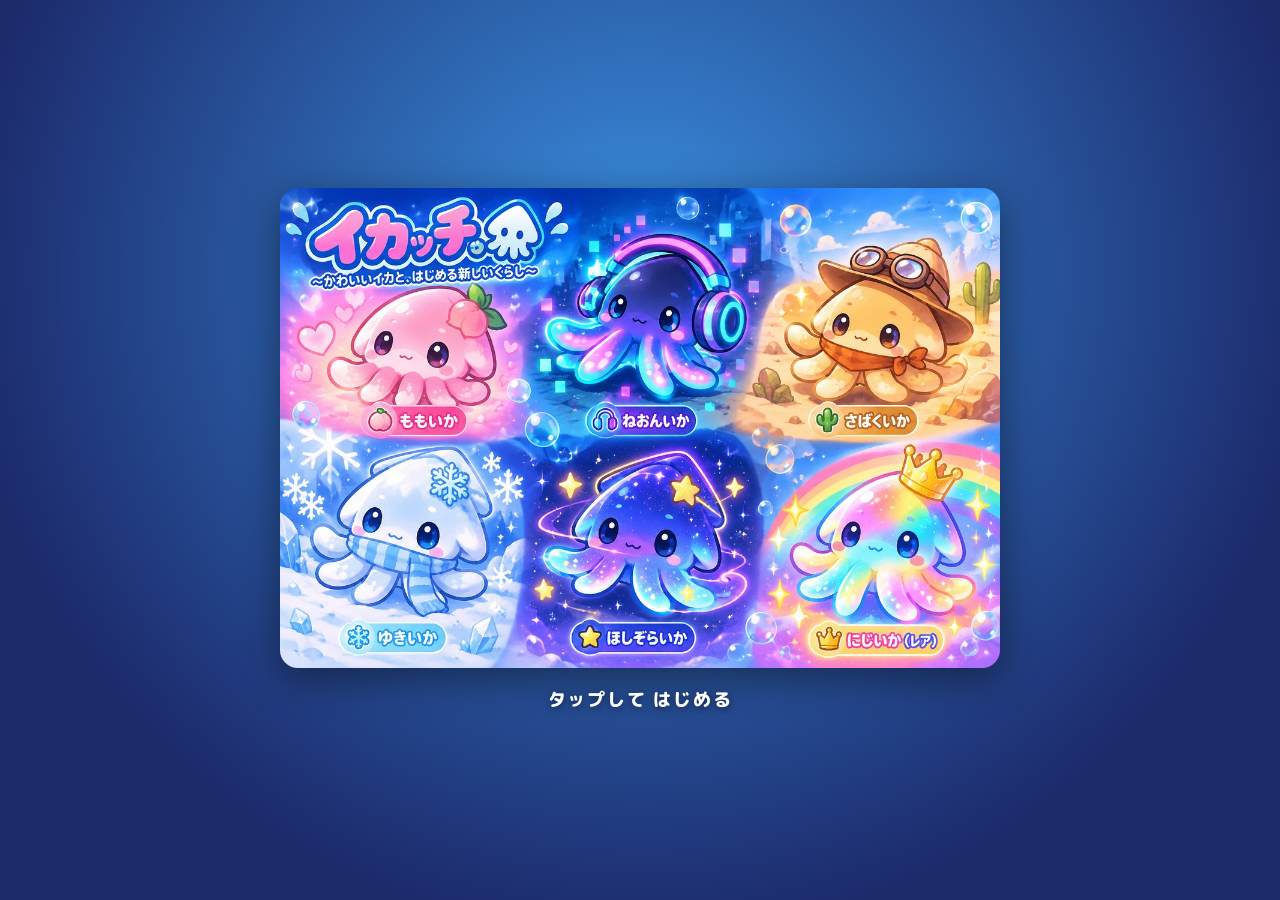
<file: index.html>
<!DOCTYPE html>
<html lang="ja">
<head>
<meta charset="UTF-8">
<meta name="viewport" content="width=device-width, initial-scale=1">
<title>イカッチ</title>
<meta name="description" content="イカの たまごを ふかして そだてる ゲーム">
<meta property="og:title" content="イカッチ 〜かわいいイカと、はじめる新しいくらし〜">
<meta property="og:description" content="イカの たまごを ふかして そだてる ゲーム。むりょう・アカウント不要">
<meta property="og:image" content="https://tomoonoa1439.github.io/ikacchi/img/og.jpg">
<meta property="og:url" content="https://tomoonoa1439.github.io/ikacchi/">
<meta property="og:type" content="website">
<meta name="twitter:card" content="summary_large_image">
<link rel="icon" href="img/favicon.png">
<link rel="apple-touch-icon" href="img/icon180.png">
<link rel="preconnect" href="https://fonts.googleapis.com">
<link href="https://fonts.googleapis.com/css2?family=M+PLUS+Rounded+1c:wght@500;700;800&display=swap" rel="stylesheet">
<link rel="stylesheet" href="css/style.css">
</head>
<body>
<div id="splash" class="splash"><img src="img/keyvisual.jpg" alt="イカッチ"><div class="tap">タップして はじめる</div></div>
<div class="app">
  <header>
    <div class="logo"><i data-ic="squid" data-s="30"></i> イカッチ <small>ver 2.2</small></div>
    <div class="pills">
      <div class="pill boost" id="boost"></div>
      <div class="pill call" id="call"><i data-ic="alert" data-s="14"></i></div>
      <div class="pill" id="weather"></div>
      <div class="pill" id="clock">--:--</div>
      <div class="pill"><i data-ic="shell" data-s="14"></i> <span id="shells">0</span></div>
    </div>
  </header>

  <div class="scene t-day" id="scene">
    <div class="sky"></div>
    <div class="rays"><i></i><i></i><i></i><i></i><i></i></div>
    <div class="stars" id="stars"></div>
    <div class="rainbow"></div>
    <div class="orb"></div>
    <div class="cloud c1"></div><div class="cloud c2"></div>
    <div class="waterline"></div>
    <div class="water"></div>
    <div class="rain" id="rain"></div>
    <div class="weed" style="left:44%;height:46px;animation-delay:-1s"></div>
    <div class="weed" style="left:47%;height:30px;background:#93d39f"></div>
    <div class="weed" style="left:92%;height:56px;animation-delay:-2s"></div>
    <div class="sand"></div>
    <div class="caustic"></div>
    <div id="amb"></div>
    <div id="sparks"></div>
    <div id="bubbles"></div>
    <div id="decor"></div>
    <div class="futon"></div>
    <div class="toilet"><div class="tank"></div><div class="seat"></div><div class="bowl"></div><div class="lbl">トイレ</div></div>
    <div id="messes"></div>
    <div id="visitor"></div>
    <div class="actor" id="actor"></div>
    <button class="vchip" id="vchip"></button>
    <div id="pet"></div>
    <div class="need" id="need"></div>
    <div class="dark" id="dark"></div>
    <div class="zzz" style="left:26%;bottom:40%">Z z</div>
    <div class="say" id="say"></div>
    <div class="pauseov" id="pauseOv"><div class="pbox"><i data-ic="pause" data-s="40"></i><b>ストップちゅう</b><small>じかんが とまっているよ</small><button class="btn" id="resumeBtn"><i data-ic="play" data-s="16"></i> さいかいする</button></div></div>
  </div>

  <div class="card">
    <div class="who"><b id="petName">イカのたまご</b><span id="bond"></span></div>
    <div class="info" id="petInfo"></div>
    <div class="meters" id="meters"></div>
  </div>

  <div class="actions" id="actions"></div>
  <div class="menu" id="menu"></div>

  <div class="foot">
    <button class="mini stop" id="stopBtn"><i data-ic="pause" data-s="12"></i> ストップ</button>
    <button class="mini" id="soundBtn"><i data-ic="sound" data-s="12"></i> おと ON</button>
    <button class="mini" id="moveBtn"><i data-ic="box" data-s="12"></i> ひっこし</button>
  </div>
</div>

<div class="modal-back" id="modalBack"><div class="modal" id="modal"></div></div>

<script type="module" src="js/main.js"></script>
</body>
</html>
</file>
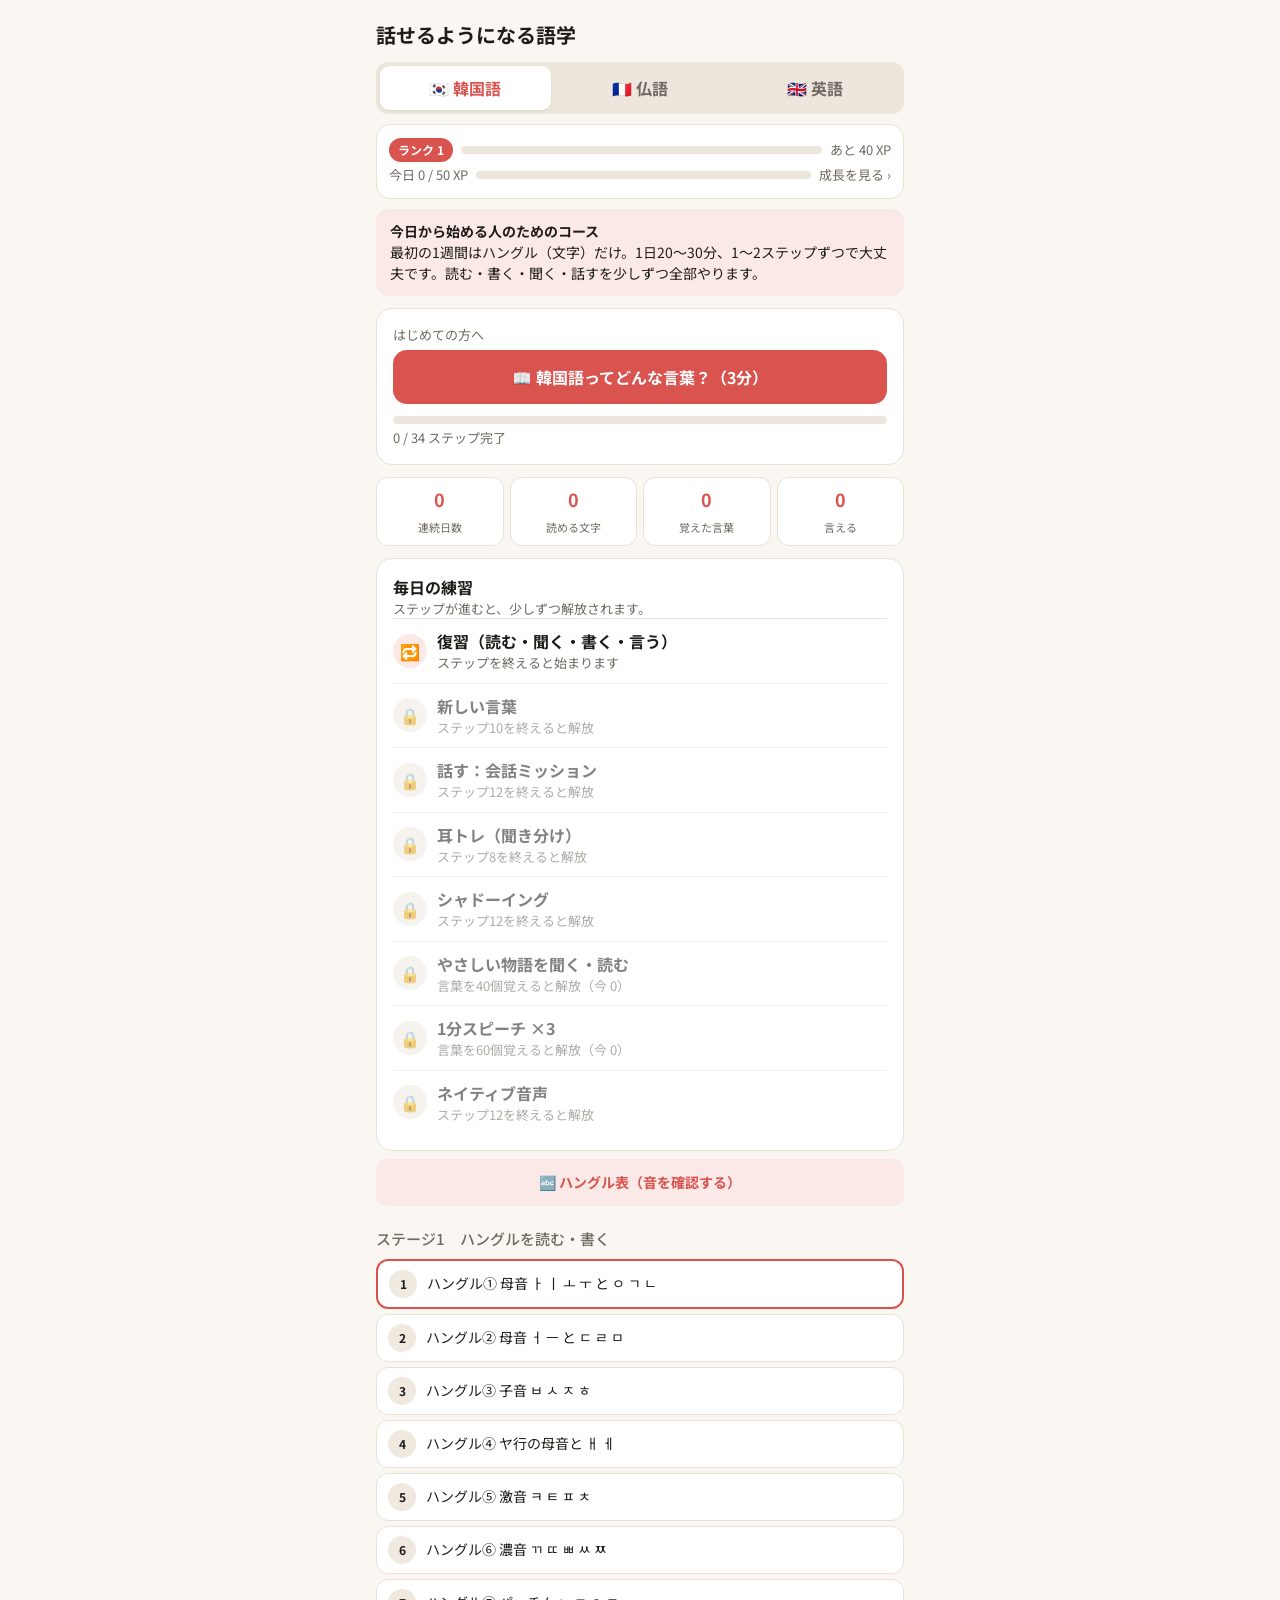
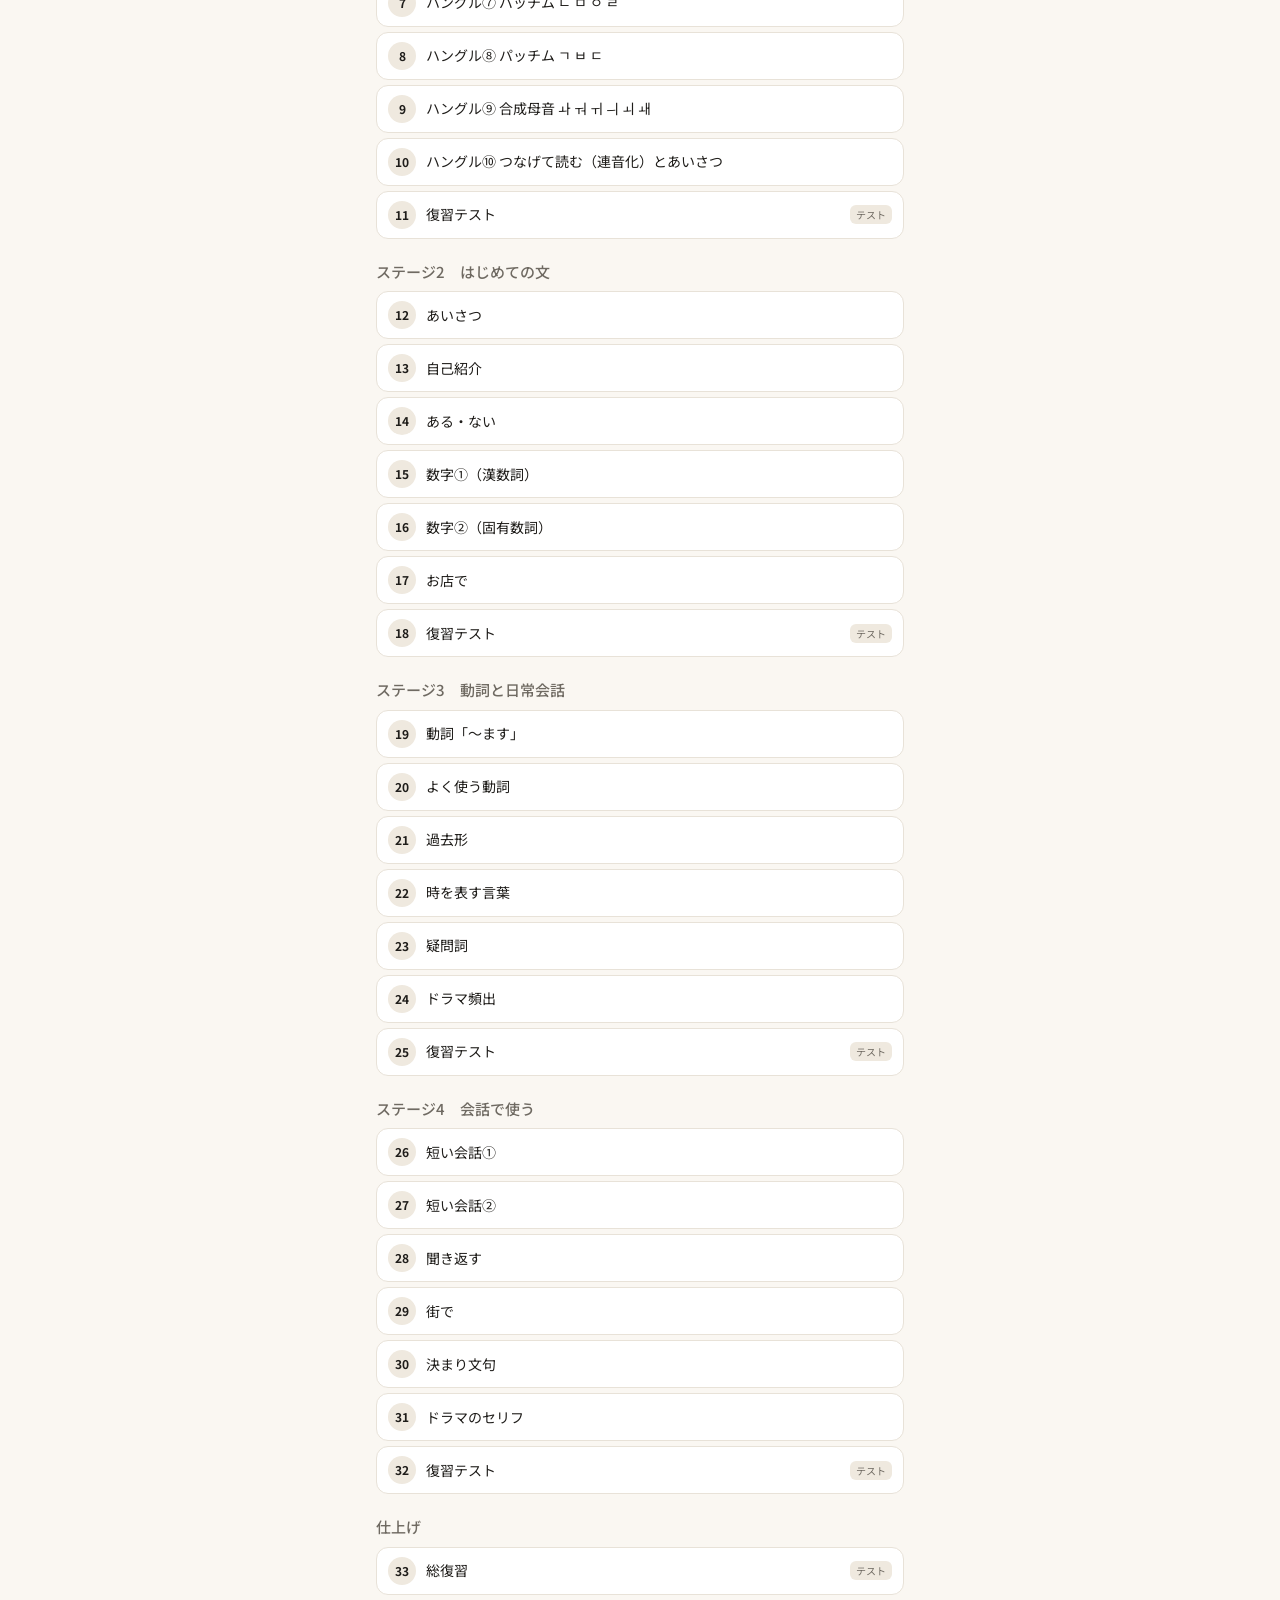
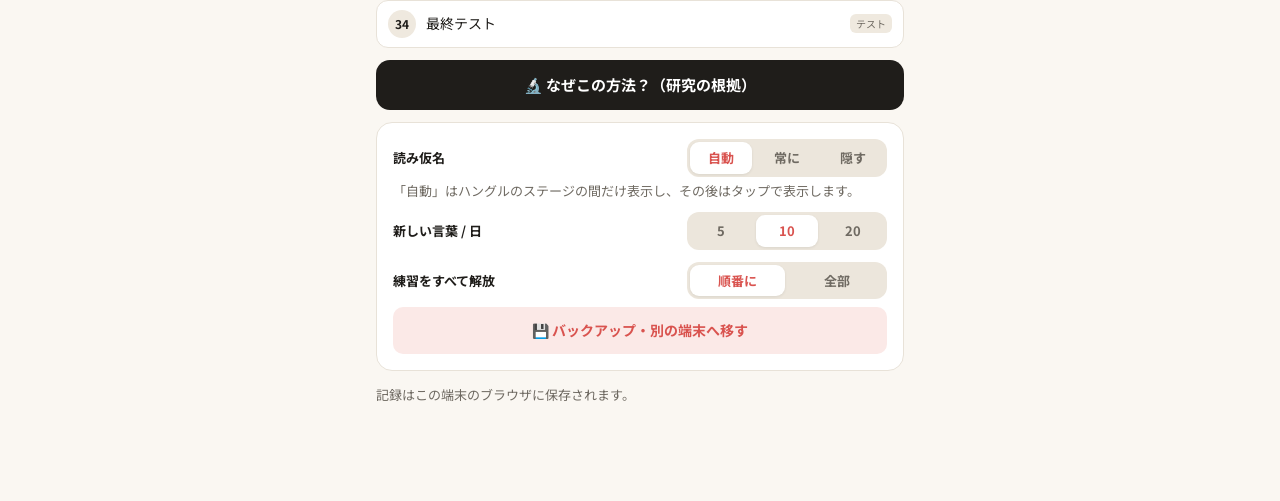
<file: gogaku/index.html>
<!DOCTYPE html>
<html lang="ja">
<head>
<meta charset="UTF-8">
<meta name="viewport" content="width=device-width, initial-scale=1">
<title>話せるようになる語学</title>
<link href="https://fonts.googleapis.com/css2?family=Noto+Sans+JP:wght@400;500;700&family=Noto+Sans+KR:wght@400;700&display=swap" rel="stylesheet">
<style>
:root{--bg:#faf7f2;--card:#fff;--ink:#1f1d1a;--sub:#6f6a62;--line:#e8e2d8;--ac:#d9534f;--ac-soft:#fbe9e7;--ok:#2e8b57;--bad:#c0392b}
body.fr{--ac:#2b5fb8;--ac-soft:#e6eefb}
*{box-sizing:border-box;-webkit-tap-highlight-color:transparent}
body{margin:0;background:var(--bg);color:var(--ink);font-family:"Noto Sans JP","Noto Sans KR",system-ui,sans-serif;line-height:1.5}
.wrap{max-width:560px;margin:0 auto;padding:16px 16px 96px}
h1{font-size:20px;margin:4px 0 12px}
h2{font-size:15px;margin:22px 0 8px;color:var(--sub);font-weight:500}
button{font:inherit;cursor:pointer;border:none}
.seg{display:flex;background:#ece6dc;border-radius:12px;padding:4px;gap:4px}
.seg button{flex:1;padding:10px;border-radius:9px;background:transparent;color:var(--sub);font-weight:700}
.seg button.on{background:var(--card);color:var(--ac);box-shadow:0 1px 3px rgba(0,0,0,.08)}
.card{background:var(--card);border:1px solid var(--line);border-radius:16px;padding:16px;margin-top:12px}
.bar{height:8px;background:#ece6dc;border-radius:99px;overflow:hidden;margin:8px 0 4px}
.bar i{display:block;height:100%;background:var(--ac);border-radius:99px;transition:width .3s}
.small{font-size:13px;color:var(--sub)}
.big-btn{display:block;width:100%;padding:15px;border-radius:14px;background:var(--ac);color:#fff;font-weight:700;font-size:16px;margin-top:12px}
.ghost{background:var(--ac-soft);color:var(--ac);padding:9px 13px;border-radius:10px;font-weight:700;font-size:14px}
.grid{display:grid;grid-template-columns:repeat(7,1fr);gap:6px}
.day{aspect-ratio:1;border-radius:10px;background:var(--card);border:1px solid var(--line);font-weight:700;font-size:14px;color:var(--ink);position:relative}
.day.rv{background:#f3efe7;color:var(--sub)}
.day.done{background:var(--ac);color:#fff;border-color:var(--ac)}
.day.next{outline:2px solid var(--ac);outline-offset:1px}
.wk{display:flex;justify-content:space-between;align-items:baseline}
.routine li{margin:4px 0}
.routine{padding-left:18px;margin:6px 0 0}
.top{display:flex;align-items:center;gap:10px;margin-bottom:6px}
.back{background:none;color:var(--ac);font-weight:700;padding:6px 0;font-size:15px}
.tip{background:var(--ac-soft);border-radius:12px;padding:12px 14px;font-size:14px;margin-top:10px}
.tools{display:flex;gap:8px;flex-wrap:wrap;margin-top:12px}
.item{display:flex;align-items:center;gap:12px;background:var(--card);border:1px solid var(--line);border-radius:14px;padding:12px 14px;margin-top:8px}
.item .tx{flex:1;min-width:0}
.item .t{font-size:22px;font-weight:700;word-break:break-word}
.item .r{color:var(--ac);font-size:15px;font-weight:500}
.item .r.hid{color:transparent;background:#efe9df;border-radius:6px;user-select:none}
.item .m{color:var(--sub);font-size:14px}
.spk{width:44px;height:44px;border-radius:50%;background:var(--ac-soft);color:var(--ac);font-size:19px;flex:none}
.opts{display:grid;gap:8px;margin-top:14px}
.opt{padding:14px;border-radius:12px;background:var(--card);border:1.5px solid var(--line);text-align:left;font-size:15px;color:var(--ink)}
.opt.ok{border-color:var(--ok);background:#e8f5ee}
.opt.ng{border-color:var(--bad);background:#fbeaea}
.qbig{text-align:center;padding:26px 10px}
.qbig .spk{width:76px;height:76px;font-size:32px}
.reveal{font-size:24px;font-weight:700;margin-top:12px;min-height:34px}
.reveal .r{display:block;font-size:15px;color:var(--ac);font-weight:500}
#toast{position:fixed;left:50%;bottom:24px;transform:translateX(-50%);background:#1f1d1a;color:#fff;padding:10px 16px;border-radius:10px;font-size:14px;opacity:0;transition:opacity .25s;pointer-events:none;max-width:90%;text-align:center}
#toast.show{opacity:1}
.score{font-size:44px;font-weight:700;color:var(--ac);text-align:center}
.item{align-items:flex-start}
.item .spk{margin-top:4px}
.exbtn{background:none;color:var(--ac);font-weight:700;font-size:13px;padding:6px 0 0}
.exwrap{display:none}.exwrap.open{display:block}
.ex{margin-top:8px}
.exh{font-size:12px;font-weight:700;color:var(--sub);margin:10px 0 4px}
.parts{display:flex;flex-wrap:wrap;gap:6px}
.part{background:var(--ac-soft);border-radius:10px;padding:6px 10px;display:flex;flex-direction:column;line-height:1.3}
.part b{font-size:16px}.part span{font-size:12px;color:var(--ac)}.part i{font-style:normal;font-size:12px;color:var(--ink)}
.note{font-size:14px;background:#f6f2ea;border-radius:10px;padding:8px 10px}
.exl{display:flex;gap:10px;align-items:center;margin-top:6px}
.exl b{font-size:15px}.exl .r2{font-size:13px;color:var(--ac)}.exl .m{font-size:13px;color:var(--sub)}
.spk.s{width:34px;height:34px;font-size:15px}
.stats{display:grid;grid-template-columns:repeat(4,1fr);gap:6px;margin-top:12px}
.stats div{background:var(--card);border:1px solid var(--line);border-radius:12px;padding:8px 4px;text-align:center}
.stats b{display:block;font-size:18px;color:var(--ac)}.stats span{font-size:11px;color:var(--sub)}
.task{display:flex;align-items:center;gap:10px;padding:10px 0;border-top:1px solid var(--line)}
.task:first-of-type{margin-top:8px}
.ti{width:34px;height:34px;border-radius:50%;background:var(--ac-soft);display:flex;align-items:center;justify-content:center;flex:none}
.tdone .ti{background:var(--ac);color:#fff;font-weight:700}
.tdone .tb b{color:var(--sub);text-decoration:line-through}
.tb{flex:1;min-width:0}
.plus{display:flex;gap:4px}.plus button{background:var(--ac-soft);color:var(--ac);font-weight:700;border-radius:8px;padding:8px 9px;font-size:13px}
.res{display:block;padding:11px 12px;margin-top:6px;border-radius:10px;background:#f6f2ea;color:var(--ink);text-decoration:none;font-size:14px}
.seg.mini{width:200px;padding:3px}.seg.mini button{padding:6px}
.wide{width:100%;margin-top:8px;padding:13px}
.opt.idk{text-align:center;color:var(--sub);background:transparent;border-style:dashed}
.phase{font-weight:700;font-size:16px;padding:8px 14px;border-radius:99px;display:inline-block;background:var(--ac-soft);color:var(--ac)}
.phase.say{background:var(--ac);color:#fff}
.core{font-size:10px;background:var(--ac);color:#fff;border-radius:6px;padding:1px 5px;margin-left:4px;vertical-align:2px}
.plan{background:var(--card);border:1px solid var(--line);border-radius:14px;padding:10px 12px;margin-top:12px;font-size:14px}
.lnk{background:none;color:var(--ac);font-weight:700;font-size:13px;padding:4px 0}
.inp{width:100%;font:inherit;font-size:16px;padding:11px 12px;border:1.5px solid var(--line);border-radius:12px;background:#fff;color:var(--ink)}
.inrow{display:flex;gap:6px;align-items:center;margin-top:10px}
.inrow.sticky{position:sticky;bottom:0;background:var(--bg);padding:8px 0 10px}
.mic{width:46px;height:46px;border-radius:50%;background:var(--ac-soft);font-size:18px;flex:none}.mic.on{background:var(--bad);color:#fff}
.send{background:var(--ac);color:#fff;font-weight:700;border-radius:12px;padding:12px 14px;flex:none}.send:disabled{opacity:.5}
.cando{padding:7px 0;border-top:1px solid var(--line);font-size:14px}.cando:first-of-type{margin-top:6px}.cando.ok{font-weight:700}
.sci{display:block;width:100%;margin-top:12px;padding:14px;border-radius:14px;background:var(--ink);color:#fff;font-weight:700;font-size:15px}
.kind{font-size:12px;font-weight:700;color:var(--ac);margin-bottom:8px}
.pm{font-size:22px;font-weight:700;margin:12px 0 4px}
.rate{display:grid;grid-template-columns:repeat(4,1fr);gap:6px;margin-top:8px}
.rate button{padding:12px 4px;border-radius:12px;font-weight:700;font-size:14px;color:#fff;display:flex;flex-direction:column;align-items:center;gap:2px}
.rate button span{font-size:11px;font-weight:400;opacity:.9}
.r1{background:#c0392b}.r2{background:#d68910}.r3{background:#2e8b57}.r4{background:#2b5fb8}
.setb{display:block;width:100%;text-align:left;background:var(--card);border:1px solid var(--line);border-radius:14px;padding:13px 14px;margin-top:8px;color:var(--ink)}
.setb b{display:block;font-size:15px}.setb .small{display:block;margin-top:3px}.acc{display:inline-block;margin-top:6px;font-size:12px;font-weight:700;color:var(--ac)}
.goals{display:flex;flex-wrap:wrap;gap:6px;margin:6px 0 4px}.goals span{font-size:12px;background:#efe9df;border-radius:99px;padding:4px 9px}.goals .gd{background:#e8f5ee;color:var(--ok);font-weight:700}
.chat{margin-top:8px}
.bub{max-width:88%;border-radius:16px;padding:10px 12px;margin-top:8px;font-size:15px}
.bub.ai{background:var(--card);border:1px solid var(--line);border-top-left-radius:4px}
.bub.me{background:var(--ac);color:#fff;margin-left:auto;border-top-right-radius:4px}
.bub .bt{font-size:17px;font-weight:500}.bub .br{font-size:12px;color:var(--ac)}.bub .bm{font-size:13px;color:var(--sub);margin-top:2px}
.typing{color:var(--sub)}
.fb{margin:6px 0 0 auto;max-width:92%;border-radius:12px;padding:9px 11px;font-size:13px}
.fb.err{background:#fff4e0;border:1px solid #f0c27a}.fb.ok{background:#e8f5ee;color:var(--ok)}.fb.help{background:#eef3fb;border:1px solid #c9d8f0}
.fbr{margin-top:6px}
.ghost.s{padding:6px 10px;font-size:12px}
.sugg{display:flex;gap:6px;overflow-x:auto;margin-top:10px}.sugg button{flex:1;min-width:130px;text-align:left;background:var(--card);border:1px dashed var(--ac);border-radius:12px;padding:8px 10px;color:var(--ink)}
.sugg b{display:block;font-size:14px}.sugg span{font-size:11px;color:var(--sub)}
.timer{font-size:64px;font-weight:700;color:var(--ac);line-height:1}.timer span{font-size:18px;margin-left:4px}.timer.run{color:var(--bad)}
.hero .big-btn{margin-top:6px}.big-btn.alt{background:var(--ink)}
.path{display:grid;gap:5px}
.urow{display:flex;align-items:center;gap:10px;background:var(--card);border:1px solid var(--line);border-radius:12px;padding:9px 11px;text-align:left;color:var(--ink)}
.urow .un{width:28px;height:28px;border-radius:50%;background:#efe9df;display:flex;align-items:center;justify-content:center;font-size:12px;font-weight:700;flex:none}
.urow .ut{flex:1;font-size:14px}.urow.done .un{background:var(--ac);color:#fff}.urow.done .ut{color:var(--sub)}.urow.next{border-color:var(--ac);border-width:2px}
.tag{font-size:10px;background:#efe9df;border-radius:6px;padding:2px 6px;color:var(--sub)}
.task.locked{opacity:.55}.task.locked .ti{background:#efe9df}
.jbig{font-size:72px;font-weight:700;line-height:1.2;font-family:"Noto Sans KR",sans-serif}
.jm{font-size:34px;font-weight:700;width:48px;text-align:center;flex:none;font-family:"Noto Sans KR",sans-serif}
.cv{display:block;margin:8px auto 0;width:220px;height:220px;border:2px dashed var(--line);border-radius:16px;background:#fff;touch-action:none}
.opts.grid2{grid-template-columns:1fr 1fr}.opts.grid2 .opt{text-align:center;padding:16px 8px}.ob{font-size:30px;font-weight:700;font-family:"Noto Sans KR",sans-serif}
.wout{min-height:52px;border-bottom:2px solid var(--line);margin:12px 0 10px;display:flex;flex-wrap:wrap;gap:6px;align-items:center;justify-content:center;padding-bottom:8px}
.wout.big{font-size:40px;font-weight:700;font-family:"Noto Sans KR",sans-serif}
.tiles{display:flex;flex-wrap:wrap;gap:7px;justify-content:center}
.tile{background:var(--card);border:1.5px solid var(--line);border-bottom-width:3px;border-radius:11px;padding:10px 13px;font-size:17px;color:var(--ink);font-weight:500}
.tile.jm{width:auto;min-width:48px;font-size:24px}.tile.on{border-color:var(--ac);background:var(--ac-soft)}.tile.used{opacity:.25}.tile.bs{background:#efe9df}
.kb{margin-top:8px}.kr{display:flex;gap:4px;justify-content:center;margin-top:4px}
.kr button{flex:1;max-width:46px;padding:9px 0;border-radius:8px;background:var(--card);border:1px solid var(--line);font-size:19px;color:var(--ink);font-family:"Noto Sans KR",sans-serif}
.kr .wide2{max-width:none;flex:3;font-size:13px}.kr .bs{background:#efe9df}
.res2{margin-top:12px;font-weight:700}.res2.ok{color:var(--ok)}.res2.ng{color:var(--bad)}.res2 .reveal{color:var(--ink)}
.rate.two{grid-template-columns:1fr 1fr}
.chart{display:grid;grid-template-columns:repeat(4,1fr);gap:6px}
.chart button{background:var(--card);border:1px solid var(--line);border-radius:12px;padding:8px 2px;color:var(--ink)}
.chart b{display:block;font-size:26px;font-family:"Noto Sans KR",sans-serif}.chart span{font-size:11px;color:var(--sub)}.chart .dim{opacity:.4}
.psg{padding:6px 14px}
.sen{padding:9px 0;border-bottom:1px solid var(--line);font-size:17px;line-height:1.75}.sen:last-child{border-bottom:none}
.w{cursor:pointer;border-radius:4px}.w.g{border-bottom:1.5px dotted var(--ac)}.w.sel{background:var(--ac);color:#fff}
.sb{white-space:nowrap}.sb button{background:#f3efe7;border-radius:8px;padding:2px 7px;font-size:12px;color:var(--sub);margin-left:4px}
.tr{font-size:14px;color:var(--sub);line-height:1.6;margin-top:3px}
.gl{background:var(--ac-soft);border-radius:12px;padding:10px 12px;margin-top:8px;font-size:15px;line-height:1.5}
body.en{--ac:#1f7a5c;--ac-soft:#e3f3ec}
.xpc{display:block;width:100%;background:var(--card);border:1px solid var(--line);border-radius:14px;padding:10px 12px;margin-top:10px;text-align:left;color:var(--ink)}
.xr{display:flex;align-items:center;gap:8px;margin:3px 0}.lvb{background:var(--ac);color:#fff;font-weight:700;font-size:12px;border-radius:99px;padding:3px 9px;white-space:nowrap}
.xpbar{flex:1;height:8px;background:#ece6dc;border-radius:99px;overflow:hidden}.xpbar i{display:block;height:100%;background:var(--ac);border-radius:99px;transition:width .5s}.xpbar.day i{background:#d68910}
.gain{font-size:13px;font-weight:700;color:var(--ok);margin-top:4px}
.xpgain{text-align:center;font-weight:700;color:#d68910;margin-top:10px;font-size:17px}
.combo{background:#fff1dc;color:#c26a00;font-weight:700;font-size:13px;border-radius:99px;padding:2px 9px;margin-left:auto;animation:pop .3s}
@keyframes pop{0%{transform:scale(.5)}70%{transform:scale(1.25)}100%{transform:scale(1)}}
.opt.ok{animation:pop .3s}
#cel{position:fixed;inset:0;background:rgba(0,0,0,.45);display:none;align-items:center;justify-content:center;z-index:50;padding:24px}#cel.show{display:flex}
.celbox{background:#fff;border-radius:20px;padding:26px 22px 20px;text-align:center;max-width:320px;width:100%;position:relative;animation:pop .35s}.celbox b{font-size:17px;display:block}.celr{margin:8px 0}.celbox .big-btn{margin-top:14px}.celi{font-size:56px;line-height:1.1}
.conf{position:absolute;inset:0;overflow:hidden;pointer-events:none}.conf i{position:absolute;top:-12px;width:9px;height:14px;border-radius:2px;animation:fall linear forwards}
@keyframes fall{to{transform:translateY(105vh) rotate(540deg)}}
.chartb{display:flex;align-items:flex-end;gap:4px;height:90px;margin:10px 0 4px}.cb{flex:1;height:100%;display:flex;flex-direction:column;justify-content:flex-end;align-items:center}
.cb i{display:block;width:100%;background:#e6dfd3;border-radius:4px 4px 0 0}.cb i.hit{background:var(--ac)}.cb span{font-size:9px;color:var(--sub);margin-top:2px}
.bgrid{display:grid;grid-template-columns:repeat(3,1fr);gap:6px;margin-top:8px}.bd{border:1px solid var(--line);border-radius:12px;padding:8px 4px;text-align:center;opacity:.45}
.bd.on{opacity:1;background:var(--ac-soft);border-color:var(--ac)}.bd .bi{font-size:26px}.bd b{display:block;font-size:12px}.bd span{font-size:10px;color:var(--sub);display:block;line-height:1.3}
</style>
</head>
<body>
<div class="wrap" id="app"></div>
<div id="toast"></div>
<script>
const RAW = {
ko:{name:'韓国語',lang:'ko-KR',min:'約70分',routine:['朝 30分：その日のDayを学ぶ（読む＋🔊で真似する）','移動中 20分：「全部再生」で聞き流し（前日分も）','夜 20分：聞き取りクイズ＋声に出してシャドーイング'],
days:[
['母音①','ハングルは「子音＋母音」で1文字。ㅇは音のない子音なので、아＝ア。今日は基本の母音10個。オ・ウが2種類ずつあるのがポイント。',`아|ア|ㅏ 口を大きく「ア」
야|ヤ|ㅑ「ヤ」
어|オ|ㅓ 口を大きく開けた「オ」
여|ヨ|ㅕ 口を開けた「ヨ」
오|オ|ㅗ 唇を丸めた「オ」
요|ヨ|ㅛ 唇を丸めた「ヨ」
우|ウ|ㅜ 唇を突き出す「ウ」
유|ユ|ㅠ「ユ」
으|ウ|ㅡ 口を横に引く「ウ」
이|イ|ㅣ「イ」`],
['子音①','基本の子音10個。ㄱㄷㅂㅈは語頭で清音（カタパチャ）、語中で濁音（ガダバジャ）になりやすい。',`가|カ/ガ|ㄱ
나|ナ|ㄴ
다|タ/ダ|ㄷ
라|ラ|ㄹ
마|マ|ㅁ
바|パ/バ|ㅂ
사|サ|ㅅ
자|チャ/ジャ|ㅈ
하|ハ|ㅎ
아|ア|ㅇ（音なし）`],
['激音と濃音','激音（ㅊㅋㅌㅍ）は息を強く出す。濃音（ㄲㄸㅃㅆㅉ）は「ッ」を前に付けるように喉を詰める。',`차|チャ|ㅊ 息を強く
카|カ|ㅋ 息を強く
타|タ|ㅌ 息を強く
파|パ|ㅍ 息を強く
까|ッカ|ㄲ 詰まった音
따|ッタ|ㄸ 詰まった音
빠|ッパ|ㅃ 詰まった音
싸|ッサ|ㅆ 詰まった音
짜|ッチャ|ㅉ 詰まった音`],
['合成母音','母音の組み合わせ。애と에は今の発音ではほぼ同じ「エ」でOK。',`애|エ|ㅐ
에|エ|ㅔ
와|ワ|ㅘ（ㅗ＋ㅏ）
워|ウォ|ㅝ（ㅜ＋ㅓ）
위|ウィ|ㅟ
의|ウィ|ㅢ
왜|ウェ|ㅙ`],
['パッチム','文字の下に付く子音＝パッチム。日本語にない「ク・プ・ッ」で止める音。ㄴ（ン）とㅇ（ング）の違いに注意。',`각|カク|ㄱ パッチム：クで止める
간|カン|ㄴ パッチム：舌を上につけるン
갈|カル|ㄹ パッチム：舌を軽く上につける
감|カム|ㅁ パッチム：口を閉じるン
갑|カプ|ㅂ パッチム：口を閉じてプで止める
강|カン(グ)|ㅇ パッチム：鼻に抜けるン
갓|カッ|ㅅ パッチム：ッで止める`],
['単語を読む','ここまでの文字で単語が読める！外来語は日本語と近いので読みやすい。',`우유|ウユ|牛乳
커피|コピ|コーヒー
바나나|パナナ|バナナ
라면|ラミョン|ラーメン
김치|キムチ|キムチ
서울|ソウル|ソウル
한국|ハングク|韓国
사랑|サラン|愛`],
null,
['あいさつ','丁寧な「〜ハムニダ」と、やわらかい「〜ヨ」がある。日常は「〜ヨ」で十分。',`안녕하세요|アンニョンハセヨ|こんにちは
감사합니다|カムサハムニダ|ありがとうございます
고마워요|コマウォヨ|ありがとう（やわらかめ）
죄송합니다|チェソンハムニダ|申し訳ありません
괜찮아요|クェンチャナヨ|大丈夫です
안녕히 가세요|アンニョンヒ ガセヨ|さようなら（去る人へ）`],
['自己紹介','저는＝私は（는＝「は」）。〜예요/이에요＝〜です。',`저는|チョヌン|私は
이름이 뭐예요?|イルミ ムォエヨ|お名前は何ですか？
저는 민수예요|チョヌン ミンスエヨ|私はミンスです
일본 사람이에요|イルボン サラミエヨ|日本人です
학생이에요|ハクセンイエヨ|学生です
만나서 반가워요|マンナソ パンガウォヨ|会えてうれしいです`],
['ある・ない','있어요＝あります/います、없어요＝ありません。語尾を上げれば疑問文。',`네|ネ|はい
아니요|アニヨ|いいえ
있어요|イッソヨ|あります・います
없어요|オプソヨ|ありません・いません
시간 있어요?|シガン イッソヨ|時間ありますか？
돈이 없어요|トニ オプソヨ|お金がありません`],
['数字①（漢数詞）','日本語の「イチ・ニ・サン」に近い数え方。値段・日付・電話番号で使う。',`일|イル|1
이|イ|2
삼|サム|3
사|サ|4
오|オ|5
육|ユク|6
칠|チル|7
팔|パル|8
구|ク|9
십|シプ|10`],
['数字②（固有数詞）','「ひとつ・ふたつ」にあたる数え方。時間（〜時）や個数で使う。',`하나|ハナ|ひとつ
둘|トゥル|ふたつ
셋|セッ|みっつ
넷|ネッ|よっつ
다섯|タソッ|いつつ
여섯|ヨソッ|むっつ
일곱|イルゴプ|ななつ
여덟|ヨドル|やっつ
아홉|アホプ|ここのつ
열|ヨル|とお`],
['お店で','旅行でそのまま使えるフレーズ。〜주세요＝〜ください。',`이거 주세요|イゴ ジュセヨ|これください
얼마예요?|オルマエヨ|いくらですか？
물|ムル|水
맛있어요|マシッソヨ|おいしいです
화장실 어디예요?|ファジャンシル オディエヨ|トイレはどこですか？
카드 돼요?|カドゥ ドェヨ|カード使えますか？`],
null,
['動詞「〜ます」','〜요を付けると丁寧な「〜ます」。ここから読み仮名は「タップで表示」に切り替わります。',`가요|カヨ|行きます
와요|ワヨ|来ます
먹어요|モゴヨ|食べます
마셔요|マショヨ|飲みます
봐요|プァヨ|見ます
해요|ヘヨ|します`],
['よく使う動詞','〜해요（〜します）は「공부＝勉強」のように漢字語＋하다で作れる。',`좋아해요|チョアヘヨ|好きです
알아요|アラヨ|知っています
몰라요|モルラヨ|知りません・わかりません
공부해요|コンブヘヨ|勉強します
일해요|イレヨ|働きます
자요|チャヨ|寝ます`],
['過去形','〜ッソヨ（았어요/었어요）で「〜しました」。ドラマで頻出の音。',`갔어요|カッソヨ|行きました
먹었어요|モゴッソヨ|食べました
봤어요|プァッソヨ|見ました
했어요|ヘッソヨ|しました
재미있었어요|チェミイッソッソヨ|おもしろかったです
피곤했어요|ピゴネッソヨ|疲れました`],
['時を表す言葉','文の最初に置けばOK。語順は日本語と同じ。',`오늘|オヌル|今日
내일|ネイル|明日
어제|オジェ|昨日
지금|チグム|今
아침|アチム|朝・朝ごはん
저녁|チョニョク|夕方・夕ごはん`],
['疑問詞','5W1H。聞き取れると会話の流れがつかめる。',`뭐|ムォ|何
어디|オディ|どこ
언제|オンジェ|いつ
누구|ヌグ|誰
왜|ウェ|なぜ
어떻게|オットッケ|どうやって`],
['ドラマ頻出','友達同士のくだけた言い方（パンマル）。ドラマでよく聞こえる。',`진짜?|チンチャ|本当？
대박|テバク|すごい・やばい
잠깐만|チャムカンマン|ちょっと待って
어떡해|オットケ|どうしよう
미안해|ミアネ|ごめん
보고 싶어|ポゴ シポ|会いたい`],
null,
['短い会話①','ここからは文で聞く練習。まず🔊で聞いて意味を想像→答えを見る。',`어디 가요?|オディ ガヨ|どこに行きますか？
학교에 가요|ハッキョエ ガヨ|学校に行きます
뭐 먹을래요?|ムォ モグルレヨ|何を食べますか？
같이 가요|カチ ガヨ|一緒に行きましょう
좋아요|チョアヨ|いいですね`],
['短い会話②','〜를/을＝「〜を」、〜가/이＝「〜が」。',`주말에 뭐 했어요?|チュマレ ムォ ヘッソヨ|週末何をしましたか？
친구를 만났어요|チングルル マンナッソヨ|友達に会いました
영화를 봤어요|ヨンファルル プァッソヨ|映画を見ました
날씨가 좋아요|ナルシガ チョアヨ|天気がいいです
비가 와요|ピガ ワヨ|雨が降っています`],
['聞き返す','聞き取れないときに使う。会話を続けるための大事なフレーズ。',`천천히 말해 주세요|チョンチョニ マレ ジュセヨ|ゆっくり話してください
다시 한 번 말해 주세요|タシ ハン ボン マレ ジュセヨ|もう一度言ってください
잘 모르겠어요|チャル モルゲッソヨ|よくわかりません
한국어 조금 해요|ハングゴ チョグム ヘヨ|韓国語を少し話せます
무슨 뜻이에요?|ムスン トゥシエヨ|どういう意味ですか？`],
['街で','時間は固有数詞（세＝3）＋시。',`배고파요|ペゴパヨ|お腹がすきました
너무 비싸요|ノム ピッサヨ|高すぎます
몇 시예요?|ミョッ シエヨ|何時ですか？
세 시예요|セ シエヨ|3時です
지하철역이 어디예요?|チハチョルリョギ オディエヨ|地下鉄の駅はどこですか？`],
['決まり文句','食事・仕事の場面の定番。',`생일 축하해요|センイル チュカヘヨ|誕生日おめでとう
수고하셨습니다|スゴハショッスムニダ|お疲れさまでした
잘 먹겠습니다|チャル モッケッスムニダ|いただきます
잘 먹었습니다|チャル モゴッスムニダ|ごちそうさまでした
화이팅|ファイティン|がんばれ`],
['ドラマのセリフ','感情のこもったセリフ。ドラマを観ながら探してみよう。',`사랑해요|サランヘヨ|愛しています
괜찮아?|クェンチャナ|大丈夫？
왜 그래?|ウェ グレ|どうしたの？
그만해|クマネ|やめて
가지 마|カジ マ|行かないで`],
null,null,null]},
fr:{name:'フランス語',lang:'fr-FR',min:'約50分',routine:['朝 10分：前日分を🔊で聞き直す','移動中 10分：「全部再生」で聞き流し','夜 30分：その日のDayを学ぶ＋聞き取りクイズ'],
days:[
['発音のルール','フランス語は綴りと音のルールがほぼ決まっている。まず「語末の子音は読まない」と母音の組み合わせを覚えよう。',`Paris|パリ|パリ（語末のsは読まない）
vous|ヴ|あなた（ou＝ウ）
lait|レ|牛乳（ai＝エ）
eau|オ|水（eau＝オ）
bon|ボン|良い（on＝鼻に抜けるオン）
enfant|アンファン|子ども（an/en＝アン）
tu|テュ|君（u＝唇を丸めてイ）
moi|ムワ|私（oi＝ワ）`],
['あいさつ','お店に入るときも Bonjour が基本マナー。',`Bonjour|ボンジュール|こんにちは
Bonsoir|ボンソワール|こんばんは
Salut|サリュ|やあ（友達に）
Au revoir|オ ルヴォワール|さようなら
Merci|メルスィ|ありがとう
Merci beaucoup|メルスィ ボク|どうもありがとう
S'il vous plaît|スィル ヴ プレ|お願いします
Pardon|パルドン|すみません`],
['数字 1〜10','値段や時間を聞き取る基本。',`un|アン|1
deux|ドゥ|2
trois|トロワ|3
quatre|キャトル|4
cinq|サンク|5
six|スィス|6
sept|セット|7
huit|ユイット|8
neuf|ヌフ|9
dix|ディス|10`],
['返事','会話でよく使う短い返事。',`Oui|ウィ|はい
Non|ノン|いいえ
D'accord|ダコール|OK・わかった
Je ne sais pas|ジュ ヌ セ パ|わかりません（知らない）
Je comprends|ジュ コンプラン|わかります
Pas de problème|パ ドゥ プロブレム|問題ないよ`],
['英語と同じ単語','英語と綴りは同じでも発音はフランス語式。hは読まない。',`restaurant|レストラン|レストラン
hôtel|オテル|ホテル
important|アンポルタン|大切な
possible|ポスィーブル|可能な
question|ケスティオン|質問
table|ターブル|テーブル
chocolat|ショコラ|チョコレート
police|ポリス|警察`],
['自己紹介','女性は Enchantée / japonaise（音はアンシャンテ／ジャポネーズ）。',`Je m'appelle Yuki|ジュ マペル ユキ|私の名前はユキです
Je suis japonais|ジュ スュイ ジャポネ|日本人です（女性は japonaise ジャポネーズ）
Enchanté|アンシャンテ|はじめまして
Comment allez-vous ?|コマン タレ ヴ|お元気ですか？
Ça va ?|サ ヴァ|元気？
Ça va bien|サ ヴァ ビヤン|元気です`],
null,
['être（〜である）','一番大事な動詞。主語で形が変わる。',`je suis|ジュ スュイ|私は〜です
tu es|テュ エ|君は〜です
il est|イレ|彼は〜です
elle est|エレ|彼女は〜です
nous sommes|ヌ ソム|私たちは〜です
vous êtes|ヴ ゼット|あなたは〜です`],
['avoir（持つ）','「お腹がすいた」「〜歳」も avoir で言う。',`j'ai|ジェ|私は持っている
tu as|テュ ア|君は持っている
il a|イラ|彼は持っている
vous avez|ヴ ザヴェ|あなたは持っている
J'ai faim|ジェ ファン|お腹がすいた
J'ai vingt ans|ジェ ヴァン タン|20歳です`],
['男性名詞・女性名詞','名詞には性別がある。le/un＝男性、la/une＝女性、les＝複数。',`le garçon|ル ガルソン|男の子（男性名詞）
la fille|ラ フィーユ|女の子（女性名詞）
un livre|アン リーヴル|1冊の本（男性）
une maison|ユヌ メゾン|1軒の家（女性）
les amis|レ ザミ|友達たち（複数）
le café|ル カフェ|コーヒー・カフェ`],
['数字 11〜100','ここまで覚えれば値段がだいたい聞き取れる。',`onze|オンズ|11
douze|ドゥーズ|12
quinze|カンズ|15
vingt|ヴァン|20
trente|トラント|30
cinquante|サンカント|50
cent|サン|100`],
['お店で','Je voudrais＝〜が欲しいのですが（丁寧）。',`Je voudrais un croissant|ジュ ヴドレ アン クロワッサン|クロワッサンをください
C'est combien ?|セ コンビヤン|いくらですか？
de l'eau|ドゥ ロ|水
L'addition, s'il vous plaît|ラディスィオン スィル ヴ プレ|お会計お願いします
Où sont les toilettes ?|ウ ソン レ トワレット|トイレはどこですか？`],
['好き・感想','C\'est〜＝それは〜だ。感想が言える。',`J'aime|ジェーム|好き
Je n'aime pas|ジュ ネーム パ|好きではない
J'adore|ジャドール|大好き
C'est bon|セ ボン|おいしい
C'est cher|セ シェール|高い
C'est joli|セ ジョリ|きれい・かわいい`],
null,
['-er 動詞','原形が -er で終わる動詞は活用が規則的。je parle も「パルル」で語末のeは読まない。ここから読み仮名は「タップで表示」に。',`parler|パルレ|話す
manger|マンジェ|食べる
aimer|エメ|愛する・好む
regarder|ルガルデ|見る
travailler|トラヴァイエ|働く
Je parle japonais|ジュ パルル ジャポネ|日本語を話します`],
['aller と faire','aller＝行く、faire＝する。会話で一番よく出る動詞。',`je vais|ジュ ヴェ|私は行く
tu vas|テュ ヴァ|君は行く
On y va|オニ ヴァ|行こう
je fais|ジュ フェ|私はする
Qu'est-ce que tu fais ?|ケス ク テュ フェ|何してるの？
Je vais à Paris|ジュ ヴェ ア パリ|パリに行きます`],
['疑問詞','聞き取れると会話の流れがつかめる。',`Qui|キ|誰
Quoi|クワ|何
Où|ウ|どこ
Quand|カン|いつ
Pourquoi|プルクワ|なぜ
Comment|コマン|どうやって`],
['時を表す言葉','日付・予定の会話で必須。',`aujourd'hui|オジュルデュイ|今日
demain|ドゥマン|明日
hier|イエール|昨日
maintenant|マントナン|今
le matin|ル マタン|朝
le soir|ル ソワール|夜`],
['過去形','avoir/être＋過去分詞で「〜した」。',`J'ai mangé|ジェ マンジェ|食べた
J'ai vu|ジェ ヴュ|見た
Je suis allé|ジュ スュイ ザレ|行った
J'ai fini|ジェ フィニ|終わった
C'était bien|セテ ビヤン|よかった`],
['会話でよく聞く','ネイティブの会話に頻出のひとこと。',`C'est vrai ?|セ ヴレ|本当？
Bien sûr|ビヤン スュール|もちろん
Pas mal|パ マル|悪くないね
Attends|アタン|待って
Désolé|デゾレ|ごめんなさい
Tant pis|タン ピ|まあ仕方ない`],
null,
['短い会話①','ここからは文で聞く練習。まず🔊で聞いて意味を想像→答えを見る。',`Tu vas où ?|テュ ヴァ ウ|どこ行くの？
Je vais au travail|ジュ ヴェ オ トラヴァイユ|仕事に行くよ
On mange ensemble ?|オン マンジュ アンサンブル|一緒に食べる？
Avec plaisir|アヴェック プレズィール|喜んで
À plus tard|ア プリュ タール|また後でね`],
['短い会話②','天気は Il fait〜 で言う。',`Tu as fait quoi ce week-end ?|テュ ア フェ クワ ス ウィケンド|週末何した？
J'ai vu un film|ジェ ヴュ アン フィルム|映画を見た
Il fait beau|イル フェ ボ|天気がいい
Il pleut|イル プル|雨が降っている
Il fait froid|イル フェ フロワ|寒い`],
['聞き返す','聞き取れないときに使う。会話を続けるための大事なフレーズ。',`Vous pouvez parler lentement ?|ヴ プヴェ パルレ ラントマン|ゆっくり話してもらえますか？
Vous pouvez répéter ?|ヴ プヴェ レペテ|もう一度言ってもらえますか？
Je ne comprends pas|ジュ ヌ コンプラン パ|わかりません
Je parle un peu français|ジュ パルル アン プ フランセ|フランス語を少し話せます
Ça veut dire quoi ?|サ ヴ ディール クワ|どういう意味？`],
['街で','道案内の基本。',`Quelle heure est-il ?|ケルール エティル|何時ですか？
Il est trois heures|イレ トロワズール|3時です
La gare, c'est où ?|ラ ガール セ ウ|駅はどこですか？
À droite|ア ドロワット|右に
À gauche|ア ゴーシュ|左に
Tout droit|トゥ ドロワ|まっすぐ`],
['決まり文句','食事・お祝い・別れ際の定番。',`Joyeux anniversaire|ジョワイユ ザニヴェルセール|誕生日おめでとう
Bon appétit|ボナペティ|召し上がれ
Bonne journée|ボヌ ジュルネ|良い1日を
Bon courage|ボン クラージュ|がんばって
Félicitations|フェリスィタスィオン|おめでとう`],
['映画のセリフ','感情のこもったセリフ。映画を観ながら探してみよう。',`Je t'aime|ジュ テーム|愛してる
Tu me manques|テュ ム マンク|君がいなくて寂しい
Ça va aller|サ ヴァ アレ|大丈夫だよ
N'importe quoi|ナンポルト クワ|ばかげてる・めちゃくちゃ
C'est pas grave|セ パ グラーヴ|大したことないよ`],
null,null,null]}
};
// 解説データ：# 見出し / = 分解（語|読み|意味） / ! ポイント / + 応用例文
const EXTXT={ko:`
#안녕하세요
= 안녕|アンニョン|安寧（無事・元気）
= 하세요|ハセヨ|〜でいらっしゃいますか
! 直訳は「お元気でいらっしゃいますか」。朝・昼・夜いつでも使えます。
+ 안녕?|アンニョン|やあ（友達に）
#감사합니다
= 감사|カムサ|感謝
= 합니다|ハムニダ|します（かしこまった丁寧形）
! 漢字語「感謝」＋「します」。日本語の「感謝します」とそっくりです。
+ 정말 감사합니다|チョンマル カムサハムニダ|本当にありがとうございます
#고마워요
! 감사합니다より柔らかい「ありがとう」。友達には最後の 요 を取って 고마워 と言います。
+ 고마워|コマウォ|ありがとう（友達に）
#죄송합니다
= 죄송|チェソン|恐縮
= 합니다|ハムニダ|します
! 一番丁寧なおわび。軽い「ごめんなさい」は 미안해요 です。
+ 미안해요|ミアネヨ|ごめんなさい
#괜찮아요
! 「大丈夫です」「結構です」の両方に使えます。語尾を上げると「大丈夫ですか？」になります。
+ 괜찮아요?|クェンチャナヨ|大丈夫ですか？
#안녕히 가세요
= 안녕히|アンニョンヒ|無事に
= 가세요|カセヨ|行ってください
! 去っていく人に言います。自分が去るときは「無事にいてください」＝안녕히 계세요。
+ 안녕히 계세요|アンニョンヒ ゲセヨ|さようなら（残る人へ）
#저는
= 저|チョ|私（へりくだった言い方）
= 는|ヌン|〜は
! 「は」は、パッチムなしの語の後は 는、パッチムありの語の後は 은 になります。
+ 친구는|チングヌン|友達は
+ 선생님은|ソンセンニムン|先生は
#이름이 뭐예요?
= 이름|イルム|名前
= 이|イ|〜が
= 뭐|ムォ|何
= 예요?|エヨ|ですか
! 韓国語では「名前が何ですか？」と言います。
+ 이거 뭐예요?|イゴ ムォエヨ|これは何ですか？
#저는 민수예요
= 저는|チョヌン|私は
= 민수|ミンス|ミンス（名前）
= 예요|エヨ|〜です
! 「〜です」は、パッチムなしの語の後は 예요、パッチムありの語の後は 이에요。
+ 저는 유키예요|チョヌン ユキエヨ|私はユキです
+ 저는 지민이에요|チョヌン ジミニエヨ|私はジミンです
#일본 사람이에요
= 일본|イルボン|日本
= 사람|サラム|人
= 이에요|イエヨ|〜です
! 「国名＋사람（人）」で「〜人」。사람＋이에요 がつながって「サラミエヨ」と読みます。
+ 한국 사람이에요|ハングク サラミエヨ|韓国人です
+ 프랑스 사람이에요|プランス サラミエヨ|フランス人です
+ 저는 일본 사람이에요|チョヌン イルボン サラミエヨ|私は日本人です
#학생이에요
= 학생|ハクセン|学生
= 이에요|イエヨ|〜です
! 학생 は漢字語「学生」。職業名を入れ替えて使えます。
+ 회사원이에요|フェサウォニエヨ|会社員です
+ 의사예요|ウィサエヨ|医者です
#만나서 반가워요
= 만나서|マンナソ|会えて
= 반가워요|パンガウォヨ|うれしいです
+ 만나서 반갑습니다|マンナソ パンガプスムニダ|お会いできてうれしいです（丁寧）
#시간 있어요?
= 시간|シガン|時間
= 있어요?|イッソヨ|ありますか
! 会話では「〜が」を省略することがよくあります。
+ 질문 있어요|チルムン イッソヨ|質問があります
+ 남자 친구 있어요?|ナムジャ チング イッソヨ|彼氏いますか？
#돈이 없어요
= 돈|トン|お金
= 이|イ|〜が
= 없어요|オプソヨ|ありません
! 돈＋이 がつながって「トニ」と読みます（連音化）。
+ 시간이 없어요|シガニ オプソヨ|時間がありません
+ 문제없어요|ムンジェオプソヨ|問題ありません
#이거 주세요
= 이거|イゴ|これ
= 주세요|ジュセヨ|ください
! 指さしながら言えばOK。前の語を入れ替えるだけで使えます。
+ 물 주세요|ムル ジュセヨ|水ください
+ 이거 두 개 주세요|イゴ トゥ ゲ ジュセヨ|これを2つください
#얼마예요?
= 얼마|オルマ|いくら
= 예요?|エヨ|ですか
+ 이거 얼마예요?|イゴ オルマエヨ|これはいくらですか？
#맛있어요
= 맛|マッ|味
= 있어요|イッソヨ|あります
! 直訳「味があります」＝おいしい。反対の「まずい」は 맛없어요（マドプソヨ）。
+ 정말 맛있어요|チョンマル マシッソヨ|本当においしいです
#화장실 어디예요?
= 화장실|ファジャンシル|化粧室（トイレ）
= 어디|オディ|どこ
= 예요?|エヨ|ですか
! 「〜 어디예요?」で場所を聞けます。
+ 역이 어디예요?|ヨギ オディエヨ|駅はどこですか？
+ 여기가 어디예요?|ヨギガ オディエヨ|ここはどこですか？
#카드 돼요?
= 카드|カドゥ|カード
= 돼요?|ドェヨ|できますか・OKですか
+ 현금만 돼요|ヒョングムマン ドェヨ|現金のみです
#가요
! 가다（行く）→가요。〜에 で「〜に」。
+ 학교에 가요|ハッキョエ ガヨ|学校に行きます
#먹어요
! 〜을/를 で「〜を」。パッチムありの語の後は 을。
+ 밥을 먹어요|パブル モゴヨ|ご飯を食べます
#마셔요
+ 커피를 마셔요|コピルル マショヨ|コーヒーを飲みます
#봐요
+ 드라마를 봐요|トゥラマルル プァヨ|ドラマを見ます
#해요
! 名詞＋해요 で「〜します」がたくさん作れます。
+ 운동해요|ウンドンヘヨ|運動します
+ 요리해요|ヨリヘヨ|料理します
#좋아해요
! 「〜が好き」は「〜を好む」＝〜을/를 좋아해요 と言います。
+ 한국 음식을 좋아해요|ハングク ウムシグル チョアヘヨ|韓国料理が好きです
+ 커피를 좋아해요|コピルル チョアヘヨ|コーヒーが好きです
#공부해요
= 공부|コンブ|勉強（漢字語「工夫」）
= 해요|ヘヨ|します
+ 한국어를 공부해요|ハングゴルル コンブヘヨ|韓国語を勉強します
#갔어요
! 가요→갔어요。「〜ッソヨ」が聞こえたら過去の話です。
+ 어제 서울에 갔어요|オジェ ソウレ カッソヨ|昨日ソウルに行きました
#먹었어요
+ 비빔밥을 먹었어요|ピビムパブル モゴッソヨ|ビビンバを食べました
#재미있었어요
= 재미|チェミ|おもしろみ
= 있었어요|イッソッソヨ|ありました
! 現在形は 재미있어요（おもしろいです）。
+ 영화가 재미있었어요|ヨンファガ チェミイッソッソヨ|映画がおもしろかったです
#어떻게
+ 어떻게 가요?|オットッケ ガヨ|どうやって行きますか？
#어떡해
! 어떻게 해（どうする）が縮んだ形。「どうしよう！」と困ったときに。
#보고 싶어
= 보고|ポゴ|見て
= 싶어|シポ|〜したい
! 直訳は「見たい」＝会いたい。丁寧に言うなら 보고 싶어요。
+ 보고 싶어요|ポゴ シポヨ|会いたいです
#어디 가요?
= 어디|オディ|どこ
= 가요?|カヨ|行きますか
! 本来は 어디에（どこに）ですが、会話では 에 を省略します。
+ 어디 살아요?|オディ サラヨ|どこに住んでいますか？
#학교에 가요
= 학교|ハッキョ|学校
= 에|エ|〜に
= 가요|カヨ|行きます
+ 회사에 가요|フェサエ ガヨ|会社に行きます
+ 집에 가요|チベ ガヨ|家に帰ります
#뭐 먹을래요?
= 뭐|ムォ|何
= 먹을래요?|モグルレヨ|食べますか（どうしたい？）
! 〜ㄹ래요/을래요 は相手の希望を聞く形です。
+ 뭐 마실래요?|ムォ マシルレヨ|何を飲みますか？
#같이 가요
= 같이|カチ|一緒に
= 가요|カヨ|行きましょう
! 〜요 は文脈で「〜ましょう」にもなります。
+ 같이 먹어요|カチ モゴヨ|一緒に食べましょう
#주말에 뭐 했어요?
= 주말|チュマル|週末
= 에|エ|〜に
= 뭐|ムォ|何
= 했어요?|ヘッソヨ|しましたか
+ 어제 뭐 했어요?|オジェ ムォ ヘッソヨ|昨日は何をしましたか？
#친구를 만났어요
= 친구|チング|友達
= 를|ルル|〜を
= 만났어요|マンナッソヨ|会いました
! 韓国語では「友達“を”会う」と言います。
+ 가족을 만났어요|カジョグル マンナッソヨ|家族に会いました
#영화를 봤어요
= 영화|ヨンファ|映画
= 를|ルル|〜を
= 봤어요|プァッソヨ|見ました
+ 드라마를 봤어요|トゥラマルル プァッソヨ|ドラマを見ました
#날씨가 좋아요
= 날씨|ナルシ|天気
= 가|ガ|〜が
= 좋아요|チョアヨ|良いです
+ 기분이 좋아요|キブニ チョアヨ|気分がいいです
#비가 와요
= 비|ピ|雨
= 가|ガ|〜が
= 와요|ワヨ|来ます
! 「雨が来る」＝雨が降る。雪なら 눈이 와요。
+ 눈이 와요|ヌニ ワヨ|雪が降っています
#천천히 말해 주세요
= 천천히|チョンチョニ|ゆっくり
= 말해|マレ|話して
= 주세요|ジュセヨ|ください
! 〜해 주세요＝「〜してください」。
+ 도와주세요|トワジュセヨ|助けてください
#다시 한 번 말해 주세요
= 다시|タシ|もう一度
= 한 번|ハン ボン|1回
= 말해 주세요|マレ ジュセヨ|言ってください
#잘 모르겠어요
= 잘|チャル|よく
= 모르겠어요|モルゲッソヨ|わかりません
#한국어 조금 해요
= 한국어|ハングゴ|韓国語
= 조금|チョグム|少し
= 해요|ヘヨ|します
! 言語を「話す」は 해요（する）でOK。
+ 영어 잘해요|ヨンオ チャレヨ|英語が上手です
#무슨 뜻이에요?
= 무슨|ムスン|何の
= 뜻|トゥッ|意味
= 이에요?|イエヨ|ですか
#배고파요
= 배|ペ|お腹
= 고파요|ゴパヨ|空いています
+ 목말라요|モンマルラヨ|のどが渇きました
#너무 비싸요
= 너무|ノム|〜すぎる・とても
= 비싸요|ピッサヨ|高いです
! 「安い」は 싸요（ッサヨ）。
+ 너무 좋아요|ノム チョアヨ|すごくいいです
#몇 시예요?
= 몇|ミョッ|何（数）
= 시|シ|時
= 예요?|エヨ|ですか
#세 시예요
= 세|セ|3（셋が時間の前で変わった形）
= 시|シ|時
= 예요|エヨ|です
! 「〜時」は固有数詞、「〜分」は漢数詞を使います。
+ 한 시예요|ハン シエヨ|1時です
+ 두 시 삼십 분이에요|トゥ シ サムシプ プニエヨ|2時30分です
#지하철역이 어디예요?
= 지하철|チハチョル|地下鉄
= 역|ヨク|駅
= 이|イ|〜が
= 어디예요?|オディエヨ|どこですか
#생일 축하해요
= 생일|センイル|誕生日（漢字語「生日」）
= 축하해요|チュカヘヨ|お祝いします（「祝賀」）
#잘 먹겠습니다
= 잘|チャル|よく・ありがたく
= 먹겠습니다|モッケッスムニダ|いただきます
#잘 먹었습니다
! 먹겠습니다（食べます）→먹었습니다（食べました）。
#사랑해요
= 사랑|サラン|愛
= 해요|ヘヨ|します
#왜 그래?
= 왜|ウェ|なぜ
= 그래?|クレ|そうなの
#가지 마
= 가지|カジ|行く（〜지）
= 마|マ|〜するな
! 〜지 마＝「〜しないで」。
+ 울지 마|ウルジ マ|泣かないで
`,fr:`
#Bonjour
= bon|ボン|良い
= jour|ジュール|日
! 直訳は「良い日」。夕方以降は Bonsoir を使います。
#Bonsoir
= bon|ボン|良い
= soir|ソワール|夜
#Au revoir
= au|オ|〜に
= revoir|ルヴォワール|再び会うこと
! 直訳は「また会う時まで」。
#Merci beaucoup
= merci|メルスィ|ありがとう
= beaucoup|ボク|とても
#S'il vous plaît
= s'il|スィル|もし〜なら
= vous|ヴ|あなたに
= plaît|プレ|気に入る
! 直訳は「もしあなたの気に入るなら」。友達には S'il te plaît。
+ Un café, s'il vous plaît|アン カフェ スィル ヴ プレ|コーヒーをお願いします
+ S'il te plaît|スィル トゥ プレ|お願い（友達に）
#Pardon
! ぶつかった時、人を呼び止める時、聞き返す時のどれにも使えます。
#Je ne sais pas
= je|ジュ|私は
= ne 〜 pas|ヌ 〜 パ|〜ない（否定）
= sais|セ|知っている
! 否定は動詞を ne と pas ではさみます。
+ Je ne sais pas parler français|ジュ ヌ セ パ パルレ フランセ|フランス語は話せません
#Je comprends
= je|ジュ|私は
= comprends|コンプラン|理解する
! 否定にすると Je ne comprends pas（わかりません）。
#Pas de problème
= pas de|パ ドゥ|〜がない
= problème|プロブレム|問題
#Je m'appelle Yuki
= je|ジュ|私は
= m'appelle|マペル|自分を〜と呼ぶ
= Yuki|ユキ|（名前）
+ Je m'appelle Kenji|ジュ マペル ケンジ|私の名前はケンジです
#Je suis japonais
= je|ジュ|私は
= suis|スュイ|〜です
= japonais|ジャポネ|日本人
! 国籍や職業には冠詞を付けません。女性は形容詞の最後に e が付きます。
+ Je suis japonaise|ジュ スュイ ジャポネーズ|日本人です（女性）
+ Je suis coréen|ジュ スュイ コレアン|韓国人です（女性は coréenne コレエンヌ）
+ Je suis étudiant|ジュ スュイ ゼテュディアン|学生です
#Comment allez-vous ?
= comment|コマン|どのように
= allez|アレ|進んでいる
= vous|ヴ|あなたは
! comment の t が次の allez とつながって「コマン タレ」と聞こえます（リエゾン）。
#Ça va ?
= ça|サ|それ（調子）
= va|ヴァ|行く・進む
! 「元気？」も「元気」も Ça va。語尾を上げるか下げるかで区別します。
#Ça va bien
= ça va|サ ヴァ|調子は
= bien|ビヤン|良い
+ Ça va mal|サ ヴァ マル|調子が悪い
#je suis
+ Je suis fatigué|ジュ スュイ ファティゲ|疲れています
#il est
+ Il est gentil|イレ ジャンティ|彼は優しい
#elle est
+ Elle est française|エレ フランセーズ|彼女はフランス人です
#vous êtes
! vous の s が次の êtes とつながって「ヴ ゼット」と読みます（リエゾン）。
+ Vous êtes japonais ?|ヴ ゼット ジャポネ|日本人ですか？
#J'ai faim
= j'ai|ジェ|私は持っている
= faim|ファン|空腹
! 「空腹を持っている」と言います。
+ J'ai soif|ジェ ソワフ|のどが渇いた
#J'ai vingt ans
= j'ai|ジェ|私は持っている
= vingt|ヴァン|20
= ans|アン|年
! 年齢も avoir（持つ）で言います。
+ J'ai trente ans|ジェ トラン タン|30歳です
#le garçon
! 男性名詞の前は le、女性名詞の前は la です。
#les amis
! les の s が次の amis とつながって「レ ザミ」（リエゾン）。
#Je voudrais un croissant
= je voudrais|ジュ ヴドレ|〜が欲しいのですが
= un|アン|1つの
= croissant|クロワッサン|クロワッサン
+ Je voudrais un café|ジュ ヴドレ アン カフェ|コーヒーをください
+ Je voudrais de l'eau|ジュ ヴドレ ドゥ ロ|お水をください
#C'est combien ?
= c'est|セ|それは〜です
= combien|コンビヤン|いくら
#L'addition, s'il vous plaît
= l'addition|ラディスィオン|お会計（足し算）
= s'il vous plaît|スィル ヴ プレ|お願いします
#Où sont les toilettes ?
= où|ウ|どこ
= sont|ソン|ある（複数）
= les toilettes|レ トワレット|トイレ
! トイレはいつも複数形です。単数のものは Où est〜 ?。
+ Où est la gare ?|ウ エ ラ ガール|駅はどこですか？
#J'aime
+ J'aime le café|ジェーム ル カフェ|コーヒーが好き
#Je n'aime pas
+ Je n'aime pas le froid|ジュ ネーム パ ル フロワ|寒いのは好きじゃない
#J'adore
+ J'adore Paris|ジャドール パリ|パリが大好き
#C'est bon
= c'est|セ|それは〜だ
= bon|ボン|おいしい・良い
+ C'est très bon|セ トレ ボン|とてもおいしい
#Je parle japonais
= je|ジュ|私は
= parle|パルル|話す
= japonais|ジャポネ|日本語
! 言語名は国籍と同じ単語です。
+ Je parle anglais|ジュ パルル アングレ|英語を話します
+ Tu parles français ?|テュ パルル フランセ|フランス語話せる？
#On y va
= on|オン|私たちは
= y|イ|そこへ
= va|ヴァ|行く
#Qu'est-ce que tu fais ?
= qu'est-ce que|ケス ク|何を
= tu|テュ|君は
= fais|フェ|する
+ Qu'est-ce que c'est ?|ケス ク セ|これは何？
#Je vais à Paris
= je vais|ジュ ヴェ|私は行く
= à|ア|〜に
= Paris|パリ|パリ
+ Je vais à Tokyo|ジュ ヴェ ア トーキョー|東京に行きます
#J'ai mangé
= j'ai|ジェ|（過去を作る助動詞）
= mangé|マンジェ|食べた
! manger（食べる）→ mangé。音は同じなので j'ai が聞こえたら過去です。
+ J'ai mangé une pizza|ジェ マンジェ ユヌ ピザ|ピザを食べた
#Je suis allé
= je suis|ジュ スュイ|（移動の動詞は être で過去を作る）
= allé|アレ|行った
! 女性は allée（音は同じ）。
+ Je suis allé à Paris|ジュ スュイ ザレ ア パリ|パリに行った
#C'était bien
= c'était|セテ|それは〜だった
= bien|ビヤン|良い
#Tu vas où ?
= tu|テュ|君は
= vas|ヴァ|行く
= où|ウ|どこ
! 会話では疑問詞を文の最後に置くことがよくあります。
#Je vais au travail
= je vais|ジュ ヴェ|私は行く
= au|オ|〜に（à＋le）
= travail|トラヴァイユ|仕事
+ Je vais au cinéma|ジュ ヴェ オ スィネマ|映画館に行く
#On mange ensemble ?
= on|オン|私たち
= mange|マンジュ|食べる
= ensemble|アンサンブル|一緒に
#Avec plaisir
= avec|アヴェック|〜と共に
= plaisir|プレズィール|喜び
#À plus tard
= à|ア|〜に
= plus tard|プリュ タール|もっと後
#Tu as fait quoi ce week-end ?
= tu as fait|テュ ア フェ|君はした
= quoi|クワ|何
= ce week-end|ス ウィケンド|この週末
#J'ai vu un film
= j'ai vu|ジェ ヴュ|見た
= un film|アン フィルム|映画
#Il fait beau
= il fait|イル フェ|（天気が）〜だ
= beau|ボ|良い
! 天気はいつも Il fait〜 で言います。
+ Il fait chaud|イル フェ ショー|暑い
#Il pleut
+ Il neige|イル ネージュ|雪が降っている
#Vous pouvez parler lentement ?
= vous pouvez|ヴ プヴェ|あなたはできる
= parler|パルレ|話す
= lentement|ラントマン|ゆっくり
#Vous pouvez répéter ?
= vous pouvez|ヴ プヴェ|あなたはできる
= répéter|レペテ|繰り返す
#Je ne comprends pas
= ne 〜 pas|ヌ 〜 パ|〜ない
= comprends|コンプラン|理解する
#Je parle un peu français
= je parle|ジュ パルル|私は話す
= un peu|アン プ|少し
= français|フランセ|フランス語
#Ça veut dire quoi ?
= ça|サ|それは
= veut dire|ヴ ディール|意味する
= quoi|クワ|何
#Quelle heure est-il ?
= quelle heure|ケルール|何時
= est-il|エティル|ですか
#Il est trois heures
= il est|イレ|（時刻は）〜です
= trois|トロワ|3
= heures|ウール|時
+ Il est midi|イレ ミディ|正午です
#La gare, c'est où ?
= la gare|ラ ガール|駅
= c'est|セ|それは
= où|ウ|どこ
#Bon appétit
= bon|ボン|良い
= appétit|アペティ|食欲
#Bonne journée
= bonne|ボヌ|良い（女性形）
= journée|ジュルネ|1日
+ Bonne soirée|ボヌ ソワレ|良い夜を
#Je t'aime
= je|ジュ|私は
= t'|ト|君を
= aime|エーム|愛する
#Tu me manques
= tu|テュ|君が
= me|ム|私に
= manques|マンク|欠けている
! 「君が私に欠けている」＝会いたい・寂しい。
#Ça va aller
= ça|サ|それは
= va aller|ヴァ アレ|うまくいくだろう
#C'est pas grave
= c'est pas|セ パ|〜ではない
= grave|グラーヴ|深刻
`};
const EX={};
for(const k in EXTXT){EX[k]={};let cur=null;
  EXTXT[k].trim().split('\n').forEach(l=>{l=l.trim();if(!l)return;const c=l[0],r=l.slice(1).trim();
    if(c==='#')cur=EX[k][r]={b:[],ex:[],note:''};
    else if(c==='=')cur.b.push(r.split('|'));
    else if(c==='+')cur.ex.push(r.split('|'));
    else if(c==='!')cur.note+=r;});}
function exHtml(it){
  const x=it.x;if(!x)return '';
  return `<div class="ex">
  ${x.b.length?`<div class="exh">分解</div><div class="parts">${x.b.map(p=>`<div class="part"><b>${esc(p[0])}</b><span>${esc(p[1])}</span><i>${esc(p[2])}</i></div>`).join('')}</div>`:''}
  ${x.note?`<div class="exh">ポイント</div><div class="note">${esc(x.note)}</div>`:''}
  ${x.ex.length?`<div class="exh">こう言い換えられる</div>${x.ex.map(e=>`<div class="exl"><button class="spk s" data-t="${esc(e[0])}" onclick="event.stopPropagation();speak(this.dataset.t)">🔊</button><div><b>${esc(e[0])}</b><div class="r2">${esc(e[1])}</div><div class="m">${esc(e[2])}</div></div></div>`).join('')}`:''}
  </div>`;
}
// ===== ハングル：合成・分解 =====
// ===== ハングル：合成・分解 =====
// ===== ハングル：合成・分解 =====
// ===== ハングル：合成・分解 =====
// ===== ハングル：合成・分解 =====
const CHO='ㄱㄲㄴㄷㄸㄹㅁㅂㅃㅅㅆㅇㅈㅉㅊㅋㅌㅍㅎ',JUNG='ㅏㅐㅑㅒㅓㅔㅕㅖㅗㅘㅙㅚㅛㅜㅝㅞㅟㅠㅡㅢㅣ';
const JONG=['','ㄱ','ㄲ','ㄳ','ㄴ','ㄵ','ㄶ','ㄷ','ㄹ','ㄺ','ㄻ','ㄼ','ㄽ','ㄾ','ㄿ','ㅀ','ㅁ','ㅂ','ㅄ','ㅅ','ㅆ','ㅇ','ㅈ','ㅊ','ㅋ','ㅌ','ㅍ','ㅎ'];
const VCOMB={'ㅗㅏ':'ㅘ','ㅗㅐ':'ㅙ','ㅗㅣ':'ㅚ','ㅜㅓ':'ㅝ','ㅜㅔ':'ㅞ','ㅜㅣ':'ㅟ','ㅡㅣ':'ㅢ'};
const FCOMB={'ㄱㅅ':'ㄳ','ㄴㅈ':'ㄵ','ㄴㅎ':'ㄶ','ㄹㄱ':'ㄺ','ㄹㅁ':'ㄻ','ㄹㅂ':'ㄼ','ㄹㅅ':'ㄽ','ㄹㅌ':'ㄾ','ㄹㅍ':'ㄿ','ㄹㅎ':'ㅀ','ㅂㅅ':'ㅄ'};
const FSPLIT={};for(const k in FCOMB)FSPLIT[FCOMB[k]]=k;
function hCompose(keys){
  let out='',c=null,v=null,f=null;
  const flush=()=>{if(c&&v)out+=String.fromCharCode(0xAC00+(CHO.indexOf(c)*21+JUNG.indexOf(v))*28+(f?JONG.indexOf(f):0));else out+=(c||'')+(v||'');c=v=f=null};
  for(const k of keys){
    if(JUNG.includes(k)){
      if(c&&v&&f){let nc;if(FSPLIT[f]){nc=FSPLIT[f][1];f=FSPLIT[f][0]}else{nc=f;f=null}flush();c=nc;v=k}
      else if(v){const cb=VCOMB[v+k];if(cb)v=cb;else{flush();v=k}}
      else v=k;
    }else if(CHO.includes(k)){
      if(c&&v&&!f){if(JONG.includes(k))f=k;else{flush();c=k}}
      else if(c&&v&&f){const cb=FCOMB[f+k];if(cb)f=cb;else{flush();c=k}}
      else{flush();c=k}
    }else{flush();out+=k}
  }
  flush();return out;
}
function hKeys(str){const ks=[];for(const ch of str){const code=ch.charCodeAt(0)-0xAC00;if(code<0||code>11171){ks.push(ch);continue}
  const f=code%28,v=((code-f)/28)%21,c=Math.floor(code/588);ks.push(CHO[c],JUNG[v]);
  if(f){const j=JONG[f];if(FSPLIT[j])ks.push(FSPLIT[j][0],FSPLIT[j][1]);else ks.push(j)}}return ks}
const KB_ROWS=['ㄱㄴㄷㄹㅁㅂㅅ','ㅇㅈㅊㅋㅌㅍㅎ','ㄲㄸㅃㅆㅉ','ㅏㅑㅓㅕㅗㅛㅜ','ㅠㅡㅣㅐㅔㅒㅖ','ㅘㅝㅟㅢㅚㅙㅞ'];

// ===== ハングル ユニット =====
// letters: [字, 項目(音節), 読み, 選択肢ラベル, 音, 覚え方]
const HUNITS=[
{title:'ハングル① 母音 ㅏ ㅣ ㅗ ㅜ と ㅇ ㄱ ㄴ',tip:'ハングルは「子音＋母音」を組み合わせて1文字（1音）を作ります。ローマ字の ka＝k+a と同じ考え方。今日は7つの部品だけ覚えます。',
 letters:[['ㅏ','아','ア','ア','a','縦棒の右に短い線。右（外）へ口を開いて「ア」'],['ㅣ','이','イ','イ','i','縦棒1本。カタカナ「イ」の縦棒'],['ㅗ','오','オ','オ（唇を丸める）','o','短い線が上。唇を丸めて「オ」'],['ㅜ','우','ウ','ウ（唇を突き出す）','u','短い線が下。唇を前に突き出して「ウ」'],
  ['ㅇ',null,'（音なし）','','—','○はゼロ（音なし）。母音だけの音を書くとき、子音の場所に置く「場所取り」。아＝ㅇ（無音）＋ㅏ'],
  ['ㄱ','가','カ/ガ','カ／ガ','k / g','カギ（鍵）の形 →「カ」行。語の途中では「ガ」に近くなる'],['ㄴ','나','ナ','ナ','n','L字の形。鼻（ノーズ）の横顔と覚えて「ナ」行']],
 syl:'아 이 오 우 가 기 고 구 나 니 노 누',
 words:`아이|アイ|子ども
오이|オイ|きゅうり
나|ナ|私・僕（くだけた言い方）
누나|ヌナ|姉（男性から見て）
고기|コギ|肉
아기|アギ|赤ちゃん
가구|カグ|家具（漢字語：日本語とそっくり）`},
{title:'ハングル② 母音 ㅓ ㅡ と ㄷ ㄹ ㅁ',tip:'「オ」と「ウ」が2種類ずつあります。カタカナでは同じでも別の音。形（線の向き）と口の形をセットで覚えましょう。',
 letters:[['ㅓ','어','オ','オ（口を大きく開ける）','eo','ㅏ の反対向き。あごを下げて口を大きく開けた「オ」'],['ㅡ','으','ウ','ウ（口を横に引く）','eu','横棒1本。口を「イー」と横に引いたまま「ウ」'],
  ['ㄷ','다','タ/ダ','タ／ダ','t / d','ドアの枠の形 →「タ・ダ」行'],['ㄹ','라','ラ','ラ','r / l','くねくね曲がる道（ロード）→「ラ」行'],['ㅁ','마','マ','マ','m','漢字の「口」と同じ形 → 口（マウス）の「マ」行']],
 syl:'어 으 다 더 도 두 드 디 라 러 로 루 리 마 머 모 무 미 거 너 그 느',
 words:`나라|ナラ|国
머리|モリ|頭・髪
다리|タリ|脚・橋
어머니|オモニ|母
나무|ナム|木
도로|トロ|道路（漢字語）
무리|ムリ|無理（漢字語：日本語と同じ音）
라디오|ラディオ|ラジオ
우리|ウリ|私たち
누구|ヌグ|誰
어디|オディ|どこ`},
{title:'ハングル③ 子音 ㅂ ㅅ ㅈ ㅎ',tip:'これで基本の子音がそろいます。ㅂ・ㅈ も ㄱ・ㄷ と同じく、語の途中では濁って聞こえます（바→パ、아바→アバ）。',
 letters:[['ㅂ','바','パ/バ','パ／バ','p / b','バケツの形 →「パ・バ」行'],['ㅅ','사','サ','サ','s','漢字の「人」に似た形 →「人（サン）」で「サ」行'],['ㅈ','자','チャ/ジャ','チャ／ジャ','ch / j','カタカナ「ス」に似た形。でも音は「チャ・ジャ」行'],['ㅎ','하','ハ','ハ','h','帽子（ハット）をかぶった人 →「ハ」行']],
 syl:'바 버 보 부 비 사 서 소 수 시 스 자 저 조 주 지 하 허 호 후 히',
 words:`바나나|パナナ|バナナ
버스|ポス|バス
바다|パダ|海
주스|チュス|ジュース
하나|ハナ|ひとつ
지도|チド|地図（漢字語）
가수|カス|歌手（漢字語）
도시|トシ|都市（漢字語：日本語と同じ音）
아버지|アボジ|父
모자|モジャ|帽子（漢字語）
저|チョ|私（ていねいな言い方）
바지|パジ|ズボン`},
{title:'ハングル④ ヤ行の母音と ㅐ ㅔ',tip:'短い線が2本になると「ヤ行」の音になります（ㅏア→ㅑヤ）。ㅐ と ㅔ はどちらも「エ」。今の韓国語ではほぼ同じ音なので、聞き分けは気にしなくてOKです。',
 letters:[['ㅑ','야','ヤ','ヤ','ya','ㅏ に線を1本足す → ヤ'],['ㅕ','여','ヨ','ヨ（口を大きく開ける）','yeo','ㅓ に線を1本足す → 口を開けた「ヨ」'],['ㅛ','요','ヨ','ヨ（唇を丸める）','yo','ㅗ に線を1本足す → 唇を丸めた「ヨ」'],['ㅠ','유','ユ','ユ','yu','ㅜ に線を1本足す → ユ'],
  ['ㅐ','애','エ','エ（ㅏ＋ㅣ の形）','ae','ㅏ と ㅣ を合わせた形 → エ'],['ㅔ','에','エ','エ（ㅓ＋ㅣ の形）','e','ㅓ と ㅣ を合わせた形 → エ（ㅐ とほぼ同じ音）']],
 syl:'야 여 요 유 애 에 개 내 대 매 배 새 게 네 데 메 베 세 교 규 뉴 료 며 셔',
 words:`우유|ウユ|牛乳（漢字語）
요리|ヨリ|料理（漢字語）
여기|ヨギ|ここ
야구|ヤグ|野球（漢字語）
뉴스|ニュス|ニュース
메뉴|メニュ|メニュー
노래|ノレ|歌
개|ケ|犬
여자|ヨジャ|女の人（漢字語：女子）
네|ネ|はい
아니요|アニヨ|いいえ
가게|カゲ|店
여유|ヨユ|余裕（漢字語：日本語とそっくり）`},
{title:'ハングル⑤ 激音 ㅋ ㅌ ㅍ ㅊ',tip:'基本の子音に線を1本足すと「激音」＝息を強く出す音になります。口の前に手をかざして、息が当たるのを確かめながら発音してみましょう。',
 letters:[['ㅋ','카','カ','カ（息を強く出す）','kh','ㄱ に線を1本足す → 息を強く出す「カ」'],['ㅌ','타','タ','タ（息を強く出す）','th','ㄷ に線を1本足す → 息を強く出す「タ」'],['ㅍ','파','パ','パ（息を強く出す）','ph','ㅂ の仲間。息を強く出す「パ」'],['ㅊ','차','チャ','チャ（息を強く出す）','chh','ㅈ に点を足す → 息を強く出す「チャ」']],
 syl:'카 코 쿠 키 커 타 토 투 티 터 파 포 푸 피 퍼 차 초 추 치 처',
 words:`커피|コピ|コーヒー
코|コ|鼻
토마토|トマト|トマト
파티|パティ|パーティー
피자|ピジャ|ピザ
치즈|チジュ|チーズ
카메라|カメラ|カメラ
기차|キチャ|汽車（漢字語）
스키|スキ|スキー
고추|コチュ|唐辛子
차|チャ|お茶・車
치마|チマ|スカート`},
{title:'ハングル⑥ 濃音 ㄲ ㄸ ㅃ ㅆ ㅉ',tip:'同じ子音を2つ並べると「濃音」。小さい「ッ」を前につける感じで、のどを詰めて息を出さずに発音します（「まっか」の「っか」）。',
 letters:[['ㄲ','까','ッカ','ッカ（のどを詰める）','kk','ㄱ を2つ →「まっか」の「っか」'],['ㄸ','따','ッタ','ッタ（のどを詰める）','tt','ㄷ を2つ →「やった」の「った」'],['ㅃ','빠','ッパ','ッパ（のどを詰める）','pp','ㅂ を2つ →「やっぱり」の「っぱ」'],['ㅆ','싸','ッサ','ッサ（のどを詰める）','ss','ㅅ を2つ →「あっさり」の「っさ」'],['ㅉ','짜','ッチャ','ッチャ（のどを詰める）','jj','ㅈ を2つ →「まっちゃ」の「っちゃ」']],
 syl:'까 꼬 꾸 끼 따 또 뚜 띠 빠 뽀 뿌 삐 싸 쏘 쑤 씨 짜 쪼 쭈 찌',
 words:`아빠|アッパ|パパ
오빠|オッパ|兄（女性から見て）
토끼|トッキ|うさぎ
또|ット|また
아저씨|アジョッシ|おじさん
비싸요|ピッサヨ|（値段が）高いです
짜요|ッチャヨ|しょっぱいです
아까|アッカ|さっき
가짜|カッチャ|にせもの
바빠요|パッパヨ|忙しいです`},
{title:'ハングル⑦ パッチム ㄴ ㅁ ㅇ ㄹ',tip:'文字の下にもう1つ子音を置けます。これが「パッチム」。日本語の「ン」は韓国語では3種類あります。ㅇ は上では無音、下では「ング」の音になります。',
 letters:[['ㄴ','안','アン','アン（舌先を上の歯ぐきにつける）','-n','「あんない（案内）」の「ん」。舌先が上につく'],['ㅁ','암','アム','アム（口を閉じる）','-m','「さんま」の「ん」。口を閉じる'],['ㅇ','앙','アン','アン（鼻に抜ける・口は開いたまま）','-ng','「まんが」の「ん」。舌はどこにもつけない'],['ㄹ','알','アル','アル（舌先を軽く上につけて止める）','-l','英語の L のように舌先を上につけて止める']],
 syl:'안 암 앙 알 간 감 강 갈 난 남 낭 날 산 삼 상 살 문 물 방 밤 반 발',
 words:`산|サン|山（漢字語：日本語と同じ音）
문|ムン|ドア（漢字語：門）
김|キム|のり
밤|パム|夜
방|パン|部屋
강|カン|川
물|ムル|水
말|マル|言葉
서울|ソウル|ソウル
사람|サラム|人
사랑|サラン|愛
라면|ラミョン|ラーメン
가방|カバン|かばん（日本語とそっくり）
선생님|ソンセンニム|先生
신문|シンムン|新聞（漢字語）
온도|オンド|温度（漢字語）
준비|チュンビ|準備（漢字語）
운동|ウンドン|運動（漢字語）
시간|シガン|時間（漢字語）`},
{title:'ハングル⑧ パッチム ㄱ ㅂ ㄷ',tip:'「ク・プ・ッ」を言いかけて止める音。息を出し切りません。ㅅ ㅈ ㅊ ㅌ ㅎ ㅆ もパッチムではすべて ㄷ と同じ「ッ」の音になります（옷＝オッ）。',
 letters:[['ㄱ','악','アク','アク（のどの奥で止める）','-k','「がっこう」の「っ」で止める'],['ㅂ','압','アプ','アプ（口を閉じて止める）','-p','「かっぱ」の「っ」で口を閉じて止める'],['ㄷ','앋','アッ','アッ（舌先で止める）','-t','「やった」の「っ」で舌先を上につけて止める']],
 syl:'악 압 앋 각 갑 갓 박 밥 밭 국 굽 굿 집 직 짓 옷 옥 옵',
 words:`한국|ハングク|韓国
약속|ヤクソク|約束（漢字語：日本語とほぼ同じ音）
가족|カジョク|家族（漢字語）
밥|パプ|ご飯
집|チプ|家
옷|オッ|服
맛|マッ|味
꽃|ッコッ|花
책|チェク|本
학생|ハクセン|学生（漢字語）
음악|ウマク|音楽（漢字語）
수업|スオプ|授業（漢字語）
일본|イルボン|日本
미국|ミグク|アメリカ（漢字語：美国）
김치|キムチ|キムチ`},
{title:'ハングル⑨ 合成母音 ㅘ ㅝ ㅟ ㅢ ㅚ ㅙ',tip:'母音を2つ合わせた字。2つの母音を速く続けて言うとその音になります（ㅗオ＋ㅏア＝ㅘワ）。ㅚ・ㅙ・ㅞ はどれも「ウェ」でOKです。',
 letters:[['ㅘ','와','ワ','ワ','wa','ㅗ＋ㅏ → 速く言うと「ワ」'],['ㅝ','워','ウォ','ウォ','wo','ㅜ＋ㅓ → 速く言うと「ウォ」'],['ㅟ','위','ウィ','ウィ（唇を丸めて）','wi','ㅜ＋ㅣ → 唇を丸めて「ウィ」'],['ㅢ','의','ウィ','ウィ（口を横に引いたまま）','ui','ㅡ＋ㅣ → 口を横に引いたまま「ウイ」'],['ㅚ','외','ウェ','ウェ（ㅗ＋ㅣ の形）','oe','ㅗ＋ㅣ → 「ウェ」'],['ㅙ','왜','ウェ','ウェ（ㅗ＋ㅐ の形）','wae','ㅗ＋ㅐ → 「ウェ」']],
 syl:'와 워 위 의 외 왜 과 궈 귀 괴 화 회 휘 뭐 봐 좌 쥐 최 돼',
 words:`사과|サグァ|りんご
와요|ワヨ|来ます
뭐|ムォ|何
귀|クィ|耳
의사|ウィサ|医者（漢字語：医師）
회사|フェサ|会社（漢字語）
왜|ウェ|なぜ
영화|ヨンファ|映画（漢字語）
과자|クァジャ|お菓子（漢字語：菓子）
화장실|ファジャンシル|トイレ（漢字語：化粧室）
교과서|キョグァソ|教科書（漢字語）
시계|シゲ|時計（漢字語）
돼지|トェジ|豚`},
{title:'ハングル⑩ つなげて読む（連音化）とあいさつ',tip:'パッチムの次が ㅇ（無音）で始まるとき、パッチムの音が次へ移ります。한국어 →［한구거 ハングゴ］。これが分かると、書いてある字と聞こえる音がつながります。',
 letters:[],syl:'',
 words:`한국어|ハングゴ|韓国語（한국＋어 →［한구거］）
일본어|イルボノ|日本語（일본＋어 →［일보너］）
있어요|イッソヨ|あります・います（→［이써요］）
없어요|オプソヨ|ありません・いません（→［업써요］）
맛있어요|マシッソヨ|おいしいです（→［마시써요］）
좋아요|チョアヨ|いいです（ㅎ は発音しない →［조아요］）
이름|イルム|名前
저는|チョヌン|私は
일본 사람|イルボン サラム|日本人
한국 사람|ハングク サラム|韓国人
안녕하세요|アンニョンハセヨ|こんにちは
감사합니다|カムサハムニダ|ありがとうございます（ㅂ＋ㄴ →［함니다］）`}
];
// 日本語と似ている言葉（漢字語・外来語）
const KO_COG=`무료|ムリョ|無料（漢字語）
도서관|トソグァン|図書館（漢字語）
간단|カンダン|簡単（漢字語）
기분|キブン|気分（漢字語）
주의|チュイ|注意（漢字語）
기억|キオク|記憶（漢字語）
계산|ケサン|計算・お会計（漢字語）
교실|キョシル|教室（漢字語）
사진|サジン|写真（漢字語）
안심|アンシム|安心（漢字語）
만족|マンジョク|満足（漢字語）
분위기|プヌィギ|雰囲気（漢字語）
도착|トチャク|到着（漢字語）
온천|オンチョン|温泉（漢字語）
고속도로|コソクトロ|高速道路（漢字語）
무시|ムシ|無視（漢字語）
가능|カヌン|可能（漢字語）
여행|ヨヘン|旅行（漢字語）
전화|チョナ|電話（漢字語）
세탁기|セタッキ|洗濯機（漢字語）
냉장고|ネンジャンゴ|冷蔵庫（漢字語）
은행|ウネン|銀行（漢字語）
병원|ピョンウォン|病院（漢字語）
약|ヤク|薬（漢字語）
택시|テクシ|タクシー
호텔|ホテル|ホテル
아이스크림|アイスクリム|アイスクリーム
텔레비전|テルレビジョン|テレビ
컴퓨터|コムピュト|パソコン
인터넷|イントネッ|インターネット
샤워|シャウォ|シャワー
카드|カドゥ|カード`;
// 韓国語の道のりを組み直す：ハングル10ユニット → これまでの文のレッスン
(function(){
  const old=RAW.ko.days;
  const fix=d=>{if(d)d[1]=d[1].replace('ここから読み仮名は「タップで表示」に切り替わります。','');return d};
  RAW.ko.days=[...HUNITS,null,...old.slice(7,13),null,...old.slice(14,20).map(fix),null,...old.slice(21,27),null,null,null];
  RAW.ko.stages=['ステージ1　ハングルを読む・書く','ステージ2　はじめての文','ステージ3　動詞と日常会話','ステージ4　会話で使う','仕上げ'];
  RAW.fr.stages=['1週目 文字と音','2週目 基本の文','3週目 動詞と日常会話','4週目 耳を慣らす','仕上げ'];
  RAW.ko.gate={deck:10,talk:12,ear:8,shadow:12,furi:11};
  RAW.fr.gate={deck:0,talk:2,ear:1,shadow:2,furi:14};
})();

// 高頻度単語デッキ（語|読み|意味）
const DECKTXT={ko:`
사람|サラム|人
친구|チング|友達
가족|カジョク|家族
엄마|オンマ|ママ・お母さん
아빠|アッパ|パパ・お父さん
어머니|オモニ|母
아버지|アボジ|父
형|ヒョン|兄（男性から見て）
오빠|オッパ|兄（女性から見て）
누나|ヌナ|姉（男性から見て）
언니|オンニ|姉（女性から見て）
동생|トンセン|弟・妹
남자|ナムジャ|男
여자|ヨジャ|女
아이|アイ|子ども
선생님|ソンセンニム|先生
남편|ナムピョン|夫
아내|アネ|妻
손님|ソンニム|お客さん
회사원|フェサウォン|会社員
나|ナ|僕・私（くだけた言い方）
너|ノ|君・お前
우리|ウリ|私たち
그|ク|その・彼
이것|イゴッ|これ
그것|クゴッ|それ
저것|チョゴッ|あれ
여기|ヨギ|ここ
거기|コギ|そこ
저기|チョギ|あそこ
다|タ|全部
모두|モドゥ|みんな
집|チプ|家
학교|ハッキョ|学校
회사|フェサ|会社
가게|カゲ|店
식당|シクタン|食堂
카페|カペ|カフェ
병원|ピョンウォン|病院
은행|ウネン|銀行
역|ヨク|駅
공항|コンハン|空港
호텔|ホテル|ホテル
방|パン|部屋
길|キル|道
나라|ナラ|国
시장|シジャン|市場
편의점|ピョニジョム|コンビニ
공원|コンウォン|公園
바다|パダ|海
산|サン|山
일본|イルボン|日本
미국|ミグク|アメリカ
중국|チュングク|中国
한국어|ハングゴ|韓国語
일본어|イルボノ|日本語
영어|ヨンオ|英語
시간|シガン|時間
날|ナル|日
주|チュ|週
달|タル|月（ひと月）
년|ニョン|年
주말|チュマル|週末
점심|チョムシム|昼・昼ごはん
밤|パム|夜
매일|メイル|毎日
항상|ハンサン|いつも
자주|チャジュ|よく・しょっちゅう
가끔|カックム|ときどき
아직|アジク|まだ
벌써|ポルソ|もう（早くも）
나중에|ナジュンエ|後で
먼저|モンジョ|先に
곧|コッ|すぐに
요즘|ヨジュム|最近
올해|オレ|今年
작년|チャンニョン|去年
내년|ネニョン|来年
오전|オジョン|午前
오후|オフ|午後
분|プン|〜分
월요일|ウォリョイル|月曜日
금요일|クミョイル|金曜日
일요일|イリョイル|日曜日
밥|パプ|ご飯
술|スル|お酒
맥주|メクチュ|ビール
소주|ソジュ|焼酎
고기|コギ|肉
생선|センソン|魚（食べ物）
야채|ヤチェ|野菜
과일|クァイル|果物
사과|サグァ|りんご・謝罪
빵|ッパン|パン
차|チャ|お茶・車
음식|ウムシク|食べ物・料理
국|クク|スープ
떡볶이|トッポッキ|トッポッキ
치킨|チキン|フライドチキン
책|チェク|本
전화|チョナ|電話
핸드폰|ヘンドゥポン|携帯電話
컴퓨터|コムピュト|パソコン
돈|トン|お金
옷|オッ|服
신발|シンバル|靴
가방|カバン|かばん
문|ムン|ドア
버스|ポス|バス
지하철|チハチョル|地下鉄
택시|テクシ|タクシー
비행기|ピヘンギ|飛行機
표|ピョ|切符・チケット
사진|サジン|写真
노래|ノレ|歌
영화|ヨンファ|映画
드라마|トゥラマ|ドラマ
선물|ソンムル|プレゼント
문제|ムンジェ|問題
이야기|イヤギ|話
말|マル|言葉・話
생각|センガク|考え
마음|マウム|心・気持ち
기분|キブン|気分
꿈|ックム|夢
날씨|ナルシ|天気
비|ピ|雨
눈|ヌン|目・雪
손|ソン|手
발|パル|足
머리|モリ|頭・髪
얼굴|オルグル|顔
몸|モム|体
이름|イルム|名前
만나요|マンナヨ|会います
살아요|サラヨ|住んでいます・生きています
사요|サヨ|買います
팔아요|パラヨ|売ります
줘요|チュォヨ|あげます・くれます
받아요|パダヨ|もらいます
읽어요|イルゴヨ|読みます
써요|ッソヨ|書きます・使います
들어요|トゥロヨ|聞きます
말해요|マレヨ|話します・言います
배워요|ペウォヨ|学びます
가르쳐요|カルチョヨ|教えます
기다려요|キダリョヨ|待ちます
앉아요|アンジャヨ|座ります
일어나요|イロナヨ|起きます
입어요|イボヨ|着ます
열어요|ヨロヨ|開けます
닫아요|タダヨ|閉めます
시작해요|シジャケヨ|始めます
끝나요|ックンナヨ|終わります
놀아요|ノラヨ|遊びます
웃어요|ウソヨ|笑います
울어요|ウロヨ|泣きます
걸어요|コロヨ|歩きます
타요|タヨ|乗ります
내려요|ネリョヨ|降ります
찾아요|チャジャヨ|探します
만들어요|マンドゥロヨ|作ります
청소해요|チョンソヘヨ|掃除します
운동해요|ウンドンヘヨ|運動します
전화해요|チョナヘヨ|電話します
생각해요|センガケヨ|思います・考えます
필요해요|ピリョヘヨ|必要です
도와줘요|トワジュォヨ|手伝います
믿어요|ミドヨ|信じます
기억해요|キオケヨ|覚えています
결혼해요|キョロネヨ|結婚します
여행해요|ヨヘンヘヨ|旅行します
쉬어요|シュィオヨ|休みます
바빠요|パッパヨ|忙しいです
아파요|アパヨ|痛いです・具合が悪いです
커요|コヨ|大きいです
작아요|チャガヨ|小さいです
많아요|マナヨ|多いです
적어요|チョゴヨ|少ないです
싸요|ッサヨ|安いです
비싸요|ピッサヨ|高いです（値段）
나빠요|ナッパヨ|悪いです
예뻐요|イェッポヨ|きれいです
멋있어요|モシッソヨ|かっこいいです
귀여워요|クィヨウォヨ|かわいいです
재미있어요|チェミイッソヨ|おもしろいです
재미없어요|チェミオプソヨ|つまらないです
어려워요|オリョウォヨ|難しいです
쉬워요|シュィウォヨ|簡単です
더워요|トウォヨ|暑いです
추워요|チュウォヨ|寒いです
따뜻해요|ッタットゥテヨ|暖かいです
시원해요|シウォネヨ|涼しいです・すっきりします
빨라요|ッパルラヨ|速いです
느려요|ヌリョヨ|遅いです
멀어요|モロヨ|遠いです
가까워요|カッカウォヨ|近いです
길어요|キロヨ|長いです
짧아요|ッチャルバヨ|短いです
행복해요|ヘンボケヨ|幸せです
슬퍼요|スルポヨ|悲しいです
기뻐요|キッポヨ|うれしいです
무서워요|ムソウォヨ|怖いです
졸려요|チョルリョヨ|眠いです
배불러요|ペブルロヨ|お腹いっぱいです
매워요|メウォヨ|辛いです
달아요|タラヨ|甘いです
짜요|ッチャヨ|しょっぱいです
조용해요|チョヨンヘヨ|静かです
같아요|カタヨ|同じです・〜みたいです
달라요|タルラヨ|違います（異なる）
중요해요|チュンヨヘヨ|大切です
유명해요|ユミョンヘヨ|有名です
친절해요|チンジョレヨ|親切です
정말|チョンマル|本当に
아주|アジュ|とても
너무|ノム|〜すぎる・とても
많이|マニ|たくさん
조금|チョグム|少し
더|ト|もっと
제일|チェイル|一番
같이|カチ|一緒に
혼자|ホンジャ|一人で
다시|タシ|もう一度・再び
또|ット|また
빨리|ッパルリ|早く
천천히|チョンチョニ|ゆっくり
잘|チャル|よく・上手に
못|モッ|〜できない
안|アン|〜しない
그리고|クリゴ|そして
그런데|クロンデ|ところで・でも
그래서|クレソ|だから
하지만|ハジマン|しかし
그럼|クロム|じゃあ
아마|アマ|たぶん
꼭|ッコク|必ず
혹시|ホクシ|もしかして
아까|アッカ|さっき
이제|イジェ|もう・これから
그냥|クニャン|ただ・なんとなく
별로|ピョルロ|あまり（〜ない）
전혀|チョニョ|全然（〜ない）
얼마나|オルマナ|どのくらい
어느|オヌ|どの
어떤|オットン|どんな
여보세요|ヨボセヨ|もしもし
잠시만요|チャムシマンニョ|少々お待ちください
어서 오세요|オソ オセヨ|いらっしゃいませ
맞아요|マジャヨ|そうです・合っています
아니에요|アニエヨ|違います・どういたしまして
그래요?|クレヨ|そうなんですか？
알겠습니다|アルゲッスムニダ|かしこまりました
알았어|アラッソ|わかった
저기요|チョギヨ|すみません（呼びかけ）
조심하세요|チョシマセヨ|気をつけてください
잘 자요|チャル ジャヨ|おやすみなさい
또 봐요|ット ブァヨ|また会いましょう
대단해요|テダネヨ|すごいです
그렇구나|クロックナ|なるほど・そうなんだ
아이고|アイゴ|あらまあ・やれやれ
설마|ソルマ|まさか
제발|チェバル|お願いだから
물론이죠|ムルロニジョ|もちろんです
모르겠어요|モルゲッソヨ|わかりません
개|ケ|〜個
명|ミョン|〜人（人数）
번|ポン|〜回・〜番
살|サル|〜歳
원|ウォン|ウォン（お金の単位）
백|ペク|百
천|チョン|千
만|マン|万
`,fr:`
homme|オム|男性・人間
femme|ファム|女性・妻
ami|アミ|友達（男性）
amie|アミ|友達（女性）
famille|ファミーユ|家族
mère|メール|母
père|ペール|父
frère|フレール|兄弟
sœur|スール|姉妹
fils|フィス|息子
mari|マリ|夫
monsieur|ムッスィユ|〜さん（男性）
madame|マダム|〜さん（女性）
gens|ジャン|人々
professeur|プロフェスール|先生
médecin|メドゥサン|医者
bébé|ベベ|赤ちゃん
il|イル|彼は
elle|エル|彼女は
nous|ヌ|私たちは
ils|イル|彼らは
ça|サ|それ
tout|トゥ|すべて
rien|リヤン|何も（〜ない）
quelqu'un|ケルカン|誰か
quelque chose|ケルク ショーズ|何か
ville|ヴィル|町
pays|ペイ|国
rue|リュ|通り
gare|ガール|駅
école|エコール|学校
bureau|ビュロー|事務所・机
magasin|マガザン|店
boulangerie|ブランジュリ|パン屋
marché|マルシェ|市場
hôpital|オピタル|病院
banque|バンク|銀行
aéroport|アエロポール|空港
chambre|シャンブル|寝室・部屋
cuisine|キュイズィーヌ|台所・料理
mer|メール|海
montagne|モンターニュ|山
parc|パルク|公園
France|フランス|フランス
Japon|ジャポン|日本
Corée|コレ|韓国
musée|ミュゼ|美術館・博物館
jour|ジュール|日
semaine|スメーヌ|週
mois|モワ|月（ひと月）
année|アネ|年・1年間
heure|ウール|時間・〜時
minute|ミニュット|分
midi|ミディ|正午
nuit|ニュイ|夜
toujours|トゥジュール|いつも
souvent|スヴァン|よく・しばしば
parfois|パルフォワ|ときどき
jamais|ジャメ|決して（〜ない）
déjà|デジャ|もう・すでに
encore|アンコール|まだ・また
bientôt|ビヤント|もうすぐ
tard|タール|遅く
tôt|ト|早く
avant|アヴァン|前に
après|アプレ|後で
lundi|ランディ|月曜日
vendredi|ヴァンドルディ|金曜日
dimanche|ディマンシュ|日曜日
pain|パン|パン
vin|ヴァン|ワイン
bière|ビエール|ビール
thé|テ|紅茶・お茶
viande|ヴィアンド|肉
poisson|ポワソン|魚
fromage|フロマージュ|チーズ
légumes|レギューム|野菜
fruit|フリュイ|果物
pomme|ポム|りんご
gâteau|ガトー|ケーキ
petit-déjeuner|プティ デジュネ|朝食
déjeuner|デジュネ|昼食
dîner|ディネ|夕食
repas|ルパ|食事
téléphone|テレフォヌ|電話
portable|ポルターブル|携帯電話
ordinateur|オルディナトゥール|パソコン
argent|アルジャン|お金
voiture|ヴォワテュール|車
train|トラン|電車
métro|メトロ|地下鉄
bus|ビュス|バス
avion|アヴィオン|飛行機
billet|ビエ|切符・チケット
clé|クレ|鍵
sac|サック|かばん
vêtements|ヴェトマン|服
chaussures|ショスュール|靴
photo|フォト|写真
chanson|シャンソン|歌
film|フィルム|映画
cadeau|カド|プレゼント
travail|トラヴァイユ|仕事
problème|プロブレム|問題
idée|イデ|アイデア
chose|ショーズ|もの・こと
temps|タン|時間・天気
vie|ヴィ|人生・生活
amour|アムール|愛
cœur|クール|心臓・心
main|マン|手
tête|テット|頭
yeux|ズィユ|目（両目）
corps|コール|体
nom|ノン|名前
langue|ラング|言語・舌
mot|モ|単語
être|エートル|〜である
avoir|アヴォワール|持つ
aller|アレ|行く
faire|フェール|する・作る
venir|ヴニール|来る
voir|ヴォワール|見る・会う
savoir|サヴォワール|知っている
pouvoir|プヴォワール|〜できる
vouloir|ヴロワール|〜したい・欲しい
dire|ディール|言う
prendre|プランドル|取る・乗る・食べる
donner|ドネ|与える
acheter|アシュテ|買う
vendre|ヴァンドル|売る
boire|ボワール|飲む
dormir|ドルミール|眠る
partir|パルティール|出発する
arriver|アリヴェ|到着する
rester|レステ|とどまる
chercher|シェルシェ|探す
trouver|トルヴェ|見つける
penser|パンセ|考える・思う
croire|クロワール|信じる・思う
attendre|アタンドル|待つ
écouter|エクテ|聞く
entendre|アンタンドル|聞こえる
lire|リール|読む
écrire|エクリール|書く
apprendre|アプランドル|学ぶ
comprendre|コンプランドル|理解する
aider|エデ|手伝う
jouer|ジュエ|遊ぶ・演奏する
marcher|マルシェ|歩く
ouvrir|ウヴリール|開ける
fermer|フェルメ|閉める
commencer|コマンセ|始める
finir|フィニール|終える
habiter|アビテ|住む
payer|ペイエ|払う
oublier|ウブリエ|忘れる
demander|ドゥマンデ|頼む・尋ねる
répondre|レポンドル|答える
rentrer|ラントレ|帰る
sortir|ソルティール|出かける
voyager|ヴォワイヤジェ|旅行する
il faut|イル フォ|〜しなければならない
je veux|ジュ ヴ|私は〜したい
je peux|ジュ プ|私は〜できる
je sais|ジュ セ|私は知っている
je dois|ジュ ドワ|私は〜しなければ
il y a|イリヤ|〜がある・〜前に
c'est|セ|それは〜だ
grand|グラン|大きい
petit|プティ|小さい
nouveau|ヌーヴォー|新しい
vieux|ヴィユ|古い・年老いた
jeune|ジュヌ|若い
beau|ボ|美しい・（天気が）良い
mauvais|モヴェ|悪い・まずい
facile|ファスィル|簡単な
difficile|ディフィスィル|難しい
chaud|ショー|暑い・熱い
froid|フロワ|寒い・冷たい
cher|シェール|（値段が）高い・親愛なる
heureux|ウルー|幸せな
triste|トリスト|悲しい
fatigué|ファティゲ|疲れた
content|コンタン|満足した・うれしい
gentil|ジャンティ|優しい
long|ロン|長い
court|クール|短い
même|メム|同じ
autre|オートル|ほかの
premier|プルミエ|最初の
dernier|デルニエ|最後の
prêt|プレ|準備ができた
libre|リーブル|自由な・空いている
malade|マラード|病気の
délicieux|デリスィユ|とてもおいしい
très|トレ|とても
trop|トロ|〜すぎる
un peu|アン プ|少し
beaucoup|ボク|たくさん・とても
bien|ビヤン|よく・上手に
mal|マル|悪く・下手に
ici|イスィ|ここ
là|ラ|そこ
aussi|オスィ|〜も
mais|メ|しかし
et|エ|そして
ou|ウ|または
donc|ドンク|だから
parce que|パルス ク|なぜなら
si|スィ|もし・とても
avec|アヴェック|〜と一緒に
sans|サン|〜なしで
pour|プール|〜のために
dans|ダン|〜の中に
sur|スュール|〜の上に
chez|シェ|〜の家で
peut-être|プテートル|たぶん
vraiment|ヴレマン|本当に
alors|アロール|それで・じゃあ
enfin|アンファン|ついに・まあ
seulement|スルマン|〜だけ
presque|プレスク|ほとんど
Allô ?|アロー|もしもし
Excusez-moi|エクスキュゼ ムワ|すみません
De rien|ドゥ リヤン|どういたしまして
Bienvenue|ビヤンヴニュ|ようこそ
Bonne nuit|ボヌ ニュイ|おやすみ
À demain|ア ドゥマン|また明日
Voilà|ヴォワラ|はい、どうぞ・ほら
Pas du tout|パ デュ トゥ|全然
Je suis désolé|ジュ スュイ デゾレ|申し訳ありません
Exactement|エグザクトマン|その通り
Super|スュペール|すごい・最高
Génial|ジェニアル|すばらしい
Oh là là|オ ラ ラ|あらら・なんてこと
Ça marche|サ マルシュ|了解・OK
Tu as raison|テュ ア レゾン|君の言う通り
J'ai compris|ジェ コンプリ|わかった
Volontiers|ヴォロンティエ|喜んで
quarante|カラント|40
soixante|ソワサント|60
soixante-dix|ソワサント ディス|70
quatre-vingts|キャトル ヴァン|80
quatre-vingt-dix|キャトル ヴァン ディス|90
mille|ミル|1000
euro|ウーロ|ユーロ
`};
const PLAN={
 ko:{banner:'<b>今日から始める人のためのコース</b><br>最初の1週間はハングル（文字）だけ。1日20〜30分、1〜2ステップずつで大丈夫です。読む・書く・聞く・話すを少しずつ全部やります。',
   listen:10,min:{rev:5,new:8,lesson:15,listen:10,shadow:5,talk:10,story:10}},
 fr:{banner:'<b>フランス語は2ヶ月目からがおすすめ</b><br>今やるなら1日15〜20分にとどめ、韓国語に時間を回しましょう。フランス語は英語と単語が近いので、説明は英語がおすすめです（下で切り替え可）。',
   listen:10,min:{rev:5,new:5,lesson:10,listen:10,shadow:5,talk:10,story:5}}
};
const RES={
 ko:[['Talk To Me In Korean（初心者向けの定番教材・音声）','https://talktomeinkorean.com/'],
     ['YouTube：韓国語 初心者 リスニング','https://www.youtube.com/results?search_query=%E9%9F%93%E5%9B%BD%E8%AA%9E+%E5%88%9D%E5%BF%83%E8%80%85+%E3%83%AA%E3%82%B9%E3%83%8B%E3%83%B3%E3%82%B0'],
     ['YouTube：Easy Korean（街頭インタビュー・字幕付き）','https://www.youtube.com/results?search_query=Easy+Korean+street+interview'],
     ['YouTube：Korean comprehensible input beginner','https://www.youtube.com/results?search_query=korean+comprehensible+input+beginner']],
 fr:[['YouTube：Easy French（街頭インタビュー・字幕付き）','https://www.youtube.com/results?search_query=Easy+French+street+interview'],
     ['YouTube：Coffee Break French（初心者向けポッドキャスト）','https://www.youtube.com/results?search_query=Coffee+Break+French+lesson+1'],
     ['YouTube：フランス語 初心者 リスニング','https://www.youtube.com/results?search_query=%E3%83%95%E3%83%A9%E3%83%B3%E3%82%B9%E8%AA%9E+%E5%88%9D%E5%BF%83%E8%80%85+%E3%83%AA%E3%82%B9%E3%83%8B%E3%83%B3%E3%82%B0'],
     ['YouTube：French comprehensible input beginner','https://www.youtube.com/results?search_query=french+comprehensible+input+beginner']]
};
const DATA={};
for(const k in RAW){
  const L=RAW[k];
  const kindOf=(t,m)=>/^[0-9]+$/.test(m)?'num':/[ ?]/.test(t.trim())?'sent':'word';
  const parse=(txt,n)=>txt.trim().split('\n').filter(Boolean).map(l=>{const p=l.split('|');return {t:p[0],r:p[1],m:p[2],n,kind:kindOf(p[0],p[2]),x:EX[k][p[0].trim()]}});
  const len=L.days.length;let prevRv=0;
  const days=L.days.map((d,i)=>{
    const n=i+1;
    if(d&&d.letters){
      const chars=d.letters.filter(l=>l[1]).map(l=>({t:l[1],r:l[2],m:l[3],n,kind:'char',j:l[0]}));
      return {n,title:d.title,tip:d.tip,hunit:true,letters:d.letters,syl:d.syl?d.syl.split(' '):[],chars,words:parse(d.words,n),items:[...chars,...parse(d.words,n)]};
    }
    if(d) return {n,title:d[0],tip:d[1],items:parse(d[2],n)};
    if(n===len) return {n,title:'最終テスト',review:'final',tip:'全体から20問。聞く・読む・書くをまとめて確かめよう。'};
    if(n===len-1) return {n,title:'総復習',review:'all',tip:'ここまでの全部をまとめて復習。'};
    const from=prevRv+1;prevRv=n;
    return {n,title:'復習テスト',review:'rv',from,tip:'このステージの内容から出題。聞く・読む・書くをまぜて確かめます。'};
  });
  days.forEach(d=>{if(d.hunit){d.items=[...d.chars,...d.words]}});
  const seenL=new Set();const lessonItems=[];
  days.filter(x=>x.items).forEach(x=>x.items.forEach(it=>{if(!seenL.has(it.t)){seenL.add(it.t);lessonItems.push(it)}}));
  const seen=new Set(lessonItems.map(x=>x.t));
  const deck=[];
  ((k==='ko'?KO_COG+'\n':'')+DECKTXT[k].trim()).split('\n').forEach(l=>{const p=l.split('|');if(p.length<3||seen.has(p[0]))return;seen.add(p[0]);
    deck.push({t:p[0],r:p[1],m:p[2],n:100+Math.floor(deck.length/10),kind:kindOf(p[0],p[2]),deck:1})});
  const all=[...lessonItems,...deck];
  const byT={};all.forEach(x=>{if(!byT[x.t])byT[x.t]=x});
  // レッスン内の重複は最初の項目に統一する
  days.forEach(d=>{if(d.items)d.items=d.items.map(it=>byT[it.t]);if(d.words)d.words=d.words.map(it=>byT[it.t]);if(d.chars)d.chars=d.chars.map(it=>byT[it.t])});
  DATA[k]={...L,days,deck,all,byT};
}

// French content in English (reading = English-style respelling, CAPS = stressed syllable)
const FR_EN_DAYS=[
['Sound rules','French spelling follows consistent rules. Start with these: final consonants are usually silent, and a few vowel combinations always sound the same.',`Paris|pa-REE|Paris (final s is silent)
vous|voo|you (ou = "oo")
lait|leh|milk (ai = "eh")
eau|oh|water (eau = "oh")
bon|bohn (nasal)|good (on = nasal "ohn")
enfant|ahn-FAHN (nasal)|child (an/en = nasal "ahn")
tu|tü|you, informal (u = say "ee" with rounded lips)
moi|mwah|me (oi = "wa")`],
['Greetings','Always say Bonjour when you walk into a shop. In France it is basic politeness.',`Bonjour|bohn-ZHOOR|Hello / Good morning
Bonsoir|bohn-SWAHR|Good evening
Salut|sa-LÜ|Hi (to friends)
Au revoir|oh ruh-VWAHR|Goodbye
Merci|mehr-SEE|Thank you
Merci beaucoup|mehr-SEE boh-KOO|Thank you very much
S'il vous plaît|seel voo PLEH|Please
Pardon|par-DOHN|Excuse me / Sorry`],
['Numbers 1–10','The base for catching prices and times.',`un|uhn|1
deux|duh|2
trois|twah|3
quatre|KATR|4
cinq|sank|5
six|sees|6
sept|set|7
huit|weet|8
neuf|nuhf|9
dix|dees|10`],
['Quick replies','Short replies you will use all the time.',`Oui|wee|Yes
Non|nohn|No
D'accord|da-KOR|OK / Agreed
Je ne sais pas|zhuh nuh seh PAH|I don't know
Je comprends|zhuh kohm-PRAHN|I understand
Pas de problème|pah duh pro-BLEM|No problem`],
['Same as English','Same spelling as English, French pronunciation. The h is always silent.',`restaurant|res-toh-RAHN|restaurant
hôtel|oh-TEL|hotel
important|an-por-TAHN|important
possible|po-SEEBL|possible
question|kes-TYOHN|question
table|TAHBL|table
chocolat|sho-ko-LAH|chocolate
police|po-LEES|police`],
['Introducing yourself','Women say Enchantée and japonaise. Enchantée sounds the same; japonaise is "zha-po-NEZ".',`Je m'appelle Yuki|zhuh ma-PEL yoo-KEE|My name is Yuki
Je suis japonais|zhuh swee zha-po-NEH|I'm Japanese (women: japonaise, zha-po-NEZ)
Enchanté|ahn-shahn-TAY|Nice to meet you
Comment allez-vous ?|ko-mahn ta-lay VOO|How are you? (formal)
Ça va ?|sa VAH|How's it going?
Ça va bien|sa vah BYAN|I'm fine`],
null,
['être (to be)','The most important verb. Its form changes with the subject, just like am / are / is.',`je suis|zhuh SWEE|I am
tu es|tü EH|you are (informal)
il est|ee LEH|he is
elle est|eh LEH|she is
nous sommes|noo SOM|we are
vous êtes|voo ZET|you are (formal / plural)`],
['avoir (to have)','French uses "have" for hunger and age: "I have hunger", "I have 20 years".',`j'ai|zhay|I have
tu as|tü AH|you have
il a|ee LAH|he has
vous avez|voo za-VAY|you have (formal / plural)
J'ai faim|zhay FAN|I'm hungry
J'ai vingt ans|zhay van TAHN|I'm 20 years old`],
['Masculine & feminine','Every noun has a gender: le / un = masculine, la / une = feminine, les = plural. Learn each noun together with its article.',`le garçon|luh gar-SOHN|the boy (masculine)
la fille|la FEE-y|the girl (feminine)
un livre|uhn LEEVR|a book (masculine)
une maison|ün meh-ZOHN|a house (feminine)
les amis|lay za-MEE|the friends (plural)
le café|luh ka-FAY|coffee / café`],
['Numbers 11–100','With these you can roughly catch prices.',`onze|ohnz|11
douze|dooz|12
quinze|kanz|15
vingt|van|20
trente|trahnt|30
cinquante|san-KAHNT|50
cent|sahn|100`],
['At a shop','Je voudrais = "I would like". The polite way to ask for something.',`Je voudrais un croissant|zhuh voo-DREH uhn krwa-SAHN|I'd like a croissant
C'est combien ?|seh kohm-BYAN|How much is it?
de l'eau|duh LOH|some water
L'addition, s'il vous plaît|la-dee-SYOHN seel voo PLEH|The check, please
Où sont les toilettes ?|oo sohn lay twa-LET|Where is the restroom?`],
['Likes & opinions','C\'est … = "It\'s …". Handy for giving your opinion.',`J'aime|zhem|I like / I love
Je n'aime pas|zhuh nem PAH|I don't like
J'adore|zha-DOR|I love it
C'est bon|seh BOHN|It's good (tasty)
C'est cher|seh SHEHR|It's expensive
C'est joli|seh zho-LEE|It's pretty`],
null,
['-er verbs','Verbs ending in -er follow a regular pattern. In "je parle" the final e is silent (PARL). From today, readings stay hidden until you tap them.',`parler|par-LAY|to speak
manger|mahn-ZHAY|to eat
aimer|eh-MAY|to love / to like
regarder|ruh-gar-DAY|to watch / to look at
travailler|tra-va-YAY|to work
Je parle japonais|zhuh parl zha-po-NEH|I speak Japanese`],
['aller & faire','aller = to go, faire = to do / to make. The two most common verbs in conversation.',`je vais|zhuh VEH|I go / I'm going
tu vas|tü VAH|you go
On y va|oh nee VAH|Let's go
je fais|zhuh FEH|I do / I make
Qu'est-ce que tu fais ?|kes kuh tü FEH|What are you doing?
Je vais à Paris|zhuh veh a pa-REE|I'm going to Paris`],
['Question words','Catch these and you can follow the flow of a conversation.',`Qui|kee|Who
Quoi|kwah|What
Où|oo|Where
Quand|kahn|When
Pourquoi|poor-KWAH|Why
Comment|ko-MAHN|How`],
['Time words','Essential for talking about dates and plans.',`aujourd'hui|oh-zhoor-DWEE|today
demain|duh-MAN|tomorrow
hier|YEHR|yesterday
maintenant|mant-NAHN|now
le matin|luh ma-TAN|the morning
le soir|luh SWAHR|the evening`],
['Past tense','avoir / être + past participle = "did". It works like English "I have eaten".',`J'ai mangé|zhay mahn-ZHAY|I ate
J'ai vu|zhay VÜ|I saw
Je suis allé|zhuh swee za-LAY|I went
J'ai fini|zhay fee-NEE|I finished
C'était bien|say-teh BYAN|It was good`],
['Heard all the time','One-liners native speakers use constantly.',`C'est vrai ?|seh VREH|Really?
Bien sûr|byan SÜR|Of course
Pas mal|pah MAL|Not bad
Attends|a-TAHN|Wait
Désolé|day-zo-LAY|Sorry
Tant pis|tahn PEE|Oh well / Too bad`],
null,
['Short dialogues 1','Now practise with sentences. Listen with 🔊 first, guess the meaning, then check.',`Tu vas où ?|tü vah OO|Where are you going?
Je vais au travail|zhuh veh oh tra-VAI|I'm going to work
On mange ensemble ?|ohn mahnzh ahn-SAHMBL|Shall we eat together?
Avec plaisir|a-vek pleh-ZEER|With pleasure
À plus tard|a plü TAR|See you later`],
['Short dialogues 2','Weather always uses Il fait … ("it makes …").',`Tu as fait quoi ce week-end ?|tü a feh KWAH suh wee-KEND|What did you do this weekend?
J'ai vu un film|zhay vü uhn FEELM|I saw a movie
Il fait beau|eel feh BOH|The weather's nice
Il pleut|eel PLUH|It's raining
Il fait froid|eel feh FRWAH|It's cold`],
['Asking again','Phrases for when you can\'t catch something. They keep a conversation going.',`Vous pouvez parler lentement ?|voo poo-VAY par-LAY lahnt-MAHN|Could you speak slowly?
Vous pouvez répéter ?|voo poo-VAY ray-pay-TAY|Could you repeat that?
Je ne comprends pas|zhuh nuh kohm-prahn PAH|I don't understand
Je parle un peu français|zhuh parl uhn puh frahn-SEH|I speak a little French
Ça veut dire quoi ?|sa vuh deer KWAH|What does that mean?`],
['Around town','The basics for asking the way.',`Quelle heure est-il ?|kel uhr eh-TEEL|What time is it?
Il est trois heures|ee leh trwa ZUHR|It's three o'clock
La gare, c'est où ?|la GAR seh OO|Where's the station?
À droite|a DRWAHT|To the right
À gauche|a GOHSH|To the left
Tout droit|too DRWAH|Straight ahead`],
['Set phrases','Classics for meals, celebrations and goodbyes.',`Joyeux anniversaire|zhwa-yuh za-nee-vehr-SEHR|Happy birthday
Bon appétit|bo-na-pay-TEE|Enjoy your meal
Bonne journée|bon zhoor-NAY|Have a nice day
Bon courage|bohn koo-RAZH|Good luck / Hang in there
Félicitations|fay-lee-see-ta-SYOHN|Congratulations`],
['Movie lines','Emotional lines. Try to spot them in French films.',`Je t'aime|zhuh TEM|I love you
Tu me manques|tü muh MAHNK|I miss you
Ça va aller|sa va a-LAY|It's going to be OK
N'importe quoi|nan-port KWAH|Nonsense!
C'est pas grave|seh pah GRAV|It's no big deal`],
null,null,null];
const FR_EN_REVIEW={rv:['Review test','Questions from this week. Try to catch them without readings.'],all:['Full review','Everything from the four weeks. Replay the ones you miss with 🔊.'],final:['Final test','20 questions from all 30 days. Can you get the meaning by ear alone?']};
const FR_EN_EX=`
#Bonjour
= bon|bohn|good
= jour|zhoor|day
! Literally "good day". After about 6 pm, switch to Bonsoir.
#Bonsoir
= bon|bohn|good
= soir|swahr|evening
#Au revoir
= au|oh|to the
= revoir|ruh-vwahr|seeing again
! Literally "until we see each other again".
#Merci beaucoup
= merci|mehr-see|thank you
= beaucoup|boh-koo|a lot
#S'il vous plaît
= s'il|seel|if it
= vous|voo|(to) you
= plaît|pleh|pleases
! Literally "if it pleases you". With friends, say S'il te plaît.
+ Un café, s'il vous plaît|uhn ka-FAY seel voo PLEH|A coffee, please
+ S'il te plaît|seel tuh PLEH|Please (to a friend)
#Pardon
! Use it when you bump into someone, to get someone's attention, or to ask "sorry, what?".
#Je ne sais pas
= je|zhuh|I
= ne … pas|nuh … pah|not (negation)
= sais|seh|know
! To make a verb negative, sandwich it between ne and pas.
+ Je ne sais pas parler français|zhuh nuh seh pah par-LAY frahn-SEH|I can't speak French
#Je comprends
= je|zhuh|I
= comprends|kohm-prahn|understand
! Negative: Je ne comprends pas (I don't understand).
#Pas de problème
= pas de|pah duh|no
= problème|pro-blem|problem
#Je m'appelle Yuki
= je|zhuh|I
= m'appelle|ma-pel|call myself
= Yuki|yoo-kee|(name)
! Literally "I call myself Yuki".
+ Je m'appelle Kenji|zhuh ma-PEL ken-ZHEE|My name is Kenji
#Je suis japonais
= je|zhuh|I
= suis|swee|am
= japonais|zha-po-neh|Japanese
! Unlike English, no capital letter and no article for nationality or job. Women add an e: japonaise.
+ Je suis japonaise|zhuh swee zha-po-NEZ|I'm Japanese (woman)
+ Je suis coréen|zhuh swee ko-ray-AN|I'm Korean (woman: coréenne, ko-ray-EN)
+ Je suis étudiant|zhuh swee zay-tü-DYAHN|I'm a student
#Comment allez-vous ?
= comment|ko-mahn|how
= allez|a-lay|are going
= vous|voo|you
! The t of comment links to allez: "ko-mahn TA-lay". This linking is called liaison.
#Ça va ?
= ça|sa|it / things
= va|vah|goes
! Ça va ? (rising) = How's it going? Ça va. (falling) = I'm fine. Same words, different intonation.
#Ça va bien
= ça va|sa vah|things are going
= bien|byan|well
+ Ça va mal|sa vah MAL|Things aren't going well
#je suis
+ Je suis fatigué|zhuh swee fa-tee-GAY|I'm tired
#il est
+ Il est gentil|ee leh zhahn-TEE|He's kind
#elle est
+ Elle est française|eh leh frahn-SEZ|She's French
#vous êtes
! The s of vous links to êtes: "voo ZET" (liaison).
+ Vous êtes japonais ?|voo zet zha-po-NEH|Are you Japanese?
#J'ai faim
= j'ai|zhay|I have
= faim|fan|hunger
! French says "I have hunger", not "I am hungry".
+ J'ai soif|zhay SWAHF|I'm thirsty
#J'ai vingt ans
= j'ai|zhay|I have
= vingt|van|twenty
= ans|ahn|years
! Age also uses avoir: "I have 20 years".
+ J'ai trente ans|zhay trahn TAHN|I'm 30 years old
#le garçon
! Masculine nouns take le, feminine nouns take la.
#les amis
! The s of les links to amis: "lay za-MEE" (liaison).
#Je voudrais un croissant
= je voudrais|zhuh voo-dreh|I would like
= un|uhn|a
= croissant|krwa-sahn|croissant
+ Je voudrais un café|zhuh voo-DREH uhn ka-FAY|I'd like a coffee
+ Je voudrais de l'eau|zhuh voo-DREH duh LOH|I'd like some water
#C'est combien ?
= c'est|seh|it is
= combien|kohm-byan|how much
#L'addition, s'il vous plaît
= l'addition|la-dee-syohn|the bill (addition)
= s'il vous plaît|seel voo pleh|please
#Où sont les toilettes ?
= où|oo|where
= sont|sohn|are
= les toilettes|lay twa-let|the toilets
! "Toilettes" is always plural. For one thing, use Où est … ?
+ Où est la gare ?|oo eh la GAR|Where is the station?
#J'aime
+ J'aime le café|zhem luh ka-FAY|I like coffee
#Je n'aime pas
+ Je n'aime pas le froid|zhuh nem pah luh FRWAH|I don't like the cold
#J'adore
+ J'adore Paris|zha-dor pa-REE|I love Paris
#C'est bon
= c'est|seh|it's
= bon|bohn|good / tasty
+ C'est très bon|seh treh BOHN|It's very good
#Je parle japonais
= je|zhuh|I
= parle|parl|speak
= japonais|zha-po-neh|Japanese
! Language names are the same words as nationalities, without a capital letter.
+ Je parle anglais|zhuh parl ahn-GLEH|I speak English
+ Tu parles français ?|tü parl frahn-SEH|Do you speak French?
#On y va
= on|ohn|we
= y|ee|there
= va|vah|go
#Qu'est-ce que tu fais ?
= qu'est-ce que|kes kuh|what
= tu|tü|you
= fais|feh|do
+ Qu'est-ce que c'est ?|kes kuh SEH|What is it?
#Je vais à Paris
= je vais|zhuh veh|I go
= à|a|to
= Paris|pa-ree|Paris
+ Je vais à Tokyo|zhuh veh a to-KYO|I'm going to Tokyo
#J'ai mangé
= j'ai|zhay|I have (past helper)
= mangé|mahn-zhay|eaten
! manger and mangé sound the same, so listen for j'ai: it tells you it's past.
+ J'ai mangé une pizza|zhay mahn-ZHAY ün peet-ZA|I ate a pizza
#Je suis allé
= je suis|zhuh swee|I am (movement verbs use être)
= allé|a-lay|gone
! Women write allée (same sound).
+ Je suis allé à Paris|zhuh swee za-LAY a pa-REE|I went to Paris
#C'était bien
= c'était|say-teh|it was
= bien|byan|good
#Tu vas où ?
= tu|tü|you
= vas|vah|go
= où|oo|where
! In casual speech the question word often goes at the end.
#Je vais au travail
= je vais|zhuh veh|I go
= au|oh|to the (à + le)
= travail|tra-vai|work
+ Je vais au cinéma|zhuh veh oh see-nay-MA|I'm going to the cinema
#On mange ensemble ?
= on|ohn|we
= mange|mahnzh|eat
= ensemble|ahn-sahmbl|together
#Avec plaisir
= avec|a-vek|with
= plaisir|pleh-zeer|pleasure
#À plus tard
= à|a|until
= plus tard|plü tar|later
#Tu as fait quoi ce week-end ?
= tu as fait|tü a feh|you did
= quoi|kwah|what
= ce week-end|suh wee-kend|this weekend
#J'ai vu un film
= j'ai vu|zhay vü|I saw
= un film|uhn feelm|a movie
#Il fait beau
= il fait|eel feh|it makes (weather)
= beau|boh|beautiful
! Weather always uses Il fait …
+ Il fait chaud|eel feh SHOH|It's hot
#Il pleut
+ Il neige|eel NEZH|It's snowing
#Vous pouvez parler lentement ?
= vous pouvez|voo poo-vay|you can
= parler|par-lay|speak
= lentement|lahnt-mahn|slowly
#Vous pouvez répéter ?
= vous pouvez|voo poo-vay|you can
= répéter|ray-pay-tay|repeat
#Je ne comprends pas
= ne … pas|nuh … pah|not
= comprends|kohm-prahn|understand
#Je parle un peu français
= je parle|zhuh parl|I speak
= un peu|uhn puh|a little
= français|frahn-seh|French
#Ça veut dire quoi ?
= ça|sa|that
= veut dire|vuh deer|means (wants to say)
= quoi|kwah|what
#Quelle heure est-il ?
= quelle heure|kel uhr|what hour
= est-il|eh-teel|is it
#Il est trois heures
= il est|ee leh|it is (time)
= trois|trwah|three
= heures|uhr|hours / o'clock
+ Il est midi|ee leh mee-DEE|It's noon
#La gare, c'est où ?
= la gare|la gar|the station
= c'est|seh|it is
= où|oo|where
#Bon appétit
= bon|bohn|good
= appétit|a-pay-tee|appetite
#Bonne journée
= bonne|bon|good (feminine)
= journée|zhoor-nay|day
+ Bonne soirée|bon swa-RAY|Have a nice evening
#Je t'aime
= je|zhuh|I
= t'|t|you
= aime|em|love
#Tu me manques
= tu|tü|you
= me|muh|to me
= manques|mahnk|are missing
! Literally "you are missing to me" — the opposite word order from English "I miss you".
#Ça va aller
= ça|sa|it
= va aller|va a-lay|is going to go (fine)
#C'est pas grave
= c'est pas|seh pah|it's not
= grave|grav|serious
`;
const FR_EN_DECK=`
homme|om|man / human
femme|fam|woman / wife
ami|a-MEE|friend (male)
amie|a-MEE|friend (female)
famille|fa-MEE-y|family
mère|mehr|mother
père|pehr|father
frère|frehr|brother
sœur|suhr|sister
fils|fees|son
mari|ma-REE|husband
monsieur|muh-SYUH|Mr. / sir
madame|ma-DAM|Mrs. / madam
gens|zhahn|people
professeur|pro-feh-SUHR|teacher
médecin|mayd-SAN|doctor
bébé|bay-BAY|baby
il|eel|he
elle|el|she
nous|noo|we
ils|eel|they
ça|sa|that / it
tout|too|everything / all
rien|ryan|nothing
quelqu'un|kel-KUHN|someone
quelque chose|kel-kuh SHOHZ|something
ville|veel|town / city
pays|pay-EE|country
rue|rü|street
gare|gar|train station
école|ay-KOL|school
bureau|bü-ROH|office / desk
magasin|ma-ga-ZAN|shop
boulangerie|boo-lahn-zhuh-REE|bakery
marché|mar-SHAY|market
hôpital|oh-pee-TAL|hospital
banque|bahnk|bank
aéroport|a-ay-ro-POR|airport
chambre|SHAHMBR|bedroom / room
cuisine|kwee-ZEEN|kitchen / cooking
mer|mehr|sea
montagne|mohn-TAN-y|mountain
parc|park|park
France|frahns|France
Japon|zha-POHN|Japan
Corée|ko-RAY|Korea
musée|mü-ZAY|museum
jour|zhoor|day
semaine|suh-MEN|week
mois|mwah|month
année|a-NAY|year
heure|uhr|hour / o'clock
minute|mee-NÜT|minute
midi|mee-DEE|noon
nuit|nwee|night
toujours|too-ZHOOR|always
souvent|soo-VAHN|often
parfois|par-FWAH|sometimes
jamais|zha-MEH|never
déjà|day-ZHA|already
encore|ahn-KOR|still / again
bientôt|byan-TOH|soon
tard|tar|late
tôt|toh|early
avant|a-VAHN|before
après|a-PREH|after
lundi|luhn-DEE|Monday
vendredi|vahn-druh-DEE|Friday
dimanche|dee-MAHNSH|Sunday
pain|pan|bread
vin|van|wine
bière|byehr|beer
thé|tay|tea
viande|vyahnd|meat
poisson|pwa-SOHN|fish
fromage|fro-MAZH|cheese
légumes|lay-GÜM|vegetables
fruit|frwee|fruit
pomme|pom|apple
gâteau|ga-TOH|cake
petit-déjeuner|puh-tee day-zhuh-NAY|breakfast
déjeuner|day-zhuh-NAY|lunch
dîner|dee-NAY|dinner
repas|ruh-PAH|meal
téléphone|tay-lay-FON|phone
portable|por-TAHBL|mobile phone
ordinateur|or-dee-na-TUHR|computer
argent|ar-ZHAHN|money / silver
voiture|vwa-TÜR|car
train|tran|train
métro|may-TROH|subway
bus|büs|bus
avion|a-VYOHN|plane
billet|bee-YEH|ticket
clé|klay|key
sac|sak|bag
vêtements|vet-MAHN|clothes
chaussures|shoh-SÜR|shoes
photo|fo-TOH|photo
chanson|shahn-SOHN|song
film|feelm|movie
cadeau|ka-DOH|gift
travail|tra-VAI|work / job
problème|pro-BLEM|problem
idée|ee-DAY|idea
chose|shohz|thing
temps|tahn|time / weather
vie|vee|life
amour|a-MOOR|love
cœur|kuhr|heart
main|man|hand
tête|tet|head
yeux|zyuh|eyes
corps|kor|body
nom|nohn|name
langue|lahng|language / tongue
mot|moh|word
être|ETR|to be
avoir|a-VWAHR|to have
aller|a-LAY|to go
faire|fehr|to do / to make
venir|vuh-NEER|to come
voir|vwahr|to see
savoir|sa-VWAHR|to know
pouvoir|poo-VWAHR|can / to be able to
vouloir|voo-LWAHR|to want
dire|deer|to say
prendre|PRAHNDR|to take
donner|do-NAY|to give
acheter|ash-TAY|to buy
vendre|VAHNDR|to sell
boire|bwahr|to drink
dormir|dor-MEER|to sleep
partir|par-TEER|to leave
arriver|a-ree-VAY|to arrive
rester|res-TAY|to stay
chercher|shehr-SHAY|to look for
trouver|troo-VAY|to find
penser|pahn-SAY|to think
croire|krwahr|to believe
attendre|a-TAHNDR|to wait
écouter|ay-koo-TAY|to listen
entendre|ahn-TAHNDR|to hear
lire|leer|to read
écrire|ay-KREER|to write
apprendre|a-PRAHNDR|to learn
comprendre|kohm-PRAHNDR|to understand
aider|eh-DAY|to help
jouer|zhoo-AY|to play
marcher|mar-SHAY|to walk
ouvrir|oo-VREER|to open
fermer|fehr-MAY|to close
commencer|ko-mahn-SAY|to start
finir|fee-NEER|to finish
habiter|a-bee-TAY|to live (somewhere)
payer|peh-YAY|to pay
oublier|oo-blee-AY|to forget
demander|duh-mahn-DAY|to ask
répondre|ray-POHNDR|to answer
rentrer|rahn-TRAY|to go home
sortir|sor-TEER|to go out
voyager|vwa-ya-ZHAY|to travel
il faut|eel FOH|you have to / it's necessary
je veux|zhuh VUH|I want
je peux|zhuh PUH|I can
je sais|zhuh SEH|I know
je dois|zhuh DWAH|I must
il y a|ee-lee-YA|there is / ago
c'est|seh|it is / that's
grand|grahn|big / tall
petit|puh-TEE|small
nouveau|noo-VOH|new
vieux|vyuh|old
jeune|zhuhn|young
beau|boh|beautiful / nice (weather)
mauvais|mo-VEH|bad
facile|fa-SEEL|easy
difficile|dee-fee-SEEL|difficult
chaud|shoh|hot / warm
froid|frwah|cold
cher|shehr|expensive / dear
heureux|uh-RUH|happy
triste|treest|sad
fatigué|fa-tee-GAY|tired
content|kohn-TAHN|glad / pleased
gentil|zhahn-TEE|kind / nice
long|lohn|long
court|koor|short
même|mem|same / even
autre|OHTR|other
premier|pruh-MYAY|first
dernier|dehr-NYAY|last
prêt|preh|ready
libre|LEEBR|free / available
malade|ma-LAD|sick
délicieux|day-lee-SYUH|delicious
très|treh|very
trop|troh|too (much)
un peu|uhn PUH|a little
beaucoup|boh-KOO|a lot / very much
bien|byan|well
mal|mal|badly
ici|ee-SEE|here
là|la|there
aussi|oh-SEE|also / too
mais|meh|but
et|ay|and
ou|oo|or
donc|dohnk|so / therefore
parce que|pars kuh|because
si|see|if / so
avec|a-VEK|with
sans|sahn|without
pour|poor|for
dans|dahn|in
sur|sür|on
chez|shay|at (someone's place)
peut-être|puh-TETR|maybe
vraiment|vreh-MAHN|really
alors|a-LOR|so / then
enfin|ahn-FAN|finally / well
seulement|suhl-MAHN|only
presque|presk|almost
Allô ?|a-LOH|Hello? (on the phone)
Excusez-moi|eks-kü-zay MWAH|Excuse me
De rien|duh RYAN|You're welcome
Bienvenue|byan-vuh-NÜ|Welcome
Bonne nuit|bon NWEE|Good night
À demain|a duh-MAN|See you tomorrow
Voilà|vwa-LA|Here you go / There it is
Pas du tout|pah dü TOO|Not at all
Je suis désolé|zhuh swee day-zo-LAY|I'm sorry
Exactement|eg-zak-tuh-MAHN|Exactly
Super|sü-PEHR|Great
Génial|zhay-NYAL|Brilliant / Awesome
Oh là là|oh la LA|Oh dear / Wow
Ça marche|sa MARSH|OK / That works
Tu as raison|tü a reh-ZOHN|You're right
J'ai compris|zhay kohm-PREE|I got it
Volontiers|vo-lohn-TYAY|Gladly
quarante|ka-RAHNT|40
soixante|swa-SAHNT|60
soixante-dix|swa-sahnt DEES|70
quatre-vingts|ka-truh VAN|80
quatre-vingt-dix|ka-truh van DEES|90
mille|meel|1000
euro|uh-ROH|euro
`;
(function(){
  const fr=DATA.fr;
  const parseEx=txt=>{const m={};let cur=null;txt.trim().split('\n').forEach(l=>{l=l.trim();if(!l)return;const c=l[0],r=l.slice(1).trim();
    if(c==='#')cur=m[r]={b:[],ex:[],note:''};else if(c==='=')cur.b.push(r.split('|'));else if(c==='+')cur.ex.push(r.split('|'));else if(c==='!')cur.note+=r;});return m};
  const ex=parseEx(FR_EN_EX);
  fr.days.forEach((d,i)=>{
    const e=FR_EN_DAYS[i];
    if(e&&d.items){d.te=e[0];d.tipe=e[1];
      e[2].trim().split('\n').forEach((l,j)=>{const p=l.split('|');const it=d.items[j];if(it&&it.t===p[0]){it.re=p[1];it.me=p[2];it.xe=ex[it.t.trim()]}});}
    else if(d.review){const r=d.review==='final'?'final':d.review==='all'?'all':'rv';d.te=FR_EN_REVIEW[r][0];d.tipe=FR_EN_REVIEW[r][1]}
  });
  const dk={};FR_EN_DECK.trim().split('\n').forEach(l=>{const p=l.split('|');dk[p[0]]=p});
  fr.deck.forEach(it=>{const p=dk[it.t];if(p){it.re=p[1];it.me=p[2]}});
})();

// ===== 耳トレ（HVPT）セット =====
// ko: [語, 読み, 意味]   fr: [語, 読み(日), 読み(英), 意味(日), 意味(英)]
const EAR={
ko:[
 {id:'p',name:'ㅂ / ㅍ / ㅃ',note:'平音はやわらかく、激音は息を強く、濃音はのどを詰めて息を出さない。',items:[['불','プル','火（平音）'],['풀','プル','草（激音：息が強い）'],['뿔','ップル','角（濃音：詰まった音）']]},
 {id:'t',name:'ㄷ / ㅌ / ㄸ',note:'日本語の「タ」は平音と激音の中間。息の強さに注目。',items:[['달','タル','月（平音）'],['탈','タル','仮面（激音）'],['딸','ッタル','娘（濃音）']]},
 {id:'k',name:'ㄱ / ㅋ / ㄲ',note:'語頭の平音は少し息が出る。激音はさらに強く、濃音は息なし。',items:[['기','キ','気・旗（平音）'],['키','キ','背（激音）'],['끼','ッキ','才能（濃音）']]},
 {id:'j',name:'ㅈ / ㅊ / ㅉ',note:'자다＝寝る、차다＝蹴る、짜다＝しょっぱい。意味が全く変わる。',items:[['자다','チャダ','寝る（平音）'],['차다','チャダ','蹴る・冷たい（激音）'],['짜다','ッチャダ','しょっぱい（濃音）']]},
 {id:'s',name:'ㅅ / ㅆ',note:'ㅆは強く鋭い「ッサ」。',items:[['살','サル','肉・〜歳（ㅅ）'],['쌀','ッサル','米（ㅆ）'],['사요','サヨ','買います（ㅅ）'],['싸요','ッサヨ','安いです（ㅆ）']]},
 {id:'eo',name:'ㅓ / ㅗ',note:'ㅓは口を大きく開けた「オ」、ㅗは唇を丸めた「オ」。',items:[['거리','コリ','通り（ㅓ）'],['고리','コリ','輪（ㅗ）'],['저','チョ','私（ㅓ）'],['조','チョ','組・兆（ㅗ）']]},
 {id:'u',name:'ㅜ / ㅡ',note:'ㅜは唇を突き出す、ㅡは口を横に引く。',items:[['우','ウ','ㅜ（唇を突き出す）'],['으','ウ','ㅡ（横に引く）'],['구','ク','9（ㅜ）'],['그','ク','その（ㅡ）']]},
 {id:'n',name:'パッチム ㄴ / ㅇ / ㅁ',note:'ㄴは舌先を上の歯茎に、ㅇは舌を奥に（鼻に抜ける）、ㅁは口を閉じる。',items:[['반','パン','半分（ㄴ）'],['방','パン','部屋（ㅇ）'],['밤','パム','夜・栗（ㅁ）']]},
 {id:'b',name:'パッチム ㄱ / ㄷ / ㅂ',note:'どれも音を出し切らずに止める。止める場所（のど奥・舌先・唇）が違う。',items:[['박','パク','ひょうたん（ㄱ）'],['밭','パッ','畑（ㄷの音）'],['밥','パプ','ご飯（ㅂ）']]}
],
fr:[
 {id:'u',name:'u / ou',note:'u = 「イ」の舌で唇を丸める。ou = 唇を突き出す「ウ」。',noteEn:'u = say "ee" with rounded lips. ou = "oo".',items:[['tu','テュ','tü','君（u）','you (u)'],['tout','トゥ','too','全部（ou）','all (ou)'],['rue','リュ','rü','通り（u）','street (u)'],['roue','ルー','roo','車輪（ou）','wheel (ou)']]},
 {id:'u2',name:'dessus / dessous',note:'「上」と「下」が u / ou だけで逆の意味に。',noteEn:'"on top" vs "underneath": only u / ou differs.',items:[['dessus','ドゥスュ','duh-SÜ','上に（u）','on top (u)'],['dessous','ドゥスー','duh-SOO','下に（ou）','underneath (ou)'],['vu','ヴュ','vü','見た（u）','seen (u)'],['vous','ヴ','voo','あなた（ou）','you (ou)']]},
 {id:'nas',name:'鼻母音 an / on / in',note:'an＝口を大きく「アン」、on＝唇を丸めて「オン」、in＝口を横に「アン」。',noteEn:'an = open "ahn", on = rounded "ohn", in = spread "an".',items:[['vent','ヴァン（大きく）','vahn','風（an）','wind (an)'],['vont','ヴォン','vohn','（彼らが）行く（on）','(they) go (on)'],['vin','ヴァン（横に）','van','ワイン（in）','wine (in)']]},
 {id:'or',name:'口母音 / 鼻母音',note:'鼻から息が抜けるかどうか。beau と bon で意味が変わる。',noteEn:'Does air go through the nose? beau vs bon.',items:[['beau','ボ','boh','美しい（口）','beautiful (oral)'],['bon','ボン','bohn','良い（鼻）','good (nasal)'],['sa','サ','sa','彼の・彼女の（口）','his / her (oral)'],['sans','サン','sahn','〜なしで（鼻）','without (nasal)']]},
 {id:'le',name:'le / la / les',note:'単数か複数かは、冠詞の音でしか分からないことが多い。',noteEn:'Often the article is the only clue to singular vs plural.',items:[['le','ル','luh','その（男性単数）','the (masc. sing.)'],['la','ラ','la','その（女性単数）','the (fem. sing.)'],['les','レ','lay','その（複数）','the (plural)']]},
 {id:'un',name:'un / une',note:'un は鼻母音、une は「ユヌ」。名詞の性が分かる。',noteEn:'un is nasal, une ends in "n". Tells you the gender.',items:[['un','アン','uhn','1つの（男性）','a (masc.)'],['une','ユヌ','ün','1つの（女性）','a (fem.)']]},
 {id:'r',name:'r / l',note:'フランス語の r はのどの奥でこする音。日本人が最も混同しやすい。',noteEn:'French r is made at the back of the throat.',items:[['riz','リ（のど）','ree (throat r)','米（r）','rice (r)'],['lit','リ（舌）','lee','ベッド（l）','bed (l)'],['rire','リール','reer','笑う（r）','to laugh (r)'],['lire','リール（舌）','leer','読む（l）','to read (l)']]}
]};

// ===== 会話ミッション（タスクベース） =====
const SCEN={
ko:[
 {id:'cafe',icon:'☕',title:'カフェで注文する',role:'ソウルのカフェの店員',desc:'The learner orders a drink at a cafe in Seoul.',goals:['あいさつする','飲み物を注文する','値段を聞く','お礼を言う'],drill:['안녕하세요','이거 주세요','얼마예요?','카드 돼요?','감사합니다']},
 {id:'intro',icon:'🤝',title:'はじめての自己紹介',role:'語学交換で初めて会った韓国人の友達',desc:'First meeting with a Korean friend at a language exchange.',goals:['名前を言う','どこの国の人か言う','学生か仕事か言う','好きなものを1つ言う'],drill:['저는 민수예요','일본 사람이에요','학생이에요','만나서 반가워요','이름이 뭐예요?']},
 {id:'way',icon:'🗺️',title:'道をたずねる',role:'ソウルの通行人',desc:'The learner is lost and asks a passer-by for the subway station.',goals:['呼びかける','駅の場所を聞く','聞き返す・ゆっくり話してと頼む','お礼を言う'],drill:['저기요','지하철역이 어디예요?','천천히 말해 주세요','다시 한 번 말해 주세요','감사합니다']},
 {id:'weekend',icon:'📅',title:'週末の話をする',role:'韓国人の同僚',desc:'Small talk with a colleague on Monday about the weekend.',goals:['週末にしたことを言う','感想を言う','相手に質問を返す'],drill:['주말에 뭐 했어요?','친구를 만났어요','영화를 봤어요','재미있었어요']},
 {id:'food',icon:'🍜',title:'食堂で食事する',role:'韓国の食堂の店員',desc:'The learner eats at a Korean restaurant.',goals:['人数を言う','料理を注文する','好み（辛さなど）を伝える','会計する'],drill:['물 주세요','맛있어요','너무 매워요','배고파요','잘 먹었습니다']},
 {id:'drama',icon:'📺',title:'好きなドラマの話',role:'韓国ドラマ好きの韓国人の友達',desc:'Chatting with a Korean friend about K-dramas.',goals:['好きなドラマか俳優を言う','理由を言う','相手に質問する'],drill:['드라마를 봐요','좋아해요','재미있어요','진짜?','대박']}
],
fr:[
 {id:'cafe',icon:'☕',title:'カフェで注文する',titleEn:'Ordering at a café',role:'a waiter in a Paris café',desc:'The learner orders at a café in Paris.',goals:['あいさつする','飲み物を注文する','値段を聞く','お礼を言う'],goalsEn:['Greet','Order a drink','Ask the price','Say thank you'],drill:['Bonjour','Je voudrais un croissant','C\'est combien ?','L\'addition, s\'il vous plaît','Merci beaucoup']},
 {id:'intro',icon:'🤝',title:'はじめての自己紹介',titleEn:'Introducing yourself',role:'a French person you just met at a language exchange',desc:'First meeting at a language exchange.',goals:['名前を言う','どこの国の人か言う','好きなものを1つ言う','相手に質問する'],goalsEn:['Say your name','Say where you are from','Say one thing you like','Ask a question back'],drill:['Je m\'appelle Yuki','Je suis japonais','Enchanté','J\'aime','Ça va ?']},
 {id:'way',icon:'🗺️',title:'道をたずねる',titleEn:'Asking the way',role:'a passer-by in Paris',desc:'The learner asks a passer-by where the train station is.',goals:['呼びかける','駅の場所を聞く','聞き返す・ゆっくり話してと頼む','お礼を言う'],goalsEn:['Get attention politely','Ask where the station is','Ask to repeat / speak slowly','Say thank you'],drill:['Pardon','La gare, c\'est où ?','Vous pouvez répéter ?','À droite','Merci']},
 {id:'weekend',icon:'📅',title:'週末の話をする',titleEn:'Talking about the weekend',role:'a French colleague',desc:'Monday small talk about the weekend.',goals:['週末にしたことを言う','感想を言う','相手に質問を返す'],goalsEn:['Say what you did','Say how it was','Ask a question back'],drill:['Tu as fait quoi ce week-end ?','J\'ai vu un film','C\'était bien','Il fait beau']},
 {id:'food',icon:'🥐',title:'レストランで食事する',titleEn:'Eating at a restaurant',role:'a waiter in a French bistro',desc:'The learner eats at a bistro.',goals:['あいさつして人数を言う','料理を注文する','感想を言う','会計する'],goalsEn:['Greet and say how many people','Order a dish','Say how it tastes','Ask for the bill'],drill:['Bonsoir','Je voudrais un café','C\'est bon','L\'addition, s\'il vous plaît']},
 {id:'like',icon:'🎬',title:'好きなものの話',titleEn:'Talking about likes',role:'a French friend',desc:'Chatting with a French friend about films, food and hobbies.',goals:['好きなものを言う','嫌いなものを言う','理由を言う'],goalsEn:['Say what you like','Say what you don\'t like','Give a reason'],drill:['J\'aime','Je n\'aime pas','J\'adore','C\'est joli']}
]};

// ===== 1分スピーチのテーマ =====
const TOPICS={
 ko:['自己紹介','好きな食べ物','昨日したこと','週末の予定','好きなドラマ・映画','家族','今日の天気と気分'],
 fr:['自己紹介 / Introduce yourself','好きな食べ物 / Food you like','昨日したこと / What you did yesterday','週末の予定 / Weekend plans','好きな映画 / A film you like','家族 / Your family','今日の天気と気分 / Today\'s weather and mood']
};
const STORY_TOPICS={
 ko:['カフェで','週末','友達と会う','雨の日','ソウル旅行','家族','好きな食べ物'],
 fr:['Au café','Le week-end','Une amie','Un jour de pluie','À Paris','La famille','Au marché']
};

// ===== 研究の根拠 =====
const SCIENCE=[
 ['📖','長文を読みながら、和訳つきで語彙を覚える','読みながら語句の意味をすぐ確認できる（注釈つきの）読解は、注釈なしより多くの単語を覚えられます。メタ分析では直後テストで45.3%対26.6%でした（Yanagisawa, Webb & Uchihara 2020）。注釈は母語（日本語）のほうが効果が大きいという分析もあります（Kim, Lee & Lee 2024、g=.33）。','英語コースでは、長文の語句をタップすると日本語の意味が出て、そのまま復習に追加できます。追加した語句は「読む・聞く → 書く → 言う」の順で復習に出ます。'],
 ['🌱','ゼロからの人には「手引きつき」→ 少しずつ外す','知識がまだない段階では、手順を細かく示した練習のほうがよく学べます。逆に、慣れてきた人には同じ手引きが邪魔になります（熟達化反転効果：Kalyuga 2007 ほか）。手引きは上達に合わせて減らしていくのが効果的です。','最初は部品を選ぶだけの「文字タイル」で書き、覚えてきたらキーボードに変わります。読み仮名も練習メニューも、進み具合に合わせて段階的に変わります。'],
 ['✍️','文字は「手で書く」と早く身につく','大人42人が新しい文字（アラビア文字）を学んだ実験では、手で書いて練習した人は、タイピングや見るだけの人より早く覚え、習っていない「単語を読む・つづる」にも強くなりました（Wiley & Rapp 2021）。','ハングルの各ステップに、指でなぞる練習と、何も見ずに書く練習を入れています。紙に書くのもおすすめです。'],
 ['📚','読む・聞く・書く・話すをバランスよく','よく設計された語学コースは、「意味を理解する入力」「伝えるための出力」「ことばそのものの学習」「流暢さの練習」の4つにほぼ同じ時間を配ります（Nation 2007「4つの柱」）。聞くだけに偏ると、書けない・読めないが残ります。','1つの言葉に「読む・聞く・書く・言う」の4枚のカードを作り、日をずらして出します。'],
 ['🔤','カタカナ読みは早めに卒業','文字と音の関係の研究では、母語の文字の読み方と外国語の音が食い違うとき、文字が発音や単語の習得を妨げることがあります（Hayes-Harb & Barrios 2021 のレビュー）。カタカナでは ㅓ と ㅗ がどちらも「オ」になり、区別が消えてしまいます。','読み仮名はハングルのステージの間だけ表示し、その後はタップしたときだけ出ます。音は🔊で確かめます。'],
 ['🀄','日本語と似た言葉から始める','母語と形が似た言葉（同根語）は、形を思い出しやすいことが日本人学習者でも確かめられています（Rogers, Webb & Nakata 2015）。韓国語には「約束＝약속」のような漢字語がたくさんあります。','ハングルのステップの単語と「新しい言葉」の最初は、日本語と音が似た漢字語・外来語です。'],
 ['📖','ルールははっきり説明する','文法などを明示的に教える指導は、気づくのを待つ指導より効果が大きいというメタ分析があります（Norris & Ortega 2000：明示的 d=1.13、暗示的 d=0.54）。','文字の仕組み（線を足すと激音、2つ並べると濃音）や文の分解を、日本語と比べて説明します。'],
 ['💡','連想で文字を覚える（効果は人による）','形と音を結びつける連想は外国語の文字の学習によく使われ、ハングルの授業でも研究されています。ただし、ひらがなでの実験では効果がはっきりしない結果もあります（Matsunaga 2003 ほか）。','各文字に覚え方のヒントを付けていますが、合わなければ無視して大丈夫です。'],

 ['🔁','思い出す練習 × 間隔をあける','読み返すより「思い出そうとする」ほうが記憶に残ります（Adesope ほか 2017 のメタ分析）。さらに、思い出す練習を間隔をあけて行うと、続けて行うより大きな効果があります（Latimier ほか 2021、g=0.74）。','復習は FSRS（Ye 2022）で組みます。FSRS は Anki にも採用された記憶モデルで、公開ベンチマークでは従来の SM-2 より想起の予測が正確です。「次に忘れそうなタイミング」で出題します。'],
 ['🗣','「言える」と「わかる」は別の記憶','聞いて意味がわかる練習だけでは、自分から言えるようにはなりにくいことが分かっています。意味から外国語を思い出す「産出方向」の練習が必要です（Nakata, Webb ほか）。','1つのフレーズに「聞く」カードと「言う」カードの2枚を作ります。言うカードは、意味を見て声に出してから答えを確かめます。'],
 ['🤔','先に当てると覚えやすい','答えを見る前に推測すると、外れても、その後で正解を見たときの記憶が強くなります（Kornell, Hays & Bjork 2009 / Richland ほか 2009）。ただし、手がかりのない言葉では効果が出にくいことも報告されています。','日本語と音が似た言葉など、手がかりのある新しい言葉だけ、まず意味を当ててから学びます。'],
 ['👂','聞き分け訓練（HVPT）','いろいろな話者の声で、紛らわしい音を聞き分け、1問ごとに正誤を確かめる訓練は、第二言語の音声知覚の訓練で最も実証の多い方法です（Uchihara, Karas & Thomson 2025 のメタ分析は79研究）。聞き取りの改善は発音にも一部つながります。','「耳トレ」で、韓国語の平音・激音・濃音や、フランス語の u/ou・鼻母音を、声・速さ・高さを変えながら聞き分けます（使える声の数は端末によります）。'],
 ['🤖','AIとの会話練習','対話システムを使った練習は、話す力に中程度の効果があります（Hou & Min 2025 のメタ分析、g=0.61）。AIは不安を下げ、話そうとする気持ちを高めることも報告されています。','最初の文のステップを終えると「会話ミッション」が開きます。始めたばかりの間は、AIは短い一言だけで話し、言い方の候補を3つ出します。'],
 ['✍️','直し方：まずヒント、それから正解','言い間違いへのフィードバックは効果があり、答えを言い直して見せる（リキャスト）より、自分で直すよう促すヒント（プロンプト）のほうが効果が大きいことが分かっています（Lyster & Saito 2010）。','AI会話で間違えると、まずヒントだけが出ます。自分で言い直してみて、それでも難しければ正解を見ます。'],
 ['⏱','くり返して時間を縮める（4/3/2）','同じ話を、時間を短くしながら3回くり返すと流暢さが上がります（Nation 1989、Tran & Saito 2021）。回の合間にフィードバックをもらうと、正確さも上がりました。','「1分スピーチ」で 60秒→45秒→30秒 の3回話します。回の合間にAIの見本と直しを見られます。'],
 ['🧩','フレーズのまま覚える','決まった言い回し（チャンク）を多く持っている学習者は、流暢に聞こえると評価されます（Boers ほか 2006）。学習者はチャンクをかたまりで処理し、速く正確に扱えることも示されています。','単語だけでなく、よく使う文をまるごと覚えて、まるごと言う練習をします。'],
 ['🎧','シャドーイング','聞いてすぐ真似する練習は、伝わりやすさ・流暢さ・抑揚の改善に役立つという報告があります。ただし、個々の音の正確さへの効果ははっきりしていません（Whitworth 2024 のシステマティックレビュー）。','抑揚やリズムはシャドーイングで、個々の音は耳トレで、と役割を分けています。'],
 ['📌','「いつやるか」を決める','「もし〇〇したら、△△する」と具体的に決めておくと、目標を達成しやすくなります（Gollwitzer & Sheeran 2006 のメタ分析、94件の検証で d=0.65）。','ホームで「もし〜したら、〜する」というプランを決められます。'],
 ['⚠️','アプリだけでは話せるようにならない','アプリ学習の研究では、文法や単語は伸びても、話す力の伸びは限られていました（Loewen ほか 2019, 2020）。','このアプリは「話す」時間を必ずメニューに入れています。週に1回でも、オンライン家庭教師や語学交換で人と話すことを強くおすすめします。']
];

// ===================== 英語コース（レベル1〜10）データ =====================
// 文章・問題はすべてこのアプリ用の書き下ろしです（教科書・TOEIC公式問題の転載ではありません）
const EL=[null,
 {name:'中学1年',guide:'英検5級',rate:.8,ai:'CEFR pre-A1/A1. Japanese junior-high 1st year: be-verbs, present simple, can. About 600 basic headwords. Sentences of 4-8 words.',len:45},
 {name:'中学2年',guide:'英検4級',rate:.8,ai:'CEFR A1. Japanese junior-high 2nd year: past tense, future, comparatives, to-infinitives, must/have to. Sentences of 6-10 words.',len:65},
 {name:'中学3年',guide:'英検3級・TOEIC 〜300',rate:.85,ai:'CEFR A2. Japanese junior-high 3rd year: present perfect, passive, relative clauses. About 1,800 headwords.',len:85},
 {name:'高校1年',guide:'英検準2級・TOEIC 400',rate:.9,ai:'CEFR A2+/B1. Japanese high-school 1st year plus easy TOEIC notices and emails. About 2,500 headwords.',len:105},
 {name:'高校2年',guide:'TOEIC 500',rate:.9,ai:'CEFR B1. High-school 2nd year; TOEIC 500: everyday business emails, announcements. About 3,500 headwords.',len:125},
 {name:'高校3年・大学入試',guide:'英検2級・TOEIC 600',rate:.95,ai:'CEFR B1+/B2. University entrance exam level; TOEIC 600: memos, articles with some abstract vocabulary. About 4,500 headwords.',len:145},
 {name:'TOEIC 700',guide:'英検準1級手前',rate:1,ai:'CEFR B2. TOEIC 700: business articles, formal letters, policy notices; natural idiomatic phrasing.',len:165},
 {name:'TOEIC 800',guide:'英検準1級',rate:1,ai:'CEFR B2+/C1. TOEIC 800+: press releases, reports with dense information, inference required.',len:185},
 {name:'TOEIC 900',guide:'英検1級手前',rate:1.05,ai:'CEFR C1. TOEIC 900+: sophisticated business and economic commentary, nuanced argument, low-frequency vocabulary.',len:205},
 {name:'最上級',guide:'TOEIC 990超・英検1級・英字誌の論説',rate:1.1,ai:'CEFR C2. Far beyond TOEIC 990: the register of The Economist or academic essays; rare vocabulary, irony, complex syntax, abstract reasoning.',len:240}
];
// 長文：@レベル|題|種類 ／ 英文 || 和訳 ／ #語句|意味 ／ ?質問|A|B|C|D|正解番号
const EN_READ=`
@1|My Friend Ken|教科書スタイル
This is my friend Ken. || こちらは私の友達のケンです。
He is thirteen years old. || 彼は13歳です。
He likes soccer very much. || 彼はサッカーが大好きです。
He plays soccer after school every day. || 彼は毎日、放課後にサッカーをします。
On Sundays, he helps his mother in the kitchen. || 日曜日には、台所でお母さんを手伝います。
I like Ken because he is kind to everyone. || ケンはみんなに親切なので、私は彼が好きです。
#friend|友達
#after school|放課後
#every day|毎日
#help|手伝う
#kitchen|台所
#because|〜なので
#kind|親切な
#everyone|みんな
?What does Ken do after school?|He plays soccer.|He helps his mother.|He studies English.|He cooks dinner.|0
?When does Ken help his mother?|Every day|After school|On Sundays|On Mondays|2
@1|My Morning|教科書スタイル
I get up at six thirty every morning. || 私は毎朝6時半に起きます。
I wash my face and eat breakfast. || 顔を洗って、朝ごはんを食べます。
I usually have rice and miso soup. || たいていご飯とみそ汁を食べます。
I leave home at seven forty. || 7時40分に家を出ます。
I walk to school with my sister. || 姉（妹）と一緒に歩いて学校へ行きます。
Our school is near the station. || 私たちの学校は駅の近くにあります。
We have six classes today. || 今日は授業が6時間あります。
#get up|起きる
#wash|洗う
#breakfast|朝食
#usually|たいてい
#leave|出発する・去る
#walk|歩く
#near|〜の近くに
#station|駅
?What time does the writer leave home?|At 6:30|At 7:00|At 7:40|At 8:00|2
?How does the writer go to school?|By bus|By bike|By train|On foot|3
@2|A Trip to Kyoto|教科書スタイル
Last summer, I went to Kyoto with my family. || 去年の夏、私は家族と京都へ行きました。
We stayed there for three days. || 私たちはそこに3日間滞在しました。
On the first day, we visited an old temple. || 1日目に、古いお寺を訪れました。
The garden was more beautiful than I expected. || 庭は私が思っていたよりも美しかったです。
My brother took a lot of pictures. || 兄（弟）は写真をたくさん撮りました。
In the evening, we ate tofu at a small restaurant. || 夕方には、小さなレストランで豆腐を食べました。
It was the best dinner of the trip. || それは旅行でいちばんおいしい夕食でした。
I want to visit Kyoto again in autumn. || 秋にもう一度京都を訪れたいです。
#stay|滞在する
#visit|訪れる
#temple|寺
#garden|庭
#expect|予想する・期待する
#take a picture|写真を撮る
#evening|夕方
#again|もう一度
#autumn|秋
?How long did the family stay in Kyoto?|One day|Two days|Three days|A week|2
?What did the writer think of the garden?|It was too small.|It was more beautiful than expected.|It was crowded.|It was closed.|1
@2|My Dream|教科書スタイル
I want to be a chef in the future. || 私は将来、料理人になりたいです。
My grandfather had a small restaurant when I was a child. || 私が子どものころ、祖父は小さなレストランを持っていました。
I often watched him in the kitchen. || 私はよく台所で祖父を見ていました。
He always said, "Good food makes people happy." || 祖父はいつも「おいしい料理は人を幸せにする」と言っていました。
Now I cook dinner for my family every Saturday. || 今、私は毎週土曜日に家族のために夕食を作っています。
Cooking is harder than studying, but it is more fun. || 料理は勉強より大変ですが、もっと楽しいです。
I have to practice a lot to become a good chef. || よい料理人になるために、たくさん練習しなければなりません。
I will study cooking in France someday. || いつかフランスで料理を学ぶつもりです。
#chef|料理人・シェフ
#future|将来
#grandfather|祖父
#often|よく・しばしば
#always|いつも
#cook|料理する
#practice|練習する
#become|〜になる
#someday|いつか
?Why does the writer want to be a chef?|Because of the grandfather|Because of a TV show|Because of a teacher|Because of a trip to France|0
?What does the writer do every Saturday?|Works at a restaurant|Studies French|Cooks dinner for the family|Visits the grandfather|2
@3|Furoshiki|教科書スタイル
Have you ever used a furoshiki? || あなたは風呂敷を使ったことがありますか。
It is a square cloth that has been used in Japan for hundreds of years. || それは、日本で何百年も使われてきた四角い布です。
In the past, people carried their clothes in it when they went to public baths. || 昔、人々は銭湯へ行くとき、それに衣類を包んで運びました。
Today, plastic bags are used all over the world, and they are often thrown away after one use. || 今日、ビニール袋は世界中で使われており、1回使っただけで捨てられることがよくあります。
This has caused serious problems for sea animals. || このことは、海の動物たちに深刻な問題を引き起こしてきました。
A furoshiki can be used again and again, so it is good for the environment. || 風呂敷は何度もくり返し使えるので、環境によいのです。
It can wrap things of any shape, such as bottles, books, and lunch boxes. || びん、本、弁当箱など、どんな形のものでも包めます。
I think this traditional cloth is a wonderful idea that we should share with the world. || この伝統的な布は、世界と分かち合うべきすばらしいアイデアだと思います。
#cloth|布
#carry|運ぶ
#public bath|銭湯
#throw away|捨てる
#cause|引き起こす
#serious|深刻な
#environment|環境
#wrap|包む
#shape|形
#traditional|伝統的な
#share|分かち合う
?What is a furoshiki?|A kind of plastic bag|A square cloth|A public bath|A lunch box|1
?Why is a furoshiki good for the environment?|It is cheap.|It is made in Japan.|It can be used many times.|It is very large.|2
@3|Smartphones at School|教科書スタイル（意見文）
Should students be allowed to use smartphones at school? || 生徒は学校でスマートフォンを使うことを許されるべきでしょうか。
I have thought about this question for a long time. || 私はこの問題について長い間考えてきました。
Some people say smartphones are useful because we can look up words we don't know. || 知らない単語を調べられるので、スマートフォンは役に立つと言う人もいます。
However, many students who bring them to class cannot stop checking messages. || しかし、授業に持ってくる生徒の多くは、メッセージの確認をやめられません。
In my class, a rule was made last year. || 私のクラスでは、去年ルールが作られました。
We put our phones in a box before the first lesson and get them back after school. || 1時間目の前に電話を箱に入れ、放課後に返してもらいます。
Since then, we have talked with each other more during lunch time. || それ以来、昼休みにお互いにもっと話すようになりました。
In my opinion, it is important to decide when to use technology and when to put it away. || 私の意見では、いつ技術を使い、いつしまっておくかを決めることが大切です。
#allow|許す
#useful|役に立つ
#look up|（言葉などを）調べる
#however|しかし
#bring|持ってくる
#rule|規則
#since then|それ以来
#each other|お互い
#opinion|意見
#decide|決める
#technology|科学技術
?What rule was made in the writer's class?|Phones must stay at home.|Phones are put in a box during school.|Phones can be used only at lunch.|Phones are used in every lesson.|1
?What changed after the rule was made?|Test scores went up.|Students talked with each other more.|Lunch time became shorter.|Students stopped coming to school.|1
@4|Why Do We Sleep?|教科書スタイル
Most people spend about one third of their lives sleeping, yet scientists are still trying to understand exactly why we need it. || ほとんどの人は人生の約3分の1を眠って過ごしますが、科学者たちは私たちがなぜ睡眠を必要とするのかを、今も正確に理解しようとしています。
One thing is clear: sleep is not simply a time when the body is switched off. || 1つはっきりしていることがあります。睡眠は、単に体のスイッチが切れている時間ではないということです。
While we sleep, the brain sorts the information we received during the day and stores what is important. || 眠っている間、脳は日中に受け取った情報を整理し、大切なものを保存します。
This is why students who stay up all night before an exam often perform worse than those who go to bed early. || 試験の前に徹夜する生徒が、早く寝る生徒より成績が悪いことが多いのは、このためです。
Sleep also helps the body repair itself and fight illness. || 睡眠はまた、体が自らを修復し、病気と闘うのを助けます。
People who regularly sleep less than six hours are more likely to catch a cold. || いつも6時間未満しか眠らない人は、風邪をひきやすくなります。
If you want to improve your memory and health, going to bed an hour earlier may be the easiest solution. || 記憶力と健康を高めたいなら、1時間早く寝ることがいちばん簡単な解決策かもしれません。
#spend|（時間を）過ごす
#exactly|正確に
#brain|脳
#sort|整理する・分類する
#store|保存する
#stay up|夜ふかしする
#perform|（成績を）出す・行う
#repair|修復する
#illness|病気
#regularly|定期的に・いつも
#be likely to|〜しそうである
#improve|改善する
#solution|解決策
?What does the brain do while we sleep?|It switches off completely.|It sorts and stores information.|It forgets the day's events.|It fights illness directly.|1
?What does the writer suggest?|Studying all night before exams|Sleeping less than six hours|Going to bed an hour earlier|Taking medicine for colds|2
@4|Library Closing for Renovation|TOEICスタイル（お知らせ）
NOTICE TO ALL LIBRARY USERS || 図書館をご利用のみなさまへのお知らせ
The Riverside Public Library will be closed from March 3 to March 21 for renovation work. || リバーサイド公立図書館は、改装工事のため3月3日から3月21日まで休館します。
During this period, the reading room will be painted and new computers will be installed. || この期間中、閲覧室の塗装と新しいコンピューターの設置が行われます。
Books that are due during the closure may be returned to the box next to the main entrance. || 休館中に返却期限がくる本は、正面入口の横にある返却箱にお返しください。
No late fees will be charged for these items. || これらの資料に延滞料金はかかりません。
Online services, including e-books, will be available as usual. || 電子書籍を含むオンラインサービスは、通常どおりご利用いただけます。
We apologize for any inconvenience and look forward to welcoming you back on March 22. || ご不便をおかけすることをおわびするとともに、3月22日にまたお迎えできることを楽しみにしております。
#notice|お知らせ・掲示
#renovation|改装
#period|期間
#install|設置する
#due|期限がきた
#return|返却する
#entrance|入口
#fee|料金
#charge|請求する
#available|利用できる
#as usual|いつもどおり
#apologize|おわびする
#inconvenience|不便
#look forward to|〜を楽しみにする
?Why will the library be closed?|For a national holiday|For renovation work|Because of bad weather|Because of a staff shortage|1
?What can users still do during the closure?|Use the reading room|Borrow new books at the desk|Read e-books online|Use the new computers|2
@5|Too Good to Waste|教科書スタイル
Every year, roughly one third of the food produced in the world is never eaten. || 毎年、世界で生産される食料のおよそ3分の1は、食べられることがありません。
In wealthy countries, most of this waste occurs in shops and homes rather than on farms. || 豊かな国では、この廃棄の大部分は農場ではなく、店や家庭で起こります。
Supermarkets reject vegetables that are the wrong shape, and consumers throw away food that has passed its "best before" date even when it is perfectly safe. || スーパーは形の悪い野菜を受け入れず、消費者は「賞味期限」を過ぎた食品を、まったく安全であっても捨ててしまいます。
Meanwhile, hundreds of millions of people do not have enough to eat. || その一方で、何億人もの人々が十分な食べ物を得られていません。
Some companies have begun to address the problem. || この問題に取り組み始めた企業もあります。
One app allows restaurants to sell unsold meals at a discount just before closing time. || あるアプリでは、レストランが売れ残った食事を閉店直前に割引価格で販売できます。
Users save money, restaurants reduce their losses, and less food ends up in the garbage. || 利用者は節約でき、レストランは損失を減らせ、ごみになる食品も減ります。
Individual choices matter too: planning meals in advance and understanding date labels can cut household waste significantly. || 個人の選択も重要です。前もって食事の計画を立て、日付表示を理解することで、家庭の廃棄を大幅に減らせます。
#roughly|およそ
#produce|生産する
#wealthy|豊かな
#occur|起こる
#rather than|〜ではなく
#reject|拒否する
#consumer|消費者
#meanwhile|その一方で
#address|（問題に）取り組む
#discount|割引
#reduce|減らす
#loss|損失
#end up|最後には〜になる
#in advance|前もって
#household|家庭
#significantly|大幅に
?Where does most food waste occur in wealthy countries?|On farms|In shops and homes|During transport|In factories|1
?What does the app mentioned in the passage do?|It delivers vegetables from farms.|It teaches people how to cook.|It lets restaurants sell unsold meals cheaply.|It checks "best before" dates.|2
@5|Your Order Has Been Delayed|TOEICスタイル（Eメール）
Subject: Delay in shipping your order (No. 48213) || 件名：ご注文（番号48213）の発送の遅れについて
Dear Ms. Tanaka, || 田中様
Thank you for your recent purchase from Northfield Office Supplies. || このたびはノースフィールド事務用品店でお買い上げいただき、ありがとうございます。
We regret to inform you that the desk lamp you ordered is temporarily out of stock. || 申し訳ございませんが、ご注文のデスクライトは一時的に在庫切れとなっております。
We expect to receive a new shipment from the manufacturer on June 12, and your order will be sent out the following day. || 6月12日にメーカーから新たに入荷する予定で、お客様のご注文はその翌日に発送いたします。
If you would prefer not to wait, you may cancel the order and receive a full refund. || お待ちいただくことをご希望されない場合は、注文をキャンセルして全額返金を受けることもできます。
To do so, simply reply to this e-mail by June 8. || その場合は、6月8日までにこのメールにご返信ください。
As an apology, we have added a coupon for 10 percent off your next purchase to your account. || おわびとして、次回のお買い物が10パーセント引きになるクーポンをお客様のアカウントに追加いたしました。
Sincerely, Daniel Reyes, Customer Service || 敬具　カスタマーサービス　ダニエル・レイエス
#delay|遅れ
#shipping|発送
#purchase|購入
#regret to inform|残念ながらお知らせする
#temporarily|一時的に
#out of stock|在庫切れ
#shipment|出荷・入荷品
#manufacturer|製造業者
#the following day|その翌日
#prefer|〜のほうを好む
#refund|返金
#reply|返信する
#apology|おわび
#account|アカウント・口座
?When will the order be sent out?|June 8|June 12|June 13|June 20|2
?What should Ms. Tanaka do if she wants a refund?|Call the manufacturer|Reply to the e-mail by June 8|Visit the store|Use the coupon|1
@6|The Office Is Not Dead|入試スタイル
When millions of employees began working from home, many commentators predicted the end of the traditional office. || 何百万人もの従業員が在宅勤務を始めたとき、多くの評論家は従来型のオフィスの終わりを予測しました。
Several years later, the picture is more complicated. || 数年たった今、状況はもっと複雑です。
Surveys consistently show that workers value the flexibility of remote work: they save commuting time and find it easier to balance their jobs with family responsibilities. || 調査は一貫して、労働者がリモートワークの柔軟性を高く評価していることを示しています。通勤時間を節約でき、仕事と家庭の責任のバランスを取りやすくなるからです。
Productivity on individual tasks has not declined, and in some cases it has risen. || 個人で行う作業の生産性は下がっておらず、上がった場合もあります。
Yet managers report a hidden cost. || しかし、管理職は隠れた代償を報告しています。
New ideas often emerge from unplanned conversations, and junior staff learn a great deal simply by observing experienced colleagues. || 新しいアイデアは予定外の会話から生まれることが多く、若手は経験豊富な同僚を観察するだけで多くを学びます。
Neither of these happens naturally on a video call. || これらはどちらも、ビデオ通話では自然には起こりません。
As a result, a growing number of firms have adopted a hybrid model in which employees come in two or three days a week. || その結果、従業員が週に2〜3日出社するハイブリッド型を採用する企業が増えています。
The office, it seems, is not disappearing; its purpose is being redefined. || どうやら、オフィスは消えつつあるのではなく、その目的が定義し直されているのです。
#employee|従業員
#commentator|評論家
#predict|予測する
#complicated|複雑な
#consistently|一貫して
#flexibility|柔軟性
#commute|通勤する
#responsibility|責任
#productivity|生産性
#decline|低下する
#emerge|現れる
#observe|観察する
#colleague|同僚
#adopt|採用する
#redefine|定義し直す
?According to the passage, what is a "hidden cost" of remote work?|Higher commuting expenses|Lower productivity on individual tasks|Fewer unplanned conversations and learning opportunities|More family responsibilities|2
?What is the main idea of the passage?|Remote work has failed.|The office will soon disappear.|The role of the office is changing.|Managers dislike video calls.|2
@6|New Expense Reporting System|TOEICスタイル（社内メモ）
MEMO — To: All staff / From: Finance Department || 社内メモ　宛先：全従業員／差出人：経理部
Beginning April 1, all travel and entertainment expenses must be submitted through the new online system, ExpensePro. || 4月1日より、すべての出張費と接待費は、新しいオンラインシステム「ExpensePro」を通じて提出しなければなりません。
Paper forms will no longer be accepted after that date. || その日以降、紙の用紙は受け付けられません。
The new system allows you to photograph receipts with your phone and upload them immediately, which should shorten the reimbursement process from three weeks to about five business days. || 新システムでは、領収書をスマートフォンで撮影してすぐにアップロードできるため、払い戻しの手続きが3週間から約5営業日に短縮される見込みです。
Please note that any claim exceeding $500 still requires approval from your department head before it is submitted. || なお、500ドルを超える請求は、これまでどおり提出前に部門長の承認が必要です。
Training sessions will be held in Conference Room B on March 18 and 20. || 研修会は3月18日と20日に会議室Bで行われます。
Attendance is mandatory for anyone who travels on company business more than twice a year. || 年に3回以上出張する人は、出席が必須です。
Questions may be directed to Priya Nair at extension 204. || ご質問は内線204のプリヤ・ナイルまでお願いします。
#expense|経費
#submit|提出する
#no longer|もはや〜ない
#accept|受け付ける
#receipt|領収書
#immediately|すぐに
#reimbursement|払い戻し
#business day|営業日
#claim|請求
#exceed|超える
#approval|承認
#attendance|出席
#mandatory|必須の
#extension|内線
?What is one benefit of the new system?|Claims over $500 need no approval.|Reimbursement will be faster.|Paper forms can still be used.|Training is not required.|1
?Who must attend a training session?|All staff members|Only department heads|Staff who travel on business more than twice a year|Staff in the Finance Department|2
@7|Local Bakery Finds Success Online|TOEICスタイル（記事）
For three decades, Hartwell's Bakery relied almost entirely on customers who walked past its shop on Mill Street. || 30年間、ハートウェルズ・ベーカリーは、ミル通りの店の前を通りかかる客にほぼ全面的に頼ってきました。
That changed two years ago, when owner Grace Hartwell reluctantly agreed to let her nephew set up an online store. || それが変わったのは2年前、店主のグレース・ハートウェル氏が、おいにオンラインストアを立ち上げさせることにしぶしぶ同意したときでした。
"I assumed nobody would order bread they couldn't smell first," she admits. || 「まず香りをかげないパンを注文する人なんていないと思い込んでいました」と彼女は認めます。
She was mistaken. || 彼女は間違っていました。
Online orders now account for 40 percent of revenue, and the bakery ships its signature sourdough to customers as far as 500 kilometers away. || 現在、オンライン注文は売上の40パーセントを占め、同店は看板商品のサワードウを500キロも離れた顧客に発送しています。
The transition was not without difficulties. || この移行に困難がなかったわけではありません。
Early deliveries sometimes arrived stale, prompting the company to invest in insulated packaging and to switch to an overnight courier. || 初期の配達ではパンが固くなって届くこともあり、同社は断熱包装に投資し、翌日配達の宅配業者に切り替えることになりました。
To keep up with demand, Hartwell's has hired six additional staff and plans to lease a second kitchen by the end of the year. || 需要に対応するため、ハートウェルズは追加で6人を雇い、年末までに2つ目の厨房を借りる計画です。
Ms. Hartwell insists, however, that the original shop will remain the heart of the business. || とはいえ、ハートウェル氏は、元の店がこれからも事業の中心であり続けると強調しています。
#decade|10年間
#rely on|〜に頼る
#reluctantly|しぶしぶ
#assume|思い込む・仮定する
#admit|認める
#account for|〜を占める
#revenue|収益・売上
#signature|看板の・特徴的な
#transition|移行
#stale|（パンなどが）古くなった
#prompt|〜を促す
#invest|投資する
#courier|宅配業者
#demand|需要
#lease|賃借する
#insist|強く主張する
?What did Ms. Hartwell initially think about selling bread online?|It would be very profitable.|People would not order bread they couldn't smell.|It would replace the shop.|It would require a second kitchen.|1
?Why did the bakery change its packaging?|To reduce costs|To attract new customers|Because some bread arrived in poor condition|Because the courier requested it|2
@7|Response to Your Complaint|TOEICスタイル（手紙）
Dear Mr. Okafor, || オカフォー様
I am writing in response to your letter of May 2 concerning your stay at the Grand Marina Hotel. || 5月2日付のお手紙にて、グランド・マリーナ・ホテルでのご滞在についていただいた件に関し、ご返信申し上げます。
I was sorry to learn that the air conditioning in your room was not functioning and that our front desk staff failed to resolve the issue promptly. || お部屋の空調が作動せず、フロントの従業員が速やかに問題を解決できなかったと伺い、申し訳なく存じます。
This falls well short of the standard we aim to provide. || これは、私どもが目指す水準を大きく下回るものです。
Having looked into the matter, I can confirm that a maintenance request was recorded but, owing to an oversight, was never passed on to the engineering team. || 調査いたしましたところ、修理の依頼は記録されていたものの、手違いにより技術部門に伝えられていなかったことを確認いたしました。
We have since revised our procedures so that all such requests are followed up within one hour. || その後、手順を見直し、このような依頼にはすべて1時間以内に対応するようにいたしました。
In recognition of the inconvenience you experienced, we have refunded the cost of one night to your credit card. || お客様にご不便をおかけしたことを踏まえ、1泊分の料金をクレジットカードに返金いたしました。
I would also like to offer you a complimentary upgrade on your next visit. || また、次回のご滞在の際には、無料でお部屋をアップグレードさせていただきたく存じます。
Yours sincerely, Helena Voss, General Manager || 敬具　総支配人　ヘレナ・フォス
#in response to|〜に応えて
#concerning|〜に関して
#function|機能する
#resolve|解決する
#promptly|速やかに
#fall short of|〜に達しない
#look into|調査する
#confirm|確認する
#maintenance|保守・修理
#owing to|〜のために
#oversight|見落とし・手違い
#revise|見直す・改訂する
#procedure|手順
#in recognition of|〜を踏まえて・認めて
#complimentary|無料の
?Why was the air conditioning not repaired?|No request was recorded.|The request was not passed on to the engineering team.|The engineer was on vacation.|The guest did not report it.|1
?What has the hotel done for Mr. Okafor?|Refunded his entire stay|Refunded one night and offered a free upgrade|Sent him a new air conditioner|Dismissed the front desk staff|1
@8|Shorter Week, Same Output?|TOEICスタイル（記事）
A six-month trial in which sixty companies moved their staff to a four-day week without cutting pay has produced results that even its organizers describe as surprisingly positive. || 60社が給与を減らさずに従業員を週4日勤務に移行した6か月間の試行は、主催者自身が驚くほど前向きだと評する結果を生みました。
Of the participating firms, more than ninety percent have opted to continue the arrangement, and nearly a third have made it permanent. || 参加企業のうち90パーセント以上がこの制度の継続を選び、ほぼ3分の1が恒久化しました。
Revenue, on average, remained broadly unchanged over the period, while resignations fell by more than half. || 収益は期間中、平均しておおむね変わらず、一方で退職は半分以下に減りました。
Employees reported lower levels of burnout and fewer sick days. || 従業員は、燃え尽きの度合いが下がり、病欠が減ったと報告しました。
Skeptics caution against drawing sweeping conclusions. || 懐疑的な人々は、大ざっぱな結論を引き出すことを戒めています。
The companies volunteered for the scheme and were therefore predisposed to make it work; most were small, office-based organizations rather than factories or hospitals, where output is tied more directly to hours. || 企業はこの計画に自ら志願したため、もともと成功させようとする傾向がありました。また大半は小規模なオフィス中心の組織で、生産量が労働時間により直接結びつく工場や病院ではありませんでした。
Nor is it clear whether the initial gains in morale will persist once the novelty wears off. || 目新しさが薄れたあとも、当初の士気の向上が続くかどうかも明らかではありません。
Still, the findings challenge the long-held assumption that time spent at work is a reliable proxy for value created. || それでも、この調査結果は、職場で過ごす時間が生み出された価値の信頼できる指標だという長年の前提に疑問を投げかけています。
#trial|試行
#opt to|〜することを選ぶ
#arrangement|取り決め・制度
#permanent|恒久的な
#broadly|おおむね
#resignation|辞職
#burnout|燃え尽き
#skeptic|懐疑的な人
#caution against|〜を戒める
#sweeping|大ざっぱな・全面的な
#predisposed|〜する傾向がある
#morale|士気
#persist|持続する
#novelty|目新しさ
#wear off|薄れる
#assumption|前提・思い込み
#proxy|代わりの指標
?What happened to revenue during the trial?|It rose sharply.|It stayed roughly the same.|It fell by half.|It was not measured.|1
?Why do skeptics doubt the results apply widely?|The trial was too long.|Employees were paid less.|The companies chose to take part and were mostly small offices.|Resignations increased.|2
@8|Press Release: Aldane to Acquire Brightway Logistics|TOEICスタイル（プレスリリース）
Aldane Freight Group today announced that it has entered into a definitive agreement to acquire Brightway Logistics, a regional operator of refrigerated warehouses, for approximately $310 million. || アルデイン・フレイト・グループは本日、冷蔵倉庫の地域事業者であるブライトウェイ・ロジスティクスを約3億1,000万ドルで買収する最終契約を締結したと発表しました。
The transaction, which has been unanimously approved by both boards, is expected to close in the fourth quarter, subject to regulatory clearance. || 両社の取締役会が全会一致で承認したこの取引は、規制当局の認可を条件に、第4四半期に完了する見込みです。
The acquisition will extend Aldane's cold-chain network into eleven additional states and strengthen its position in the rapidly expanding market for grocery home delivery. || この買収により、アルデインの低温物流網はさらに11州に広がり、急拡大する食料品宅配市場での地位が強化されます。
Brightway's 1,400 employees will be retained, and its headquarters will continue to operate under the existing management team for a minimum of two years. || ブライトウェイの従業員1,400人は引き続き雇用され、本社は最低2年間、現経営陣のもとで運営が続けられます。
"Rather than building capacity from scratch, we are gaining a well-run business with long-standing customer relationships," said Aldane chief executive Marcus Leung. || 「ゼロから設備を築くのではなく、長年の顧客関係を持つ、よく運営された事業を手に入れるのです」と、アルデインのマーカス・リョン最高経営責任者は述べました。
The company anticipates annual cost savings of $25 million within three years, chiefly from consolidated purchasing and shared transport routes. || 同社は、主に仕入れの一本化と輸送ルートの共有により、3年以内に年間2,500万ドルのコスト削減を見込んでいます。
#acquire|買収する
#definitive|最終的な
#transaction|取引
#unanimously|全会一致で
#quarter|四半期
#subject to|〜を条件として
#regulatory|規制の
#clearance|認可
#retain|維持する・雇用し続ける
#headquarters|本社
#from scratch|ゼロから
#long-standing|長年の
#anticipate|見込む
#chiefly|主に
#consolidate|統合する
?What must happen before the deal is completed?|Brightway must hire more staff.|Regulators must approve it.|Aldane must build new warehouses.|The boards must vote again.|1
?What is indicated about Brightway's employees?|They will be relocated to eleven states.|Their number will be reduced.|They will keep their jobs.|They will receive $25 million.|2
@9|Too Much of a Good Thing|TOEIC 900＋（論説）
Conventional economic theory holds that more choice is invariably better: a consumer confronted with a wider range of options is more likely to find one that matches her preferences precisely. || 従来の経済理論は、選択肢は多いほど必ずよいと考えます。より幅広い選択肢を前にした消費者は、自分の好みにぴったり合うものを見つける可能性が高くなる、というわけです。
A substantial body of behavioral research suggests the reality is less straightforward. || しかし、相当な量の行動研究は、現実がそれほど単純ではないことを示唆しています。
In a much-cited experiment, shoppers offered a selection of twenty-four jams were markedly less likely to buy any than those offered only six. || よく引用される実験では、24種類のジャムを提示された買い物客は、6種類だけを提示された客よりも、購入に至る割合が著しく低くなりました。
Abundance, it appears, can paralyze rather than liberate. || どうやら、豊富さは人を自由にするどころか、動けなくさせることがあるようです。
Subsequent studies have qualified this finding—the effect is far from universal and tends to vanish when people already know what they want—but the underlying insight has proved commercially valuable. || その後の研究はこの知見に条件を付けました。効果は普遍的とはほど遠く、人々が欲しいものをすでに分かっている場合には消えがちです。それでも、根底にある洞察は商業的に価値があると分かりました。
Retailers that have pruned their product lines frequently report higher sales, not lower. || 商品ラインを絞り込んだ小売業者は、売上が下がるどころか上がったと報告することがよくあります。
Streaming services, mindful that subscribers who spend twenty minutes scrolling often give up altogether, invest heavily in recommendation engines whose real function is to conceal the catalogue rather than display it. || 動画配信サービスは、20分もスクロールし続けた加入者がしばしば完全にあきらめてしまうことを意識し、推薦エンジンに多額の投資をしています。その本当の役割は、作品一覧を見せることではなく、むしろ隠すことなのです。
The lesson for managers is not that choice should be eliminated but that curation is itself a service for which customers will pay. || 経営者にとっての教訓は、選択肢をなくすべきだということではなく、選び抜いて見せること自体が、顧客が対価を払うサービスだということです。
#conventional|従来の
#invariably|必ず・常に
#confront|直面させる
#substantial|相当な
#straightforward|単純な
#markedly|著しく
#abundance|豊富さ
#paralyze|まひさせる
#liberate|解放する
#subsequent|その後の
#qualify|（主張に）条件を付ける
#underlying|根底にある
#prune|刈り込む・絞り込む
#mindful|意識している
#conceal|隠す
#eliminate|なくす
#curation|選び抜いて提示すること
?What did the jam experiment show?|More options led to more purchases.|Shoppers preferred expensive jams.|Shoppers with more options were less likely to buy.|Six options were too many.|2
?According to the writer, what is the real function of recommendation engines?|To display the whole catalogue|To hide most of the catalogue|To raise subscription prices|To shorten films|1
@9|Rates on Hold as Outlook Clouds|TOEIC 900＋（経済記事）
The central bank left its benchmark interest rate unchanged on Thursday, defying expectations in some quarters that it would begin easing policy before the end of the year. || 中央銀行は木曜日、政策金利を据え置き、年末までに緩和を始めるだろうという一部の予想に反する決定を下しました。
In a statement notable for its cautious tone, the governor acknowledged that inflation had receded from its peak but warned that underlying price pressures, particularly in services, remained stubbornly elevated. || 慎重な論調が目立つ声明の中で、総裁はインフレがピークから後退したことを認めつつも、特にサービス分野で、基調的な物価上昇圧力が依然として根強く高止まりしていると警告しました。
Wage growth, though moderating, continues to outpace productivity. || 賃金の伸びは鈍化しているものの、生産性の伸びを上回り続けています。
Markets reacted swiftly: government bond yields climbed, and the currency strengthened against those of its major trading partners. || 市場は素早く反応しました。国債の利回りは上昇し、通貨は主要貿易相手国の通貨に対して上昇しました。
Exporters, already squeezed by sluggish overseas demand, are unlikely to welcome the appreciation. || 海外需要の低迷ですでに圧迫されている輸出企業が、この通貨高を歓迎することはなさそうです。
Analysts are divided over what comes next. || 次に何が起こるかについて、アナリストの見方は分かれています。
Some contend that the bank risks tipping a fragile economy into recession by keeping borrowing costs high for too long; others argue that a premature cut would squander hard-won credibility. || 借入コストを高く保ちすぎることで、もろい経済を景気後退に陥らせる危険があると主張する人もいれば、時期尚早の利下げは苦労して得た信認を無駄にすると論じる人もいます。
The governor declined to offer guidance, insisting that future decisions would be dictated by incoming data rather than by the calendar. || 総裁は見通しを示すことを避け、今後の決定は日程ではなく、これから出てくるデータによって決まると強調しました。
#benchmark|基準となる
#defy|〜に反する・逆らう
#ease|緩和する
#acknowledge|認める
#recede|後退する
#stubbornly|根強く
#elevated|高い水準の
#outpace|〜を上回る
#yield|利回り
#sluggish|低迷した
#appreciation|（通貨の）上昇
#contend|主張する
#fragile|もろい
#recession|景気後退
#premature|時期尚早の
#squander|無駄にする
#credibility|信認・信頼性
#dictate|決定づける
?Why did the central bank keep rates unchanged?|Inflation has fallen below target.|Underlying price pressures remain high.|Exporters requested it.|The currency was too weak.|1
?What do some analysts fear about a premature rate cut?|It would cause a recession.|It would weaken exporters.|It would damage the bank's credibility.|It would raise bond yields.|2
@10|The Tyranny of the Measurable|最上級（論説）
There is an adage, variously attributed and endlessly misquoted, to the effect that when a measure becomes a target it ceases to be a good measure. || 出どころが諸説あり、際限なく誤って引用される格言があります。その趣旨は、指標が目標になったとたん、それはよい指標ではなくなる、というものです。
One need not look far for corroboration. || その裏づけを探すのに、遠くまで目を向ける必要はありません。
Hospitals judged on waiting times have been known to reclassify corridors as wards; schools ranked by examination results quietly discourage their weakest pupils from sitting the examinations at all. || 待ち時間で評価される病院は、廊下を病棟と分類し直すことで知られていますし、試験結果で順位づけされる学校は、成績の最も低い生徒がそもそも受験しないよう、そっと仕向けます。
In neither case has anyone, strictly speaking, lied. || どちらの場合も、厳密に言えば、誰もうそをついてはいません。
The numbers are accurate; it is merely that they have been severed from the reality they were devised to illuminate. || 数字は正確です。ただ、それが照らし出すために考案されたはずの現実から、切り離されてしまっただけなのです。
The deeper pathology is not gaming but displacement. || より深い病理は、数字の操作ではなく、すり替えにあります。
Whatever resists quantification—judgment, trust, the tacit knowledge of a seasoned practitioner—comes to be regarded as soft, then as suspect, and finally as nonexistent. || 数値化に抵抗するもの、すなわち判断力、信頼、熟練した実務家の暗黙知は、あいまいなものと見なされ、次に疑わしいものと見なされ、ついには存在しないものと見なされるようになります。
An organization that manages exclusively by indicators gradually forgets that the indicators were only ever proxies, and begins to mistake the map for the territory. || 指標だけで運営される組織は、指標があくまで代用品にすぎなかったことを次第に忘れ、地図を現地そのものと取り違え始めます。
None of this amounts to a counsel of despair, still less an argument for abandoning measurement. || だからといって、これは絶望の勧めではなく、ましてや測定を放棄せよという主張でもありません。
It is, rather, a plea for humility: metrics ought to inform deliberation, not supplant it, and those who wield them would do well to ask not merely whether the figures are improving but what, precisely, is being improved. || むしろ、謙虚さを求める訴えです。指標は熟慮の材料となるべきであって、それに取って代わるべきではありません。指標を用いる者は、数字が良くなっているかどうかだけでなく、正確には何が良くなっているのかを問うのが賢明でしょう。
#adage|格言
#attribute|（〜の言葉だと）帰する
#to the effect that|〜という趣旨の
#cease|やめる・終わる
#corroboration|裏づけ
#reclassify|分類し直す
#sever|切り離す
#devise|考案する
#illuminate|照らし出す・明らかにする
#pathology|病理
#displacement|置き換え・すり替え
#quantification|数値化
#tacit|暗黙の
#seasoned|熟練した
#practitioner|実務家
#counsel of despair|絶望の勧め
#still less|ましてや〜ない
#plea|訴え・嘆願
#humility|謙虚さ
#deliberation|熟慮
#supplant|取って代わる
#wield|（力・道具を）用いる
?What does the writer identify as the "deeper pathology"?|People lying about numbers|Unmeasurable things coming to be treated as nonexistent|Hospitals having long waiting times|Too little measurement|1
?What is the writer's ultimate recommendation?|Abandon measurement altogether|Rely solely on experienced practitioners|Use metrics to inform judgment, not replace it|Set more ambitious targets|2
@10|The Meritocratic Conceit|最上級（論説）
Few ideals command such reflexive assent as meritocracy. || 能力主義ほど、反射的な賛同を集める理想はほとんどありません。
That positions should go to the able rather than the well-born seems so self-evidently just that to query it is to invite the suspicion that one hankers after aristocracy. || 地位は生まれのよい者ではなく有能な者に与えられるべきだという考えは、あまりに自明に正しく思えるため、それに疑問を呈すれば、貴族制を恋しがっているのではないかと疑われかねません。
Yet the term was coined as satire, and the satirist's misgivings have aged rather better than the enthusiasm of those who appropriated his word. || しかし、この言葉は風刺として作られたものであり、風刺家の懸念のほうが、その言葉を借用した人々の熱狂よりも、時の試練によく耐えています。
The difficulty is twofold. || 難点は2つあります。
First, the competition is seldom as open as its champions suppose: advantages purchased in childhood—tutoring, connections, the unhurried confidence of the comfortable—are laundered through examinations and emerge as apparently personal achievement. || 第一に、競争は擁護者が想定するほど開かれていることはめったにありません。子ども時代に金で買われた有利さ、つまり家庭教師、人脈、恵まれた者のゆったりとした自信は、試験を通じて洗い清められ、見かけ上は個人の業績として現れます。
Inherited privilege, in other words, has not been abolished so much as disguised. || 言い換えれば、受け継がれた特権は廃止されたというより、偽装されたのです。
The second objection is subtler and would hold even were the race impeccably fair. || 第二の反論はもっと微妙で、たとえ競争が申し分なく公正であったとしても成り立ちます。
A society that insists its hierarchy tracks desert teaches the successful that they owe nothing to fortune and the unsuccessful that they have no one to blame but themselves. || 序列が「値するかどうか」に対応していると言い張る社会は、成功者には運のおかげなど何もないと教え、成功しなかった者には責めるべきは自分だけだと教えます。
Hubris on one side is answered by humiliation on the other, and the resentment thus engendered is not easily assuaged by the reminder that the rules were followed. || 一方の傲慢に、他方の屈辱が応じます。こうして生じた恨みは、ルールは守られたのだと念を押されても、容易には和らぎません。
What is wanted is not the repudiation of merit but a certain modesty about its provenance. || 求められているのは、能力の否定ではなく、その由来についてのある種の慎みなのです。
#reflexive|反射的な
#assent|賛同
#self-evidently|自明に
#hanker after|〜を恋しがる
#coin|（言葉を）作り出す
#satire|風刺
#misgivings|懸念
#appropriate|（自分のものとして）借用する
#launder|洗浄する
#abolish|廃止する
#disguise|偽装する
#impeccably|申し分なく
#desert|（賞罰に）値すること
#hubris|傲慢
#humiliation|屈辱
#resentment|恨み
#engender|生じさせる
#assuage|和らげる
#repudiation|否定・拒絶
#provenance|由来・出どころ
?What does the writer mean by saying privilege has been "disguised"?|It has been completely removed.|Childhood advantages appear as personal achievement through exams.|Aristocrats now hide their titles.|Examinations have become unfair.|1
?Why would the second objection hold even if competition were fair?|Because the unsuccessful would still cheat|Because fairness is impossible|Because winners would feel entitled and losers humiliated|Because exams would be abolished|2
`;
// リスニング（TOEIC形式・書き下ろし）
// @レベル|2 … 質問 || 質問の訳 | A | B | C | 正解 | 正解の訳
// @レベル|3|場面 / @レベル|4|場面 … 話者: 英文 || 訳 ／ #語句|意味 ／ ?質問|A|B|C|D|正解
const EN_LIS=`
@1|2
What's your name? || あなたの名前は？ | I'm Yuki. | I'm fine. | It's Monday. | 0 | ユキです。
Where is your bag? || あなたのかばんはどこ？ | It's blue. | It's on the desk. | Yes, it is. | 1 | 机の上です。
Do you like music? || 音楽は好き？ | At seven. | No, he isn't. | Yes, I do. | 2 | はい、好きです。
@1|3|学校での会話
W: Hi, Tom. Do you play tennis? || こんにちは、トム。テニスはする？
M: Yes, I do. I play every Saturday. || うん、するよ。毎週土曜日にするんだ。
W: Where do you play? || どこでするの？
M: In the park near my house. || 家の近くの公園だよ。
?When does Tom play tennis?|Every Sunday|Every Saturday|Every day|After school|1
?Where does Tom play?|At school|At the station|In the park|In the gym|2
@2|2
What did you do last weekend? || 先週末は何をしましたか？ | I'll go shopping. | I visited my grandmother. | It was Saturday. | 1 | 祖母を訪ねました。
How long does it take to the station? || 駅までどのくらいかかりますか？ | About ten minutes. | By bus. | It's two kilometers. | 0 | 10分くらいです。
Which do you like better, summer or winter? || 夏と冬、どちらが好きですか？ | Yes, I do. | I like winter better. | It's very hot. | 1 | 冬のほうが好きです。
@2|3|友達同士の会話
M: What are you going to do this Sunday? || 今度の日曜日は何をする予定？
W: I'm going to see a movie with my sister. || 姉と映画を見に行く予定だよ。
M: That sounds fun. What time does it start? || 楽しそうだね。何時に始まるの？
W: At two. We have to buy the tickets before lunch. || 2時。お昼の前にチケットを買わないといけないの。
?What will the woman do on Sunday?|Go shopping|See a movie|Study at home|Visit her sister|1
?What time does the movie start?|At noon|At one|At two|At three|2
@3|2
Have you finished your homework yet? || もう宿題は終わりましたか？ | Yes, I've just finished it. | It was difficult. | I'll do it at school. | 0 | はい、ちょうど終わったところです。
Could you tell me how to get to the museum? || 博物館への行き方を教えていただけますか？ | It opens at nine. | Sure, turn left at the next corner. | I went there yesterday. | 1 | いいですよ、次の角を左に曲がってください。
Why don't we take a break? || 休憩しませんか？ | Because I was tired. | It's broken. | That's a good idea. | 2 | いい考えですね。
@3|3|店での会話
W: Excuse me, I'm looking for a present for my father. || すみません、父へのプレゼントを探しているのですが。
M: How about this tie? It's made in Italy. || このネクタイはいかがですか。イタリア製です。
W: It's nice, but it's too expensive. Do you have a cheaper one? || すてきですが、高すぎます。もっと安いものはありますか？
M: Yes. These ones are on sale this week. || はい。こちらは今週セール中です。
#look for|探す
#expensive|値段が高い
#on sale|セール中で
?Who is the present for?|Her brother|Her father|Her teacher|Her friend|1
?Why doesn't the woman buy the first tie?|It is the wrong color.|It is too expensive.|It is made in Italy.|It is too short.|1
@4|2
When will the new printer be delivered? || 新しいプリンターはいつ届きますか？ | From the supplier. | By Friday at the latest. | It prints in color. | 1 | 遅くとも金曜日までには。
Who's in charge of the sales meeting? || 営業会議の担当は誰ですか？ | Ms. Lopez is. | In the conference room. | It's at three. | 0 | ロペスさんです。
Would you like me to call a taxi? || タクシーをお呼びしましょうか？ | I called him yesterday. | No thanks, I'll walk. | It's twenty dollars. | 1 | いいえ、結構です。歩きます。
@4|3|オフィスでの会話
M: Hi, Karen. Is the meeting room free at two o'clock? || やあ、カレン。2時に会議室は空いている？
W: Let me check. No, the marketing team has booked it until three. || 確認するね。いいえ、マーケティング部が3時まで予約しているわ。
M: I see. Then could you reserve it from three to four for me? || そうか。じゃあ3時から4時まで予約してもらえる？
W: Sure. How many people are coming? I'll arrange the chairs. || いいわよ。何人来るの？いすを用意しておくわ。
M: Eight, including me. Thanks a lot. || 僕を入れて8人。どうもありがとう。
#book|予約する
#reserve|予約する
#arrange|手配する・並べる
#including|〜を含めて
?Why can't the man use the room at two?|It is being cleaned.|Another team has booked it.|The chairs are missing.|It is too small.|1
?How many people will attend the man's meeting?|Three|Four|Eight|Nine|2
@4|4|店内放送
N: Attention, shoppers. || お客様にお知らせいたします。
N: Our store will be closing in fifteen minutes. || 当店はあと15分で閉店いたします。
N: Please bring your items to the checkout counters on the first floor. || お買い上げの商品を1階のレジまでお持ちください。
N: Tomorrow we will open at nine a.m. for our summer sale. || 明日はサマーセールのため、午前9時に開店いたします。
N: All swimwear will be thirty percent off. || 水着はすべて30パーセント引きです。
N: Thank you for shopping with us. || ご来店ありがとうございました。
#attention|お知らせします
#item|商品・品物
#checkout counter|レジ
?When will the store close?|In five minutes|In fifteen minutes|In thirty minutes|At nine|1
?What will be discounted tomorrow?|Shoes|Summer hats|Swimwear|All items|2
@5|2
Has the shipment from Osaka arrived yet? || 大阪からの荷物はもう届きましたか？ | Yes, it came this morning. | I've never been to Osaka. | By express mail. | 0 | はい、今朝届きました。
Why was the flight delayed? || なぜフライトは遅れたのですか？ | For two hours. | At gate twelve. | Due to heavy fog. | 2 | 濃い霧のためです。
Should I send the invoice by e-mail or by post? || 請求書はメールで送りましょうか、それとも郵便で？ | Yes, please send it. | E-mail would be faster. | I received it yesterday. | 1 | メールのほうが早いですね。
@5|3|電話での会話
W: Good morning, Dr. Patel's office. How can I help you? || おはようございます、パテル医院です。ご用件をどうぞ。
M: Hello, I have an appointment at four today, but I need to reschedule. Something urgent came up at work. || もしもし、今日の4時に予約があるのですが、変更が必要なんです。仕事で急用ができまして。
W: I see. We have an opening on Thursday at ten, or Friday at two thirty. || かしこまりました。木曜の10時か、金曜の2時半が空いております。
M: Friday afternoon works better for me. || 金曜の午後のほうが都合がいいです。
W: All right, I've changed it. Please arrive ten minutes early to fill out a form. || 承知しました、変更しました。用紙の記入がありますので、10分早くお越しください。
#appointment|予約
#reschedule|予定を変更する
#urgent|緊急の
#come up|（用事などが）生じる
#opening|空き
#fill out|記入する
?Why is the man calling?|To make a new appointment|To change his appointment|To ask for directions|To cancel a payment|1
?When will the man visit the office?|Today at four|Thursday at ten|Friday at two thirty|Friday at ten|2
@5|4|留守番電話のメッセージ
N: Hello, this message is for Mr. Sato. || もしもし、佐藤様へのメッセージです。
N: This is Linda from City Auto Repair. || シティ自動車修理のリンダです。
N: Your car is ready to be picked up. || お車の引き取りの準備ができました。
N: We replaced the front brakes and changed the oil, as you requested. || ご依頼どおり、前のブレーキを交換し、オイルを替えました。
N: The total comes to two hundred and forty dollars. || 合計は240ドルです。
N: We're open until six this evening, and from eight tomorrow morning. || 本日は夕方6時まで、明日は朝8時から営業しております。
N: If you have any questions, please call us at 555-0142. || ご質問がありましたら、555-0142までお電話ください。
#pick up|引き取る
#replace|交換する
#request|依頼する
#come to|（合計が）〜になる
?Where does the speaker work?|At a car repair shop|At a car rental agency|At a bank|At a gas station|0
?What was done to the car?|It was washed.|The tires were changed.|The brakes were replaced.|It was painted.|2
@6|2
Didn't you attend the workshop last week? || 先週のワークショップに出席しなかったのですか？ | It was held in Room 5. | No, I was away on business. | I'll attend next year. | 1 | ええ、出張で不在でした。
Do you mind if I open the window? || 窓を開けてもかまいませんか？ | Not at all, go ahead. | Yes, it's open. | I don't mind the noise. | 0 | 全然かまいません、どうぞ。
The copier on the third floor is out of order again. || 3階のコピー機がまた故障しています。 | I ordered it yesterday. | Three copies, please. | I'll let maintenance know. | 2 | 保守担当に伝えておきます。
@6|3|同僚同士の会話
M: Julia, have you had a chance to review the budget proposal I sent you? || ジュリア、送った予算案に目を通す時間はあった？
W: I have. Overall it looks reasonable, but the advertising costs seem a bit high. || ええ。全体としては妥当に見えるけれど、広告費が少し高いように思うわ。
M: That's because we're planning to run television commercials this year, not just online ads. || 今年はオンライン広告だけでなく、テレビCMも流す予定だからね。
W: I understand, but the director wants us to cut total spending by ten percent. Could we reduce the number of commercials? || 分かるけれど、部長は総支出を10パーセント削るよう求めているの。CMの本数を減らせないかしら。
M: I'll talk to the agency this afternoon and see what they can offer. || 今日の午後、代理店と話して、どんな提案ができるか確認してみるよ。
#review|目を通す・見直す
#proposal|提案
#overall|全体として
#reasonable|妥当な
#advertising|広告
#spending|支出
#agency|代理店
?What does the woman say about the proposal?|It is too short.|The advertising costs seem high.|It was sent too late.|The director rejected it.|1
?What will the man do this afternoon?|Meet the director|Rewrite the entire budget|Speak with the agency|Film a commercial|2
@6|4|空港のアナウンス
N: Attention passengers on Flight 372 to Singapore. || シンガポール行き372便にご搭乗のお客様にお知らせいたします。
N: Due to a mechanical inspection, departure has been postponed by approximately ninety minutes. || 機材の点検のため、出発がおよそ90分遅れております。
N: The new boarding time is three forty-five, and the gate has been changed from fourteen to twenty-two. || 新しい搭乗時刻は3時45分で、搭乗口は14番から22番に変更となりました。
N: Passengers with connecting flights should speak to a member of our staff at the service desk. || 乗り継ぎ便のあるお客様は、サービスデスクの係員にお声がけください。
N: Meal vouchers are available for all passengers at the gate. || 搭乗口にて、すべてのお客様にお食事券をお配りしております。
N: We apologize for the inconvenience and thank you for your patience. || ご不便をおかけしますことをおわび申し上げますとともに、ご辛抱に感謝いたします。
#passenger|乗客
#mechanical|機械の
#inspection|点検
#departure|出発
#postpone|延期する
#boarding|搭乗
#connecting flight|乗り継ぎ便
#voucher|引換券
#patience|辛抱
?What caused the delay?|Bad weather|A mechanical inspection|A late crew|Heavy air traffic|1
?What are passengers with connecting flights told to do?|Go to gate fourteen|Collect a meal voucher|Speak to staff at the service desk|Board immediately|2
@7|2
Wasn't the quarterly report supposed to be finished by now? || 四半期報告書は、もう完成しているはずではなかったのですか？ | It's a quarter past nine. | We're still waiting on the sales figures. | Yes, I'll report to him. | 1 | まだ売上の数字を待っているところなんです。
How did the negotiations with the supplier go? || 仕入れ先との交渉はどうでしたか？ | They agreed to most of our terms. | By train, I think. | It's going to rain. | 0 | こちらの条件のほとんどに同意してくれました。
Shall I forward the client's e-mail to the legal department? || 顧客からのメールを法務部に転送しましょうか？ | The client is in the lobby. | It was forwarded from Tokyo. | Actually, I've already taken care of it. | 2 | 実は、もう対応済みです。
@7|3|上司と部下の会話
W: Mark, I'd like to discuss the timeline for the website redesign. The client has asked whether we can launch two weeks ahead of schedule. || マーク、ウェブサイト改修のスケジュールについて相談したいの。クライアントから、予定より2週間早く公開できないかと聞かれていて。
M: That would be tight. The design phase is nearly complete, but we haven't started testing the payment system yet. || それは厳しいですね。デザインの段階はほぼ終わっていますが、決済システムのテストはまだ始めていません。
W: What if we brought in a couple of contractors to help with the testing? || テストの手伝いに、外部の業者を2人ほど入れたらどう？
M: That could work, provided they're familiar with our platform. Otherwise we'd lose time training them. || うちのプラットフォームに慣れている人なら、うまくいくかもしれません。そうでないと、教える時間が無駄になります。
W: Fair point. I'll ask the agency for candidates with relevant experience and get back to you by tomorrow. || もっともね。代理店に関連する経験のある候補者を頼んで、明日までに連絡するわ。
#timeline|スケジュール
#launch|公開する・開始する
#ahead of schedule|予定より早く
#phase|段階
#contractor|請負業者
#provided|〜という条件で
#be familiar with|〜に慣れている
#candidate|候補者
#relevant|関連のある
#get back to|〜に折り返し連絡する
?What has the client requested?|A lower price|An earlier launch|A new design|More testing|1
?What concern does the man raise about contractors?|They may be too expensive.|They may not know the platform.|They may be unavailable.|They may delay the design phase.|1
@7|4|会議での発言
N: Before we wrap up, I have a brief update on the office relocation. || 終わる前に、オフィス移転について手短にご報告があります。
N: As most of you know, our lease here expires at the end of September. || ほとんどの方がご存じのとおり、ここの賃貸契約は9月末で切れます。
N: We've signed an agreement for the fourth and fifth floors of the Harbor Building, which is a ten-minute walk from Central Station. || 中央駅から徒歩10分のハーバービルの4階と5階について、契約を結びました。
N: The move itself will take place over the weekend of September twentieth, so there should be minimal disruption to our work. || 移転そのものは9月20日の週末に行いますので、業務への支障は最小限のはずです。
N: Each of you will receive packing boxes and labels next week. || 来週、みなさん一人ひとりに梱包用の箱とラベルをお配りします。
N: Please make sure everything on your desk is boxed up by Friday the nineteenth. || 19日の金曜日までに、机の上のものをすべて箱に詰めておいてください。
N: Personal items of value should be taken home rather than left for the movers. || 貴重な私物は、引っ越し業者に任せず、持ち帰るようにしてください。
#wrap up|終える
#relocation|移転
#lease|賃貸契約
#expire|期限が切れる
#take place|行われる
#minimal|最小限の
#disruption|混乱・支障
#mover|引っ越し業者
?Why is the company relocating?|The office is too small.|The lease is expiring.|The building is being sold.|Rent has increased.|1
?What are employees asked to do by September 19?|Sign an agreement|Visit the new building|Pack up their desks|Return their labels|2
@8|2
You've reviewed the revised contract, haven't you? || 修正版の契約書には目を通しましたよね？ | I'll have a look at the view. | Only the first few clauses so far. | Yes, he signed it. | 1 | 今のところ最初の数条項だけです。
Why don't we hold off on the announcement until the figures are confirmed? || 数字が確定するまで、発表を見合わせませんか？ | That's probably the wiser course. | It was announced on Monday. | I can hold it for you. | 0 | おそらくそのほうが賢明ですね。
Who's going to fill in for Angela while she's on leave? || アンジェラの休暇中、誰が代わりを務めるのですか？ | She's leaving at five. | Please fill in this form. | That hasn't been settled yet. | 2 | それはまだ決まっていません。
@8|3|取引先との会話
M: Thanks for making time, Dr. Hale. I understand you have some reservations about our proposal. || お時間をいただきありがとうございます、ヘイル博士。私どもの提案にいくつか懸念をお持ちだと伺いました。
W: I do. Your equipment is clearly superior, but the maintenance contract is considerably more expensive than what we're paying our current vendor. || ええ。御社の機器が優れているのは明らかですが、保守契約が、今の業者に払っている額よりかなり高いのです。
M: I appreciate that. What the headline figure doesn't reflect, though, is that our contract covers replacement parts, which yours currently doesn't. || ごもっともです。ただ、表面上の金額には表れていませんが、当社の契約には交換部品が含まれており、現在のご契約には含まれておりません。
W: That's a fair distinction. Even so, I'd need to justify the upfront cost to our board. || それはもっともな違いですね。それでも、初期費用について取締役会を納得させる必要があります。
M: Would it help if I prepared a five-year cost comparison? In most cases, the total works out lower with us. || 5年間のコスト比較をご用意すれば、お役に立ちますか？ほとんどの場合、合計では当社のほうが低くなります。
W: It would. If the numbers hold up, I'd be willing to recommend a trial at one of our sites. || ええ。その数字が確かなら、当方の拠点の1つでの試験導入を推薦してもかまいません。
#reservation|懸念
#superior|優れた
#considerably|かなり
#vendor|業者
#reflect|反映する
#distinction|区別・違い
#justify|正当化する
#upfront cost|初期費用
#work out|（結果が）〜になる
#hold up|（主張などが）成り立つ
?What is the woman's main concern?|The quality of the equipment|The cost of the maintenance contract|The delivery schedule|The location of the trial|1
?What does the man offer to do?|Lower the price immediately|Replace her current vendor's parts|Prepare a five-year cost comparison|Speak to her board directly|2
@8|4|ラジオのビジネスニュース
N: In business news, shares in the retailer Coleridge and Finch fell nearly eight percent this morning after the company issued its second profit warning in six months. || ビジネスニュースです。小売業のコールリッジ・アンド・フィンチの株価は、同社がこの半年で2度目の業績下方修正を発表したことを受け、今朝8パーセント近く下落しました。
N: The chain, which operates more than two hundred department stores nationwide, blamed unseasonably warm weather for weak sales of winter clothing. || 全国で200を超える百貨店を展開する同チェーンは、冬物衣料の販売不振について、季節外れの暖かさが原因だとしています。
N: Analysts, however, point to deeper problems, noting that the company has been slow to develop its online business while rivals have invested heavily. || しかしアナリストは、競合他社が多額の投資をする中で同社のオンライン事業の展開が遅れてきたことを挙げ、より深い問題を指摘しています。
N: Chief executive Diane Mercer said the board is reviewing all options, including the closure of underperforming locations. || ダイアン・マーサー最高経営責任者は、取締役会が業績不振の店舗の閉鎖を含め、あらゆる選択肢を検討していると述べました。
N: A detailed restructuring plan is expected to be unveiled alongside the full-year results in March. || 詳細な再建計画は、3月の通期決算と合わせて公表される見通しです。
#share|株
#issue|発表する
#profit warning|業績下方修正
#blame|〜のせいにする
#unseasonably|季節外れに
#underperforming|業績不振の
#restructuring|再編・再建
#unveil|公表する
?What did the company blame for weak sales?|High prices|Warm weather|Online competition|Store closures|1
?What do analysts suggest is the deeper problem?|Too many stores|Slow development of its online business|A change of chief executive|Poor winter clothing designs|1
@9|2
I gather the board wasn't entirely convinced by the forecast. || 取締役会は、その予測に完全には納得しなかったそうですね。 | They gathered at noon. | No, they've asked us to revisit the assumptions. | The forecast calls for rain. | 1 | ええ、前提を見直すよう求められました。
Wouldn't it make more sense to outsource the payroll function? || 給与計算業務は外部委託したほうが理にかなっていませんか？ | In theory, yes, but confidentiality is a concern. | The payroll is on the second floor. | It makes about fifty units. | 0 | 理屈の上ではそうですが、機密保持が懸念です。
How come the audit took so much longer than anticipated? || 監査はなぜ予想よりずっと長くかかったのですか？ | He came by taxi. | About three weeks longer. | Several records turned out to be incomplete. | 2 | いくつかの記録が不完全だと分かったのです。
@9|3|経営会議での会話
W: I'll be candid, Rob. I'm not persuaded that entering the Southeast Asian market next year is prudent. || 率直に言うわ、ロブ。来年、東南アジア市場に参入するのが賢明だとは納得できていないの。
M: I take your point about timing, but if we hesitate, our competitors will have locked up the best distribution partners. || タイミングについてのご指摘は分かります。ただ、ためらっていると、競合が最良の販売パートナーを押さえてしまいます。
W: Possibly. But we've barely recovered from the supply problems of last year, and our cash reserves are thinner than I'd like. || かもしれない。でも去年の供給問題からやっと立ち直ったばかりで、手元資金は私が望むより薄いのよ。
M: Suppose we scaled the plan back—a single country, a joint venture rather than a wholly owned subsidiary. Our exposure would be a fraction of the original estimate. || 計画を縮小したらどうでしょう。1か国だけ、完全子会社ではなく合弁事業にする。当社が負うリスクは、当初の見積もりのごく一部になります。
W: That's considerably more palatable. Draw up the revised figures and I'll put it on the agenda for the board. || それならずっと受け入れやすいわ。修正した数字を作ってちょうだい。取締役会の議題に載せるから。
#candid|率直な
#prudent|賢明な・慎重な
#hesitate|ためらう
#lock up|押さえる・確保する
#distribution|流通・販売
#reserves|準備金
#scale back|縮小する
#joint venture|合弁事業
#subsidiary|子会社
#exposure|（リスクに）さらされる度合い
#palatable|受け入れやすい
#draw up|作成する
?Why is the woman reluctant to enter the new market?|Competitors are too strong.|The company's finances are still stretched.|There are no distribution partners.|The board has rejected the idea.|1
?What compromise does the man propose?|Delaying entry by two years|Entering one country through a joint venture|Borrowing additional funds|Acquiring a competitor|1
@9|4|業界会議での講演
N: I want to challenge a piece of received wisdom this afternoon—namely, that customer loyalty is something you earn through satisfaction. || 今日の午後は、ある通説に異議を唱えたいと思います。つまり、顧客ロイヤルティは満足を通じて獲得するものだ、という考えです。
N: Our research, spanning some forty thousand customers across nine industries, points to a rather different conclusion. || 9つの業界、約4万人の顧客に及ぶ私たちの調査は、かなり違う結論を示しています。
N: Satisfied customers defect all the time; what they rarely abandon is a company that has made their lives easier. || 満足している顧客も、しょっちゅう離れていきます。彼らがめったに見捨てないのは、生活を楽にしてくれた企業です。
N: The single strongest predictor of repeat business was not delight but the absence of effort—how little the customer had to do to get a problem resolved. || リピート購入を最も強く予測するものは、感動ではなく、手間のなさでした。問題を解決するために、顧客がどれだけ少ない労力で済んだか、です。
N: Firms pour resources into exceeding expectations, when the returns on simply meeting them reliably are far greater. || 企業は期待を上回ることに資源を注ぎ込みますが、期待に確実に応えるだけのほうが、見返りははるかに大きいのです。
N: So my advice is unglamorous: stop trying to dazzle people, and start removing the obstacles you've put in their way. || ですから、私の助言は地味なものです。人々を驚かせようとするのをやめ、自分たちが顧客の行く手に置いた障害を取り除き始めてください。
#received wisdom|通説
#namely|すなわち
#span|〜に及ぶ
#defect|離反する
#abandon|見捨てる
#predictor|予測因子
#delight|大きな喜び
#pour into|〜に注ぎ込む
#unglamorous|地味な
#dazzle|目をくらませる・驚嘆させる
#obstacle|障害
?What idea does the speaker challenge?|That research is unreliable|That loyalty comes from satisfaction|That customers dislike effort|That firms spend too little|1
?According to the speaker, what best predicts repeat business?|Exceeding expectations|Low prices|How little effort customers must make|Attractive advertising|2
@10|2
I can't help feeling the restructuring was rather a missed opportunity. || 今回の再編は、どうも好機を逃したように思えてなりません。 | I'll help you restructure it. | You're not alone; it merely rearranged the furniture. | The opportunity arrives tomorrow. | 1 | あなただけではありませんよ。あれは家具を並べ替えただけです。
Would it be presumptuous of me to suggest we revisit the premise altogether? || 前提そのものを見直そうと提案するのは、出すぎたことでしょうか？ | Not in the least—I've had my own doubts. | The premises are on Fifth Avenue. | I presume he suggested it. | 0 | いいえ、少しも。私自身も疑問に思っていました。
So the committee has, in effect, kicked the issue into the long grass? || つまり委員会は、事実上、問題を先送りしたということですか？ | The grass needs cutting. | They kicked off at three. | That's a less charitable reading than mine, but not an inaccurate one. | 2 | 私より手厳しい解釈ですが、不正確ではありませんね。
@10|3|討論番組での会話
M: You've argued that our fixation on innovation is, in your phrase, "a kind of collective amnesia." That's a provocative claim. || あなたは、私たちのイノベーションへの執着は、あなたの言葉を借りれば「一種の集団的健忘症」だと論じておられます。挑発的な主張ですね。
W: It's meant to be. We lavish attention on whatever is new and almost none on the unglamorous business of keeping existing things working. Yet most of what sustains daily life—water mains, power grids, bridges—is old, and it's maintained, not invented. || そのつもりです。私たちは新しいものには惜しみなく注目し、既存のものを動かし続けるという地味な仕事にはほとんど目を向けません。けれども、日常生活を支えているもののほとんど、つまり水道本管、送電網、橋は古いもので、発明されるのではなく、維持されているのです。
M: Surely, though, without innovation we'd have had none of those things in the first place? || とはいえ、イノベーションがなければ、そもそもそれらは存在しなかったのでは？
W: Granted. I'm not disparaging invention; I'm objecting to the lopsidedness. We celebrate the entrepreneur who launches a product and overlook the engineer who has kept a system from failing for thirty years. One of those is rewarded handsomely. The other becomes visible only when something collapses. || そのとおりです。私は発明をけなしているのではなく、偏りに異議を唱えているのです。私たちは製品を世に出す起業家をたたえ、30年間システムを故障させずにきた技術者を見過ごします。一方は手厚く報われます。もう一方は、何かが崩壊したときに初めて目に見えるようになるのです。
M: So what would redress the balance? || では、何がその均衡を正すのでしょうか？
W: Budgets, frankly. Deferred maintenance is the easiest line to cut precisely because its consequences fall on someone else's watch. || 率直に言って、予算です。先送りされた保守がいちばん削りやすい項目であるのは、まさにその結果が誰か別の人の任期中に降りかかるからです。
#fixation|執着
#amnesia|健忘症
#provocative|挑発的な
#lavish|惜しみなく与える
#sustain|支える
#granted|確かにそうだが
#disparage|けなす
#lopsidedness|偏り
#handsomely|手厚く・気前よく
#redress|正す・是正する
#deferred|先送りされた
#on someone's watch|〜の任期中・監督下で
?What is the woman's central criticism?|Innovation is harmful.|Maintenance is neglected relative to innovation.|Engineers are overpaid.|Infrastructure is too old to repair.|1
?Why, according to the woman, is maintenance spending easy to cut?|It is rarely needed.|Entrepreneurs oppose it.|Its consequences appear later, under someone else.|It produces no benefit.|2
@10|4|大学での講義
N: Let me close with a caution about the word "natural," which does a suspicious amount of work in arguments of this kind. || 最後に、「自然な」という言葉について注意を述べて締めくくります。この種の議論で、この言葉は怪しいほど多くの役割を担っています。
N: To describe an arrangement as natural is seldom merely to describe it; it is, more often than not, to place it beyond the reach of criticism. || ある仕組みを自然だと述べることは、単なる描写であることはめったにありません。たいていの場合、それを批判の届かないところに置くことなのです。
N: What is natural, the implication runs, could not have been otherwise, and what could not have been otherwise it is idle to deplore. || 自然なものは、それ以外ではありえなかった、そして、それ以外ではありえなかったものを嘆いても無駄だ、という含みがあるのです。
N: But the historical record is unkind to such claims. || しかし、歴史の記録は、そうした主張に好意的ではありません。
N: Institutions that one generation took to be woven into the fabric of things have repeatedly been dismantled by the next, and without the heavens falling. || ある世代が物事の本質に織り込まれていると考えた制度は、次の世代によってくり返し解体されてきました。それで天が落ちてくることもなく。
N: I am not suggesting that nothing is fixed, only that the burden of proof lies with whoever asserts that it is. || 何も固定されていないと言っているのではありません。固定されていると主張する側に立証責任がある、と言っているだけです。
N: When you next encounter the word in an argument, ask yourself what it is being asked to conceal. || 次に議論の中でこの言葉に出会ったら、それが何を隠すよう求められているのか、自分に問いかけてみてください。
#caution|注意・警告
#more often than not|たいていの場合
#implication|含み・含意
#idle|無駄な
#deplore|嘆く・強く非難する
#be woven into the fabric of|〜の本質に織り込まれている
#dismantle|解体する
#burden of proof|立証責任
#assert|主張する
#encounter|出会う
?What is the lecturer's main point about the word "natural"?|It is always used accurately.|It often shields things from criticism.|It should be banned from debate.|It has no meaning.|1
?Who, according to the lecturer, bears the burden of proof?|Those who criticize institutions|Historians|Those who claim something is fixed|The next generation|2
`;
// レベル診断（各レベル2問）
const EN_PLACE=[
 [1,'I ___ a student.',['am','is','are','be'],0],[1,'She ___ tennis every day.',['play','plays','playing','to play'],1],
 [2,'I ___ TV when my mother came home.',['watch','am watching','was watching','will watch'],2],[2,'This book is ___ than that one.',['interesting','more interesting','most interesting','the interesting'],1],
 [3,'The language ___ in Brazil is Portuguese.',['speaking','spoke','speaks','spoken'],3],[3,'I have lived here ___ 2015.',['for','since','from','during'],1],
 [4,'If I ___ you, I would accept the offer.',['am','were','will be','have been'],1],[4,'The meeting has been ___ until next Friday.',['postponed','prevented','pretended','preserved'],0],
 [5,'___ the heavy rain, the game was not canceled.',['Although','Despite','Because','However'],1],[5,'The store decided to ___ its prices to attract more customers.',['reduce','refuse','regret','resemble'],0],
 [6,'Had I known about the delay, I ___ earlier.',['would leave','will leave','would have left','had left'],2],[6,'The new policy will ___ all employees, regardless of position.',['effect','affect','infect','reflect'],1],
 [7,'All employees are required to ___ with the new safety regulations.',['obey','follow','comply','observe'],2],[7,'The contract will be renewed ___ both parties agree to the terms.',['in spite of','owing to','so as to','provided that'],3],
 [8,'The merger is ___ on approval from the regulators.',['consistent','contingent','content','contiguous'],1],[8,'Seldom ___ such a rapid shift in consumer behavior.',['we have seen','we saw','have we seen','we did see'],2],
 [9,'The auditor found several ___ between the reported figures and the receipts.',['discretions','dispositions','disruptions','discrepancies'],3],[9,'The proposal was rejected, its obvious merits ___.',['nevertheless','notwithstanding','whereas','albeit'],1],
 [10,'His ___ remarks, though intended as humor, alienated half the audience.',['facetious','fastidious','fortuitous','felicitous'],0],[10,'The statement was a masterpiece of ___, committing the government to nothing.',['exoneration','emulation','equivocation','exacerbation'],2]
];
function enParse(txt,kind){
  const out=[];let cur=null,qn=1;
  txt.trim().split('\n').forEach(l=>{l=l.trim();if(!l)return;
    if(l[0]==='@'){const p=l.slice(1).split('|');cur={lv:+p[0],sents:[],vocab:[],qs:[],items:[]};
      if(kind==='read'){cur.title=p[1];cur.type=p[2];cur.id='r'+cur.lv+'_'+out.filter(x=>x.lv===cur.lv).length}
      else{cur.part=+p[1];cur.title=p[2]||'';cur.id='l'+cur.lv+'_'+cur.part}
      out.push(cur);return}
    if(l[0]==='#'){const p=l.slice(1).split('|');cur.vocab.push({t:p[0],m:p[1]});return}
    if(l[0]==='?'){const p=l.slice(1).split('|');const k=(p[0].length*3+p[1].length+(qn++))%4,o4=p.slice(1,5),a=+p[5];cur.qs.push({q:p[0],o:o4.map((_,i)=>o4[(i+k)%4]),a:(a-k+4)%4});return}
    if(kind==='lis'&&cur.part===2){const [q,rest]=l.split(' || ');const p=rest.split(' | ');cur.items.push({q,jq:p[0],o:p.slice(1,4),a:+p[4],ja:p[5]});return}
    let [e,j]=l.split(' || ');let s='';
    if(kind==='lis'){const m=e.match(/^([MWN]): (.*)$/);if(m){s=m[1];e=m[2]}}
    cur.sents.push({e,j:j||'',s});
  });
  return out;
}
const EN_R=enParse(EN_READ,'read'),EN_L=enParse(EN_LIS,'lis');
// 共通の仕組みに英語を登録する
(function(){
  const all=[],byT={};
  [...EN_R,...EN_L].forEach(p=>p.vocab.forEach(v=>{if(byT[v.t])return;const it={t:v.t,r:'',m:v.m,n:p.lv,kind:/ /.test(v.t)?'sent':'word'};all.push(it);byT[v.t]=it}));
  DATA.en={name:'英語',lang:'en-US',days:[],deck:[],all,byT,gate:{},stages:[]};
  PLAN.en={banner:'',listen:15,min:{}};
  RES.en=[['VOA Learning English（やさしい英語のニュース）','https://learningenglish.voanews.com/'],['BBC Learning English','https://www.bbc.co.uk/learningenglish'],['YouTube：TOEIC リスニング 練習','https://www.youtube.com/results?search_query=TOEIC+listening+practice']];
  SCEN.en=[
   {id:'intro',icon:'🤝',title:'自己紹介と雑談（Lv1〜）',role:'a friendly person you just met at an international event',desc:'Small talk and self-introduction.',goals:['名前と出身を言う','仕事か学校について言う','趣味を言う','相手に質問する'],drill:[]},
   {id:'order',icon:'☕',title:'カフェで注文（Lv1〜）',role:'a barista at a café',desc:'Ordering food and drink at a café.',goals:['注文する','サイズや好みを伝える','値段を聞く','お礼を言う'],drill:[]},
   {id:'way',icon:'🗺️',title:'道案内をする（Lv3〜）',role:'a tourist visiting Japan who is lost',desc:'A tourist asks the learner for directions to the station and a recommendation for lunch.',goals:['道順を説明する','所要時間を伝える','おすすめの店を紹介する'],drill:[]},
   {id:'phone',icon:'📞',title:'電話で予定を調整（Lv5〜）',role:'a client on the phone',desc:'Business phone call to reschedule a meeting.',goals:['用件を伝える','代わりの日時を提案する','内容を確認して締めくくる'],drill:[]},
   {id:'interview',icon:'💼',title:'就職面接（Lv6〜）',role:'an interviewer at an international company',desc:'Job interview in English.',goals:['経歴を説明する','強みを具体例つきで話す','志望理由を話す','質問をする'],drill:[]},
   {id:'complaint',icon:'🛎️',title:'クレーム対応（Lv7〜）',role:'an unhappy hotel guest',desc:'The learner is hotel staff handling a complaint about a noisy room.',goals:['共感して謝罪する','状況を確認する','解決策を提案する','フォローを約束する'],drill:[]},
   {id:'negotiate',icon:'🤝',title:'価格交渉（Lv8〜）',role:'a purchasing manager at a supplier meeting',desc:'Negotiating price and delivery terms for a bulk order.',goals:['希望条件を提示する','相手の条件に反論する','妥協案を出す','合意内容をまとめる'],drill:[]},
   {id:'debate',icon:'🎙️',title:'社会問題を議論（Lv9〜）',role:'a sharp but fair debate partner who takes the opposite side',desc:'Debate: should companies adopt a four-day workweek? Push back on weak arguments.',goals:['立場を明確に述べる','根拠を2つ挙げる','反論に応じる','結論をまとめる'],drill:[]}
  ];
  TOPICS.en=['自己紹介','私の一日','最近読んだ本・見た映画','自分の仕事（学校）の説明','最近のニュースについての意見','リモートワークの是非','10年後の自分'];
  STORY_TOPICS.en=['A day off','At the office','A small mistake','A trip','A new neighbor'];
  EAR.en=[
   {id:'rl',name:'r / l',note:'r は舌をどこにもつけない。l は舌先を上の歯ぐきにつける。',items:[['right','ライト','右・正しい（r）'],['light','ライト','光・軽い（l）'],['rice','ライス','米（r）'],['lice','ライス','シラミ（l）']]},
   {id:'bv',name:'b / v',note:'v は上の歯を下唇に軽く当てて出す。',items:[['berry','ベリー','ベリー（b）'],['very','ベリー','とても（v）'],['best','ベスト','最高の（b）'],['vest','ベスト','ベスト（v）']]},
   {id:'sth',name:'s / th',note:'th は舌先を歯の間に軽くはさむ。',items:[['sink','シンク','沈む（s）'],['think','シンク','考える（th）'],['mouse','マウス','ネズミ（s）'],['mouth','マウス','口（th）']]},
   {id:'ae',name:'a / u（hat / hut）',note:'hat は口を横に開く「ア」、hut は短く口をあまり開けない「ア」。',items:[['hat','ハット','帽子'],['hut','ハット','小屋'],['cap','キャップ','帽子'],['cup','カップ','カップ']]},
   {id:'ii',name:'i / ee（ship / sheep）',note:'ship は短く力を抜いた「イ」、sheep は長く口を横に引いた「イー」。',items:[['ship','シップ','船'],['sheep','シープ','羊'],['live','リブ','住む'],['leave','リーブ','去る']]},
   {id:'wk',name:'work / walk',note:'work は口をあまり開けずこもった音、walk は口を縦に開けた「オー」。',items:[['work','ワーク','働く'],['walk','ウォーク','歩く'],['bird','バード','鳥'],['bored','ボード','退屈した']]}
  ];
})();

// ===================== 英語：内蔵の小さな辞書（長文に出てくる語。AIなしで意味を表示） =====================
const EN_IRR='went>go took>take ate>eat made>make said>say thought>think been>be was>be were>be is>be are>be am>be being>be had>have has>have having>have began>begin begun>begin fell>fall held>hold sent>send left>leave spent>spend risen>rise eaten>eat known>know lied>lie lives>life better>good best>good worse>bad easier>easy easiest>easy harder>hard earlier>early lower>low fewer>few higher>high wider>wide deeper>deep subtler>subtle weakest>weak cannot>can couldn\'t>can don\'t>do does>do did>do put>put cut>cut set>set let>let kept>keep comes>come becomes>become makes>make studies>study companies>company countries>country difficulties>difficulty deliveries>delivery factories>factory proxies>proxy boxes>box classes>class businesses>business wants>want'.split(' ').reduce((o,x)=>{const [a,b]=x.split('>');o[a]=b;return o},{});
const EN_DICT_TXT=`
lot|たくさん（a lot of＝たくさんの）
put|置く・入れる
life|人生・生活
shape|形
throw|投げる（throw away＝捨てる）
pass|過ぎる・通る
cut|切る・減らす
end|終わり・終わる（end up＝結局〜になる）
deal|取引（a great deal＝たくさん）
walk|歩く
set|設定する（set up＝立ち上げる）
far|遠く（as far as＝〜まで）
build|築く・建てる
share|共有する・分かち合う
behavioral|行動の
spend|（時間・お金を）使う
leave|去る・〜のままにする
tone|論調・口調
incoming|入ってくる
suspect|疑わしい・疑う
subtle|微妙な
proxy|代わりの指標
employee|従業員
this|これ・この
that|あれ・あの／〜ということ／（関係詞）
these|これら（の）
those|それら（の）・〜する人々
it|それ
its|それの
itself|それ自身
he|彼は
him|彼を・彼に
his|彼の
she|彼女は
her|彼女の・彼女を
i|私は
my|私の
we|私たちは
our|私たちの
you|あなた（たち）
your|あなた（たち）の
yours|あなたのもの（Yours sincerely＝敬具）
they|彼らは・それらは
their|彼らの・それらの
them|彼らを・それらを
themselves|彼ら自身
be|〜である・〜にいる
have|持っている／（完了形を作る）
do|する／（疑問文・否定文を作る）
can|〜できる
will|〜するだろう・〜するつもりだ
would|〜だろう／（ていねいな依頼・仮定）
should|〜すべきだ
may|〜かもしれない・〜してよい
must|〜しなければならない
ought|〜すべきである（ought to）
need|必要とする
the|その（特定のものを指す）
a|1つの
an|1つの
and|そして
but|しかし
or|または
nor|〜もまた…ない
so|だから・とても
if|もし〜なら
when|〜するとき・いつ
while|〜する間・〜する一方で
because|なぜなら
though|〜だけれども
whether|〜かどうか
than|〜よりも
as|〜として・〜のように・〜なので
yet|けれども・まだ
still|それでも・まだ
then|それから・次に
thus|このように・したがって
therefore|したがって
however|しかし
rather|むしろ
also|〜もまた
too|〜も・〜すぎる
even|〜でさえ
just|ちょうど・ただ
only|ただ〜だけ
merely|単に
simply|単に・簡単に
not|〜でない
no|ない・いいえ／No.＝番号
never|決して〜ない
none|何も〜ない
nothing|何もない
neither|どちらも〜ない
nobody|誰も〜ない
of|〜の
in|〜の中に
on|〜の上に・〜に（曜日）
at|〜で・〜に（時刻）
to|〜へ・〜に／（to＋動詞）〜すること
for|〜のために・〜の間
with|〜と一緒に・〜で
without|〜なしで
from|〜から
by|〜によって・〜までに
about|〜について・およそ
into|〜の中へ
through|〜を通じて
over|〜の上に・〜にわたって
under|〜の下で
after|〜のあとで
before|〜の前に
during|〜の間
within|〜以内に
since|〜以来・〜なので
against|〜に対して
off|離れて・（スイッチが）切れて／割引で
out|外へ
up|上へ
away|離れて
back|戻って
again|もう一度
there|そこに
where|どこ・〜する場所
who|誰・〜する人
whose|誰の・その人（もの）の
which|どれ・（関係詞）それは
what|何・〜するもの
whatever|〜するものは何でも
why|なぜ
all|すべて（の）
any|どんな〜でも・いくらか
some|いくつかの・ある〜
many|多くの
much|たくさん・とても
more|もっと・より多くの
most|ほとんどの・最も
less|より少なく
few|ほとんどない・少数の
several|いくつかの
both|両方
other|ほかの
others|ほかの人たち・ほかのもの
such|そのような（such as＝〜のような）
every|毎〜・すべての
each|それぞれ
enough|十分な
half|半分
one|1・1つ
two|2
three|3
five|5
six|6
seven|7
eleven|11
thirteen|13
twenty|20
twenty-four|24
thirty|30
forty|40
sixty|60
ninety|90
hundred|100（hundreds of＝何百もの）
million|100万
first|最初の
second|2番目の
third|3番目の・3分の1
fourth|4番目の
twice|2回
once|一度・いったん〜すると
percent|パーセント
number|数
minimum|最低限
average|平均
very|とても
well|よく・十分に
almost|ほとんど
nearly|ほぼ
entirely|完全に
altogether|完全に・全部で
perfectly|完全に
heavily|大量に・重く
directly|直接
easily|容易に
finally|ついに
gradually|次第に
quietly|静かに・そっと
naturally|自然に
apparently|見かけ上は・どうやら
approximately|およそ
particularly|特に
precisely|正確に
frequently|頻繁に
rapidly|急速に
swiftly|素早く
surprisingly|驚くほど
commercially|商業的に
exclusively|もっぱら・〜だけ
strictly|厳密に
endlessly|際限なく
variously|さまざまに
seldom|めったに〜ない
often|よく・しばしば
sometimes|ときどき
ever|これまでに
already|すでに
now|今
today|今日
later|あとで
ago|〜前に
early|早く・早い
late|遅い・遅れた
long|長い・長く
last|この前の・最後の
next|次の
past|過去・〜を過ぎて
future|将来・今後の
time|時間・〜回
year|年
week|週
day|日
hour|時間（60分）
minute|分
morning|朝
night|夜
summer|夏
date|日付
period|期間
calendar|暦・日程
march|3月
april|4月
may|5月／〜かもしれない
june|6月
saturday|土曜日
sunday|日曜日
thursday|木曜日
old|古い・〜歳の
new|新しい
good|よい
bad|悪い
great|すばらしい・大きな（a great deal＝多くのこと）
small|小さい
high|高い
low|低い
wide|広い
deep|深い
hard|難しい・大変な・固い
easy|簡単な
soft|やわらかい・あいまいな
weak|弱い
full|完全な・いっぱいの
open|開いた・開かれた
closed|閉まった
clear|明らかな
real|本当の
safe|安全な
sick|病気の
sorry|申し訳なく思う
happy|幸せな
beautiful|美しい
wonderful|すばらしい
important|重要な
wrong|間違った
fair|公正な
able|有能な・〜できる
certain|ある種の・確かな
personal|個人的な
individual|個人の
main|主な
major|主要な
original|元の
initial|最初の
recent|最近の
additional|追加の
existing|既存の
positive|前向きな・良い
reliable|信頼できる
valuable|価値のある
universal|普遍的な
economic|経済の
central|中央の
regional|地域の
annual|年間の
public|公共の
general|全般の（General Manager＝総支配人）
remote|遠隔の
hybrid|混合型の
junior|若手の・下位の
experienced|経験豊富な
traditional|従来の・伝統的な
hidden|隠れた
unplanned|予定外の
unsold|売れ残った
mistaken|間違っている
unchanged|変わらない
unlikely|〜しそうにない
likely|〜しそうな
notable|目立つ
cautious|慎重な
comfortable|快適な・恵まれた
unhurried|ゆったりした
successful|成功した
unsuccessful|成功しなかった
accurate|正確な
nonexistent|存在しない
insulated|断熱された
refrigerated|冷蔵の
overnight|翌日配達の・一晩の
overseas|海外の
online|オンラインの
plastic|プラスチックの・ビニールの
square|四角い
thing|もの・こと
people|人々
child|子ども
childhood|子ども時代
family|家族
mother|母
brother|兄・弟
sister|姉・妹
nephew|おい
student|生徒・学生
pupil|生徒
scientist|科学者
worker|労働者
manager|管理職・支配人
staff|従業員
owner|所有者・店主
customer|顧客
user|利用者
shopper|買い物客
subscriber|加入者
retailer|小売業者
exporter|輸出業者
analyst|アナリスト
organizer|主催者
operator|事業者・運営者
governor|総裁・知事
champion|擁護者・優勝者
satirist|風刺家
anyone|誰でも
partner|相手・パートナー
team|チーム・部門
group|グループ
company|会社
firm|会社
business|事業・仕事
organization|組織
department|部門
office|オフィス・事務所
bank|銀行
government|政府
society|社会
market|市場
economy|経済
school|学校
class|クラス・授業
lesson|授業
exam|試験
examination|試験
study|勉強する・研究
research|研究
experiment|実験
survey|調査
theory|理論
knowledge|知識
information|情報
data|データ
idea|考え・アイデア
ideal|理想
insight|洞察
question|質問・問題
problem|問題
issue|問題
difficulty|困難
objection|反論
argument|主張・議論
conclusion|結論
finding|調査結果・知見
result|結果
effect|効果・影響
purpose|目的
reality|現実
case|場合
matter|問題・重要である
word|言葉・単語
term|用語・言葉
message|メッセージ
letter|手紙
e-mail|Eメール
memo|社内メモ
statement|声明
subject|件名・主題
note|注意する・メモ
request|依頼
order|注文（する）
agreement|契約・合意
policy|政策・方針
rule|規則
system|システム・制度
model|型・モデル
scheme|計画・制度
process|手続き・過程
standard|水準・基準
level|水準
measure|指標・測定する
measurement|測定
metric|指標
indicator|指標
figure|数字
rate|率・金利
price|価格
cost|費用・代償
money|お金
pay|給与・払う
wage|賃金
credit|クレジット・信用
card|カード
coupon|クーポン
savings|節約・貯蓄
sale|販売・売上
growth|成長・伸び
gain|利益・向上・得る
output|生産量
capacity|能力・設備
interest|金利・関心
inflation|インフレ
currency|通貨
bond|債券
pressure|圧力
peak|頂点
quarter|四半期／方面（in some quarters＝一部で）
home|家
room|部屋
kitchen|台所
bed|ベッド
desk|机
lamp|ライト
box|箱
bag|袋
bottle|びん
book|本
e-book|電子書籍
paper|紙
form|用紙・形
label|表示・ラベル
phone|電話
smartphone|スマートフォン
computer|コンピューター
app|アプリ
video|ビデオ
call|通話・呼ぶ
engine|エンジン・仕組み
catalogue|一覧・カタログ
network|網・ネットワーク
route|ルート
map|地図
territory|領土・現地
shop|店
store|店
supermarket|スーパー
restaurant|レストラン
bakery|パン屋
hotel|ホテル
library|図書館
hospital|病院
ward|病棟
corridor|廊下
factory|工場
warehouse|倉庫
farm|農場
street|通り
country|国
state|州・状態
world|世界
sea|海
animal|動物
food|食べ物
meal|食事
lunch|昼食
dinner|夕食
rice|ご飯・米
soup|スープ
bread|パン
sourdough|サワードウ（天然酵母のパン）
jam|ジャム
tofu|豆腐
vegetable|野菜
grocery|食料品
garbage|ごみ
waste|廃棄・無駄
soccer|サッカー
trip|旅行
travel|旅行（する）・出張
entertainment|接待・娯楽
fun|楽しい
face|顔
body|体
heart|心・中心
head|頭・（部門の）長
health|健康
memory|記憶
sleep|眠る・睡眠
cold|風邪・寒い
air|空気（air conditioning＝空調）
conditioning|調整（air conditioning＝空調）
front|前（front desk＝フロント）
side|側
position|地位・立場
range|範囲
line|ライン・列
product|製品
item|品物・資料
service|サービス
delivery|配達
packaging|包装
transport|輸送
purchasing|仕入れ・購入
acquisition|買収
management|経営（陣）
board|取締役会
executive|経営幹部（chief executive＝最高経営責任者）
chief|最高位の・主な
relationship|関係
connection|人脈・つながり
competition|競争
race|競争・レース
advantage|有利な点
privilege|特権
achievement|業績
merit|能力・長所
meritocracy|能力主義
aristocracy|貴族制
hierarchy|序列
fortune|運・財産
confidence|自信
enthusiasm|熱狂
suspicion|疑い
trust|信頼
modesty|慎み
reminder|念押し・思い出させるもの
guidance|見通し・指針
expectation|予想・期待
decision|決定
choice|選択（肢）
option|選択肢
preference|好み
selection|品ぞろえ・選択
recommendation|推薦
conversation|会話
session|会・集まり
training|研修
conference|会議
picture|写真・状況
work|仕事・働く・うまくいく
job|仕事
task|作業
plan|計画（する）
value|価値・高く評価する
balance|バランス（を取る）
challenge|疑問を投げかける・課題
risk|危険（を冒す）
target|目標
function|役割・機能
mistake|間違い・取り違える（mistake A for B）
blame|責める
like|〜が好きだ・〜のような
want|〜が欲しい・〜したい
get|得る・〜になる（get up＝起きる、get back＝取り戻す）
go|行く
come|来る
eat|食べる
make|作る・〜を…にする
take|取る・（時間が）かかる
say|言う
talk|話す
ask|尋ねる・頼む
answer|答える・応じる
think|思う・考える
know|知っている
understand|理解する
learn|学ぶ
teach|教える
find|見つける・〜だと分かる
look|見る
watch|じっと見る
show|示す
see|見る
smell|においをかぐ
play|（スポーツを）する・遊ぶ
use|使う
try|試みる
stop|やめる・止まる
begin|始める・始まる
continue|続ける
keep|保つ・〜し続ける
remain|〜のままである
become|〜になる
seem|〜のように見える
appear|〜のように見える・現れる
happen|起こる
change|変わる・変える
move|移る・移す
switch|切り替える
shorten|短縮する
extend|広げる
strengthen|強化する・強くなる
expand|拡大する
grow|成長する・増える
rise|上がる
climb|上昇する
fall|下がる・落ちる
vanish|消える
disappear|消える
fail|失敗する・〜しそこなう
close|完了する・閉じる
open|開く
check|確認する
receive|受け取る
send|送る
ship|発送する・船
arrive|到着する
visit|訪れる
stay|滞在（する）
wait|待つ
welcome|歓迎する
let|〜させる
allow|〜できるようにする・許す
require|必要とする
direct|（質問などを）向ける
provide|提供する
offer|申し出る・提供する
give|与える（give up＝あきらめる）
add|加える
save|節約する・保存する
sell|売る
buy|買う
purchase|購入する
hire|雇う
operate|運営する
manage|運営する・管理する
produce|生み出す
create|作り出す
invest|投資する
upgrade|アップグレード
upload|アップロードする
photograph|写真を撮る
record|記録する
report|報告（する）
describe|述べる・描写する
announce|発表する
warn|警告する
argue|主張する
suggest|示唆する・提案する
suppose|思う・想定する
agree|同意する
approve|承認する
enter|入る・（契約を）結ぶ（enter into）
follow|従う・（follow up＝対応する）
paint|ペンキを塗る
cancel|キャンセルする
refund|返金する
catch|（風邪を）ひく・つかまえる
fight|闘う
help|助ける
thank|感謝する
expect|予想する・見込む
aim|目指す
tend|〜する傾向がある
prove|〜だと分かる・証明する
hold|持つ・（考えを）持つ・成り立つ
judge|評価する
rank|順位づけする
tie|結びつける
track|追う・対応する
squeeze|圧迫する
divide|分ける
tip|傾ける・陥らせる
react|反応する
decline|断る・下がる
insist|強く主張する
moderate|穏やかになる・鈍化する
borrow|借りる
trade|貿易する
display|見せる
scroll|スクロールする
stream|配信する
match|合う
participate|参加する
volunteer|志願する
draw|引き出す・描く
discourage|やめるよう仕向ける
sit|座る・（試験を）受ける
lie|うそをつく・横たわる
regard|〜と見なす
resist|抵抗する
forget|忘れる
amount|（amount to＝結局〜になる）量
abandon|放棄する
inform|知らせる・材料を与える
improve|良くなる・良くする
command|（賛同などを）集める
query|疑問を呈する
invite|招く
age|年を取る・時を経る
emerge|現れる
inherit|受け継ぐ
owe|〜のおかげである・借りがある
want|〜が欲しい／（be wanted＝求められている）
speak|話す（strictly speaking＝厳密に言えば）
misquote|誤って引用する
game|（数字などを）操作する・ゲーム
wonder|不思議に思う
engineering|技術（部門）
inconvenience|不便
closure|休館・閉鎖
beginning|〜から・始まり
including|〜を含めて
understanding|理解（すること）
planning|計画を立てること
working|働くこと
sleeping|眠ること
studying|勉強すること
reading|読書（reading room＝閲覧室）
writing|書いている
waiting|待つこと（waiting time＝待ち時間）
closing|閉店（closing time＝閉店時刻）
dear|（手紙の書き出し）〜様
sincerely|敬具
ms|〜さん（女性への敬称）
mr|〜さん（男性への敬称）
please|どうぞ・〜してください
six-month|6か月間の
four-day|4日間の
office-based|オフィス中心の
long-held|長年の
well-run|よく運営された
cold-chain|低温物流の
much-cited|よく引用される
hard-won|苦労して得た
well-born|生まれのよい
twofold|2つの面がある
furoshiki|風呂敷
miso|みそ
kilometer|キロメートル
freight|貨物輸送
logistics|物流
finance|経理・財務
supply|用品・供給
`;
const EN_DICT={};EN_DICT_TXT.trim().split('\n').forEach(l=>{const p=l.split('|');if(p[1]&&!EN_DICT[p[0]])EN_DICT[p[0]]=p[1]});
// 内蔵辞書で調べる：そのままの形 → 不規則形 → 語尾を外した形 → 固有名詞
function enDictLook(w,mid){
  const lw=w.toLowerCase().replace(/[’']s$/,'');
  const cands=[lw,EN_IRR[lw],...enStem(lw),lw.replace(/d$/,''),lw.replace(/er$/,''),lw.replace(/est$/,''),lw.replace(/ier$/,'y'),lw.replace(/ying$/,'ie')].filter(Boolean);
  for(const c of cands)if(EN_DICT[c])return {t:c,m:EN_DICT[c]};
  for(const c of cands){const it=DATA.en.byT[c];if(it)return {t:c,m:it.m}}
  if(/^[A-Z]/.test(w))return {t:w,m:'固有名詞（人・会社・場所などの名前）',name:1};
  return null;
}

// ===================== state =====================

const DEF={lang:'ko',done:{ko:{},fr:{},en:{}},score:{ko:{},fr:{},en:{}},furi:'auto',slow:false,srs:{ko:{},fr:{},en:{}},cards:{ko:{},fr:{},en:{}},newIdx:{ko:0,fr:0,en:0},newPer:{ko:10,fr:10,en:10},log:{ko:{},fr:{},en:{}},frBase:'en',custom:{ko:[],fr:[],en:[]},ear:{ko:{},fr:{},en:{}},mission:{ko:{},fr:{},en:{}},plan:{cue:'',act:''},migrated:false,intro:{ko:false},unlockAll:false,pathV:0,enLv:0,enRead:{},enLis:{},enGen:[],enGenL:[],xp:{ko:0,fr:0,en:0},badges:{ko:{},fr:{},en:{}},hist:{ko:{},fr:{},en:{}},mute:false,enUp:0};
let S=JSON.parse(JSON.stringify(DEF));
function loadState(raw){try{const s=typeof raw==='string'?JSON.parse(raw):raw;if(!s)return;for(const key in s){if(S[key]&&typeof S[key]==='object'&&!Array.isArray(S[key])&&s[key]&&typeof s[key]==='object'&&!Array.isArray(s[key]))S[key]={...S[key],...s[key]};else S[key]=s[key]}}catch(e){}}
try{loadState(localStorage.getItem('lang30'))}catch(e){}
// コースを組み直したので、韓国語のステップ進行だけ最初から（覚えたカードは残す）
if(S.pathV!==2){S.done.ko={};S.score.ko={};S.newPer.ko=10;S.pathV=2}
function save(){try{localStorage.setItem('lang30',JSON.stringify(S))}catch(e){}}
const L=()=>DATA[S.lang];
const LN=()=>({ko:'Korean',fr:'French',en:'English'}[S.lang]);
const $=s=>document.querySelector(s);
let view={v:'home'};
const esc=s=>String(s==null?'':s).replace(/[&<>"]/g,c=>({'&':'&amp;','<':'&lt;','>':'&gt;','"':'&quot;'}[c]));
function toast(m){const t=$('#toast');if(!t)return;t.textContent=m;t.classList.add('show');clearTimeout(t._h);t._h=setTimeout(()=>t.classList.remove('show'),2400)}
const ds=d=>{const z=n=>String(n).padStart(2,'0');return d.getFullYear()+'-'+z(d.getMonth()+1)+'-'+z(d.getDate())};
const today=()=>ds(new Date());
const addDays=n=>{const d=new Date();d.setDate(d.getDate()+Math.round(n));return ds(d)};
function logT(){const t=today();if(!S.log[S.lang][t])S.log[S.lang][t]={};return S.log[S.lang][t]}
const shuffle=a=>{a=[...a];for(let i=a.length-1;i>0;i--){const j=Math.floor(Math.random()*(i+1));[a[i],a[j]]=[a[j],a[i]]}return a};
const pick=a=>a[Math.floor(Math.random()*a.length)];

// display helpers (French: English or Japanese base)
const EN=()=>S.lang==='fr'&&S.frBase!=='ja';
const R=it=>EN()&&it.re?it.re:it.r;
const M=it=>EN()&&it.me?it.me:it.m;
const X=it=>EN()?(it.xe||null):it.x;
const T=d=>EN()&&d.te?d.te:d.title;
const TIP=d=>EN()&&d.tipe?d.tipe:d.tip;
const tr=(ja,en)=>EN()&&en?en:ja;
function baseToggle(){return S.lang!=='fr'?'':`<div class="wk" style="margin-top:10px"><span class="small"><b style="color:var(--ink)">説明の言語</b>（意味・読み方・解説）</span><div class="seg mini">${[['en','English'],['ja','日本語']].map(([k,l])=>`<button class="${(S.frBase||'en')===k?'on':''}" onclick="S.frBase='${k}';save();render()">${l}</button>`).join('')}</div></div>`}

// custom items (from AI conversations / stories)
function kindOf(t,m){return /^[0-9]+$/.test(m)?'num':/[ ?]/.test(String(t).trim())?'sent':'word'}
function registerCustom(lang,c){const D=DATA[lang];if(D.byT[c.t])return D.byT[c.t];const it={t:c.t,r:c.r||'',m:c.m||'',re:c.re,me:c.me,n:300,kind:kindOf(c.t,c.m||''),custom:1};D.all.push(it);D.byT[c.t]=it;return it}
for(const lg of ['ko','fr','en'])(S.custom[lg]||[]).forEach(c=>registerCustom(lg,c));
function addCustom(t,r,m){
  t=String(t||'').trim();if(!t)return;
  if(L().byT[t]){const it=L().byT[t];if(!card(it,'L')){initCard(it);save();toast('復習に追加しました')}else toast('もう復習リストにあります');return}
  const c={t,r,m};if(EN()){c.re=r;c.me=m}
  S.custom[S.lang].push(c);const it=registerCustom(S.lang,c);initCard(it);save();toast('復習に追加しました：'+t);
}

// ===================== speech =====================
let playing=false;
function voices(){try{const p=L().lang.slice(0,2);return speechSynthesis.getVoices().filter(v=>v.lang.replace('_','-').toLowerCase().startsWith(p))}catch(e){return[]}}
function voice(){const vs=voices();return vs.find(v=>v.lang.replace('_','-')===L().lang)||vs[0]}
function speak(text,cb,o){
  o=o||{};let called=false;const done=()=>{if(!called){called=true;cb&&cb()}};
  try{
    if(!('speechSynthesis' in window)){toast('この端末では音声が使えません');if(cb)setTimeout(done,1500);return}
    speechSynthesis.cancel();
    const u=new SpeechSynthesisUtterance(String(text).replace(/\(.*?\)|（.*?）|~/g,''));
    u.lang=L().lang;u.rate=o.rate||(S.slow?0.6:0.9);if(o.pitch)u.pitch=o.pitch;
    const v=o.voice||voice();if(v)u.voice=v;
    u.onend=done;u.onerror=done;
    speechSynthesis.speak(u);
    if(cb)setTimeout(done,Math.max(4000,String(text).length*450));
    if(!v&&speechSynthesis.getVoices().length&&!speak._warned){speak._warned=1;toast(L().name+'の音声が見つかりません。端末の設定で読み上げ音声を追加してください')}
  }catch(e){toast('音声を再生できませんでした');if(cb)setTimeout(done,1500)}
}
function speakVar(text){const vs=voices();speak(text,null,{voice:vs.length?pick(vs):null,rate:pick([0.7,0.85,1.0,1.1]),pitch:pick([0.8,0.95,1.1,1.25])})}
try{speechSynthesis.onvoiceschanged=()=>{}}catch(e){}
function playAll(items){
  if(playing){stop();render();return}
  playing=true;render();let i=0;
  const next=()=>{if(!playing)return;if(i>=items.length){playing=false;render();return}
    hl(i);speak(items[i++].t,()=>setTimeout(next,900))};
  next();
}
function hl(i){document.querySelectorAll('.item').forEach((e,j)=>e.style.borderColor=j===i?'var(--ac)':'')}
function stop(){playing=false;if(LS)LS.playing=false;if(typeof SH!=='undefined'&&SH){SH.run=false;clearTimeout(SH.timer)}if(SP&&SP.timer){clearInterval(SP.timer);SP.timer=null}try{speechSynthesis.cancel()}catch(e){}}

// ===================== Claude capabilities (AI / dictation) =====================
let AI=null,AIstate='loading',DICT=null;
try{if(window.claude&&claude.use){
  claude.use('sample').then(s=>{AI=s;AIstate=s?'ok':'off';if(view.v!=='sess')render()}).catch(()=>{AIstate='off';render()});
  claude.use('dictation').then(d=>{DICT=d}).catch(()=>{});
}else AIstate='off'}catch(e){AIstate='off'}
setTimeout(()=>{if(AIstate==='loading'){AIstate='off';if(view.v==='home'||view.v==='chat')render()}},11000);
async function askAI(prompt,signal){
  if(!AI)throw {code:'off'};
  let res;
  try{res=await AI.json(prompt,{modelTier:'default',cache:false,signal})}
  catch(e){
    if(e&&e.code==='not_granted'){AIstate='off';AI=null;throw e}
    if(e&&e.code==='rate_limited')throw e;
    const r=await AI(prompt,{modelTier:'default',cache:false,signal});
    const m=String(r.text||'').match(/\{[\s\S]*\}/);if(!m)throw {code:'parse'};res=JSON.parse(m[0]);
  }
  return res;
}
function aiErr(e){return e&&e.code==='rate_limited'?'混み合っています。少し待ってからもう一度押してください。':e&&e.code==='not_granted'?'AIの利用が許可されませんでした。':'AIの応答を受け取れませんでした。もう一度お試しください。'}
let dictOn=false;
function micBtn(targetId){return DICT?`<button class="mic ${dictOn?'on':''}" onclick="toggleMic('${targetId}')">${dictOn?'⏹':'🎤'}</button>`:''}
let dictTarget=null,dictBase='',dictInit=false;
function toggleMic(id){
  if(!DICT)return;
  if(dictOn){DICT.stop().catch(()=>{});return}
  try{
    if(!dictInit){dictInit=true;
      DICT.onPartial(({text})=>{const e=document.getElementById(dictTarget);if(e)e.value=(dictBase+' '+text).trim()});
      DICT.onFinal(({text})=>{dictBase=(dictBase+' '+text).trim();const e=document.getElementById(dictTarget);if(e)e.value=dictBase});
      DICT.onState(({state})=>{dictOn=state==='listening';document.querySelectorAll('.mic').forEach(b=>{b.classList.toggle('on',dictOn);b.textContent=dictOn?'⏹':'🎤'})});
    }
    dictTarget=id;const el=document.getElementById(id);dictBase=el?el.value:'';
    DICT.start().catch(e=>{if(e&&e.code==='not_granted'){DICT=null;render()}});
  }catch(e){}
}

// ===================== FSRS (v4.5 default parameters) =====================
const W=[0.4872,1.4003,3.7145,13.8206,5.1618,1.2298,0.8975,0.031,1.6474,0.1367,1.0461,2.1072,0.0793,0.3246,1.587,0.2272,2.8755];
const DECAY=-0.5,FACTOR=19/81,RET=0.9,DAY=864e5;
const clampD=d=>Math.min(10,Math.max(1,d));
function retr(t,s){return Math.pow(1+FACTOR*t/s,DECAY)}
function ivlOf(s){return Math.max(1,Math.round(s/FACTOR*(Math.pow(RET,1/DECAY)-1)))}
function fsrsNext(c,g,now){
  now=now||Date.now();
  let s,d;
  if(!c||!c.reps){s=W[g-1];d=clampD(W[4]-(g-3)*W[5])}
  else{
    const t=Math.max(0,(now-(c.last||now))/DAY),r=retr(t,c.s);
    d=clampD(W[7]*W[4]+(1-W[7])*(c.d-W[6]*(g-3)));
    if(g===1)s=Math.min(c.s,W[11]*Math.pow(d,-W[12])*(Math.pow(c.s+1,W[13])-1)*Math.exp(W[14]*(1-r)));
    else s=c.s*(Math.exp(W[8])*(11-d)*Math.pow(c.s,-W[9])*(Math.exp(W[10]*(1-r))-1)*(g===2?W[15]:1)*(g===4?W[16]:1)+1);
  }
  s=Math.max(0.1,s);
  let iv=g===1?1:ivlOf(s);
  if(iv>2)iv=Math.round(iv*(0.95+Math.random()*0.1));
  return {s,d,iv};
}
const ckey=(it,dir)=>it.t+'|'+dir;
function card(it,dir){return S.cards[S.lang][ckey(it,dir)]}
function grade(it,dir,g){
  const k=ckey(it,dir),c=S.cards[S.lang][k];const n=fsrsNext(c,g);
  S.cards[S.lang][k]={s:n.s,d:n.d,due:addDays(n.iv),last:Date.now(),reps:((c&&c.reps)||0)+1,lapses:((c&&c.lapses)||0)+(g===1&&c&&c.reps?1:0)};
  ladder(it,dir,g,!!(c&&c.reps));
}
function previewIv(it,dir,g){const n=fsrsNext(card(it,dir),g);return n.iv}
function ivLabel(d){return d<=1?'明日':d<30?d+'日後':d<365?Math.round(d/30)+'ヶ月後':Math.round(d/365*10)/10+'年後'}
const canSpeakCard=it=>it.kind!=='char';
// 技能のはしご：まず「読む・聞く」。復習で思い出せたら「書く」、書けたら「言う」のカードが増える（負担を分散）
function initCard(it){(it.kind==='char'?['R','H']:['R','L']).forEach(d=>{if(!card(it,d))S.cards[S.lang][ckey(it,d)]={reps:0,due:today()}})}
function ladder(it,dir,g,wasReview){
  if(g<2||!wasReview)return;const mkc=d=>{if(!card(it,d))S.cards[S.lang][ckey(it,d)]={reps:0,due:addDays(1)}};
  if(dir==='R'||dir==='L'||dir==='H')mkc('W');
  if(dir==='W'&&it.kind!=='char')mkc('P');
}
// migrate the older Leitner data
(function migrate(){if(S.migrated)return;const INT=[1,1,3,7,14,30,60];
  for(const lg of ['ko','fr','en'])for(const [t,c] of Object.entries(S.srs[lg]||{})){
    const it=DATA[lg].byT[t];if(!it)continue;const s=Math.max(0.5,INT[c.box||0]);
    S.cards[lg][t+'|L']={s,d:5,due:c.due||ds(new Date()),last:Date.now()-s*DAY,reps:(c.box||0)+1,lapses:0};
    if(canSpeakCard(it)&&!S.cards[lg][t+'|P'])S.cards[lg][t+'|P']={reps:0,due:ds(new Date())};
  }
  S.migrated=true;save();})();
function dueCards(){const t=today();const out=[];for(const [k,c] of Object.entries(S.cards[S.lang])){if(c.due<=t){const i=k.lastIndexOf('|');const it=L().byT[k.slice(0,i)];if(it)out.push({it,dir:k.slice(i+1)})}}return out}
const cardsArr=()=>Object.values(S.cards[S.lang]);
const mastered=()=>cardsArr().filter(c=>c.reps&&c.s>=21).length;
const learningN=()=>cardsArr().filter(c=>!c.reps||c.s<21).length;
const speakable=()=>Object.keys(S.cards[S.lang]).filter(k=>k.endsWith('|P')&&S.cards[S.lang][k].reps&&S.cards[S.lang][k].s>=3).length;
function knownWords(){const set=new Set();for(const k of Object.keys(S.cards[S.lang])){const c=S.cards[S.lang][k];if(c.reps)set.add(k.slice(0,k.lastIndexOf('|')))}return [...set]}
function streak(){let n=0;const d=new Date();const has=x=>{const l=S.log[S.lang][ds(x)];return l&&Object.keys(l).length};
  if(!has(d))d.setDate(d.getDate()-1);while(has(d)){n++;d.setDate(d.getDate()-1)}return n}

// ===================== helpers =====================
const total=()=>L().days.length;
const doneCount=()=>Object.keys(S.done[S.lang]).filter(n=>n<=total()).length;
const nextDay=()=>{for(let i=1;i<=total();i++)if(!S.done[S.lang][i])return i;return total()};
const unitDone=n=>!!S.done[S.lang][n];
function gateOpen(key){if(S.unlockAll)return true;const g=L().gate[key];return !g||unitDone(g)}
function gateWhy(key){const g=L().gate[key];return 'ステップ'+g+'を終えると解放'}
function showFuri(n){return S.furi==='on'||(S.furi==='auto'&&n<=L().gate.furi)}
function pool(d){
  const days=L().days;
  if(d.review==='all'||d.review==='final')return days.filter(x=>x.items).flatMap(x=>x.items);
  if(d.review)return days.filter(x=>x.items&&x.n>=d.from&&x.n<d.n).flatMap(x=>x.items);
  return d.items;
}
function exHtml(it){
  const x=X(it);if(!x)return '';const en=EN();
  return `<div class="ex">
  ${x.b.length?`<div class="exh">${en?'Breakdown':'分解'}</div><div class="parts">${x.b.map(p=>`<div class="part"><b>${esc(p[0])}</b><span>${esc(p[1])}</span><i>${esc(p[2])}</i></div>`).join('')}</div>`:''}
  ${x.note?`<div class="exh">${en?'Point':'ポイント'}</div><div class="note">${esc(x.note)}</div>`:''}
  ${x.ex.length?`<div class="exh">${en?'Try also':'こう言い換えられる'}</div>${x.ex.map(e=>`<div class="exl"><button class="spk s" data-t="${esc(e[0])}" onclick="event.stopPropagation();speak(this.dataset.t)">🔊</button><div><b>${esc(e[0])}</b><div class="r2">${esc(e[1])}</div><div class="m">${esc(e[2])}</div></div></div>`).join('')}`:''}
  </div>`;
}
function itemHtml(it,f){
  return `<div class="item"><div class="tx"><div class="t">${esc(it.t)}</div>
    <div class="r ${f?'':'hid'}" onclick="this.classList.remove('hid')">${esc(R(it))}</div><div class="m">${esc(M(it))}</div>
    ${X(it)?`<button class="exbtn" onclick="const w=this.parentNode.querySelector('.exwrap');w.classList.toggle('open');this.textContent=w.classList.contains('open')?(EN()?'Hide ▴':'解説を閉じる ▴'):(EN()?'Explanation ▾':'解説を見る ▾')">${EN()?'Explanation ▾':'解説を見る ▾'}</button><div class="exwrap">${exHtml(it)}</div>`:''}</div>
    <button class="spk" data-t="${esc(it.t)}" onclick="speak(this.dataset.t)">🔊</button></div>`;
}
// まだ習っていない文字・言葉を選択肢に出さない
function seenItem(x,it){return x.n<=it.n||!!card(x,'R')||!!card(x,'L')}
function buildOpts(it){
  let src=L().all.filter(x=>M(x)!==M(it));
  if(it.kind==='char')src=src.filter(x=>x.kind==='char'&&seenItem(x,it));
  const cand=shuffle(src).map(x=>({x,s:(x.kind===it.kind?0:100)+Math.abs(x.n-it.n)+(x.n===it.n?-5:0)+Math.random()*3})).sort((a,b)=>a.s-b.s).map(c=>c.x);
  const wrong=cand.filter((x,i,a)=>a.findIndex(y=>M(y)===M(x))===i).slice(0,3);
  return shuffle([it,...wrong]);
}
function buildForms(it){
  const ks=new Set(hKeys(it.t));
  let src=L().all.filter(x=>x.t!==it.t&&x.kind===it.kind&&(it.n>=100||seenItem(x,it)));
  if(src.length<3)src=L().all.filter(x=>x.t!==it.t&&(x.kind==='char')===(it.kind==='char'));
  const cand=src.map(x=>({x,s:Math.abs(x.t.length-it.t.length)*3+Math.min(6,Math.abs(x.n-it.n))-hKeys(x.t).filter(k=>ks.has(k)).length+Math.random()*3})).sort((a,b)=>a.s-b.s).map(c=>c.x);
  return shuffle([it,...cand.slice(0,3)]);
}
const stripP=s=>String(s).replace(/[?!.,~…？！。、]/g,'').replace(/\s+/g,' ').trim();
const norm=s=>String(s).toLowerCase().normalize('NFD').replace(/[̀-ͯ]/g,'').replace(/[\s.,!?¿¡'’"“”~\-…。、？！]/g,'');
function sim(a,b){a=norm(a);b=norm(b);if(!a||!b)return 0;const m=a.length,n=b.length;const dp=Array.from({length:m+1},(_,i)=>[i]);for(let j=1;j<=n;j++)dp[0][j]=j;
  for(let i=1;i<=m;i++)for(let j=1;j<=n;j++)dp[i][j]=Math.min(dp[i-1][j]+1,dp[i][j-1]+1,dp[i-1][j-1]+(a[i-1]===b[j-1]?0:1));return 1-dp[m][n]/Math.max(m,n)}
function kbHtml(fn){return `<div class="kb">${KB_ROWS.map(r=>`<div class="kr">${[...r].map(k=>`<button onclick="${fn}('${k}')">${k}</button>`).join('')}</div>`).join('')}
  <div class="kr"><button class="wide2" onclick="${fn}(' ')">スペース</button><button onclick="${fn}('?')">?</button><button class="bs" onclick="${fn}('BS')">⌫</button></div></div>`}
// 手書きキャンバス
let CV=null;
function canvasHtml(guide,trace){return `<canvas id="cv" class="cv" width="260" height="260" data-g="${esc(guide)}" data-t="${trace?1:0}"></canvas>
  <div class="tools" style="justify-content:center"><button class="ghost s" onclick="cvReset()">消す</button>${trace?'':`<button class="ghost s" onclick="cvGuide(.4)">見本を重ねる</button>`}</div>`}
function cvGuide(alpha){const c=$('#cv');if(!c||!c.getContext)return;const x=c.getContext('2d');x.save();x.globalAlpha=alpha;x.fillStyle=alpha>.2?'#d9534f':'#000';x.textAlign='center';x.textBaseline='middle';
  const g=c.dataset.g;x.font=(g.length>1?110:190)+'px "Noto Sans KR",sans-serif';x.fillText(g,130,140);x.restore()}
function cvReset(){const c=$('#cv');if(!c||!c.getContext)return;c.getContext('2d').clearRect(0,0,260,260);if(c.dataset.t==='1')cvGuide(.13)}
function cvInit(){const c=$('#cv');if(!c||c._i||!c.getContext)return;c._i=1;cvReset();const x=c.getContext('2d');x.lineWidth=9;x.lineCap='round';x.lineJoin='round';x.strokeStyle='#1f1d1a';
  let on=false;const pos=e=>{const r=c.getBoundingClientRect();return [(e.clientX-r.left)*260/r.width,(e.clientY-r.top)*260/r.height]};
  c.addEventListener('pointerdown',e=>{on=true;const [a,b]=pos(e);x.beginPath();x.moveTo(a,b);x.lineTo(a+.1,b+.1);x.stroke();e.preventDefault()});
  c.addEventListener('pointermove',e=>{if(!on)return;const [a,b]=pos(e);x.lineTo(a,b);x.stroke();e.preventDefault()});
  ['pointerup','pointerleave','pointercancel'].forEach(n=>c.addEventListener(n,()=>{on=false}));}

// ===================== render =====================
function render(){
  document.body.className=S.lang;
  const a=$('#app');if(!a)return;
  const V={home,day:()=>dayView(L().days[view.n-1]),sess:sessView,shadow:shadowView,ear:earView,chat:chatView,story:storyView,speech:speechView,science:scienceView,backup:backupView,intro:introView,chart:chartView,grow:growView,enplace:enPlaceView,enread:enReadView,enlis:enLisView}[view.v];
  a.innerHTML=V?V():'';cvInit();
}
function go(v,n){stop();view={v,n};render();window.scrollTo(0,0)}
function setLang(l){stop();S.lang=l;save();render()}
function task(icon,title,sub,min,done,btn,lock){
  if(lock)return `<div class="task locked"><div class="ti">🔒</div><div class="tb"><b>${title}</b><div class="small">${lock}</div></div></div>`;
  return `<div class="task ${done?'tdone':''}"><div class="ti">${done?'✓':icon}</div><div class="tb"><b>${title}</b><div class="small">${sub}${min?' · 約'+min+'分':''}</div></div>${btn||''}</div>`;
}
function charsRead(){return L().all.filter(x=>x.kind==='char'&&card(x,'R')&&card(x,'R').reps).length}
function wordsKnown(){return knownWords().filter(t=>{const it=L().byT[t];return it&&it.kind!=='char'}).length}
function home(){
  if(S.lang==='en')return enHome();
  const P=PLAN[S.lang],lg=logT(),c=doneCount(),nd=nextDay(),d=L().days[nd-1],tot=total();
  const due=dueCards().length,nw=lg.new||0,per=S.newPer[S.lang],lis=lg.listen||0;
  const left=L().deck.filter(it=>!card(it,'L')&&!card(it,'R')).length;
  const scen=SCEN[S.lang],mdone=scen.filter(s=>S.mission[S.lang][s.id]).length;
  const wk=wordsKnown(),isKo=S.lang==='ko',fresh=c===0;
  // path
  let path='',si=0,open=false;const st=L().stages;
  L().days.forEach(dd=>{
    if(!open){path+=`<h2>${st[Math.min(si,st.length-1)]}</h2><div class="path">`;open=true}
    const dn=unitDone(dd.n);
    path+=`<button class="urow ${dn?'done':''} ${dd.n===nd&&!dn?'next':''}" onclick="go('day',${dd.n})"><span class="un">${dn?'✓':dd.n}</span><span class="ut">${esc(T(dd))}</span>${dd.review?'<span class="tag">テスト</span>':''}</button>`;
    if(dd.review==='rv'){path+='</div>';open=false;si++}
  });
  if(open)path+='</div>';
  const lockS=wk<40&&!S.unlockAll?'言葉を40個覚えると解放（今 '+wk+'）':'';
  const lockP=wk<60&&!S.unlockAll?'言葉を60個覚えると解放（今 '+wk+'）':'';
  const lk=k=>gateOpen(k)?'':gateWhy(k);
  const plan=S.plan&&S.plan.cue?`<div class="plan">📌 もし <b>${esc(S.plan.cue)}</b> したら、<b>${esc(S.plan.act||'次のステップ')}</b> をする <button class="lnk" onclick="editPlan()">変更</button></div>`:
    (fresh?'':`<div class="card"><b>📌 いつやるか決めよう</b><div class="small" style="margin:4px 0 8px">「もし〇〇したら、△△する」と決めておくと続きやすくなります。</div>
    <input id="pcue" class="inp" placeholder="きっかけ（例：朝コーヒーを淹れ）"><input id="pact" class="inp" placeholder="やること（例：復習と次のステップ）" style="margin-top:6px">
    <button class="ghost wide" onclick="savePlan()">このプランにする</button></div>`);
  return `<h1>話せるようになる語学</h1>
  ${langSeg()}${xpCard()}
  ${fresh||!isKo?`<div class="tip">${P.banner}</div>`:''}${!isKo?`<div class="card" style="margin-top:8px">${baseToggle()}</div>`:''}
  <div class="card hero">
    ${isKo&&!S.intro.ko?`<div class="small">はじめての方へ</div><button class="big-btn" onclick="go('intro')">📖 韓国語ってどんな言葉？（3分）</button>`:`
    ${due?`<div class="small">まず、忘れかけているものから</div><button class="big-btn alt" onclick="startReview()">🔁 復習 ${Math.min(due,40)}枚（約${Math.max(1,Math.ceil(Math.min(due,40)/5))}分）</button>`:''}
    <div class="small" style="margin-top:${due?12:0}px">次のステップ（${nd} / ${tot}）</div>
    <button class="big-btn" onclick="go('day',${nd})">▶ ${esc(T(d))}</button>`}
    <div class="bar" style="margin-top:12px"><i style="width:${c/tot*100}%"></i></div><div class="small">${c} / ${tot} ステップ完了</div>
  </div>
  ${plan}
  <div class="stats"><div><b>${streak()}</b><span>連続日数</span></div>${isKo?`<div><b>${charsRead()}</b><span>読める文字</span></div>`:`<div><b>${mastered()}</b><span>定着</span></div>`}<div><b>${wk}</b><span>覚えた言葉</span></div><div><b>${speakable()}</b><span>言える</span></div></div>
  <div class="card"><b>毎日の練習</b><div class="small">ステップが進むと、少しずつ解放されます。</div>
    ${task('🔁','復習（読む・聞く・書く・言う）',due?`${due} 枚が復習のタイミング`:(cardsArr().length?'今日の分は完了':'ステップを終えると始まります'),0,!due&&(lg.rev||0)>0,due?`<button class="ghost" onclick="startReview()">開始</button>`:'')}
    ${task('🆕','新しい言葉',`今日 ${nw} / ${per}${isKo?'（日本語と似た言葉から）':''}`,P.min.new,nw>=per,left?`<button class="ghost" onclick="startNew()">+5</button>`:'',lk('deck'))}
    ${task('💬','話す：会話ミッション',`場面ごとに練習（${mdone}/${scen.length} 達成）`,P.min.talk,!!lg.talk,`<button class="ghost" onclick="go('chat')">開く</button>`,lk('talk'))}
    ${task('👂','耳トレ（聞き分け）','紛らわしい音を聞き分ける',5,!!lg.ear,`<button class="ghost" onclick="go('ear')">開く</button>`,lk('ear'))}
    ${task('🗣','シャドーイング','聞いてすぐ真似する',P.min.shadow,!!lg.shadow,`<button class="ghost" onclick="startShadow()">開始</button>`,lk('shadow'))}
    ${task('📖','やさしい物語を聞く・読む','覚えた言葉で作った短い話',P.min.story,!!lg.story,`<button class="ghost" onclick="go('story')">開く</button>`,lockS)}
    ${task('⏱','1分スピーチ ×3','同じ話を 60→45→30秒 で3回',8,!!lg.speech,`<button class="ghost" onclick="go('speech')">開く</button>`,lockP)}
    ${task('🎧','ネイティブ音声',`今日 ${lis} / ${P.listen} 分`,0,lis>=P.listen,`<div class="plus"><button onclick="addListen(5)">+5</button><button onclick="addListen(15)">+15</button></div>`,lk('talk'))}
  </div>
  ${isKo?`<button class="ghost wide" onclick="go('chart')">🔤 ハングル表（音を確認する）</button>`:''}
  ${path}
  ${gateOpen('talk')?`<div class="card"><b>できるようになったこと</b>
    ${scen.map(s=>`<div class="cando ${S.mission[S.lang][s.id]?'ok':''}">${S.mission[S.lang][s.id]?'✅':'⬜'} ${s.icon} ${esc(tr(s.title,s.titleEn))}</div>`).join('')}</div>
  <div class="card"><b>🎧 ネイティブ音声を聞く</b>
    <div class="small" style="margin:4px 0 6px">7割くらい分かるやさしい動画がベストです。</div>
    ${RES[S.lang].map(r=>`<a class="res" href="${r[1]}" target="_blank" rel="noopener">${esc(r[0])} ›</a>`).join('')}
    <div class="small" style="margin-top:8px">慣れてきたら、週に1回でもオンライン家庭教師や語学交換で<b>人と話す</b>と伸び方が変わります。</div></div>`:''}
  <button class="sci" onclick="go('science')">🔬 なぜこの方法？（研究の根拠）</button>
  <div class="card small">
    <div class="wk"><b style="color:var(--ink)">読み仮名</b>
    <div class="seg mini">${['auto','on','off'].map(m=>`<button class="${S.furi===m?'on':''}" onclick="S.furi='${m}';save();render()">${{auto:'自動',on:'常に',off:'隠す'}[m]}</button>`).join('')}</div></div>
    <div style="margin-top:4px">「自動」は${isKo?'ハングルのステージの間だけ表示し、その後は':'最初の2週間だけ表示し、その後は'}タップで表示します。</div>
    <div class="wk" style="margin-top:12px"><b style="color:var(--ink)">新しい言葉 / 日</b>
    <div class="seg mini">${[5,10,20].map(m=>`<button class="${S.newPer[S.lang]===m?'on':''}" onclick="S.newPer[S.lang]=${m};save();render()">${m}</button>`).join('')}</div></div>
    <div class="wk" style="margin-top:12px"><b style="color:var(--ink)">練習をすべて解放</b>
    <div class="seg mini">${[[false,'順番に'],[true,'全部']].map(([v,l])=>`<button class="${!!S.unlockAll===v?'on':''}" onclick="S.unlockAll=${v};save();render()">${l}</button>`).join('')}</div></div>
    <button class="ghost wide" onclick="go('backup')">💾 バックアップ・別の端末へ移す</button>
  </div>
  <div class="small" style="margin-top:14px">記録はこの端末のブラウザに保存されます。</div>`;
}
function savePlan(){const c=($('#pcue')||{}).value,a=($('#pact')||{}).value;if(!c){toast('きっかけを書いてください');return}S.plan={cue:c.trim(),act:(a||'').trim()};save();render();toast('プランを保存しました')}
function editPlan(){S.plan={cue:'',act:''};save();render()}
function addListen(m){const l=logT();l.listen=(l.listen||0)+m;save();render();toast('ネイティブ音声 +'+m+'分')}
function introView(){
  const cards=[['🧩','語順は日本語とほぼ同じ','「私は・学校に・行きます」＝「저는 학교에 가요」。単語を置きかえるだけで文になります。英語のように順番を入れかえる必要がありません。'],
   ['🔗','「は・が・を・に」にあたる助詞がある','저는（私は）、물을（水を）、학교에（学校に）。日本語と同じ感覚で使えます。'],
   ['🀄','漢字から来た言葉がたくさん','約束＝약속（ヤクソク）、家族＝가족（カジョク）、無理＝무리（ムリ）。音が似ているので、日本語を知っているだけで覚えやすい言葉が多くあります。'],
   ['🔤','文字（ハングル）は組み合わせ式','覚える部品は24個＋その組み合わせ。ㄱ(k)＋ㅏ(a)＝가(ka) のように、ローマ字と同じ考え方です。1ステップ10分ほど、10ステップで全部読めるようになります。'],
   ['🗺️','このコースの進め方','① まずハングルを「読む・聞く・書く」で覚える → ② 日本語と似た言葉で語彙を増やす → ③ 短い文を覚えて、読む・聞く・書く・言うの4つで練習 → ④ 場面ごとの会話へ。毎回、前に習ったことの復習が自動で出ます。']];
  return `<div class="top"><button class="back" onclick="go('home')">‹ 戻る</button></div><h1>韓国語ってどんな言葉？</h1>
  ${cards.map(c=>`<div class="card"><b>${c[0]} ${c[1]}</b><div class="small" style="margin-top:6px;color:var(--ink)">${c[2]}</div></div>`).join('')}
  <button class="big-btn" onclick="S.intro.ko=true;save();go('day',1)">▶ 最初のステップへ</button>`;
}
function chartView(){
  return `<div class="top"><button class="back" onclick="go('home')">‹ 戻る</button></div><h1>🔤 ハングル表</h1>
  <div class="tip">タップすると音が出ます。まだ習っていない字は薄く表示されます。</div>
  ${L().days.filter(d=>d.hunit&&d.letters.length).map(d=>`<h2>${esc(d.title)}</h2><div class="chart">${d.letters.map(l=>`<button class="${unitDone(d.n)?'':'dim'}" onclick="speak('${l[1]||'아'}')"><b>${l[0]}</b><span>${esc(l[2])}</span></button>`).join('')}</div>`).join('')}`;
}

// ===================== lesson day =====================
function dayView(d){
  const items=pool(d),f=showFuri(d.n);
  const done=unitDone(d.n),sc=S.score[S.lang][d.n];
  const head=`<div class="top"><button class="back" onclick="go('home')">‹ 戻る</button><span class="small">${L().name} · ステップ ${d.n} / ${total()}</span></div>
  <h1>${esc(T(d))}</h1><div class="tip">${esc(TIP(d))}</div>${baseToggle()}`;
  const foot=`${sc!=null?`<div class="small" style="text-align:center;margin-top:10px">前回：${sc}%</div>`:''}`;
  if(d.review)return head+`<div class="card"><b>${items.length}個から出題</b><div class="small" style="margin-top:4px">聞く・読む・書くをまぜて出題します。</div></div>
    <button class="big-btn" onclick="startDay(${d.n})">▶ テストを始める</button>`+foot;
  if(d.hunit)return head+`<button class="big-btn" onclick="startDay(${d.n})">▶ はじめる（10〜15分）</button>
    <div class="small" style="margin-top:8px">流れ：文字を知る → 聞いて選ぶ → 読む → 組み立てて書く → 手で書く → 本物の単語を読む</div>
    ${d.letters.length?`<h2>このステップの文字</h2>${d.letters.map(l=>`<div class="item"><div class="jm">${l[0]}</div><div class="tx"><div class="r">${esc(l[4])}　${esc(l[2])}</div><div class="m">${esc(l[5])}</div></div><button class="spk" onclick="speak('${l[1]||'아'}')">🔊</button></div>`).join('')}`:''}
    <h2>読めるようになる単語</h2>${d.words.map(it=>itemHtml(it,true)).join('')}
    ${done?'':`<button class="ghost wide" onclick="markDone(${d.n})">もう知っているので飛ばす</button>`}`+foot;
  return head+`<button class="big-btn" onclick="startDay(${d.n})">▶ 練習を始める（読む→聞く→書く→言う）</button>
  <div class="tools">
    <button class="ghost" onclick="playAll(L().days[${d.n-1}].items)">${playing?'⏹ 停止':'▶ 全部再生'}</button>
    <button class="ghost" onclick="S.slow=!S.slow;save();render()">${S.slow?'🐢 ゆっくり':'🐇 ふつう'}</button>
  </div>${f?'':'<div class="small" style="margin-top:8px">まずハングルを自分で読んでみよう。灰色の部分をタップすると読み仮名が出ます。</div>'}
  ${items.map(it=>itemHtml(it,f)).join('')}
  ${done?'':`<button class="ghost wide" onclick="markDone(${d.n})">練習なしで完了にする</button>`}`+foot;
}
function markDone(n){S.done[S.lang][n]=1;logT().lesson=1;const d=L().days[n-1];if(d.items)d.items.forEach(initCard);save();toast('ステップ '+n+' 完了');go('home')}

// ===================== session engine =====================
// I=文字の紹介 H=聞いて字を選ぶ R=読んで意味を選ぶ L=聞いて意味を選ぶ N=はじめての言葉（先に推測）
// S=音節を聞いて選ぶ W=書く（組み立て） D=手で書く A=声に出して読む P=言う
let SS=null;
function mk(k,it,extra){const t={k,it,...extra};if(k==='L'||k==='R'||k==='N')t.opts=buildOpts(it);if(k==='H')t.opts=buildForms(it);return t}
function startSession(mode,tasks,extra){
  if(!tasks.length){toast('出題するものがありません');return}
  stop();COMBO=0;COMBOMAX=0;SXP=0;SS={mode,tasks,i:0,ans:null,shown:false,hint:0,plays:0,typed:'',ok:0,cnt:0,...extra};
  view={v:'sess'};render();window.scrollTo(0,0);autoPlay();
}
function curT(){return SS.tasks[SS.i]}
function gradeS(it,dir,g){if((dir==='W'||dir==='P')&&!card(it,dir)&&(SS.mode==='day'||SS.mode==='new'))return;grade(it,dir,g)}
function autoPlay(){const t=curT();if(!t)return;let s=null;
  if(t.k==='L'||t.k==='N'||t.k==='H')s=t.it.t;else if(t.k==='S')s=t.syl;else if(t.k==='W'){wInit(t);if(t.audio)s=t.it.t}
  if(s)setTimeout(()=>{SS.plays++;speak(s)},300)}
function spaceOut(tasks){for(let i=1;i<tasks.length;i++){if(tasks[i].it&&tasks[i].it===tasks[i-1].it){const j=tasks.findIndex((x,k)=>k>i&&x.it!==tasks[i].it);if(j>0)[tasks[i],tasks[j]]=[tasks[j],tasks[i]]}}return tasks}
function startReview(){
  const due=shuffle(dueCards()).slice(0,40);
  startSession('review',spaceOut(due.map(x=>mk(x.dir,x.it))));
}
function startNew(){
  const deck=L().deck;const out=[];let i=0;
  while(out.length<5&&i<deck.length){if(!card(deck[i],'L')&&!card(deck[i],'R'))out.push(deck[i]);i++}
  if(!out.length){toast('単語はすべて学習済みです');return}
  const tasks=out.map(it=>mk('N',it));
  shuffle(out).forEach(it=>tasks.push(mk('R',it)));
  shuffle(out).forEach(it=>tasks.push(mk('W',it)));
  shuffle(out).forEach(it=>tasks.push(mk('P',it)));
  startSession('new',tasks,{count:out.length,items:out});
}
function sylOpts(syl,n){
  const all=[...new Set(L().days.filter(d=>d.hunit&&d.n<=n).flatMap(d=>d.syl))].filter(s=>s!==syl);
  const k=hKeys(syl);const sc=s=>{const q=hKeys(s);return (q[0]===k[0]?1:0)+(q[1]===k[1]?1:0)+((q[2]||'')===(k[2]||'')?1:0)+Math.random()};
  return shuffle([syl,...all.sort((a,b)=>sc(b)-sc(a)).slice(0,3)]);
}
function startDay(n){
  const d=L().days[n-1];let tasks=[];
  if(d.hunit){
    for(let i=0;i<d.letters.length;i+=3){const ch=d.letters.slice(i,i+3);
      ch.forEach(l=>tasks.push({k:'I',letter:l}));
      shuffle(ch.filter(l=>l[1])).forEach(l=>tasks.push(mk('H',L().byT[l[1]])))}
    shuffle(d.chars).forEach(it=>tasks.push(mk('R',it)));
    shuffle(d.syl).slice(0,4).forEach(s=>tasks.push({k:'S',syl:s,opts:sylOpts(s,n)}));
    shuffle(d.syl).slice(0,3).forEach(s=>tasks.push({k:'W',it:{t:s,r:'',m:'',kind:'syl',n},pseudo:1}));
    shuffle(d.chars).slice(0,3).forEach(it=>tasks.push({k:'D',it}));
    const ws=d.words;
    ws.forEach(it=>tasks.push({k:'A',it}));
    shuffle(ws).slice(0,4).forEach(it=>tasks.push(mk('H',it)));
    shuffle(ws).slice(0,4).forEach(it=>tasks.push(mk('W',it)));
    if(!d.letters.length)shuffle(ws).slice(0,5).forEach(it=>tasks.push(mk('R',it)));
  }else if(d.review){
    const p=shuffle(pool(d)).slice(0,d.review==='final'?20:14);
    tasks=p.map((it,i)=>mk(it.kind==='char'?['R','H','W'][i%3]:['R','L','W'][i%3],it));
  }else{
    const p=d.items.slice(0,10);
    const r1=[];shuffle(p).forEach(it=>r1.push(mk('R',it)));shuffle(p).forEach(it=>r1.push(mk('L',it)));
    tasks=spaceOut(shuffle(r1));
    shuffle(p).forEach(it=>tasks.push(mk('W',it)));
    shuffle(p).slice(0,6).forEach(it=>tasks.push(mk('P',it)));
  }
  startSession('day',tasks,{n});
}
function startDrill(items){startSession('drill',items.map(it=>({k:'P',it,drill:1})))}
function sessTitle(){return {review:'復習',new:'新しい言葉',day:'ステップ '+(SS.n||''),drill:'言う練習'}[SS.mode]}
// ---- 書く（組み立て） ----
function wInit(t){
  if(t.mode)return;const it=t.it,c=t.pseudo?null:card(it,'W'),mature=!!(c&&c.reps&&c.s>=7);
  const clean=stripP(it.t);t.ans=clean;const words=clean.split(' ');t.audio=!mature;
  if(words.length>=2&&(S.lang!=='ko'||clean.length>6)){
    const others=shuffle(L().all.filter(x=>x!==it&&x.kind==='sent').flatMap(x=>stripP(x.t).split(' ')).filter(w=>!words.includes(w)));
    t.mode='words';t.tiles=shuffle([...words,...[...new Set(others)].slice(0,mature?4:2)]);t.pick=[];
  }else if(S.lang==='ko'){
    t.keys=[];const need=[...new Set(hKeys(clean).filter(k=>k!==' '))];
    if(mature)t.mode='kb';
    else{t.mode='bank';const lrn=it.n<=10?L().days.filter(d=>d.hunit&&d.n<=it.n).flatMap(d=>d.letters.map(l=>l[0])).join(''):'';const pool=lrn.length>=4?lrn:'ㄱㄴㄷㄹㅁㅂㅅㅇㅈㅎㅏㅓㅗㅜㅡㅣㅐㅔ';const dis=shuffle([...new Set(pool)].filter(k=>!need.includes(k))).slice(0,Math.min(4,Math.max(2,6-need.length)));
      t.bank=shuffle([...need,...dis]);t.space=clean.includes(' ')}
  }else t.mode='text';
}
function wKey(k){const t=curT();if(SS.ans!==null)return;if(k==='BS')t.keys.pop();else t.keys.push(k);const e=$('#wout');if(e)e.textContent=hCompose(t.keys)||'　'}
function wTile(i){const t=curT();if(SS.ans!==null)return;const p=t.pick.indexOf(i);if(p>=0)t.pick.splice(p,1);else t.pick.push(i);render()}
function wGot(t){return t.mode==='words'?t.pick.map(i=>t.tiles[i]).join(' '):t.mode==='text'?(($('#win')||{}).value||''):hCompose(t.keys)}
function wCheck(){
  const t=curT(),got=stripP(wGot(t));if(!got){toast('まず書いてみよう');return}
  const ok=(t.mode==='text')?norm(got)===norm(t.ans):got===t.ans;
  t.got=got;SS.ans=ok?1:0;hit(ok,3);
  if(!t.re&&!t.pseudo){SS.cnt++;if(ok)SS.ok++;gradeS(t.it,'W',ok?(SS.hint?2:3):1);if(SS.mode==='review'){const l=logT();l.rev=(l.rev||0)+1}}
  if(!ok&&!t.re)SS.tasks.splice(Math.min(SS.tasks.length,SS.i+3),0,{k:'W',it:t.it,pseudo:t.pseudo,re:1});
  save();render();speak(t.it.t);
}
function wView(t){
  wInit(t);const it=t.it,answered=SS.ans!==null;
  const prompt=it.kind==='syl'?'聞こえた音を、部品を組み立てて書こう':(t.audio?'聞いて、意味を見て、書いてみよう':'意味を見て、思い出して書こう');
  let body='';
  if(t.mode==='words')body=`<div class="wout">${t.pick.length?t.pick.map(i=>`<button class="tile on" ${answered?'disabled':''} onclick="wTile(${i})">${esc(t.tiles[i])}</button>`).join(''):'<span class="small">下の言葉を順番にタップ</span>'}</div>
    <div class="tiles">${t.tiles.map((w,i)=>`<button class="tile ${t.pick.includes(i)?'used':''}" ${answered||t.pick.includes(i)?'disabled':''} onclick="wTile(${i})">${esc(w)}</button>`).join('')}</div>`;
  else if(t.mode==='text')body=`<div class="inrow"><input id="win" class="inp" placeholder="ここに入力" value="${esc(t.got||'')}" ${answered?'disabled':''} autocapitalize="off" autocomplete="off"></div>`;
  else body=`<div class="wout big" id="wout">${esc(hCompose(t.keys))||'　'}</div>${answered?'':(t.mode==='kb'?kbHtml('wKey'):
    `<div class="tiles">${t.bank.map(k=>`<button class="tile jm" onclick="wKey('${k}')">${k}</button>`).join('')}${t.space?`<button class="tile" onclick="wKey(' ')">スペース</button>`:''}<button class="tile bs" onclick="wKey('BS')">⌫</button></div>`)}`;
  return `<div class="card qbig"><div class="kind">✍️ 書く</div>
    ${t.audio?`<button class="spk" onclick="speak(curT().it.t)">🔊</button>`:''}
    <div class="small" style="margin-top:8px">${prompt}</div>
    ${it.m?`<div class="pm">${esc(M(it))}</div>`:''}
    ${SS.hint&&!answered?`<div class="small">ヒント：最初の文字は「${esc(t.ans[0])}」</div>`:''}
    ${body}
    ${answered?`<div class="res2 ${SS.ans?'ok':'ng'}">${SS.ans?'✅ 正解！':'❌ おしい'}<div class="reveal">${esc(it.t)}<span class="r">${esc(R(it))}</span></div></div>`:''}
  </div>
  ${answered?`<button class="big-btn" onclick="nextTask()">次へ</button>`:
   `<div class="tools" style="justify-content:center">${SS.hint?'':`<button class="ghost" onclick="SS.hint=1;render()">ヒント</button>`}<button class="big-btn" style="flex:1;margin-top:0" onclick="wCheck()">確認する</button></div>
    <button class="lnk" style="display:block;margin:8px auto" onclick="curT().keys=[];curT().pick=[];wGiveUp()">わからない（答えを見る）</button>`}`;
}
function wGiveUp(){const t=curT();t.got='';SS.ans=0;hit(false,0);if(!t.re&&!t.pseudo){SS.cnt++;gradeS(t.it,'W',1)}if(!t.re)SS.tasks.splice(Math.min(SS.tasks.length,SS.i+3),0,{k:'W',it:t.it,pseudo:t.pseudo,re:1});save();render();speak(t.it.t)}
function sessView(){
  if(SS.i>=SS.tasks.length)return sessEnd();
  const t=curT(),it=t.it,a=SS.ans,answered=a!==null;
  const head=`<div class="top"><button class="back" onclick="endEarly()">‹ やめる</button><span class="small">${sessTitle()} · ${SS.i+1} / ${SS.tasks.length}${t.re?' · もう一度':''}</span>${COMBO>=3?`<span class="combo">🔥${COMBO}</span>`:''}</div>
  <div class="bar"><i style="width:${SS.i/SS.tasks.length*100}%"></i></div>`;
  if(t.k==='I'){const l=t.letter,g=(l[1]&&hKeys(l[1]).length===3)?l[1]:l[0];
    return head+`<div class="card qbig"><div class="kind">🆕 新しい文字</div><div class="jbig">${l[0]}</div>
      <div class="pm" style="margin:4px 0">${esc(l[4])}　${esc(l[2])}</div>
      <button class="spk" onclick="speak('${l[1]||'아'}')">🔊</button> <span class="small">${l[1]?esc(l[1]):'아（ㅇ＋ㅏ）'}</span>
      <div class="note" style="margin-top:10px;text-align:left">💡 ${esc(l[5])}</div>
      <div class="small" style="margin-top:12px">指でなぞって書いてみよう（上から下、左から右へ）</div>${canvasHtml(g,true)}</div>
    <button class="big-btn" onclick="nextTask()">次へ</button>`}
  if(t.k==='A')return head+`<div class="card qbig"><div class="kind">📖 読む</div><div class="small">声に出して読んでみよう</div>
      <div class="jbig" style="font-size:${it.t.length>3?44:64}px">${esc(it.t)}</div>
      ${SS.shown?`<div class="reveal"><span class="r" style="font-size:18px">${esc(R(it))}</span></div><div class="pm">${esc(M(it))}</div>`:''}</div>
    ${SS.shown?`<div class="rate two"><button class="r2" onclick="aRate(0)">まだ難しい</button><button class="r3" onclick="aRate(1)">読めた！</button></div>`:
      `<button class="big-btn" onclick="SS.shown=true;render();speak(curT().it.t)">🔊 答えを聞く</button>`}`;
  if(t.k==='D')return head+`<div class="card qbig"><div class="kind">✍️ 手で書く</div><div class="small">何も見ずに書いてみよう</div>
      <div class="pm">「${esc(it.m)}」 <button class="spk s" onclick="speak(curT().it.t)">🔊</button></div>${canvasHtml(it.t,false)}
      <div class="small">書けたら「見本を重ねる」で確かめよう</div></div>
    <div class="rate two"><button class="r2" onclick="aRate(0)">まだ難しい</button><button class="r3" onclick="aRate(1)">書けた！</button></div>`;
  if(t.k==='W')return head+wView(t);
  if(t.k==='P'){
    const hintTxt=SS.hint?esc(it.t.split(' ').map(w=>w[0]+w.slice(1).replace(/./g,'・')).join(' ')):'';
    return head+`<div class="card qbig"><div class="kind">🗣 言う</div>
      <div class="small">${t.drill?'場面で使うフレーズ。':''}次の意味を<b>${L().name}で声に出して</b>言ってみよう</div>
      <div class="pm">${esc(M(it))}</div>
      ${SS.shown?`<div class="reveal">${esc(it.t)}<span class="r">${esc(R(it))}</span></div>`:
        `${SS.hint?`<div class="small" style="margin-top:8px">ヒント：${hintTxt}</div>`:''}${DICT?`<div class="inrow"><input id="pin" class="inp" placeholder="🎤 で音声入力もできます" value="${esc(SS.typed)}">${micBtn('pin')}</div>`:''}`}
    </div>
    ${SS.shown?`<div class="small" style="text-align:center">言えたかどうか、正直に選んでください（次に出る時期が変わります）</div>
      <div class="rate">${[[1,'もう一度','r1'],[2,'難しい','r2'],[3,'言えた','r3'],[4,'簡単','r4']].map(([g,l,c])=>`<button class="${c}" onclick="rateP(${g})">${l}<span>${g===1?'あとで':ivLabel(previewIv(it,'P',g))}</span></button>`).join('')}</div>
      ${X(it)?`<div class="card">${exHtml(it)}</div>`:''}`:
      `<div class="tools" style="justify-content:center">${SS.hint?'':`<button class="ghost" onclick="SS.hint=1;keepTyped();render()">ヒント</button>`}
      <button class="big-btn" style="flex:1;margin-top:0" onclick="revealP()">答えを見る</button></div>`}`;
  }
  // 選択式：L N R H S
  const k=t.k,target=k==='S'?t.syl:it;
  const lab={L:['👂 聞く',EN()?'What does it mean?':'聞こえた言葉の意味は？'],N:['🤔 推測','はじめての言葉。音を聞いて意味を当ててみよう（外れてOK）'],R:['📖 読む',it&&it.kind==='char'?'この文字の読み方は？':'読んでみよう。意味はどれ？'],H:['👂 聞いて選ぶ','聞こえたのはどれ？'],S:['👂 聞いて選ぶ','聞こえた音はどれ？']}[k];
  const stim=k==='R'?`<div class="jbig" style="font-size:${it.t.length>5?30:it.t.length>2?44:72}px">${esc(it.t)}</div>${answered?`<div class="reveal"><span class="r" style="font-size:16px">${esc(R(it))}</span></div>`:''}`:
    `<button class="spk" onclick="SS.plays++;speak(${k==='S'?'curT().syl':'curT().it.t'})">🔊</button>`;
  const optTxt=o=>k==='S'?`<span class="ob">${o}</span>`:k==='H'?`<span class="ob" style="font-size:${o.t.length>4?20:26}px">${esc(o.t)}</span>`:esc(M(o));
  return head+`<div class="card qbig"><div class="kind">${lab[0]}</div>${stim}
      <div class="small" style="margin-top:8px">${lab[1]}</div>
      ${(k==='L'||k==='N')?`<div class="reveal">${answered?esc(it.t)+`<span class="r">${esc(R(it))}</span>`:`<button class="ghost" style="font-size:13px" onclick="SS.hint=1;this.outerHTML=curT().it.t.replace(/[&<>]/g,'')">ヒント：文字を見る</button>`}</div>`:''}
      ${k==='R'&&!answered?`<button class="ghost" style="font-size:13px;margin-top:8px" onclick="SS.hint=1;speak(curT().it.t)">ヒント：音を聞く</button>`:''}
      ${k==='H'&&answered&&it.m?`<div class="small">${esc(it.kind==='char'?it.r:M(it))}</div>`:''}</div>
    <div class="opts ${k==='S'||k==='H'?'grid2':''}">${t.opts.map((o,i)=>`<button class="opt ${answered?(o===target?'ok':(i===a?'ng':'')):''}" ${answered?'disabled':''} onclick="answerL(${i})">${optTxt(o)}</button>`).join('')}
    ${answered||k==='S'||k==='H'?'':`<button class="opt idk" onclick="answerL(-1)">わからない</button>`}</div>
    ${answered?`${k==='N'?`<div class="card" style="margin-top:12px"><div class="small">${a>=0&&t.opts[a]===it?'🎯 当たり！':'外れてもOK。今の推測が記憶を強くします。'}</div>${itemHtml(it,true)}</div>`:''}
      ${k!=='N'&&it&&X(it)?`<div class="card" style="margin-top:12px"><b>${EN()?'Explanation':'解説'}：${esc(it.t)}＝${esc(M(it))}</b>${exHtml(it)}</div>`:''}
      <button class="big-btn" onclick="nextTask()">${SS.i+1<SS.tasks.length?'次へ':'結果を見る'}</button>`:''}`;
}
function keepTyped(){const e=$('#pin');if(e)SS.typed=e.value}
function revealP(){keepTyped();if(dictOn&&DICT)DICT.stop().catch(()=>{});SS.shown=true;render();speak(curT().it.t)}
function aRate(ok){const t=curT();hit(!!ok,1);if(!ok&&!t.re)SS.tasks.splice(Math.min(SS.tasks.length,SS.i+4),0,{...t,re:1});nextTask()}
function answerL(i){
  const t=curT(),it=t.it,k=t.k;SS.ans=i;const ok=i>=0&&t.opts[i]===(k==='S'?t.syl:it);
  if(k==='S'){hit(ok,1);if(!ok&&!t.re)SS.tasks.splice(Math.min(SS.tasks.length,SS.i+3),0,{...t,opts:shuffle(t.opts),re:1});render();speak(t.syl);return}
  const dir=k==='N'?'L':k;hit(ok,2);
  if(!t.re){
    SS.cnt++;if(ok)SS.ok++;
    grade(it,dir,k==='N'?(ok?3:1):(ok?((SS.hint||SS.plays>2)?2:3):1));
    if(SS.mode==='review'){const l=logT();l.rev=(l.rev||0)+1}
    if(!ok||k==='N')SS.tasks.splice(Math.min(SS.tasks.length,SS.i+(k==='N'?3:4)),0,{...mk(k==='N'?'L':k,it),re:1});
  }
  save();render();speak(it.t);
}
function rateP(g){
  const t=curT(),it=t.it;
  hit(g>=3,3);if(!t.re){SS.cnt++;if(g>=3)SS.ok++;gradeS(it,'P',g);if(SS.mode==='review'){const l=logT();l.rev=(l.rev||0)+1}}
  if(g===1&&!t.re)SS.tasks.splice(Math.min(SS.tasks.length,SS.i+4),0,{k:'P',it,re:1});
  save();nextTask();
}
function nextTask(){
  SS.i++;SS.ans=null;SS.shown=false;SS.hint=0;SS.plays=0;SS.typed='';
  if(SS.i>=SS.tasks.length)finishSess();
  render();window.scrollTo(0,0);autoPlay();
}
function finishSess(){
  const l=logT();
  if(SS.mode==='day'){const d=L().days[SS.n-1];S.score[S.lang][SS.n]=Math.round(SS.ok/Math.max(1,SS.cnt)*100);S.done[S.lang][SS.n]=1;l.lesson=1;if(d.items)d.items.forEach(initCard)}
  if(SS.mode==='new'){l.new=(l.new||0)+SS.count;SS.items.forEach(initCard)}
  if(SS.mode==='drill')l.talk=1;
  bonus({day:20,review:10,new:10,drill:10}[SS.mode]||0);
  save();
}
function endEarly(){if(SS&&SS.mode==='day')go('day',SS.n);else go('home')}
function sessEnd(){
  const pct=Math.round(SS.ok/Math.max(1,SS.cnt)*100);
  let btns='',msg='できなかったものほど早く、できたものは間隔をあけて、復習に出てきます。';
  if(SS.mode==='day'){const nx=Math.min(SS.n+1,total());const d=L().days[SS.n-1];
    if(d.hunit)msg=`${d.letters.filter(l=>l[1]).length?d.letters.map(l=>l[0]).join(' ')+' が読めるようになりました。':''}今日の文字と単語は、明日から「復習」に出てきます。`;
    btns=`<button class="big-btn" onclick="go('home')">ホームへ</button>${SS.n<total()?`<button class="ghost wide" onclick="go('day',${nx})">続けて次のステップへ</button>`:''}`}
  else if(SS.mode==='new')btns=`<button class="big-btn" onclick="go('home')">ホームへ</button><button class="ghost wide" onclick="startNew()">さらに +5</button>`;
  else btns=`<button class="big-btn" onclick="go('home')">ホームへ</button>`;
  return `<div class="top"><button class="back" onclick="go('home')">‹ ホーム</button></div>
  <h1>${sessTitle()} おつかれさま！</h1><div class="card"><div class="score">${pct}%</div>
  <div class="small" style="text-align:center">${SS.cnt}問中 ${SS.ok}問できた</div>${xpSummary()}
  <div class="small" style="text-align:center;margin-top:8px">${msg}</div></div>${btns}`;
}

// ===================== ear training (HVPT) =====================
let ET=null;
function earView(){
  if(!ET){
    const sets=EAR[S.lang];
    return `<div class="top"><button class="back" onclick="go('home')">‹ 戻る</button></div><h1>👂 耳トレ</h1>
    <div class="tip">紛らわしい音を、声・速さ・高さを変えながら聞き分けます。1問ごとに正解が分かり、聞き比べもできます。1セット16問、約3分です。</div>
    ${sets.map((s,i)=>{const h=(S.ear[S.lang][s.id]||[]);const last=h[h.length-1];return `<button class="setb" onclick="startEar(${i})"><b>${esc(s.name)}</b><span class="small">${esc(EN()&&s.noteEn?s.noteEn:s.note)}</span>${last!=null?`<span class="acc">前回 ${last}%${h.length>1?'（'+h.length+'回）':''}</span>`:''}</button>`}).join('')}
    <div class="small" style="margin-top:10px">${voices().length>1?'この端末では '+voices().length+' 種類の声を使います。':'この端末の声は1種類です。速さと高さを変えて変化をつけます。'}</div>`;
  }
  const set=EAR[S.lang][ET.set];
  if(ET.i>=ET.n){const pct=Math.round(ET.ok/ET.n*100);
    return `<div class="top"><button class="back" onclick="ET=null;go('ear')">‹ 耳トレ</button></div><h1>${esc(set.name)}</h1>
    <div class="card"><div class="score">${pct}%</div><div class="small" style="text-align:center">${ET.n}問中 ${ET.ok}問正解。90%を超えるまで、日をあけてくり返すのが効果的です。</div></div>
    <button class="big-btn" onclick="startEar(${ET.set})">もう一度</button><button class="ghost wide" onclick="ET=null;render()">ほかのセット</button>`}
  const items=set.items,cur=items[ET.cur],a=ET.ans;
  const lab=x=>S.lang==='fr'?(EN()?x[4]:x[3]):x[2];
  const rd=x=>S.lang==='fr'?(EN()?x[2]:x[1]):x[1];
  return `<div class="top"><button class="back" onclick="ET=null;stop();render()">‹ やめる</button><span class="small">${esc(set.name)} · ${ET.i+1} / ${ET.n}</span></div>
  <div class="bar"><i style="width:${ET.i/ET.n*100}%"></i></div>
  <div class="card qbig"><button class="spk" onclick="speakVar(EAR[S.lang][ET.set].items[ET.cur][0])">🔊</button><div class="small" style="margin-top:8px">どれが聞こえた？</div></div>
  <div class="opts">${items.map((x,i)=>`<button class="opt ${a!=null?(i===ET.cur?'ok':(i===a?'ng':'')):''}" ${a!=null?'disabled':''} onclick="earAns(${i})"><b>${esc(x[0])}</b> <span class="small">${esc(lab(x))}</span></button>`).join('')}</div>
  ${a!=null?`<div class="card"><div class="small">${a===ET.cur?'✅ 正解！':'❌ 正解は '+esc(cur[0])+'（'+esc(rd(cur))+'）'}</div><div class="small" style="margin:6px 0">聞き比べ：</div>
    <div class="tools">${items.map(x=>`<button class="ghost" onclick="speakVar('${esc(x[0]).replace(/'/g,"\\'")}')">🔊 ${esc(x[0])}</button>`).join('')}</div>
    <div class="note" style="margin-top:8px">${esc(EN()&&set.noteEn?set.noteEn:set.note)}</div></div>
    <button class="big-btn" onclick="earNext()">${ET.i+1<ET.n?'次へ':'結果を見る'}</button>`:''}`;
}
function startEar(i){stop();ET={set:i,i:0,n:16,ok:0,ans:null,cur:Math.floor(Math.random()*EAR[S.lang][i].items.length)};view={v:'ear'};render();setTimeout(()=>speakVar(EAR[S.lang][i].items[ET.cur][0]),300)}
function earAns(i){ET.ans=i;hit(i===ET.cur,1);if(i===ET.cur)ET.ok++;render()}
function earNext(){ET.i++;ET.ans=null;const set=EAR[S.lang][ET.set];
  if(ET.i>=ET.n){const h=S.ear[S.lang][set.id]||[];h.push(Math.round(ET.ok/ET.n*100));S.ear[S.lang][set.id]=h.slice(-20);logT().ear=1;bonus(10);render();return}
  ET.cur=Math.floor(Math.random()*set.items.length);render();setTimeout(()=>speakVar(set.items[ET.cur][0]),250)}

// ===================== conversation missions (AI roleplay) =====================
let CH=null;
function readingSpec(){return S.lang==='en'?'leave this as an empty string':S.lang==='ko'?'Japanese katakana reading':EN()?'English-style pronunciation respelling with stressed syllable in CAPS':'Japanese katakana reading'}
function explLang(){return EN()?'English':'Japanese'}
function rolePrompt(sc){
  const known=knownWords().slice(-150);
  const goals=(EN()&&sc.goalsEn?sc.goalsEn:sc.goals).map((g,i)=>i+': '+g).join('; ');
  return `You are a warm, patient ${LN()} conversation partner for ${S.lang==='en'?'a learner at level '+enLv()+'/10 ['+EL[enLv()].ai+']':'a BEGINNER learner'} (native Japanese speaker${S.lang==='fr'?', fluent in English':''}).
Scenario: ${sc.desc} You play: ${sc.role}.
Learner's mission goals (numbered): ${goals}.
RULES
- "reply": ${S.lang==='en'?'English only, pitched exactly at the learner level described above (at levels 9-10 be idiomatic and intellectually demanding); at most '+(enLv()<4?2:enLv()<8?3:4)+' sentences; ask ONE question':S.lang==='ko'?'Korean only, polite 해요-style; at most 2 short sentences (about 12 words total); ask ONE simple question':'French only, simple and natural; at most 2 short sentences (about 12 words total); ask ONE simple question'} that moves the learner toward an unmet goal.
${S.lang==='en'?'':'- Learner level: knows about '+knownWords().length+' words.'}${S.lang!=='en'&&knownWords().length<60?' ABSOLUTE BEGINNER: reply with ONE very short sentence (max 5 words), only the most basic words, and always give 3 suggestions.':''}
- Prefer words the learner knows: ${known.join(', ')||'(very few yet)'}.
- If the learner wrote in Japanese or English, they don't know how to say it: put the ${LN()} sentence they could say in "help" and gently continue.
- Feedback on the learner's LAST message (skip on the first turn): if there is a real error (grammar, wrong word, unnatural), set has_error true, write a short "hint" in ${explLang()} that helps them self-correct WITHOUT giving the answer (e.g. point to which part / which particle / verb form), and put the corrected sentence in "correct" with its reading and a one-line "why" in ${explLang()}. Ignore spacing, punctuation and missing accents. If it is fine or nearly fine, has_error false and a very short praise in ${explLang()}.
- "goals_done": numbers of ALL goals the learner has achieved so far in the whole conversation.
- "suggestions": 2 short things the learner could say next, in the target language.
Return ONLY JSON:
{"reply":"","reply_reading":"(${readingSpec()})","reply_translation":"(${explLang()})","feedback":{"has_error":false,"praise":"","hint":"","correct":"","correct_reading":"","why":""},"help":null,"goals_done":[],"suggestions":[{"t":"","r":"(${readingSpec()})","m":"(${explLang()})"}]}
"help", when used: {"t":"","r":"","m":""}.`;
}
function chatMessages(){
  const msgs=[{role:'user',content:rolePrompt(CH.sc)+'\n\nStart the conversation now with your first line (no feedback yet).'}];
  CH.turns.forEach(t=>{if(t.who==='ai')msgs.push({role:'assistant',content:JSON.stringify(t.raw)});else msgs.push({role:'user',content:'Learner: '+t.text})});
  return msgs;
}
async function aiTurn(){
  CH.busy=true;CH.err='';render();
  try{
    const res=await askAI(chatMessages());
    if(!res||!res.reply)throw {code:'parse'};
    const fb=res.feedback||{};
    const lastU=[...CH.turns].reverse().find(t=>t.who==='me');
    if(lastU&&CH.turns.length>1){lastU.fb=fb;lastU.help=res.help}
    CH.turns.push({who:'ai',raw:res});
    (res.goals_done||[]).forEach(g=>{if(typeof g==='number')CH.goals[g]=true});
    const gl=(CH.sc.goals||[]).length;
    if(gl&&Object.keys(CH.goals).filter(k=>CH.goals[k]).length>=gl&&!S.mission[S.lang][CH.sc.id]){S.mission[S.lang][CH.sc.id]=today();CH.complete=true;bonus(30)}
    logT().talk=1;addXP(5);save();
    speak(res.reply);
  }catch(e){CH.err=aiErr(e)}
  CH.busy=false;render();
  const el=document.getElementById('chatend');if(el)el.scrollIntoView({block:'end'});
}
function chatKb(){const e=$('#cin');CH.kbOn=!CH.kbOn;CH.pre=e?e.value:'';CH.kb=[];render();const e2=$('#cin');if(e2)e2.value=CH.pre}
function chatKey(k){const e=$('#cin');if(!e)return;if(e.value!==(CH.pre||'')+hCompose(CH.kb||[])){CH.pre=e.value;CH.kb=[]}
  if(k==='BS'){if(CH.kb.length)CH.kb.pop();else CH.pre=CH.pre.slice(0,-1)}else CH.kb.push(k);e.value=CH.pre+hCompose(CH.kb)}
function startChat(i){stop();CH={sc:SCEN[S.lang][i],idx:i,turns:[],goals:{},busy:false,err:'',showTr:false};view={v:'chat'};render();if(AI)aiTurn()}
function sendChat(text){
  const e=$('#cin');text=(text!=null?text:(e?e.value:'')).trim();if(!text||CH.busy)return;
  if(dictOn&&DICT)DICT.stop().catch(()=>{});
  CH.turns.push({who:'me',text});CH.kb=[];CH.pre='';render();aiTurn();
}
function chatView(){
  const scen=SCEN[S.lang];
  if(!CH){
    return `<div class="top"><button class="back" onclick="go('home')">‹ 戻る</button></div><h1>💬 会話ミッション</h1>
    <div class="tip">場面ごとの目標を全部達成したらクリアです。言い方が分からないときは<b>日本語${S.lang==='fr'?'か英語':''}で書いてOK</b>。言い方を教えてくれます。間違えると、まずヒントが出ます。自分で言い直すほうが身につきます。</div>
    ${AIstate==='off'?`<div class="card small">この画面ではAIを呼び出せません（Claudeアプリ内で開くと使えます）。代わりに、各場面の決まり文句を「言う練習」で覚えられます。</div>`:''}
    ${scen.map((s,i)=>`<div class="setb"><b>${s.icon} ${esc(tr(s.title,s.titleEn))} ${S.mission[S.lang][s.id]?'✅':''}</b>
      <span class="small">目標：${esc((EN()&&s.goalsEn?s.goalsEn:s.goals).join(' / '))}</span>
      <div class="tools">${AIstate!=='off'?`<button class="ghost" onclick="startChat(${i})">AIと話す</button>`:''}${s.drill.length?`<button class="ghost" onclick="startDrill(SCEN[S.lang][${i}].drill.map(t=>L().byT[t]).filter(Boolean))">言う練習（AIなし）</button>`:''}</div></div>`).join('')}
    <div class="small" style="margin-top:8px">${DICT?'🎤 で声で入力できます。':'スマホでは、キーボードのマイクで声入力できます（'+L().name+'のキーボードを追加すると精度が上がります）。'}</div>`;
  }
  const sc=CH.sc,goals=EN()&&sc.goalsEn?sc.goalsEn:sc.goals;
  const turns=CH.turns.map((t,ti)=>{
    if(t.who==='ai'){const r=t.raw;return `<div class="bub ai"><div class="bt">${esc(r.reply)} <button class="spk s" data-t="${esc(r.reply)}" onclick="speak(this.dataset.t)">🔊</button></div>
      <div class="br">${esc(r.reply_reading||'')}</div>${CH.showTr?`<div class="bm">${esc(r.reply_translation||'')}</div>`:''}
      <button class="lnk" onclick="addCustom(${esc(JSON.stringify(r.reply))},${esc(JSON.stringify(r.reply_reading||''))},${esc(JSON.stringify(r.reply_translation||''))})">＋復習に追加</button></div>`}
    const fb=t.fb;let fbh='';
    if(fb){if(fb.has_error){fbh=`<div class="fb err"><b>💡 ヒント：</b>${esc(fb.hint||'')}
      <div class="fbr" id="fbr${ti}" style="display:none"><b>${esc(fb.correct||'')}</b> <button class="spk s" data-t="${esc(fb.correct||'')}" onclick="speak(this.dataset.t)">🔊</button><div class="small">${esc(fb.correct_reading||'')}</div><div class="small">${esc(fb.why||'')}</div>
      <button class="lnk" onclick="addCustom(${esc(JSON.stringify(fb.correct||''))},${esc(JSON.stringify(fb.correct_reading||''))},${esc(JSON.stringify(fb.why||''))})">＋復習に追加</button></div>
      <div class="tools"><button class="ghost s" onclick="const e=document.getElementById('cin');e.value=${esc(JSON.stringify(t.text))};e.focus()">自分で言い直す</button><button class="ghost s" onclick="document.getElementById('fbr${ti}').style.display='block';this.remove()">正解を見る</button></div></div>`}
      else if(fb.praise)fbh=`<div class="fb ok">👍 ${esc(fb.praise)}</div>`}
    const hp=t.help&&t.help.t?`<div class="fb help">📝 こう言えます：<b>${esc(t.help.t)}</b> <button class="spk s" data-t="${esc(t.help.t)}" onclick="speak(this.dataset.t)">🔊</button><div class="small">${esc(t.help.r||'')}　${esc(t.help.m||'')}</div>
      <div class="tools"><button class="ghost s" onclick="const e=document.getElementById('cin');e.value=${esc(JSON.stringify(t.help.t))};e.focus()">これを使う</button><button class="lnk" onclick="addCustom(${esc(JSON.stringify(t.help.t))},${esc(JSON.stringify(t.help.r||''))},${esc(JSON.stringify(t.help.m||''))})">＋復習に追加</button></div></div>`:'';
    return `<div class="bub me">${esc(t.text)}</div>${fbh}${hp}`;
  }).join('');
  const lastAi=[...CH.turns].reverse().find(t=>t.who==='ai');
  const sugg=lastAi&&lastAi.raw.suggestions&&!CH.busy?`<div class="sugg">${lastAi.raw.suggestions.slice(0,3).map(s=>`<button onclick="const e=document.getElementById('cin');e.value=${esc(JSON.stringify(s.t||''))};e.focus()"><b>${esc(s.t||'')}</b><span>${esc(s.m||'')}</span></button>`).join('')}</div>`:'';
  return `<div class="top"><button class="back" onclick="CH=null;stop();render()">‹ ミッション一覧</button><button class="lnk" onclick="CH.showTr=!CH.showTr;render()">${CH.showTr?'訳を隠す':'訳を表示'}</button></div>
  <h1 style="font-size:17px">${sc.icon} ${esc(tr(sc.title,sc.titleEn))}</h1>
  <div class="goals">${goals.map((g,i)=>`<span class="${CH.goals[i]?'gd':''}">${CH.goals[i]?'✅':'⬜'} ${esc(g)}</span>`).join('')}</div>
  ${CH.complete?`<div class="tip">🎉 ミッション達成！「できるようになったこと」に追加しました。このまま続けてもOKです。</div>`:''}
  <div class="chat">${turns}${CH.busy?'<div class="bub ai typing">…</div>':''}${CH.err?`<div class="fb err">${esc(CH.err)} <button class="lnk" onclick="aiTurn()">再試行</button></div>`:''}<div id="chatend"></div></div>
  ${sugg}
  <div class="inrow sticky"><input id="cin" class="inp" placeholder="${L().name}で入力（分からなければ日本語${S.lang==='fr'?'/英語':''}）" onkeydown="if(event.key==='Enter'&&!event.isComposing)sendChat()">${S.lang==='ko'?`<button class="mic ${CH.kbOn?'on':''}" onclick="chatKb()">한</button>`:''}${micBtn('cin')}<button class="send" onclick="sendChat()" ${CH.busy?'disabled':''}>送信</button></div>
  ${CH.kbOn?kbHtml('chatKey'):(S.lang==='ko'?'<div class="small">「한」を押すと、アプリ内のハングルキーボードが出ます。</div>':'')}`;
}

// ===================== 1-minute speech ×3 (4/3/2 adapted) =====================
let SP=null;
const SPT=[60,45,30];
function speechView(){
  if(!SP){const tp=TOPICS[S.lang];
    return `<div class="top"><button class="back" onclick="go('home')">‹ 戻る</button></div><h1>⏱ 1分スピーチ ×3</h1>
    <div class="tip">同じテーマを、<b>60秒→45秒→30秒</b>と時間を縮めながら3回、声に出して話します。2回目以降は同じ内容をもっとなめらかに言うのが目的です。完璧でなくてOK。知っている言葉だけで話してください。</div>
    ${tp.map((t,i)=>`<button class="setb" onclick="SP={topic:${i},round:0,left:0,notes:'',fb:null};render()"><b>${esc(t)}</b></button>`).join('')}`}
  const topic=TOPICS[S.lang][SP.topic];
  if(SP.round>=3)return `<div class="top"><button class="back" onclick="SP=null;go('speech')">‹ テーマ一覧</button></div><h1>🎉 3回完了！</h1>
    <div class="card small">同じ話をくり返して時間を縮めると、言葉を探す時間が減り、なめらかに話せるようになります。明日もう一度同じテーマでやると、さらに効果的です。</div>
    ${SP.fb?speechFb():''}<button class="big-btn" onclick="SP=null;go('home')">ホームへ</button>`;
  const r=SP.round;
  return `<div class="top"><button class="back" onclick="stop();SP=null;render()">‹ やめる</button><span class="small">${r+1}回目 / 3</span></div>
  <h1 style="font-size:18px">${esc(topic)}</h1>
  <div class="card qbig"><div class="timer ${SP.timer?'run':''}">${SP.timer?SP.left:SPT[r]}<span>秒</span></div>
  ${SP.timer?'<div class="small">🗣 声に出して話し続けよう！</div>':`<button class="big-btn" onclick="startRound()">${r+1}回目スタート（${SPT[r]}秒）</button>`}</div>
  ${r===0&&!SP.timer?`<div class="card small"><b style="color:var(--ink)">準備（30秒ほど）</b>：言いたいことを3つ、${L().name}か日本語でメモしてもOK。<br>例：名前・出身・好きなもの</div>`:''}
  ${!SP.timer&&r>0?`<div class="card"><b>言えなかったことは？</b><div class="small" style="margin:4px 0 6px">話した内容や、言えなかったことを書く（日本語でもOK）。AIが見本と直しをくれます。</div>
    <div class="inrow"><input id="spn" class="inp" value="${esc(SP.notes)}" placeholder="例：私は会社員です、映画が好き…">${micBtn('spn')}</div>
    ${AI?`<button class="ghost wide" onclick="speechAI()" ${SP.busy?'disabled':''}>${SP.busy?'作成中…':'🤖 見本と直しをもらう'}</button>`:'<div class="small">（AIが使えない環境です。下の見本フレーズ集を参考に）</div>'}
    ${SP.err?`<div class="small" style="color:var(--bad)">${esc(SP.err)}</div>`:''}</div>${SP.fb?speechFb():''}`:''}`;
}
function startRound(){
  stop();SP.left=SPT[SP.round];
  SP.timer=setInterval(()=>{SP.left--;if(SP.left<=0){clearInterval(SP.timer);SP.timer=null;SP.round++;if(SP.round>=3){logT().speech=1;bonus(20)}try{navigator.vibrate&&navigator.vibrate(200)}catch(e){}toast('時間です！');}render()},1000);
  render();
}
async function speechAI(){
  const e=$('#spn');SP.notes=e?e.value:SP.notes;SP.busy=true;SP.err='';render();
  const prompt=`A ${S.lang==='en'?'level '+enLv()+'/10 ['+EL[enLv()].ai+']':'BEGINNER'} learner of ${LN()} (native Japanese${S.lang==='fr'?', fluent English':''}) is doing a 1-minute talk on: "${TOPICS[S.lang][SP.topic]}". What they said or wanted to say (may be in Japanese/English/target language): "${SP.notes||'(nothing written)'}".
Known words: ${knownWords().slice(-120).join(', ')}.
Return ONLY JSON: {"model":[{"t":"target-language sentence","r":"${readingSpec()}","m":"${explLang()} meaning"}],"corrections":[{"wrong":"","right":"","why":"${explLang()}"}],"tip":"one short tip in ${explLang()}"}
"model": 5-7 ${S.lang==='en'?'sentences at the learner level':'very short, beginner-level sentences'} that express the learner's own content naturally. "corrections": only for target-language sentences they wrote that contain errors (max 3).`;
  try{SP.fb=await askAI(prompt)}catch(err){SP.err=aiErr(err)}
  SP.busy=false;render();
}
function speechFb(){const f=SP.fb||{};
  return `<div class="card"><b>🤖 見本</b>${(f.model||[]).map(m=>`<div class="exl"><button class="spk s" data-t="${esc(m.t)}" onclick="speak(this.dataset.t)">🔊</button><div><b>${esc(m.t)}</b><div class="r2">${esc(m.r)}</div><div class="m">${esc(m.m)}</div>
  <button class="lnk" onclick="addCustom(${esc(JSON.stringify(m.t))},${esc(JSON.stringify(m.r||''))},${esc(JSON.stringify(m.m||''))})">＋復習に追加</button></div></div>`).join('')}
  ${(f.corrections||[]).length?`<div class="exh">直し</div>${f.corrections.map(c=>`<div class="note" style="margin-top:4px">✗ ${esc(c.wrong)}<br>✓ <b>${esc(c.right)}</b><br><span class="small">${esc(c.why)}</span></div>`).join('')}`:''}
  ${f.tip?`<div class="exh">ヒント</div><div class="note">${esc(f.tip)}</div>`:''}</div>`}

// ===================== easy story (AI comprehensible input) =====================
let ST=null;
function storyView(){
  if(!ST){
    return `<div class="top"><button class="back" onclick="go('home')">‹ 戻る</button></div><h1>📖 やさしい物語</h1>
    <div class="tip">あなたが覚えた言葉を中心に、新しい言葉は少しだけ入った短い話をAIが作ります。まず文字を見ずに聞き、内容の質問に答えてから文字で確認します。</div>
    ${AIstate==='off'?`<div class="card small">この画面ではAIを呼び出せません。代わりにホームの「ネイティブ音声」のリンクから、やさしい動画を聞いてください。</div>`:
    STORY_TOPICS[S.lang].map((t,i)=>`<button class="setb" onclick="makeStory(${i})"><b>${esc(t)}</b></button>`).join('')}`;
  }
  if(ST.busy)return `<div class="top"><button class="back" onclick="ST=null;render()">‹ 戻る</button></div><div class="card qbig">📝 物語を作っています…</div>`;
  if(ST.err)return `<div class="top"><button class="back" onclick="ST=null;render()">‹ 戻る</button></div><div class="card">${esc(ST.err)}</div><button class="big-btn" onclick="makeStory(ST.topic)">もう一度</button>`;
  const s=ST.data,lines=s.lines||[];
  return `<div class="top"><button class="back" onclick="stop();ST=null;render()">‹ 戻る</button><button class="lnk" onclick="ST.showText=!ST.showText;render()">${ST.showText?'文字を隠す':'文字を見る'}</button></div>
  <h1 style="font-size:18px">${esc(s.title||'')}</h1>
  <div class="tools"><button class="ghost" onclick="playAll(ST.data.lines)">${playing?'⏹ 停止':'▶ 全部聞く'}</button><button class="ghost" onclick="S.slow=!S.slow;save();render()">${S.slow?'🐢 ゆっくり':'🐇 ふつう'}</button></div>
  ${ST.showText?lines.map(l=>`<div class="item"><div class="tx"><div class="t" style="font-size:18px">${esc(l.t)}</div><div class="r">${esc(l.r)}</div><div class="m">${esc(l.m)}</div></div><button class="spk" data-t="${esc(l.t)}" onclick="speak(this.dataset.t)">🔊</button></div>`).join(''):
   `<div class="card small">まずは文字を見ずに2回聞いてみよう。分からない部分があっても止めずに、全体の流れをつかむのがコツです。</div>`}
  ${(s.questions||[]).length?`<h2>内容の質問</h2>${s.questions.map((q,qi)=>`<div class="card"><b>${esc(q.q)}</b><div class="opts">${(q.options||[]).map((o,oi)=>{const a=ST.ans[qi];return `<button class="opt ${a!=null?(oi===q.answer?'ok':(oi===a?'ng':'')):''}" ${a!=null?'disabled':''} onclick="ST.ans[${qi}]=${oi};storyCheck();render()">${esc(o)}</button>`}).join('')}</div></div>`).join('')}`:''}
  ${(s.new_words||[]).length?`<h2>新しい言葉</h2>${s.new_words.map(w=>`<div class="item"><div class="tx"><div class="t" style="font-size:18px">${esc(w.t)}</div><div class="r">${esc(w.r)}</div><div class="m">${esc(w.m)}</div></div><button class="ghost s" onclick="addCustom(${esc(JSON.stringify(w.t))},${esc(JSON.stringify(w.r||''))},${esc(JSON.stringify(w.m||''))})">＋復習</button></div>`).join('')}`:''}
  <button class="big-btn" onclick="makeStory(ST.topic)">同じテーマで別の話（くり返し聞くと効果的）</button>`;
}
function storyCheck(){const q=ST.data.questions||[];if(q.length&&q.every((_,i)=>ST.ans[i]!=null)){logT().story=1;bonus(15)}}
async function makeStory(i){
  stop();ST={topic:i,busy:true,ans:{},showText:false};render();
  const prompt=`Write a very easy story in ${S.lang==='ko'?'Korean (polite 해요 style)':'French'} for a BEGINNER (native Japanese${S.lang==='fr'?', fluent English':''}). Topic: ${STORY_TOPICS[S.lang][i]}.
Use mostly these words the learner already knows: ${knownWords().slice(-200).join(', ')||'basic greetings and very common words'}. Introduce at most 3 new words. 6-8 short sentences (max 10 words each), present a tiny event with a small surprise.
Return ONLY JSON: {"title":"","lines":[{"t":"sentence","r":"${readingSpec()}","m":"${explLang()} translation"}],"new_words":[{"t":"","r":"","m":""}],"questions":[{"q":"question in ${explLang()}","options":["","","",""],"answer":0}]}
Give 2-3 comprehension questions (answer = index of the correct option, vary the position).`;
  try{const d=await askAI(prompt);if(!d||!d.lines)throw {code:'parse'};ST={topic:i,data:d,ans:{},showText:false};setTimeout(()=>playAll(d.lines),300)}
  catch(e){ST={topic:i,err:aiErr(e)}}
  render();
}

// ===================== shadowing =====================
let SH=null;
function shadowItems(n){
  const days=L().days.filter(d=>d.items);
  if(n)return L().days[n-1].items.filter(x=>x.kind!=='char');
  const doneDays=days.filter(d=>S.done[S.lang][d.n]);
  const pickD=doneDays.length?doneDays.slice(-2):[L().days[nextDay()-1]].filter(d=>d.items);
  return (pickD.length?pickD:[days[0]]).flatMap(d=>d.items).filter(x=>x.kind!=='char').slice(-12);
}
function startShadow(n,items){stop();SH={items:items||shadowItems(n),i:0,rep:0,phase:'listen',run:true};view={v:'shadow'};render();window.scrollTo(0,0);setTimeout(shStep,300)}
function shStep(){
  if(!SH||!SH.run)return;
  if(SH.i>=SH.items.length){SH.run=false;logT().shadow=1;bonus(10);render();return}
  const it=SH.items[SH.i];SH.phase='listen';render();
  speak(it.t,()=>{
    if(!SH||!SH.run)return;SH.phase='say';render();
    const gap=Math.max(1800,it.t.length*260)*(S.slow?1.4:1);
    SH.timer=setTimeout(()=>{if(SH.rep<1){SH.rep++}else{SH.rep=0;SH.i++}shStep()},gap);
  });
}
function shadowView(){
  if(!SH.run&&SH.i>=SH.items.length)return `<div class="top"><button class="back" onclick="go('home')">‹ ホーム</button></div>
    <h1>シャドーイング完了！</h1><div class="card small">${SH.items.length}フレーズを2回ずつ真似しました。抑揚とリズムが自然になっていきます。</div>
    <button class="big-btn" onclick="startShadow(null,SH.items)">もう一周</button><button class="ghost wide" onclick="go('home')">ホームへ</button>`;
  const it=SH.items[Math.min(SH.i,SH.items.length-1)];
  return `<div class="top"><button class="back" onclick="go('home')">‹ やめる</button><span class="small">シャドーイング ${SH.i+1} / ${SH.items.length}（${SH.rep+1}回目）</span></div>
  <div class="bar"><i style="width:${SH.i/SH.items.length*100}%"></i></div>
  <div class="card qbig">
    <div class="phase ${SH.phase}">${SH.phase==='listen'?'🔊 聞いて':'🗣 今、声に出して真似！'}</div>
    <div class="reveal" style="font-size:28px">${esc(it.t)}<span class="r">${esc(R(it))}</span></div>
    <div class="small" style="margin-top:4px">${esc(M(it))}</div>
  </div>
  <div class="tip">コツ：意味は考えず、音・リズム・抑揚をそっくり真似します。小声でもOK。</div>
  <div class="tools"><button class="ghost" onclick="if(SH.run){stop();render()}else{SH.run=true;shStep()}">${SH.run?'⏸ 一時停止':'▶ 再開'}</button>
  <button class="ghost" onclick="stop();SH.rep=0;SH.i++;SH.run=true;shStep()">次へ ›</button>
  <button class="ghost" onclick="S.slow=!S.slow;save();render()">${S.slow?'🐢 ゆっくり':'🐇 ふつう'}</button></div>`;
}

// ===================== science & backup =====================
function scienceView(){
  return `<div class="top"><button class="back" onclick="go('home')">‹ 戻る</button></div><h1>🔬 なぜこの方法？</h1>
  <div class="tip">「ただ勉強する」だけでは話せるようになりません。このアプリは、記憶と第二言語習得の研究で効果が確かめられた方法を組み合わせています。</div>
  ${SCIENCE.map(s=>`<div class="card"><b>${s[0]} ${esc(s[1])}</b><div class="small" style="margin-top:6px;color:var(--ink)">${esc(s[2])}</div><div class="note" style="margin-top:8px">→ ${esc(s[3])}</div></div>`).join('')}
  <div class="small" style="margin-top:12px">効果の大きさ（g や d）は研究全体の平均で、個人差があります。</div>`;
}
function backupView(){
  return `<div class="top"><button class="back" onclick="go('home')">‹ 戻る</button></div><h1>💾 バックアップ</h1>
  <div class="card small"><b style="color:var(--ink)">コピーする</b>：下のボタンで学習記録をコピーし、メモアプリなどに貼り付けて保存します。<button class="big-btn" onclick="copyBackup()">学習記録をコピー</button></div>
  <div class="card small"><b style="color:var(--ink)">復元する／別の端末へ移す</b>：コピーした文字をここに貼り付けて「復元」を押します（今の記録は置き換わります）。
  <textarea id="bk" class="inp" style="height:90px;margin-top:6px"></textarea><button class="ghost wide" onclick="restoreBackup()">復元</button></div>`;
}
function copyBackup(){try{navigator.clipboard.writeText(JSON.stringify(S)).then(()=>toast('コピーしました'),()=>toast('コピーできませんでした'))}catch(e){toast('コピーできませんでした')}}
function restoreBackup(){const v=($('#bk')||{}).value;try{const o=JSON.parse(v);if(!o||!o.cards)throw 0;S=JSON.parse(JSON.stringify(DEF));loadState(o);save();toast('復元しました');go('home')}catch(e){toast('形式が正しくありません')}}

// ===================== 楽しさ・成長の実感 =====================
var COMBO=0,COMBOMAX=0,SXP=0,CELQ=[],AC=null;
const GOAL=50;
const rankOf=xp=>Math.floor((Math.sqrt(1+xp/5)-1)/2)+1;
const rankFloor=r=>20*(r-1)*r;
const myXp=()=>S.xp[S.lang]||0;
function fx(kind){if(S.mute)return;try{AC=AC||new (window.AudioContext||window.webkitAudioContext)();const t=AC.currentTime;
  const notes=kind==='ok'?[[660,0],[880,.07]]:kind==='ng'?[[196,0]]:[[523,0],[659,.1],[784,.2],[1047,.32]];
  notes.forEach(([f,d])=>{const o=AC.createOscillator(),g=AC.createGain();o.type=kind==='ng'?'triangle':'sine';o.frequency.value=f;g.gain.setValueAtTime(kind==='ng'?.06:.11,t+d);g.gain.exponentialRampToValueAtTime(.001,t+d+.2);o.connect(g);g.connect(AC.destination);o.start(t+d);o.stop(t+d+.22)});
  if(kind!=='ng'&&navigator.vibrate)navigator.vibrate(kind==='up'?[40,40,80]:15)}catch(e){}}
// お祝いは練習の途中では出さず、区切り（終了時）にまとめて1回だけ出す
function celebrate(icon,title,sub){if(title==='ランクアップ！')CELQ=CELQ.filter(c=>c[1]!==title);CELQ.push([icon,title,sub])}
function celShow(){try{let o=document.getElementById('cel');if(!o||!o.classList){o=document.createElement('div');o.id='cel';document.body.appendChild(o)}
  if(!CELQ.length){o.className='';o.innerHTML='';return}
  const q=CELQ;CELQ=[];const cols=['#d9534f','#2b5fb8','#2e8b57','#d68910','#8e44ad'];
  o.innerHTML=`<div class="conf">${Array.from({length:28},(_,i)=>`<i style="left:${Math.random()*100}%;background:${cols[i%5]};animation-delay:${Math.random()*.6}s;animation-duration:${1.6+Math.random()*1.2}s"></i>`).join('')}</div>
    <div class="celbox"><div class="celi">${q[q.length>1&&q[0][0]==='⭐'?1:0][0]}</div>${q.map(c=>`<div class="celr"><b>${c[0]} ${c[1]}</b><div class="small">${c[2]||''}</div></div>`).join('')}
    <button class="big-btn" onclick="celShow()">やった！</button></div>`;
  o.className='show';fx('up')}catch(e){CELQ=[]}}
function addXP(n){
  if(!n)return;const before=rankOf(myXp());S.xp[S.lang]=myXp()+n;SXP+=n;const l=logT();l.xp=(l.xp||0)+n;
  const after=rankOf(myXp());if(after>before)celebrate('⭐','ランクアップ！','ランク '+after+' になりました');
  if(l.xp>=GOAL&&!l.goal){l.goal=1;celebrate('🎯','今日の目標達成！','今日は '+GOAL+' XP をクリアしました')}
}
// 1問ごとの手ごたえ：音・連続正解・XP
function hit(ok,xp){
  if(ok){COMBO++;COMBOMAX=Math.max(COMBOMAX,COMBO);addXP(xp+(COMBO>0&&COMBO%5===0?2:0));fx('ok');if(COMBO===5||COMBO===10||COMBO===20)toast('🔥 '+COMBO+'問連続！')}
  else{COMBO=0;fx('ng')}
}
function snap(){try{S.hist[S.lang][today()]={w:wordsKnown(),c:S.lang==='ko'?charsRead():0,xp:myXp(),s:speakable()}}catch(e){}}
function bonus(n,msg){addXP(n);snap();checkBadges();save();celShow()}
const BADGES=[
 ['first','👣','最初の一歩','はじめて練習を終える',()=>myXp()>0],
 ['h20','🔤','ハングル半分','文字を20個読める',()=>S.lang==='ko'&&charsRead()>=20,'ko'],
 ['hall','🎓','ハングル読破','ハングルの10ステップを完了',()=>S.lang==='ko'&&[1,2,3,4,5,6,7,8,9,10].every(n=>S.done.ko[n]),'ko'],
 ['w10','🌱','言葉 10','言葉を10個覚える',()=>wordsKnown()>=10],
 ['w50','🌿','言葉 50','言葉を50個覚える',()=>wordsKnown()>=50],
 ['w100','🌳','言葉 100','言葉を100個覚える',()=>wordsKnown()>=100],
 ['w300','🏞️','言葉 300','言葉を300個覚える',()=>wordsKnown()>=300],
 ['say10','🗣','言える 10','10個のフレーズを自分で言える',()=>speakable()>=10],
 ['say50','🎤','言える 50','50個のフレーズを自分で言える',()=>speakable()>=50],
 ['c10','🔥','10問連続','10問連続で正解する',()=>COMBOMAX>=10],
 ['s3','📅','3日連続','3日続けて練習する',()=>streak()>=3],
 ['s7','🗓️','7日連続','7日続けて練習する',()=>streak()>=7],
 ['s30','🏅','30日連続','30日続けて練習する',()=>streak()>=30],
 ['m1','💬','初ミッション','会話ミッションを1つ達成',()=>Object.keys(S.mission[S.lang]).length>=1],
 ['mall','🏆','全ミッション','会話ミッションをすべて達成',()=>Object.keys(S.mission[S.lang]).length>=SCEN[S.lang].length],
 ['r1','📖','初長文','長文を1本読み切る',()=>S.lang==='en'&&Object.keys(S.enRead).length>=1,'en'],
 ['r10','📚','長文 10本','長文を10本読み切る',()=>S.lang==='en'&&Object.keys(S.enRead).length>=10,'en'],
 ['l5','🎧','耳が育つ','リスニングで80%以上を5回',()=>S.lang==='en'&&Object.values(S.enLis).filter(v=>v>=80).length>=5,'en'],
 ['up','🚀','レベルアップ','英語のレベルを1つ上げる',()=>S.lang==='en'&&!!S.enUp,'en']
];
function checkBadges(){const b=S.badges[S.lang];BADGES.forEach(x=>{try{if(!b[x[0]]&&x[4]()){b[x[0]]=today();celebrate(x[1],'バッジ獲得：'+x[2],x[3])}}catch(e){}})}
function weekGain(){const h=S.hist[S.lang],lim=addDays(-7);const ks=Object.keys(h).filter(k=>k<=lim).sort();const old=ks.length?h[ks[ks.length-1]]:(Object.keys(h).length?{w:0,c:0,s:0}:null);
  if(!old)return null;return {w:wordsKnown()-(old.w||0),c:(S.lang==='ko'?charsRead():0)-(old.c||0),s:speakable()-(old.s||0)}}
function xpCard(){
  const xp=myXp(),r=rankOf(xp),a=rankFloor(r),b=rankFloor(r+1),t=logT().xp||0,g=weekGain();
  const gain=g&&(g.w>0||g.c>0||g.s>0)?`<div class="gain">この1週間で ${[g.c>0?'文字 +'+g.c:'',g.w>0?'言葉 +'+g.w:'',g.s>0?'言える +'+g.s:''].filter(Boolean).join('・')}</div>`:'';
  return `<button class="xpc" onclick="go('grow')"><div class="xr"><span class="lvb">ランク ${r}</span><span class="xpbar"><i style="width:${(xp-a)/(b-a)*100}%"></i></span><span class="small">あと ${b-xp} XP</span></div>
    <div class="xr"><span class="small">今日 ${Math.min(t,999)} / ${GOAL} XP ${t>=GOAL?'🎯':''}</span><span class="xpbar day"><i style="width:${Math.min(100,t/GOAL*100)}%"></i></span><span class="small">成長を見る ›</span></div>${gain}</button>`;
}
function xpSummary(){const xp=myXp(),r=rankOf(xp),a=rankFloor(r),b=rankFloor(r+1);
  return `<div class="xpgain">+${SXP} XP${COMBOMAX>=3?'　🔥 最大'+COMBOMAX+'問連続':''}</div><div class="xr" style="margin-top:8px"><span class="lvb">ランク ${r}</span><span class="xpbar"><i style="width:${(xp-a)/(b-a)*100}%"></i></span><span class="small">あと ${b-xp}</span></div>`}
function growView(){
  const days=[];for(let i=13;i>=0;i--){const d=addDays(-i);days.push([d,(S.log[S.lang][d]||{}).xp||0])}
  const mx=Math.max(GOAL,...days.map(d=>d[1]));const b=S.badges[S.lang];
  const hs=Object.keys(S.hist[S.lang]).sort().slice(-14).map(k=>[k,S.hist[S.lang][k].w||0]);const hm=Math.max(1,...hs.map(h=>h[1]));
  const list=BADGES.filter(x=>!x[5]||x[5]===S.lang);
  return `<div class="top"><button class="back" onclick="go('home')">‹ 戻る</button></div><h1>📈 成長の記録（${L().name}）</h1>
  ${xpCard().replace('成長を見る ›','')}
  <div class="stats"><div><b>${streak()}</b><span>連続日数</span></div>${S.lang==='ko'?`<div><b>${charsRead()}</b><span>読める文字</span></div>`:`<div><b>${mastered()}</b><span>定着</span></div>`}<div><b>${wordsKnown()}</b><span>覚えた言葉</span></div><div><b>${speakable()}</b><span>言える</span></div></div>
  <div class="card"><b>この2週間の練習量</b><div class="chartb">${days.map(d=>`<div class="cb"><i class="${d[1]>=GOAL?'hit':''}" style="height:${Math.max(2,d[1]/mx*100)}%"></i><span>${+d[0].slice(8)}</span></div>`).join('')}</div><div class="small">濃い色は目標（${GOAL} XP）を達成した日です。</div></div>
  ${hs.length>1?`<div class="card"><b>覚えた言葉の数</b><div class="chartb">${hs.map(h=>`<div class="cb"><i class="hit" style="height:${Math.max(2,h[1]/hm*100)}%"></i><span>${h[1]}</span></div>`).join('')}</div><div class="small">練習した日ごとの記録です。</div></div>`:''}
  <div class="card"><b>バッジ（${list.filter(x=>b[x[0]]).length} / ${list.length}）</b><div class="bgrid">${list.map(x=>`<div class="bd ${b[x[0]]?'on':''}"><div class="bi">${b[x[0]]?x[1]:'🔒'}</div><b>${x[2]}</b><span>${x[3]}</span></div>`).join('')}</div></div>
  <div class="card small"><div class="wk"><b style="color:var(--ink)">効果音</b><div class="seg mini">${[[false,'あり'],[true,'なし']].map(([v,l])=>`<button class="${!!S.mute===v?'on':''}" onclick="S.mute=${v};save();render()">${l}</button>`).join('')}</div></div></div>`;
}
function enLevelUp(n){S.enLv=n;S.enUp=1;save();celebrate('🚀','レベル '+n+' へ！',EL[n].name+'（'+EL[n].guide+'）に進みます。');checkBadges();save();render();celShow()}
// ===================== 英語コース =====================
var PL=null,RD=null,LS=null,ENB={};
const enLv=()=>S.enLv||5;
function enReg(p){(p.vocab||[]).forEach(v=>{const D=DATA.en;if(!v||!v.t||D.byT[v.t])return;const it={t:v.t,r:'',m:v.m||'',n:p.lv,kind:/ /.test(v.t)?'sent':'word'};D.all.push(it);D.byT[v.t]=it})}
(S.enGen||[]).forEach(enReg);(S.enGenL||[]).forEach(enReg);
function langSeg(){return `<div class="seg">${[['ko','🇰🇷 韓国語'],['fr','🇫🇷 仏語'],['en','🇬🇧 英語']].map(([k,l])=>`<button class="${S.lang===k?'on':''}" onclick="setLang('${k}')">${l}</button>`).join('')}</div>`}
const enReads=()=>[...EN_R,...(S.enGen||[])].filter(p=>p.lv===S.enLv);
const enLists=()=>[...EN_L,...(S.enGenL||[])].filter(p=>p.lv===S.enLv);
function enHome(){
  if(!S.enLv)return `<h1>話せるようになる語学</h1>${langSeg()}
    <div class="card hero"><b>英語コース（レベル1〜10）</b><div class="small" style="margin:6px 0">まずレベルを合わせましょう。20問・約3分の診断テストで、中学1年からTOEIC 990超までの10段階のどこから始めるかを決めます。</div>
    <button class="big-btn" onclick="plStart()">▶ レベル診断テストを受ける</button></div>${enLevelGrid()}`;
  const lv=S.enLv,e=EL[lv],lg=logT(),due=dueCards().length,reads=enReads(),lis=enLists();
  const rdone=reads.filter(p=>S.enRead[p.id]!=null).length;
  const ls=lis.filter(p=>S.enLis[p.id]!=null),lavg=ls.length?Math.round(ls.reduce((a,p)=>a+S.enLis[p.id],0)/ls.length):null;
  const up=lv<10&&rdone>=2&&ls.length>=2&&lavg>=80;
  const pn={2:'Part 2 応答問題',3:'Part 3 会話問題',4:'Part 4 説明文問題'};
  return `<h1>話せるようになる語学</h1>${langSeg()}
  <div class="card hero"><div class="wk"><b>レベル ${lv}：${e.name}</b><button class="lnk" onclick="PL=null;go('enplace')">変更</button></div><div class="small">目安：${e.guide}</div>
    ${due?`<button class="big-btn alt" onclick="startReview()">🔁 単語の復習 ${Math.min(due,40)}枚</button>`:''}
    ${up?`<div class="tip">このレベルの長文とリスニングができています。<button class="lnk" onclick="S.enLv=${lv+1};save();render()">レベル ${lv+1} に上げる ›</button></div>`:''}</div>
  <div class="stats"><div><b>${streak()}</b><span>連続日数</span></div><div><b>${wordsKnown()}</b><span>覚えた語句</span></div><div><b>${Object.keys(S.enRead).length}</b><span>読んだ長文</span></div><div><b>${lavg==null?'–':lavg+'%'}</b><span>リスニング</span></div></div>
  <div class="card"><b>📖 長文読解</b><div class="small">英文を読む → 分からない語句をタップ → 和訳で確認 → 復習に追加。</div>
    ${reads.map(p=>`<button class="urow ${S.enRead[p.id]!=null?'done':''}" style="width:100%;margin-top:6px" onclick="rdOpen('${p.id}')"><span class="un">${S.enRead[p.id]!=null?'✓':'読'}</span><span class="ut">${esc(p.title)}</span><span class="tag">${esc(p.type||'AI作成')}</span></button>`).join('')}
    ${AI?`<button class="ghost wide" onclick="enGenRead()" ${ENB.read?'disabled':''}>${ENB.read?'作成中…（20秒ほど）':'🤖 このレベルの新しい長文を作る'}</button>`:`<div class="small" style="margin-top:8px">AIが使える環境では、このレベルの新しい長文をいくつでも作れます。</div>`}
    ${ENB.err?`<div class="small" style="color:var(--bad)">${esc(ENB.err)}</div>`:''}</div>
  <div class="card"><b>🎧 リスニング（TOEIC形式）</b><div class="small">問題文は見えません。音声だけで答え、あとでスクリプトと和訳を確認します。</div>
    ${lis.map(p=>`<button class="urow ${S.enLis[p.id]!=null?'done':''}" style="width:100%;margin-top:6px" onclick="lsOpen('${p.id}')"><span class="un">${S.enLis[p.id]!=null?'✓':'聞'}</span><span class="ut">${pn[p.part]}${p.title?'：'+esc(p.title):''}</span>${S.enLis[p.id]!=null?`<span class="tag">${S.enLis[p.id]}%</span>`:''}</button>`).join('')}
    ${AI?`<div class="tools">${[2,3,4].map(n=>`<button class="ghost s" onclick="enGenLis(${n})" ${ENB.lis?'disabled':''}>🤖 Part ${n} を作る</button>`).join('')}</div>${ENB.lis?'<div class="small">作成中…</div>':''}`:''}
    <div class="small" style="margin-top:8px">Part 1（写真描写）は写真が必要なため、このアプリにはありません。</div></div>
  <div class="card"><b>💬 スピーキング</b>
    ${task('💬','会話ミッション','AIと場面ごとに英語で話す',0,!!lg.talk,`<button class="ghost" onclick="go('chat')">開く</button>`)}
    ${task('⏱','1分スピーチ ×3','同じ話を 60→45→30秒 で3回',0,!!lg.speech,`<button class="ghost" onclick="go('speech')">開く</button>`)}
    ${task('👂','耳トレ（r/l・b/v など）','日本人が混同しやすい音の聞き分け',0,!!lg.ear,`<button class="ghost" onclick="go('ear')">開く</button>`)}
    <div class="small" style="margin-top:6px">シャドーイングは、長文やリスニングを終えたあとの画面から、その英文でできます。</div></div>
  <div class="card"><b>🎧 生の英語を聞く</b>${RES.en.map(r=>`<a class="res" href="${r[1]}" target="_blank" rel="noopener">${esc(r[0])} ›</a>`).join('')}</div>
  <button class="sci" onclick="go('science')">🔬 なぜこの方法？（研究の根拠）</button>
  <button class="ghost wide" onclick="go('backup')">💾 バックアップ・別の端末へ移す</button>
  <div class="small" style="margin-top:14px">長文・問題はすべてこのアプリ用の書き下ろしで、学校の教科書やTOEIC公式問題そのものではありません。形式とレベルを合わせています。</div>`;
}
function enLevelGrid(){return `<h2>自分でレベルを選ぶ</h2><div class="path">${EL.slice(1).map((e,i)=>`<button class="urow ${S.enLv===i+1?'next':''}" onclick="S.enLv=${i+1};save();go('home')"><span class="un">${i+1}</span><span class="ut">${e.name}<span class="small">　${e.guide}</span></span></button>`).join('')}</div>`}
// ---- レベル診断 ----
function plStart(){PL={i:0,sc:{},ans:null,done:false};view={v:'enplace'};render();window.scrollTo(0,0)}
function plResult(){let prevFull=true;for(let l=1;l<=10;l++){const c=PL.sc[l];if(c===undefined)return l;const pass=c===2||(c===1&&prevFull);if(!pass)return l;prevFull=c===2}return 10}
function plAns(i){const q=EN_PLACE[PL.i];PL.ans=i;PL.sc[q[0]]=(PL.sc[q[0]]||0)+(i===q[3]?1:0);render()}
function plNext(){const q=EN_PLACE[PL.i];PL.i++;PL.ans=null;
  const lvDone=PL.i%2===0,l=q[0];
  if(PL.i>=EN_PLACE.length||(lvDone&&plResult()<=l))PL.done=true;
  render();window.scrollTo(0,0)}
function enPlaceView(){
  if(!PL)return `<div class="top"><button class="back" onclick="go('home')">‹ 戻る</button></div><h1>レベルを決める</h1>
    <button class="big-btn" onclick="plStart()">▶ レベル診断テスト（約3分）</button>${enLevelGrid()}`;
  if(PL.done){const r=plResult(),e=EL[r];
    return `<div class="top"><button class="back" onclick="PL=null;go('home')">‹ 戻る</button></div><h1>診断結果</h1>
    <div class="card qbig"><div class="small">おすすめのスタート</div><div class="score">レベル ${r}</div><div class="pm">${e.name}</div><div class="small">目安：${e.guide}</div></div>
    <div class="small">いちばん下で引っかかったレベルから始めます。長文を読んでみて簡単すぎる・難しすぎると感じたら、ホームの「変更」でいつでも変えられます。</div>
    <button class="big-btn" onclick="S.enLv=${r};save();PL=null;go('home')">このレベルで始める</button>
    <div class="tools" style="justify-content:center">${r>1?`<button class="ghost" onclick="S.enLv=${r-1};save();PL=null;go('home')">1つ下（${r-1}）から</button>`:''}${r<10?`<button class="ghost" onclick="S.enLv=${r+1};save();PL=null;go('home')">1つ上（${r+1}）から</button>`:''}</div>`}
  const q=EN_PLACE[PL.i],a=PL.ans,an=a!==null;
  return `<div class="top"><button class="back" onclick="PL=null;go('home')">‹ やめる</button><span class="small">診断 ${PL.i+1} / ${EN_PLACE.length}</span></div>
  <div class="bar"><i style="width:${PL.i/EN_PLACE.length*100}%"></i></div>
  <div class="card qbig"><div class="small">空所に入る最も適切なものは？</div><div class="pm" style="font-size:19px">${esc(q[1])}</div></div>
  <div class="opts">${q[2].map((o,i)=>`<button class="opt ${an?(i===q[3]?'ok':(i===a?'ng':'')):''}" ${an?'disabled':''} onclick="plAns(${i})">${esc(o)}</button>`).join('')}
  ${an?'':`<button class="opt idk" onclick="plAns(-1)">わからない</button>`}</div>
  ${an?`<button class="big-btn" onclick="plNext()">次へ</button>`:''}`;
}
// ---- 長文読解 ----
function enFind(id){return [...EN_R,...(S.enGen||[]),...EN_L,...(S.enGenL||[])].find(p=>p.id===id)}
function rdOpen(id){stop();RD={p:enFind(id),showAll:false,open:{},sel:null,ans:{}};view={v:'enread'};render();window.scrollTo(0,0)}
function enStem(w){w=w.toLowerCase();return [w,w.replace(/ies$/,'y'),w.replace(/(es|ed|ing|ly)$/,''),w.replace(/[sdn]$/,''),w.replace(/(ed|ing)$/,'e'),w.replace(/(.)\1(ed|ing)$/,'$1'),w.replace(/ied$/,'y')]}
function enGloss(p,si,w){
  const st=enStem(w);const one=p.vocab.find(v=>!v.t.includes(' ')&&st.includes(v.t.toLowerCase()));if(one)return one;
  const toks=p.sents[si].e.toLowerCase().split(/[^a-z'’-]+/).flatMap(enStem);
  return p.vocab.find(v=>{if(!v.t.includes(' '))return false;const ws=v.t.toLowerCase().split(' ');const lg=ws.filter(x=>x.length>3||ws.length<3);return ws.some(x=>x.length>2&&st.includes(x))&&lg.filter(x=>toks.includes(x)).length>=Math.ceil(lg.length/2)})||null;
}
function rdWord(el){const si=+el.dataset.s,w=el.dataset.w;const g=enGloss(RD.p,si,w);RD.sel={si,w,g,d:g?null:enDictLook(w,el.dataset.i!=='0')};render()}
function senHtml(p,si,cls){
  const s=p.sents[si];
  let wi=-1;return s.e.split(/(\s+)/).map(tok=>{if(/\S/.test(tok))wi++;const m=tok.match(/^([^A-Za-z]*)([A-Za-z][A-Za-z'’-]*)(.*)$/);if(!m)return esc(tok);
    const g=enGloss(p,si,m[2]),sel=RD&&RD.sel&&RD.sel.si===si&&RD.sel.w===m[2];
    return `${esc(m[1])}<span class="w ${g?'g':''} ${sel?'sel':''}" data-s="${si}" data-i="${wi}" data-w="${esc(m[2])}" onclick="rdWord(this)">${esc(m[2])}</span>${esc(m[3])}`}).join('');
}
function vocabRow(v){const it=L().byT[v.t],has=it&&(card(it,'R')||card(it,'L'));
  return `<div class="item"><div class="tx"><div class="t" style="font-size:17px">${esc(v.t)}</div><div class="m">${esc(v.m)}</div></div><button class="spk s" data-t="${esc(v.t)}" onclick="speak(this.dataset.t)">🔊</button>${has?'<span class="tag">復習中</span>':`<button class="ghost s" data-t="${esc(v.t)}" data-m="${esc(v.m)}" onclick="addCustom(this.dataset.t,'',this.dataset.m);render()">＋復習</button>`}</div>`}
function qsHtml(p,ans,fn){return p.qs.map((q,qi)=>{const a=ans[qi];return `<div class="card"><b>${qi+1}. ${esc(q.q)}</b><div class="opts">${q.o.map((o,oi)=>`<button class="opt ${a!=null?(oi===q.a?'ok':(oi===a?'ng':'')):''}" ${a!=null?'disabled':''} onclick="${fn}(${qi},${oi})">(${'ABCD'[oi]}) ${esc(o)}</button>`).join('')}</div></div>`}).join('')}
function rdAns(qi,oi){RD.ans[qi]=oi;const p=RD.p;if(p.qs.every((_,i)=>RD.ans[i]!=null)){S.enRead[p.id]=Math.round(p.qs.filter((q,i)=>RD.ans[i]===q.a).length/p.qs.length*100);logT().read=1;save()}render()}
function enReadView(){
  const p=RD.p,sel=RD.sel,done=p.qs.length&&p.qs.every((_,i)=>RD.ans[i]!=null);
  const panel=()=>{const g=sel.g,d=sel.d,x=g||d;
    return `<div class="gl"><b>${esc(x?x.t:sel.w)}</b> <button class="spk s" data-t="${esc(x&&!x.name?x.t:sel.w)}" onclick="speak(this.dataset.t)">🔊</button>
    ${x?`<div>${esc(x.m)}</div>${d&&!d.name?'<div class="small">辞書の一般的な意味です。この文での訳は「訳」で確かめてください。</div>':''}`:`<div class="small">この語は内蔵の辞書にありません。文の和訳で確かめてください。</div>`}
    <div class="tools">${x&&!x.name?`<button class="ghost s" data-t="${esc(x.t)}" data-m="${esc(x.m)}" onclick="addCustom(this.dataset.t,'',this.dataset.m)">＋復習に追加</button>`:''}
    ${RD.showAll||RD.open[sel.si]?'':`<button class="ghost s" onclick="RD.open[${sel.si}]=true;render()">この文の和訳を見る</button>`}
    <button class="lnk" onclick="RD.sel=null;render()">閉じる</button></div></div>`};
  return `<div class="top"><button class="back" onclick="go('home')">‹ 戻る</button><span class="small">レベル ${p.lv} · ${esc(p.type||'AI作成')}</span></div>
  <h1 style="font-size:19px">${esc(p.title)}</h1>
  <div class="tools"><button class="ghost" onclick="playAll(RD.p.sents.map(s=>({t:s.e})))">${playing?'⏹ 停止':'▶ 全文を聞く'}</button>
    <button class="ghost" onclick="RD.showAll=!RD.showAll;render()">${RD.showAll?'和訳を隠す':'和訳をすべて表示'}</button>
    <button class="ghost" onclick="S.slow=!S.slow;save();render()">${S.slow?'🐢':'🐇'}</button></div>
  <div class="small" style="margin-top:8px">まず和訳なしで読んでみましょう。どの単語もタップすると意味が出ます（点線はこの文章の重要語句）。</div>
  <div class="card psg">${p.sents.map((s,si)=>`<div class="sen"><span class="en">${senHtml(p,si)}</span>
    <span class="sb"><button data-t="${esc(s.e)}" onclick="speak(this.dataset.t)">🔊</button><button onclick="RD.open[${si}]=!RD.open[${si}];render()">訳</button></span>
    ${RD.showAll||RD.open[si]?`<div class="tr">${esc(s.j)}</div>`:''}${sel&&sel.si===si?panel():''}</div>`).join('')}</div>
  ${p.qs.length?`<h2>内容理解</h2>${qsHtml(p,RD.ans,'rdAns')}`:''}
  <h2>重要語句（${p.vocab.length}）</h2>
  <button class="ghost wide" style="margin-top:0" onclick="RD.p.vocab.forEach(v=>{const it=L().byT[v.t];if(it)initCard(it)});save();toast('語句を復習に追加しました');render()">すべて復習に追加</button>
  ${p.vocab.map(vocabRow).join('')}
  ${done?`<div class="tip">読了！ 正答率 ${S.enRead[p.id]}%。仕上げに、和訳を見ずにもう一度通して読む → 音読やシャドーイングをすると定着します。</div>`:''}
  <button class="big-btn" onclick="startShadow(null,RD.p.sents.map(s=>({t:s.e,r:'',m:s.j})))">🗣 この英文でシャドーイング</button>
  <button class="ghost wide" onclick="go('home')">ホームへ</button>`;
}
// ---- リスニング ----
function lsOpen(id){stop();LS={p:enFind(id),idx:0,ans:{},a2:null,played:false,playing:false,ok:0,plays:0,nv:Math.floor(Math.random()*5)};view={v:'enlis'};render();window.scrollTo(0,0)}
function enSeq(parts){
  stop();LS.playing=true;LS.plays++;render();let i=0;const vs=voices(),rate=EL[LS.p.lv].rate*(S.slow?.8:1);
  const next=()=>{if(!LS||!LS.playing)return;if(i>=parts.length){LS.playing=false;LS.played=true;render();return}
    const p=parts[i++],o={rate};
    if(vs.length>1)o.voice=vs[(p.sp==='W'?LS.nv+1:LS.nv)%vs.length];else o.pitch=p.sp==='W'?1.25:p.sp==='M'?0.8:1;
    speak(p.t,()=>setTimeout(next,p.gap||450),o)};
  next();
}
function lsPlay(){const p=LS.p;
  if(LS.playing){LS.playing=false;try{speechSynthesis.cancel()}catch(e){}render();return}
  if(p.part===2){const it=p.items[LS.idx];enSeq([{t:it.q,sp:'W',gap:700},...it.o.map((o,i)=>({t:'ABC'[i]+'. '+o,sp:'M',gap:500}))])}
  else enSeq(p.sents.map(s=>({t:s.e,sp:s.s||'N'})))}
function ls2Ans(i){const it=LS.p.items[LS.idx];LS.a2=i;if(i===it.a)LS.ok++;LS.playing=false;try{speechSynthesis.cancel()}catch(e){}render()}
function ls2Next(){LS.idx++;LS.a2=null;LS.played=false;LS.plays=0;if(LS.idx>=LS.p.items.length){S.enLis[LS.p.id]=Math.round(LS.ok/LS.p.items.length*100);logT().lis=1;save()}render();window.scrollTo(0,0)}
function lsAns(qi,oi){LS.ans[qi]=oi;const p=LS.p;if(p.qs.every((_,i)=>LS.ans[i]!=null)){S.enLis[p.id]=Math.round(p.qs.filter((q,i)=>LS.ans[i]===q.a).length/p.qs.length*100);logT().lis=1;save();LS.playing=false;try{speechSynthesis.cancel()}catch(e){}}render()}
function enLisView(){
  const p=LS.p,pn={2:'Part 2 応答問題',3:'Part 3 会話問題',4:'Part 4 説明文問題'}[p.part];
  const head=`<div class="top"><button class="back" onclick="go('home')">‹ 戻る</button><span class="small">レベル ${p.lv} · ${pn}</span></div>`;
  const playBtn=`<button class="spk" style="width:84px;height:84px;font-size:34px" onclick="lsPlay()">${LS.playing?'⏹':'▶'}</button><div class="small" style="margin-top:8px">${LS.playing?'再生中…':LS.plays?'もう一度聞く（'+LS.plays+'回再生）':'タップして再生'}</div>
    <button class="lnk" onclick="S.slow=!S.slow;save();render()">${S.slow?'🐢 ゆっくり':'🐇 本番の速さ'}</button>`;
  if(p.part===2){
    if(LS.idx>=p.items.length)return head+`<h1>${pn}</h1><div class="card"><div class="score">${S.enLis[p.id]}%</div><div class="small" style="text-align:center">${p.items.length}問中 ${LS.ok}問正解</div></div>
      <button class="big-btn" onclick="startShadow(null,LS.p.items.flatMap(it=>[{t:it.q,r:'',m:it.jq},{t:it.o[it.a],r:'',m:it.ja}]))">🗣 質問と応答をシャドーイング</button><button class="ghost wide" onclick="go('home')">ホームへ</button>`;
    const it=p.items[LS.idx],a=LS.a2,an=a!==null;
    return head+`<div class="bar"><i style="width:${LS.idx/p.items.length*100}%"></i></div>
    <div class="card qbig"><div class="kind">No. ${LS.idx+1}　質問を聞いて、最も適切な応答を選ぶ</div>${playBtn}</div>
    <div class="opts" style="grid-template-columns:repeat(3,1fr)">${it.o.map((o,i)=>`<button class="opt ${an?(i===it.a?'ok':(i===a?'ng':'')):''}" style="text-align:center;font-weight:700" ${an||!LS.plays?'disabled':''} onclick="ls2Ans(${i})">(${'ABC'[i]})</button>`).join('')}</div>
    ${an?`<div class="card"><div class="small">スクリプト</div><div class="sen"><b>Q.</b> ${esc(it.q)} <span class="sb"><button data-t="${esc(it.q)}" onclick="speak(this.dataset.t)">🔊</button></span><div class="tr">${esc(it.jq)}</div></div>
      ${it.o.map((o,i)=>`<div class="sen" style="${i===it.a?'font-weight:700;color:var(--ok)':''}">(${'ABC'[i]}) ${esc(o)}${i===it.a?`<div class="tr">${esc(it.ja)}</div>`:''}</div>`).join('')}</div>
      <button class="big-btn" onclick="ls2Next()">${LS.idx+1<p.items.length?'次の問題':'結果を見る'}</button>`:''}`;
  }
  const done=p.qs.every((_,i)=>LS.ans[i]!=null);
  return head+`<h1 style="font-size:18px">${esc(p.title)}</h1>
  <div class="card qbig"><div class="kind">${p.part===3?'2人の会話':'1人の話'}を聞いて、設問に答える</div>${playBtn}</div>
  ${qsHtml(p,LS.ans,'lsAns')}
  ${done?`<div class="tip">正答率 ${S.enLis[p.id]}%。スクリプトを見ながらもう一度聞き、聞き取れなかった箇所を確かめましょう。</div>
    <h2>スクリプトと和訳</h2><div class="card psg">${p.sents.map(s=>`<div class="sen">${s.s&&s.s!=='N'?`<b>${s.s==='M'?'男性':'女性'}：</b>`:''}${esc(s.e)} <span class="sb"><button data-t="${esc(s.e)}" onclick="speak(this.dataset.t)">🔊</button></span><div class="tr">${esc(s.j)}</div></div>`).join('')}</div>
    ${p.vocab.length?`<h2>重要語句</h2>${p.vocab.map(vocabRow).join('')}`:''}
    <button class="big-btn" onclick="startShadow(null,LS.p.sents.map(s=>({t:s.e,r:'',m:s.j})))">🗣 この英文でシャドーイング</button>`:`<div class="small" style="margin-top:8px">すべての設問に答えると、スクリプトと和訳が出ます。</div>`}
  <button class="ghost wide" onclick="go('home')">ホームへ</button>`;
}
// ---- AIで教材を追加 ----
const EN_TOPICS=[['school life','a hobby','family','a weekend','food','a pet','seasons'],['travel','the environment','technology in daily life','health','a store notice','an e-mail about an order','volunteering','a cultural difference'],['a business article','a company memo','a customer letter','economics','workplace trends','science and society','urban planning','psychology of decision-making']];
function enTopic(lv){return pick(EN_TOPICS[lv<=3?0:lv<=6?1:2])}
async function enGenRead(){
  const lv=S.enLv,e=EL[lv];ENB.read=true;ENB.err='';render();
  const prompt=`Write an ORIGINAL English reading passage for a Japanese learner. Level ${lv}/10: ${e.ai} Length about ${e.len} words. Topic area: ${enTopic(lv)}. ${lv>=4?'Style: like a Japanese high-school textbook passage or a TOEIC Part 7 text (e-mail, notice, article).':'Style: like a Japanese junior-high textbook passage.'} Do not copy any existing text.
Return ONLY JSON: {"title":"","sents":[{"e":"one English sentence","j":"natural Japanese translation"}],"vocab":[{"t":"word or phrase in dictionary form","m":"Japanese meaning in this context"}],"qs":[{"q":"comprehension question in English","o":["","","",""],"a":0}]}
"vocab": the ${lv<=3?8:14} words/phrases a learner at this level is most likely not to know. "qs": 2 or 3 questions with 4 options; "a" = index of the correct option, vary its position.`;
  try{const d=await askAI(prompt);if(!d||!d.sents||!d.sents.length)throw {code:'parse'};
    const p={id:'g'+Date.now()+Math.floor(Math.random()*1000),lv,title:d.title||'New passage',type:'AI作成',sents:d.sents.map(s=>({e:String(s.e||''),j:String(s.j||''),s:''})),vocab:(d.vocab||[]).filter(v=>v&&v.t),qs:(d.qs||[]).filter(q=>q&&q.o&&q.o.length===4),items:[]};
    S.enGen=[...(S.enGen||[]),p].slice(-15);enReg(p);save();ENB.read=false;rdOpen(p.id);return}
  catch(err){ENB.err=aiErr(err)}
  ENB.read=false;render();
}
async function enGenLis(part){
  const lv=S.enLv,e=EL[lv];ENB.lis=true;ENB.err='';render();
  const base=`Create ORIGINAL listening material in the format of TOEIC Listening Part ${part} for a Japanese learner. Level ${lv}/10: ${e.ai} Do not copy real test items.`;
  const prompt=part===2?`${base}
Return ONLY JSON: {"items":[{"q":"a spoken question or statement","jq":"Japanese translation","o":["response A","response B","response C"],"a":0,"ja":"Japanese translation of the correct response"}]}
Exactly 3 items. Wrong responses should be plausible distractors (similar sounds, wrong question type). Vary the position of the correct answer.`:
  `${base} ${part===3?'A conversation between a man (M) and a woman (W), 4-6 turns.':'A single talk by one speaker (N): announcement, voicemail, news or speech excerpt, 5-8 sentences.'}
Return ONLY JSON: {"title":"short Japanese label of the scene","sents":[{"s":"${part===3?'M or W':'N'}","e":"English","j":"Japanese translation"}],"vocab":[{"t":"","m":""}],"qs":[{"q":"question in English","o":["","","",""],"a":0}]}
3 questions; vary the correct position. "vocab": up to 8 useful words/phrases in dictionary form with Japanese meanings.`;
  try{const d=await askAI(prompt);const p={id:'gl'+Date.now()+Math.floor(Math.random()*1000),lv,part,title:d.title||'',sents:[],vocab:[],qs:[],items:[]};
    if(part===2){p.items=(d.items||[]).filter(x=>x&&x.o&&x.o.length===3);if(!p.items.length)throw {code:'parse'}}
    else{p.sents=(d.sents||[]).map(s=>({e:String(s.e||''),j:String(s.j||''),s:['M','W','N'].includes(s.s)?s.s:'N'}));p.vocab=(d.vocab||[]).filter(v=>v&&v.t);p.qs=(d.qs||[]).filter(q=>q&&q.o&&q.o.length===4);if(!p.sents.length||!p.qs.length)throw {code:'parse'}}
    S.enGenL=[...(S.enGenL||[]),p].slice(-15);enReg(p);save();ENB.lis=false;lsOpen(p.id);return}
  catch(err){ENB.err=aiErr(err)}
  ENB.lis=false;render();
}

render();

</script>
</body>
</html>
</file>
<file: css/style.css>
:root{
  --bg:#f5ecd7; --panel:#fffaf0; --ink:#5b4632; --sub:#9a8268; --line:#e3d3b3;
  --accent:#ff8fa8; --accent-d:#e2667f; --green:#7cc68d; --blue:#6cc3e0; --yellow:#f6c85f; --red:#f07b6b;
}
*{box-sizing:border-box;-webkit-tap-highlight-color:transparent}
html,body{margin:0}
body{font-family:"M PLUS Rounded 1c",system-ui,sans-serif;color:var(--ink);background:var(--bg);
  background-image:radial-gradient(#ead9b6 1.5px,transparent 1.5px);background-size:18px 18px;min-height:100vh}
button{font-family:inherit;color:inherit;cursor:pointer}
button:disabled{cursor:default}
.app{max-width:440px;margin:0 auto;padding:14px 14px 28px}

/* header */
header{display:flex;align-items:center;justify-content:space-between;gap:6px;margin-bottom:10px}
.logo{font-weight:800;font-size:26px;letter-spacing:.04em;color:var(--accent-d);text-shadow:2px 2px 0 #fff,3px 3px 0 #f3c6cf;display:flex;align-items:center;gap:6px;white-space:nowrap}
.logo small{font-size:10px;color:var(--sub);text-shadow:none;font-weight:700;letter-spacing:0}
.pills{display:flex;gap:5px}
.call{display:none;background:#ff6f7f;border-color:#ff6f7f;color:#fff;animation:blink 1s steps(2) infinite}
.call.on{display:block}
@keyframes blink{50%{opacity:.35}}
.pill{background:var(--panel);border:2px solid var(--line);border-radius:999px;padding:4px 9px;font-weight:700;font-size:12px;white-space:nowrap}

/* scene */
.scene{position:relative;height:330px;border-radius:30px;overflow:hidden;border:5px solid #fff;box-shadow:0 0 0 3px var(--line),0 8px 0 rgba(120,90,50,.15);user-select:none}
.sky{position:absolute;inset:0;transition:background 2s,filter 2s}
.t-dawn .sky{background:linear-gradient(#ffc9a8,#ffe7c2 55%,#bfe6ef)}
.t-day .sky{background:linear-gradient(#8fd3f4,#c6ecf7 55%,#d9f3f2)}
.t-eve .sky{background:linear-gradient(#f59e7c,#ffc58f 50%,#c9b9d9)}
.t-night .sky{background:linear-gradient(#1f2a55,#38407a 55%,#4f5a8c)}
.w-cloudy .sky,.w-rain .sky{filter:saturate(.45) brightness(.92)}
.orb{position:absolute;top:26px;right:34px;width:46px;height:46px;border-radius:50%;transition:all 2s}
.t-day .orb,.t-dawn .orb{background:#fff1a8;box-shadow:0 0 0 8px rgba(255,241,168,.35)}
.t-eve .orb{background:#ffd27a;top:70px;box-shadow:0 0 0 8px rgba(255,210,122,.3)}
.t-night .orb{background:#f4f1d0;box-shadow:inset -12px -4px 0 #d8d3a6,0 0 18px rgba(255,255,220,.4)}
.w-rain .orb{opacity:0}
.stars{position:absolute;inset:0;opacity:0;transition:opacity 2s}
.t-night .stars{opacity:1}
.w-rain .stars{opacity:0}
.stars i{position:absolute;width:3px;height:3px;background:#fff;border-radius:50%;animation:tw 3s infinite}
@keyframes tw{50%{opacity:.25}}
.cloud{position:absolute;height:26px;border-radius:30px;background:#fff;opacity:0;transition:opacity 2s;animation:drift 40s linear infinite}
.cloud::before,.cloud::after{content:"";position:absolute;background:inherit;border-radius:50%}
.cloud::before{width:34px;height:34px;left:14px;top:-16px}.cloud::after{width:26px;height:26px;left:40px;top:-10px}
.c1{width:90px;top:40px;left:10%}.c2{width:70px;top:70px;left:55%;animation-delay:-20s}
.w-cloudy .cloud,.w-rain .cloud{opacity:.85}
.w-rain .cloud{background:#c9ced8}
@keyframes drift{from{transform:translateX(-30px)}50%{transform:translateX(40px)}to{transform:translateX(-30px)}}
.rainbow{position:absolute;left:-10%;right:-10%;top:10px;height:260px;opacity:0;transition:opacity 2s;
  background:radial-gradient(circle at 50% 100%,transparent 52%,#ff9a9a 53%,#ffc98a 56%,#fff39a 59%,#a8eba0 62%,#9fd8ff 65%,#c6a8ff 68%,transparent 69%)}
.w-rainbow.t-day .rainbow,.w-rainbow.t-dawn .rainbow,.w-rainbow.t-eve .rainbow{opacity:.55}
.rain{position:absolute;inset:0 0 56% 0;opacity:0;pointer-events:none}
.w-rain .rain{opacity:1}
.rain i{position:absolute;top:-20px;width:2px;height:14px;background:rgba(255,255,255,.7);border-radius:2px;animation:fall 1s linear infinite}
@keyframes fall{to{transform:translateY(170px)}}
.waterline{position:absolute;left:0;right:0;top:44%;height:14px;opacity:.6;background:radial-gradient(circle at 10px -4px,transparent 10px,rgba(255,255,255,.7) 11px,transparent 13px) 0 0/22px 14px repeat-x}
.water{position:absolute;left:0;right:0;top:calc(44% + 6px);bottom:0;background:linear-gradient(rgba(110,200,230,.28),rgba(70,160,210,.35))}
.t-night .water{background:linear-gradient(rgba(40,60,120,.35),rgba(20,30,80,.45))}
.sand{position:absolute;left:0;right:0;bottom:0;height:26%;background:#f3dfb0;border-top-left-radius:50% 22px;border-top-right-radius:50% 22px;background-image:radial-gradient(#e6cc93 1.6px,transparent 1.6px);background-size:14px 12px}
.t-night .sand{filter:brightness(.6) saturate(.8)}
.weed{position:absolute;bottom:20%;width:10px;border-radius:10px;background:#7cc68d;transform-origin:bottom;animation:sway 4s ease-in-out infinite}
@keyframes sway{50%{transform:rotate(8deg)}}
.bub{position:absolute;bottom:20%;width:9px;height:9px;border-radius:50%;border:2px solid rgba(255,255,255,.75);animation:rise 7s linear infinite;opacity:0}
@keyframes rise{0%{transform:translateY(0);opacity:0}10%{opacity:1}90%{opacity:.8}100%{transform:translateY(-190px);opacity:0}}
.decor{position:absolute;transform:translateX(-50%);filter:drop-shadow(0 3px 0 rgba(0,0,0,.12));line-height:1}
.t-night .decor.glow{filter:drop-shadow(0 0 12px rgba(255,190,90,.95))}

.futon{position:absolute;left:5%;bottom:9%;width:34%;height:13%;border-radius:14px;background:repeating-linear-gradient(45deg,#f7b9c6 0 8px,#fbd2db 8px 16px);border:3px solid #fff;box-shadow:0 3px 0 rgba(0,0,0,.08)}
.futon::before{content:"";position:absolute;left:6px;top:-12px;width:38%;height:18px;border-radius:10px;background:#fff;border:2px solid #f3d6dc}
.toilet{position:absolute;right:6%;bottom:12%;width:54px;height:46px}
.toilet .bowl{position:absolute;bottom:0;left:4px;width:46px;height:30px;background:#fff;border-radius:6px 6px 22px 22px;box-shadow:inset 0 -5px 0 #e8eef2}
.toilet .seat{position:absolute;bottom:26px;left:0;width:54px;height:10px;background:#bfe6ef;border-radius:8px;border:2px solid #fff}
.toilet .tank{position:absolute;bottom:34px;left:12px;width:30px;height:14px;background:#fff;border-radius:6px 6px 2px 2px}
.toilet .lbl{position:absolute;bottom:-16px;left:0;right:0;text-align:center;font-size:10px;font-weight:800;color:#5c87a0}
.mess{position:absolute;bottom:7%;width:30px;height:18px;border-radius:50%;background:radial-gradient(circle at 35% 35%,#6a5a8c,#2f2648);cursor:pointer;transform:translateX(-50%);box-shadow:10px 4px 0 -4px #3a2f58,-9px 5px 0 -5px #3a2f58;z-index:2}

/* squid */
.squid-wrap{position:absolute;bottom:13%;left:50%;transform:translateX(-50%);transition:left 1.3s ease-in-out,width .8s;z-index:3;cursor:pointer}
.squid-wrap.friend{z-index:2;bottom:15%}
.squid-inner{animation:bob 2.6s ease-in-out infinite;transform-origin:bottom center}
.friend .squid-inner{animation-delay:-1.2s}
@keyframes bob{50%{transform:translateY(-8px)}}
.squid-wrap.sleeping .squid-inner{animation:breathe 3s ease-in-out infinite}
@keyframes breathe{50%{transform:scaleY(.96)}}
.squid-wrap.squirm .squid-inner{animation:squirm .35s ease-in-out infinite}
@keyframes squirm{0%,100%{transform:rotate(-4deg)}50%{transform:rotate(4deg)}}
.squid-wrap.jump .squid-inner{animation:jump .5s ease-out 2}
@keyframes jump{40%{transform:translateY(-30px) scale(1.05,.95)}}
.squid-wrap svg{display:block;width:100%;height:auto;overflow:visible}
.squid-wrap.glow svg{filter:drop-shadow(0 0 8px rgba(127,212,255,.8))}
.glowdot{animation:tw 2s infinite}
.tent{transform-box:fill-box;transform-origin:50% 0;animation:wig 1.8s ease-in-out infinite}
@keyframes wig{0%,100%{transform:rotate(-7deg)}50%{transform:rotate(7deg)}}
.sleeping .tent{animation-duration:5s}
.blanket{position:absolute;left:-6%;right:-6%;bottom:-4%;height:42%;border-radius:22px 22px 10px 10px;background:repeating-linear-gradient(90deg,#9fd3e6 0 12px,#b9e2ef 12px 24px);border:3px solid #fff;display:none}
.inbed .blanket{display:block}
.tag{display:none}
.friend .tag{display:block;position:absolute;left:50%;bottom:-18px;transform:translateX(-50%);background:#fff;border-radius:99px;padding:1px 8px;font-size:10px;font-weight:800;white-space:nowrap;box-shadow:0 2px 0 rgba(0,0,0,.08)}

/* egg */
.egg-wrap{position:absolute;left:50%;bottom:11%;transform:translateX(-50%);width:150px;z-index:3;cursor:pointer}
.egg-wrap .egg-inner{transform-origin:bottom center}
.egg-wrap.good .egg-inner{animation:wob 2.4s ease-in-out infinite}
.egg-wrap.near .egg-inner{animation:shake .5s ease-in-out infinite}
.egg-wrap.hot svg{filter:drop-shadow(0 0 10px rgba(255,120,80,.9))}
.egg-wrap.warm svg{filter:drop-shadow(0 0 8px rgba(255,190,110,.75))}
@keyframes wob{0%,100%{transform:rotate(-3deg)}50%{transform:rotate(3deg)}}
@keyframes shake{0%,100%{transform:rotate(-7deg)}50%{transform:rotate(7deg)}}

/* bubbles */
.say{position:absolute;left:50%;top:14px;transform:translateX(-50%) scale(.6);opacity:0;z-index:6;background:#fff;border-radius:18px;padding:8px 14px;font-weight:700;font-size:14px;max-width:86%;text-align:center;box-shadow:0 3px 0 rgba(0,0,0,.08);transition:all .25s;pointer-events:none}
.say.show{opacity:1;transform:translateX(-50%) scale(1)}
.say::after{content:"";position:absolute;left:50%;bottom:-8px;margin-left:-8px;border:8px solid transparent;border-top-color:#fff;border-bottom:0}
.need{position:absolute;z-index:5;background:#fff;border-radius:50%;width:38px;height:38px;display:none;align-items:center;justify-content:center;font-size:20px;box-shadow:0 2px 0 rgba(0,0,0,.08);animation:bob 1.6s infinite;transition:left 1.3s;pointer-events:none}
.need.show{display:flex}
.need::after{content:"";position:absolute;width:10px;height:10px;border-radius:50%;background:#fff;left:-4px;bottom:-4px}
.dark{position:absolute;inset:0;background:rgba(15,20,55,.55);opacity:0;pointer-events:none;transition:opacity 1s;z-index:4}
.dark.on{opacity:1}
.zzz{position:absolute;font-weight:800;color:#fff;z-index:6;font-size:18px;opacity:0;pointer-events:none}
.dark.on ~ .zzz{animation:zz 2.4s infinite;opacity:1}
@keyframes zz{0%{transform:translate(0,0);opacity:0}30%{opacity:1}100%{transform:translate(18px,-40px);opacity:0}}
.fx{position:absolute;z-index:7;font-size:24px;pointer-events:none;animation:fx 1.2s ease-out forwards}
@keyframes fx{0%{transform:translate(-50%,0) scale(.5);opacity:0}20%{opacity:1;transform:translate(-50%,-10px) scale(1.1)}100%{transform:translate(-50%,-70px) scale(1);opacity:0}}

/* status */
.card{background:var(--panel);border:3px solid var(--line);border-radius:22px;padding:12px 14px;margin-top:12px}
.who{display:flex;justify-content:space-between;align-items:baseline;gap:8px}
.who b{font-size:18px}
.who span{font-size:12px;font-weight:800;color:var(--accent-d)}
.info{font-size:12px;color:var(--sub);font-weight:700;margin:2px 0 8px}
.meters{display:grid;grid-template-columns:1fr 1fr;gap:8px 14px}
.meter label{display:flex;justify-content:space-between;font-size:12px;font-weight:700;color:var(--sub);margin-bottom:3px}
.bar{position:relative;height:12px;border-radius:99px;background:#efe4cc;overflow:hidden}
.bar i{position:absolute;left:0;top:0;bottom:0;border-radius:99px;transition:width .6s,background .6s}
.bar .band{position:absolute;top:0;bottom:0;background:rgba(124,198,141,.28);border-left:2px dashed #7cc68d;border-right:2px dashed #7cc68d}

/* actions */
.actions{display:grid;grid-template-columns:repeat(3,1fr);gap:10px;margin-top:12px}
.actions.life{grid-template-columns:repeat(4,1fr);gap:8px}
.actions.life .act{font-size:12px;padding:8px 2px 6px;border-radius:18px}
.actions.life .act .ic{font-size:24px}
.act{background:#fff;border:3px solid var(--line);border-radius:20px;padding:10px 4px 8px;font-weight:800;font-size:13px;box-shadow:0 4px 0 var(--line);display:flex;flex-direction:column;align-items:center;gap:2px;transition:transform .08s}
.act .ic{font-size:26px;line-height:1.1}
.act:active{transform:translateY(3px);box-shadow:0 1px 0 var(--line)}
.act.on{background:#fff0f3;border-color:#f3b6c4;box-shadow:0 4px 0 #f3b6c4}
.act:disabled{opacity:.45}
.menu{display:grid;grid-template-columns:repeat(5,1fr);gap:6px;margin-top:12px;background:#efe2c5;border-radius:20px;padding:8px}
.mbtn{background:var(--panel);border:none;border-radius:14px;padding:8px 2px 6px;font-size:11px;font-weight:800;display:flex;flex-direction:column;align-items:center;gap:2px;box-shadow:0 3px 0 #dccaa4}
.mbtn span{font-size:20px}
.mbtn:active{transform:translateY(2px);box-shadow:0 1px 0 #dccaa4}
.mbtn:disabled{opacity:.4}
.foot{display:flex;justify-content:center;gap:8px;margin-top:14px;flex-wrap:wrap}
.mini{background:transparent;border:2px dashed var(--line);border-radius:99px;padding:5px 12px;font-size:12px;font-weight:700;color:var(--sub)}

/* modal */
.modal-back{position:fixed;inset:0;background:rgba(70,50,30,.35);display:none;align-items:center;justify-content:center;z-index:50;padding:16px}
.modal-back.show{display:flex}
.modal{background:var(--panel);border:4px solid #fff;box-shadow:0 0 0 3px var(--line);border-radius:26px;padding:16px;width:100%;max-width:380px;text-align:center;max-height:92vh;display:flex;flex-direction:column}
.modal h3{margin:0 0 6px;font-size:18px}
.modal p{margin:6px 0 10px;font-size:13px;color:var(--sub);font-weight:700}
.modal .note{font-size:11px;margin:6px 0}
.modal hr{border:none;border-top:2px dashed var(--line);margin:14px 0 6px}
.scroll{overflow-y:auto;min-height:0;flex:1 1 auto;padding:2px}
.choices{display:grid;gap:8px}
.choice{display:flex;align-items:center;gap:10px;text-align:left;background:#fff;border:3px solid var(--line);border-radius:16px;padding:8px 10px;font-weight:800;font-size:14px}
.choice.cur{border-color:#f3b6c4;background:#fff5f7}
.choice:disabled{opacity:.45}
.choice .ic{font-size:26px}
.choice .grow{flex:1}
.choice .cnt{font-size:13px;color:var(--sub)}
.choice small{display:block;font-weight:700;color:var(--sub);font-size:11px}
.swatch{width:28px;height:28px;border-radius:50%;border:3px solid;flex:none}
.row{display:flex;gap:8px;justify-content:center;margin-top:10px}
.btn{border:none;border-radius:99px;padding:10px 20px;font-weight:800;background:var(--accent);color:#fff;box-shadow:0 4px 0 var(--accent-d);white-space:nowrap}
.btn.sm{padding:7px 12px;font-size:13px;box-shadow:0 3px 0 var(--accent-d)}
.btn.xs{padding:4px 10px;font-size:11px;box-shadow:0 2px 0 var(--accent-d);margin-top:4px}
.btn.gray{background:#d9cbb0;box-shadow:0 4px 0 #bba987;color:var(--ink)}
.btn:disabled{opacity:.45}
.tabs{display:flex;gap:4px;background:#efe2c5;border-radius:99px;padding:4px;margin:4px 0 10px}
.tab{flex:1;border:none;background:transparent;border-radius:99px;padding:7px 4px;font-weight:800;font-size:12px;color:var(--sub)}
.tab.on{background:#fff;color:var(--ink);box-shadow:0 2px 0 var(--line)}
.modal input,.modal textarea,.modal select{width:100%;font-family:inherit;font-size:15px;font-weight:700;padding:9px 12px;border-radius:14px;border:3px solid var(--line);color:var(--ink);background:#fff}
.modal input#nameInput{font-size:18px;text-align:center}
.modal textarea{height:74px;font-size:11px;resize:none;word-break:break-all;margin-top:6px}
.modal select{margin-top:6px}
.inrow{display:flex;gap:6px;align-items:center}
.lbl{display:block;text-align:left;font-size:12px;font-weight:800;color:var(--sub);margin:4px 0 4px 4px}
.lr{display:flex;gap:10px;justify-content:center;margin:10px 0}
.lr .btn{font-size:20px;padding:12px 26px}
.score{font-size:22px;letter-spacing:6px}
.dig{display:grid;grid-template-columns:repeat(3,1fr);gap:8px;margin:4px 12px}
.spot{aspect-ratio:1;border-radius:18px;border:3px solid #e6cc93;background:#f3dfb0;font-size:30px;display:flex;align-items:center;justify-content:center;box-shadow:0 4px 0 #e6cc93}
.spot:not(.done){background:radial-gradient(ellipse 42% 30% at 50% 66%,#e2c487 0 60%,#d9b877 61%,transparent 72%),#f3dfb0}
.spot.done{background:#fff8e6;box-shadow:none;animation:pop .3s}
@keyframes pop{0%{transform:scale(.6)}80%{transform:scale(1.08)}}
.zukan{display:grid;grid-template-columns:1fr 1fr;gap:8px}
.zk{background:#fff;border:3px solid var(--line);border-radius:16px;padding:8px;display:flex;flex-direction:column;align-items:center;gap:2px;font-size:13px}
.zk .zi{font-size:28px}
.zk small{font-size:10px;color:var(--sub);font-weight:700}
.zk.unk{opacity:.55}
.log{text-align:left;font-size:13px;font-weight:700}
.log div{padding:6px 4px;border-bottom:2px dashed var(--line)}
.log span{display:inline-block;width:82px;color:var(--sub);font-size:11px}

/* v0.3 */
.btn.big{font-size:20px;padding:14px 34px}
.ink{position:relative;height:56px;margin:8px 6px;border-radius:16px;background:#d9f0f7;border:3px solid #bfe6ef;overflow:hidden}
.ink .zone{position:absolute;top:8px;bottom:8px;width:12%;border-radius:12px;background:#ff8fa8;box-shadow:inset 0 0 0 3px #fff}
.ink .aim{position:absolute;top:0;bottom:0;width:4px;margin-left:-2px;background:#3b2c2c;border-radius:4px}
.ink .aim::before{content:"";position:absolute;top:-2px;left:-8px;border:10px solid transparent;border-top:14px solid #3b2c2c;border-bottom:0}
.check{display:grid;gap:6px;text-align:left;margin:6px 0}
.check div{display:flex;justify-content:space-between;align-items:center;gap:8px;background:#fff;border:2px solid var(--line);border-radius:12px;padding:6px 10px;font-size:13px}
.check span{color:var(--sub);font-weight:700;font-size:12px;white-space:nowrap}
.check b{text-align:right;display:flex;align-items:center;gap:6px}
.check small{font-size:11px;color:var(--sub)}
.check em{font-style:normal;color:var(--red);font-size:11px}
.bar.sm{display:inline-block;width:80px;height:10px;vertical-align:middle}
.mini{font-size:11px;padding:5px 10px}
@media (max-width:400px){
  .logo{font-size:21px}.logo small{display:none}
  .pill{padding:3px 7px;font-size:11px}
  .actions.life .act{font-size:11px}
}
/* オリジナルアイコン */
.ico{display:inline-block;vertical-align:middle;flex:none;overflow:visible}
.modal h3 .ico{width:24px;height:24px;vertical-align:-5px}
.btn .ico{width:1.15em;height:1.15em;vertical-align:-.2em}
.mini .ico{vertical-align:-2px}
.pill .ico{vertical-align:-2px}
.note .ico,.modal p .ico{width:16px;height:16px;vertical-align:-3px}
.choice .ic .ico{width:30px;height:30px}
.score .ico{margin:0 3px}
.logo .ico{width:30px;height:30px}
.fx .ico{width:30px;height:30px}
.need .ico{width:26px;height:26px}
.decor .ico{display:block}
.check b .ico{margin-left:1px}
.who span .ico{vertical-align:-2px}
/* しゅるい */
.zsq{width:64px;margin:0 auto}
.zsq svg{width:100%;height:auto;overflow:visible}
.zsq.sil svg{filter:brightness(0);opacity:.18}
.zsq.hero{width:90px;margin:4px auto 0}
.asq{width:34px;flex:none}.asq svg{width:100%;height:auto;overflow:visible}
.rare{font-style:normal;color:#c77dd9;font-size:11px;font-weight:800}
.squid-wrap[data-sp="neon"] svg{filter:drop-shadow(0 0 6px rgba(95,243,255,.7))}
.squid-wrap[data-sp="niji"] svg{filter:drop-shadow(0 0 6px rgba(255,200,240,.9))}
.neonline{animation:tw 1.6s infinite}
.sprout{transform-box:fill-box;transform-origin:50% 100%;animation:sway 3s ease-in-out infinite}
/* かんけい */
.rel{display:inline-flex;align-items:center;gap:1px;font-size:10px;font-weight:800;padding:1px 7px;border-radius:99px;background:#efe2c5;color:var(--sub);vertical-align:2px}
.rel em{font-style:normal;color:var(--red);margin-left:3px}
.rel-tomodachi{background:#e2f3e6;color:#4f9a5a}.rel-nakayoshi{background:#fff1d6;color:#c98b1a}
.rel-shinyu{background:#e6efff;color:#4e6fc4}.rel-koibito{background:#ffe3ea;color:#e2667f}
.relbox{display:flex;flex-direction:column;align-items:center;gap:4px;margin:4px 0 10px}
.relbox .bar.sm{width:160px}.relbox small{font-size:11px;color:var(--sub);font-weight:700}
.vgrid{display:grid;grid-template-columns:1fr 1fr;gap:8px}
.vgrid .choice{flex-direction:column;text-align:center;gap:2px;padding:10px 6px}
.choice.love{border-color:#f3b6c4;background:#fff5f7}
.kenka{color:var(--red)!important}
.pair{display:flex;justify-content:center;align-items:flex-end;gap:6px;margin:6px 0}
.pair svg{width:80px;height:auto;overflow:visible}
.pair.love{animation:bob 1.4s ease-in-out infinite}
.friend .tag{display:flex;align-items:center;gap:1px}
.vchip{position:absolute;left:10px;top:10px;z-index:6;display:none;align-items:center;gap:3px;border:none;background:rgba(255,255,255,.92);border-radius:99px;padding:4px 10px;font-size:11px;font-weight:800;box-shadow:0 2px 0 rgba(0,0,0,.1)}
.vchip.show{display:flex}
.pers{display:flex;justify-content:center;gap:28px;font-size:11px;font-weight:700;color:var(--sub);margin-top:-4px}
.pers span{display:flex;flex-direction:column;align-items:center}
.pers b{color:var(--ink);font-size:12px}
.log.mini{font-size:11px;margin:0 0 6px;max-height:90px;overflow:auto}
.log.mini div{padding:3px 2px}
.love .pair{animation:bob 1.4s ease-in-out infinite}
.check .perbox{flex-direction:column;align-items:stretch;gap:3px}
.check .perbox>b{font-size:15px;justify-content:flex-start}
.check .perbox>small{font-size:11px;color:var(--sub);margin-bottom:2px}
.trow{display:flex;align-items:center;gap:6px;font-size:11px}
.trow i{font-style:normal;width:76px;white-space:nowrap;color:var(--sub);font-weight:700}
.trow .bar.sm{flex:1;width:auto}
.trow em{font-style:normal;width:22px;text-align:right;font-weight:800;font-size:11px}
.helpgrid div{font-size:11px}.helpgrid b{font-size:11px;color:var(--ink)}
.modal b.big{font-size:18px;color:var(--accent-d)}
.check .trow{border:none;background:none;padding:1px 0;border-radius:0}
/* ストップ */
.pauseov{position:absolute;inset:0;z-index:8;display:none;align-items:center;justify-content:center;background:rgba(40,50,80,.45);backdrop-filter:grayscale(.8)}
.pauseov.on{display:flex}
.pbox{background:var(--panel);border:4px solid #fff;box-shadow:0 0 0 3px var(--line);border-radius:22px;padding:14px 22px;display:flex;flex-direction:column;align-items:center;gap:4px}
.pbox b{font-size:16px}.pbox small{font-size:11px;color:var(--sub);font-weight:700;margin-bottom:6px}
.scene.paused .squid-inner,.scene.paused .tent,.scene.paused .weed,.scene.paused .bub,.scene.paused .egg-inner,.scene.paused .cloud,.scene.paused .rain i{animation-play-state:paused}
.act.frozen{opacity:.4}
.mini.stop{border-color:#9fd3e6;color:#4f8fa8}
.mini.stop.on{background:#e2f3e6;border-color:#7cc68d;color:#4f9a5a;border-style:solid}
/* こころ */
.tags{display:flex;flex-wrap:wrap;gap:4px;margin:3px 0}
.qtag{font-style:normal;font-size:10px;font-weight:800;padding:2px 8px;border-radius:99px;background:#efe2c5;color:var(--sub)}
.qtag.up{background:#ffe3ea;color:#e2667f}.qtag.dn{background:#e2eef8;color:#4f7fa8}
.check .perbox .btn{align-self:center;margin-top:4px}
.mindtop{display:flex;flex-direction:column;align-items:center;gap:2px}
.ptype{font-size:20px;color:var(--accent-d)}.mindtop small{font-size:11px;color:var(--sub);font-weight:700}
.radar{width:100%;max-width:320px;display:block;margin:0 auto}
.arrows{display:flex;flex-wrap:wrap;gap:4px;justify-content:center;margin:2px 0 8px}
.arrows span{font-size:11px;font-weight:800;padding:2px 8px;border-radius:99px}
.arrows .up{background:#e2f3e6;color:#4f9a5a}.arrows .dn{background:#fde4e0;color:#c9553f}
.trowbox{display:grid!important;grid-template-columns:1fr;gap:2px}
.modal h4{margin:12px 0 4px;font-size:13px;text-align:left}
.mem div span{width:40px}
.compat{margin:-2px 0 6px!important;font-size:12px!important}.compat b{font-size:13px}
.compat.c4 b{color:#e2667f}.compat.c3 b{color:#4f9a5a}.compat.c1 b{color:#6c7d90}
.choice.unk{opacity:.55}
/* ハプニング */
.actor{position:absolute;z-index:5;pointer-events:none;display:none}
.actor.a-hook{display:block;left:58%;top:-10px;animation:hookdown 2.6s ease-out forwards}
@keyframes hookdown{from{transform:translateY(-80px)}to{transform:translateY(60px)}}
.actor.a-shark{display:block;top:30%;animation:swim 5s linear infinite}
@keyframes swim{from{left:110%}to{left:-30%}}
.actor.a-tako,.actor.a-jelly,.actor.a-crab,.actor.a-camera,.actor.a-bottle,.actor.a-map,.actor.a-pearl{display:block;right:8%;bottom:20%;animation:bob 1.8s ease-in-out infinite}
.actor.a-whale{display:block;top:18%;opacity:.5;animation:swim 9s linear infinite}
.actor.a-sparkle{display:block;top:8%;animation:shoot 1.6s ease-in infinite}
@keyframes shoot{from{left:85%;transform:translateY(0)}to{left:10%;transform:translateY(60px);opacity:0}}
.actor.a-wave{display:block;left:0;bottom:30%;animation:swim 2s linear infinite}
.evic{display:flex;align-items:flex-end;padding-bottom:10px}.evic.bob{animation:bob 1.6s ease-in-out infinite}
.qte{height:8px;border-radius:99px;background:#efe2c5;overflow:hidden;margin:8px 30px 0}
.qte i{display:block;height:100%;background:var(--red);animation:qte linear forwards}
@keyframes qte{from{width:100%}to{width:0}}
.check .tags{border:none;background:none;padding:0;justify-content:flex-start}
.squid-wrap .tag svg{width:10px!important;height:10px!important}
/* どうぐ */
.boost{display:none;background:#fff6d6;border-color:#f6c85f}
.boost.on{display:flex;align-items:center;gap:3px}
.btncol{display:flex;flex-direction:column;gap:5px;align-items:stretch}
.btn.blue{background:var(--blue);box-shadow:0 3px 0 #4a9fbd}
/* ---- からだの いろ（しきそほう）---- */
.chroma g{opacity:0;transition:opacity 1s}
.squid-inner{transition:filter 1.2s,opacity 1.2s}
@keyframes cpop{0%,100%{opacity:.15;transform:scale(.6)}50%{opacity:1;transform:scale(1.15)}}
@keyframes cwave{0%{opacity:0;transform:translateY(-14px)}50%{opacity:1}100%{opacity:0;transform:translateY(14px)}}
@keyframes cflick{0%,100%{opacity:.2}50%{opacity:.85}}
@keyframes cglow{0%,100%{opacity:.15}50%{opacity:.9}}
.chroma circle,.chroma path{transform-box:fill-box;transform-origin:center}
[data-skin=ukiuki] .c-dots{opacity:1}[data-skin=ukiuki] .c-dots circle{animation:cpop 1.1s ease-in-out infinite;fill:#fff6b0}
[data-skin=ukiuki] .squid-inner{filter:brightness(1.12) saturate(1.3)}
[data-skin=wakuwaku] .c-wave{opacity:.7}[data-skin=wakuwaku] .c-wave path{animation:cwave .9s linear infinite;stroke:#ffe38a}
[data-skin=wakuwaku] .squid-inner{filter:saturate(1.3)}
[data-skin=dokidoki] .c-wave{opacity:.9}[data-skin=dokidoki] .c-wave path{animation:cwave 2.2s ease-in-out infinite}
[data-skin=dokidoki] .squid-inner{filter:hue-rotate(-12deg) saturate(1.2)}
[data-skin=iraira] .c-stripes{opacity:.85}[data-skin=iraira] .c-stripes path{animation:cflick .6s steps(2) infinite}
[data-skin=iraira] .squid-inner{filter:saturate(1.7) brightness(.78) contrast(1.1)}
[data-skin=kamatte] .c-stripes{opacity:.5}[data-skin=kamatte] .c-stripes path{animation:cflick 1.2s infinite}
[data-skin=kowai] .squid-inner{filter:saturate(.15) brightness(1.35);opacity:.55}
[data-skin=shonbori] .squid-inner{filter:saturate(.35) brightness(.88)}
[data-skin=samishii] .squid-inner{filter:saturate(.45) hue-rotate(-25deg) brightness(.95)}
[data-skin=samishii] .c-dots{opacity:.6}[data-skin=samishii] .c-dots circle{animation:cglow 4s ease-in-out infinite}
[data-skin=harapeko] .c-dots{opacity:.7}[data-skin=harapeko] .c-dots circle{animation:cflick 2.5s infinite}
[data-skin=nemu] .squid-inner{filter:brightness(.82) saturate(.7)}
/* のうりょく：ひかる・かくれる */
.squid-wrap.shine .c-glow{opacity:1}.squid-wrap.shine .c-glow path{animation:cglow 1s ease-in-out infinite}
.squid-wrap.shine .squid-inner{filter:brightness(1.35) drop-shadow(0 0 14px #fff6b0)!important}
.squid-wrap.camo .squid-inner{opacity:.13!important;filter:sepia(1) saturate(.5) brightness(1.1)!important;transition:opacity 1.5s,filter 1.5s}
.inkcloud{position:absolute;z-index:4;width:90px;height:70px;pointer-events:none;transform:translateX(-50%);
  background:radial-gradient(circle at 40% 40%,rgba(40,30,60,.85),rgba(40,30,60,.6) 40%,transparent 70%);border-radius:50%;animation:ink 2.4s ease-out forwards}
@keyframes ink{0%{transform:translateX(-50%) scale(.2);opacity:1}40%{opacity:.95}100%{transform:translateX(-50%) scale(2.3);opacity:0}}
/* v1.0 かけいず・にっき */
.menu{grid-template-columns:repeat(6,1fr);gap:5px;padding:7px}
.mbtn{font-size:10px;padding:7px 1px 5px}.mbtn span .ico{width:20px;height:20px}
.letter{background:#fffdf6;border:2px solid #f0dfbf;border-radius:14px;padding:12px 14px;text-align:left;font-size:13px;font-weight:700;line-height:1.85;
  background-image:repeating-linear-gradient(transparent 0 23px,#f3e7cf 23px 24px);background-position:0 8px}
.dpage{text-align:left;background:#fff;border:2px solid var(--line);border-radius:12px;padding:8px 12px;margin-bottom:8px;font-size:12.5px;font-weight:700;line-height:1.8}
.dpage b{display:block;color:var(--accent-d);font-size:12px;margin-bottom:2px}
.eggmini{width:40px;flex:none}.eggmini svg{width:100%;height:auto}.eggmini.big{width:64px;align-self:flex-end}
.tree{text-align:center}
.tgen{position:relative;padding-top:4px}
.tlbl{display:inline-block;font-size:10px;font-weight:800;color:var(--sub);background:#efe2c5;border-radius:99px;padding:1px 9px;margin-bottom:4px}
.tgen.me .tlbl{background:#ffe3ea;color:var(--accent-d)}
.trow{display:flex;justify-content:center;align-items:flex-end;gap:8px;flex-wrap:wrap}
.check .trow{justify-content:flex-start}
.tnode{display:flex;flex-direction:column;align-items:center;width:72px;font-size:11px}
.tnode b{font-size:11.5px;line-height:1.3}.tnode small{font-size:9.5px;color:var(--sub);font-weight:700;line-height:1.25}
.tsq{width:52px}.tsq svg{width:100%;height:auto;overflow:visible}
.tnode.self .tsq{width:66px}.tnode.self b{color:var(--accent-d)}
.tlove{align-self:center;padding-bottom:20px}
.tline{width:3px;height:14px;background:var(--line);margin:3px auto;border-radius:3px}
.eggmini{background:radial-gradient(circle,#cdeef7 60%,#bfe6ef);border-radius:50%;padding:4px 5px}
.tnode .tsq:has(> svg[viewBox="0 0 200 200"]){background:radial-gradient(circle,#cdeef7 60%,#bfe6ef);border-radius:50%;padding:4px}

/* ---- タイトル（キービジュアル）---- */
.splash{position:fixed;inset:0;z-index:999;background:#1c2a6b;display:flex;flex-direction:column;align-items:center;justify-content:center;gap:18px;transition:opacity .6s;cursor:pointer}
.splash img{width:min(96vw,720px);border-radius:18px;box-shadow:0 10px 40px rgba(0,0,0,.45)}
.splash .tap{color:#fff;font-weight:800;font-size:18px;letter-spacing:.1em;text-shadow:0 2px 8px rgba(0,0,0,.5);animation:tapblink 1.4s ease-in-out infinite}
.splash.hide{opacity:0;pointer-events:none}
@keyframes tapblink{50%{opacity:.35}}
.kv{width:100%;border-radius:12px;display:block;margin:0 0 10px}

/* =========================================================
   みずの なか（キービジュアルに あわせた はいけい）
   ========================================================= */
.t-day .sky{background:linear-gradient(#a6ecff 0%,#52c6f3 22%,#2c9de6 60%,#2677d6 100%)}
.t-dawn .sky{background:linear-gradient(#ffd3e6 0%,#9fd9f6 26%,#4aa6e6 64%,#3a7bd6 100%)}
.t-eve .sky{background:linear-gradient(#ffd0b8 0%,#f0b3d8 22%,#9a96e2 60%,#5a6fd0 100%)}
.t-night .sky{background:linear-gradient(#1a2466 0%,#1c2a78 40%,#262f8c 75%,#2c2a7e 100%)}
.w-cloudy .sky{filter:saturate(.6) brightness(.93)}
.w-rain .sky{filter:saturate(.55) brightness(.85)}
/* すいめんの ゆらゆら */
.waterline{top:0;height:22px;opacity:.75;background:radial-gradient(ellipse 16px 7px at 50% 0,rgba(255,255,255,.9),transparent 70%) 0 0/34px 22px repeat-x;animation:surf 6s linear infinite}
.t-night .waterline{opacity:.25}
@keyframes surf{to{background-position:68px 0}}
.water{display:none}
/* おひさま・おつきさまは すいめんの うえから ぼんやり */
.orb{top:-30px;right:16%;width:120px;height:120px;filter:blur(10px)}
.t-day .orb,.t-dawn .orb{background:radial-gradient(#fffbe0,rgba(255,250,210,.6) 40%,transparent 70%);box-shadow:none}
.t-eve .orb{top:-30px;background:radial-gradient(#ffe2b0,rgba(255,200,170,.5) 40%,transparent 70%);box-shadow:none}
.t-night .orb{background:radial-gradient(#fbf8e0,rgba(220,220,255,.35) 40%,transparent 70%);box-shadow:none;filter:blur(6px)}
.cloud{display:none}
/* ひかりの すじ */
.rays{position:absolute;inset:0;pointer-events:none;overflow:hidden;mix-blend-mode:screen}
.rays i{position:absolute;top:-30px;width:46px;height:120%;background:linear-gradient(rgba(255,255,255,.42),rgba(255,255,255,0) 78%);transform-origin:top center;filter:blur(4px);animation:ray 7s ease-in-out infinite}
.rays i:nth-child(1){left:12%;transform:rotate(14deg);animation-delay:-1s}
.rays i:nth-child(2){left:30%;width:28px;transform:rotate(9deg);animation-delay:-3s}
.rays i:nth-child(3){left:52%;width:60px;transform:rotate(4deg);animation-delay:-5s}
.rays i:nth-child(4){left:70%;width:24px;transform:rotate(-2deg);animation-delay:-2s}
.rays i:nth-child(5){left:86%;width:40px;transform:rotate(-8deg);animation-delay:-4s}
@keyframes ray{50%{opacity:.35}}
.t-night .rays i{background:linear-gradient(rgba(170,190,255,.22),transparent 70%)}
.w-rain .rays,.w-cloudy .rays{opacity:.4}
/* よるは ひかる プランクトン */
.stars i{width:4px;height:4px;box-shadow:0 0 6px 2px rgba(150,230,255,.8);background:#e6fbff}
/* すなは ぼんやり あかるく */
.sand{background:linear-gradient(#fbe9c4,#f0d49a);background-image:radial-gradient(rgba(255,255,255,.6) 1.4px,transparent 1.6px),linear-gradient(#fbe9c4,#efd197);background-size:13px 11px,100% 100%;box-shadow:0 -6px 18px rgba(255,255,255,.35)}
.t-night .sand{filter:brightness(.55) saturate(.9) hue-rotate(-10deg)}
/* ゆらめく ひかりの もよう */
.caustic{position:absolute;left:0;right:0;bottom:0;height:30%;pointer-events:none;opacity:.5;mix-blend-mode:soft-light;
  background:radial-gradient(ellipse 22px 9px at 30% 40%,#fff 0,transparent 70%),radial-gradient(ellipse 30px 10px at 70% 60%,#fff 0,transparent 70%),radial-gradient(ellipse 18px 8px at 50% 20%,#fff 0,transparent 70%);
  background-size:90px 46px,120px 52px,70px 40px;animation:caus 9s linear infinite}
@keyframes caus{to{background-position:90px 10px,-120px 0,70px -8px}}
.t-night .caustic{opacity:.15}
/* つやつやの あわ */
.bub{bottom:14%;border:1.5px solid rgba(255,255,255,.9);
  background:radial-gradient(circle at 32% 28%,rgba(255,255,255,.95) 0 13%,rgba(255,255,255,.12) 18%,rgba(190,235,255,.10) 58%,rgba(255,185,240,.38) 100%);
  box-shadow:inset -2px -3px 6px rgba(255,160,230,.35),inset 2px 2px 4px rgba(150,240,255,.35),0 0 6px rgba(255,255,255,.35);animation-name:rise2}
@keyframes rise2{0%{transform:translate(0,0);opacity:0}10%{opacity:1}50%{transform:translate(8px,-150px)}90%{opacity:.85}100%{transform:translate(-4px,-300px);opacity:0}}
/* きらきら */
#sparks i{position:absolute;width:12px;height:12px;background:#fff;clip-path:polygon(50% 0,62% 38%,100% 50%,62% 62%,50% 100%,38% 62%,0 50%,38% 38%);animation:spk 2.6s ease-in-out infinite;pointer-events:none;filter:drop-shadow(0 0 3px rgba(255,255,255,.9))}
#sparks i.y{background:#fff1a0}
@keyframes spk{0%,100%{transform:scale(.2);opacity:0}50%{transform:scale(1);opacity:1}}
/* しゅるいごとの ふんいき（イラストの いろ）*/
#amb{position:absolute;inset:0;pointer-events:none;overflow:hidden}
#amb .tint{position:absolute;inset:0}
#amb .p{position:absolute;opacity:.75;animation:floaty 8s ease-in-out infinite}
#amb .fall{animation:snow 10s linear infinite}
@keyframes floaty{0%,100%{transform:translateY(0)}50%{transform:translateY(-14px)}}
@keyframes snow{0%{transform:translateY(-30px) rotate(0)}100%{transform:translateY(360px) rotate(180deg)}}
#amb .px{position:absolute;width:9px;height:9px;border-radius:2px;animation:pxb 3s ease-in-out infinite}
@keyframes pxb{50%{opacity:.25}}
#amb .rb{position:absolute;left:-15%;right:-15%;top:20px;height:300px;opacity:.45;
  background:radial-gradient(circle at 50% 100%,transparent 50%,#ff9ac0 52%,#ffc98a 55%,#fff39a 58%,#a8eba0 61%,#9fd8ff 64%,#c6a8ff 67%,transparent 69%)}
.scene.paused #amb *,.scene.paused .bub,.scene.paused #sparks i,.scene.paused .rays i,.scene.paused .caustic,.scene.paused .waterline{animation-play-state:paused}
/* あめ：すいめんに わっか */
.rain{inset:0 0 auto 0;height:30px}
.rain i{top:6px;width:16px;height:5px;border-radius:50%;background:none;border:1.5px solid rgba(255,255,255,.75);animation:ripple 1.2s ease-out infinite}
@keyframes ripple{0%{transform:scale(.2);opacity:1}100%{transform:scale(1.8);opacity:0}}
.splash{background:radial-gradient(ellipse at 50% 30%,#3a8fe0,#1c2a6b 75%)}

/* =========================================================
   ver 2.0：げい・はたけ・はじめての おもいで・しつもん・もようがえ
   ========================================================= */
.menu{grid-template-columns:repeat(4,1fr)}
.tabs{flex-wrap:wrap;border-radius:18px}
.tab{min-width:30%;font-size:11.5px;padding:6px 3px}
/* おいわい */
.toast{position:absolute;left:50%;top:12px;transform:translateX(-50%);z-index:9;display:flex;gap:10px;align-items:center;background:#fff;border-radius:18px;padding:8px 16px 8px 10px;box-shadow:0 6px 18px rgba(40,60,120,.25);border:3px solid #ffd54a;animation:toastIn .5s cubic-bezier(.2,1.6,.4,1)}
.toast small{display:block;font-size:10px;color:var(--sub);font-weight:700}
.toast b{font-size:15px}
.toast .ti{display:flex}
.toast.out{transition:all .5s;opacity:0;transform:translate(-50%,-20px)}
@keyframes toastIn{from{transform:translate(-50%,-30px) scale(.6);opacity:0}}
.conf{position:absolute;top:-10px;width:8px;height:12px;border-radius:2px;z-index:8;pointer-events:none;animation:conf 2.1s ease-in forwards}
@keyframes conf{to{transform:translate(var(--dx),360px) rotate(var(--r));opacity:.2}}
/* げい */
.trickbox{background:#fff7e8;border-radius:16px;padding:12px;margin:8px 0;display:flex;flex-direction:column;gap:6px;align-items:center;text-align:center}
.trickbox small{color:var(--sub)}
.pips{display:flex;gap:5px;justify-content:center;margin:4px 0}
.pips i{width:18px;height:18px;border-radius:50%;background:#eadfc8;box-shadow:inset 0 2px 0 rgba(0,0,0,.08)}
.pips i.on{background:radial-gradient(circle at 35% 30%,#fff 0 15%,#ffd54a 20%,#f0a020 100%);box-shadow:0 0 6px rgba(255,200,60,.7)}
.lesson{display:flex;align-items:center;justify-content:center;gap:14px;min-height:110px}
.lsq{width:110px}
.lsq svg{width:100%;height:auto;overflow:visible}
.lcue{width:78px;height:78px}
.lcue svg{width:100%;height:100%;animation:cuePop .3s ease-out}
@keyframes cuePop{from{transform:scale(.4)}}
.lseq{display:flex;gap:6px;justify-content:center;margin:6px 0}
.lseq i{width:14px;height:14px;border-radius:50%;background:#eadfc8}
.lseq i.ok{background:#7cc68d}.lseq i.ng{background:#f08a8a}
.cues{display:grid;grid-template-columns:repeat(4,1fr);gap:8px;margin-top:8px}
.cue{border:none;background:#fff;border-radius:16px;padding:6px;box-shadow:0 3px 0 rgba(0,0,0,.1)}
.cue:active{transform:translateY(2px);box-shadow:none}
.cue:disabled{opacity:.4}
.cue svg{width:100%;height:auto;display:block}
.trick-kururin .squid-inner,.lsq.trick-kururin svg{animation:tKururin 1.2s ease-in-out}
.trick-jump .squid-inner,.lsq.trick-jump svg{animation:tJump 1s ease-out}
.trick-ojigi .squid-inner,.lsq.trick-ojigi svg{animation:tOjigi 1.4s ease-in-out}
.trick-dance .squid-inner,.lsq.trick-dance svg{animation:tDance 1.5s ease-in-out}
.trick-sumiart .squid-inner,.lsq.trick-sumiart svg{animation:tJump 1s ease-out}
.trick-hikari .squid-inner,.lsq.trick-hikari svg{animation:tHikari 1.5s ease-in-out}
.lsq.trick-shake svg{animation:tShake .6s ease-in-out}
@keyframes tKururin{0%{transform:rotate(0)}70%{transform:rotate(380deg)}100%{transform:rotate(360deg)}}
@keyframes tJump{0%,100%{transform:translateY(0) scale(1)}15%{transform:translateY(0) scale(1.1,.85)}50%{transform:translateY(-60px) scale(.95,1.08)}85%{transform:translateY(0) scale(1.08,.9)}}
@keyframes tOjigi{0%,100%{transform:rotate(0)}35%,65%{transform:rotate(28deg) translateY(6px)}}
@keyframes tDance{0%,100%{transform:rotate(0)}15%{transform:rotate(-14deg) translateX(-8px)}35%{transform:rotate(14deg) translateX(8px)}55%{transform:rotate(-14deg) translateX(-8px) translateY(-10px)}75%{transform:rotate(14deg) translateX(8px)}}
@keyframes tHikari{0%,100%{filter:none}30%,60%{filter:brightness(1.6) drop-shadow(0 0 18px #fff6b0)}}
@keyframes tShake{0%,100%{transform:translateX(0)}25%{transform:translateX(-6px)}75%{transform:translateX(6px)}}
.inkheart{position:absolute;bottom:40%;z-index:6;pointer-events:none;animation:inkh 2.6s ease-out forwards}
@keyframes inkh{0%{transform:scale(.2);opacity:0}25%{transform:scale(1.1);opacity:1}70%{opacity:.9}100%{transform:scale(1.4) translateY(-30px);opacity:0}}
/* はたけ */
.plots{display:grid;grid-template-columns:repeat(3,1fr);gap:8px;margin:8px 0}
.plot{background:linear-gradient(#fff7e8,#f3e1bd);border-radius:16px;padding:10px 6px;display:flex;flex-direction:column;align-items:center;gap:4px;text-align:center;min-height:150px;justify-content:space-between}
.plot .pic{height:44px;display:flex;align-items:center}
.plot small{font-size:10.5px;color:var(--sub);line-height:1.3}
.plot.bloom{background:linear-gradient(#fffbe0,#ffe9a8);box-shadow:0 0 0 3px #ffd54a inset;animation:bloomGlow 1.6s ease-in-out infinite}
@keyframes bloomGlow{50%{box-shadow:0 0 0 3px #ffd54a inset,0 0 14px rgba(255,210,80,.8)}}
.plot .bar.sm{width:90%}
.gseen{display:flex;flex-wrap:wrap;gap:6px}
.gseen span{width:34px;height:34px;border-radius:10px;background:#fff7e8;display:flex;align-items:center;justify-content:center;font-weight:800;color:#c9b99a}
.reveal{display:flex;justify-content:center;margin:6px 0}
.rv{width:110px;height:110px;border-radius:50%;background:radial-gradient(#fffbe0,#ffe6a0);display:flex;align-items:center;justify-content:center;animation:rvPop .7s cubic-bezier(.2,1.6,.4,1)}
@keyframes rvPop{from{transform:scale(.2) rotate(-40deg);opacity:0}}
em.new{font-style:normal;background:#ff8fb0;color:#fff;border-radius:99px;padding:1px 10px;font-size:12px}
/* はじめての おもいで */
.firsts{display:grid;grid-template-columns:repeat(3,1fr);gap:7px;margin-top:8px}
.fst{border:none;background:#fff;border-radius:14px;padding:6px 4px;display:flex;flex-direction:column;align-items:center;gap:2px;box-shadow:0 2px 0 rgba(0,0,0,.06);font-family:inherit}
.fst .fsq{width:62px;height:56px;display:flex;align-items:flex-end;justify-content:center;background:linear-gradient(#bfeaff,#e9f8ff);border-radius:10px;overflow:hidden}
.fst .fsq svg{width:58px;height:auto}
.fst b{font-size:10.5px;line-height:1.25;text-align:center}
.fst small{font-size:9.5px;color:var(--sub)}
.fst.unk{opacity:.55;background:#f5ecda}
.fst.unk .fsq{background:#eadfc8;align-items:center;font-size:22px;font-weight:800;color:#c9b99a}
.photoframe{background:linear-gradient(#bfeaff,#e9f8ff);border:6px solid #fff;border-radius:12px;box-shadow:0 4px 12px rgba(0,0,0,.12);max-width:200px;margin:0 auto}
.zsq.hero.sm{max-width:110px;margin:0 auto}
/* もようがえ */
.scene.room .decor{cursor:grab;touch-action:none;outline:2px dashed rgba(255,255,255,.8);outline-offset:3px;border-radius:8px;animation:roomWig 1.2s ease-in-out infinite;z-index:5}
.scene.room .decor.drag{cursor:grabbing;animation:none;filter:drop-shadow(0 8px 6px rgba(0,0,0,.25));transform:translateX(-50%) scale(1.15)}
@keyframes roomWig{0%,100%{transform:translateX(-50%) rotate(-3deg)}50%{transform:translateX(-50%) rotate(3deg)}}
.roombar{position:absolute;left:50%;bottom:8px;transform:translateX(-50%);z-index:9;background:#fff;border-radius:99px;padding:6px 6px 6px 14px;font-weight:800;font-size:13px;display:flex;align-items:center;gap:8px;box-shadow:0 4px 12px rgba(0,0,0,.15);white-space:nowrap}
.scene.room #pet,.scene.room #visitor{pointer-events:none}
span.bar{display:block}
.fst .fsq.st-baby svg{width:34px}.fst .fsq.st-child svg,.fst .fsq.st-teen svg{width:46px}
.photoframe.st-baby svg{width:50%;margin:0 auto}.photoframe.st-child svg{width:72%;margin:0 auto}
.photoframe{display:flex;align-items:flex-end;justify-content:center;min-height:150px}
.zsq.hero.photoframe{width:200px;max-width:200px;height:160px;padding:8px 0 0}
.zsq.hero.photoframe svg{width:80%;height:auto}
.zsq.hero.photoframe.st-baby svg{width:48%}.zsq.hero.photoframe.st-child svg{width:64%}

/* =========================================================
   ver 2.2：たべる えんしゅつ ・ ミニゲーム
   ========================================================= */
.food-drop{position:absolute;bottom:13%;z-index:4;transform:translateX(-50%);transition:transform .15s;animation:sink .95s cubic-bezier(.3,.6,.4,1) both;pointer-events:none;filter:drop-shadow(0 3px 2px rgba(0,0,0,.2))}
@keyframes sink{0%{bottom:92%;opacity:0;rotate:-20deg}15%{opacity:1}45%{rotate:14deg;margin-left:-10px}75%{rotate:-6deg;margin-left:6px}100%{bottom:13%;rotate:0deg;margin-left:0}}
.squid-wrap.eat-lean .squid-inner{animation:none;transform:rotate(8deg) translateX(6px);transition:transform .25s}
.squid-wrap.eat-hate .squid-inner{animation:hateShake .5s ease-in-out}
@keyframes hateShake{25%{transform:rotate(-6deg)}75%{transform:rotate(6deg)}}
.squid-wrap.chomp .squid-inner{animation:chomp .32s ease-in-out}
@keyframes chomp{0%{transform:rotate(8deg) translateX(6px) scale(1)}40%{transform:rotate(10deg) translateX(9px) scale(1.08,.9)}100%{transform:rotate(8deg) translateX(6px) scale(1)}}
.squid-wrap.yummy .squid-inner{animation:yummy 1.1s ease-in-out}
@keyframes yummy{0%,100%{transform:rotate(0)}20%{transform:rotate(-8deg) translateY(-6px)}40%{transform:rotate(8deg) translateY(-12px)}60%{transform:rotate(-8deg) translateY(-6px)}80%{transform:rotate(6deg)}}
.crumb{position:absolute;bottom:20%;width:6px;height:6px;border-radius:50%;z-index:5;pointer-events:none;animation:crumb .7s ease-out forwards}
@keyframes crumb{to{transform:translate(var(--dx),var(--dy)) scale(.3);opacity:0}}
.mogu{position:absolute;bottom:36%;z-index:6;font-weight:900;font-size:20px;color:#fff;-webkit-text-stroke:5px #ff7aa8;paint-order:stroke;transform:translateX(-50%);pointer-events:none;animation:mogu .9s ease-out forwards}
@keyframes mogu{0%{transform:translateX(-50%) scale(.4);opacity:0}25%{transform:translateX(-50%) scale(1.15);opacity:1}100%{transform:translateX(-50%) translateY(-26px);opacity:0}}

/* ---- ゲームの ぶたい ---- */
.gstage{position:relative;height:250px;border-radius:18px;overflow:hidden;margin:6px 0 10px;
  background:radial-gradient(ellipse at 50% 0,rgba(255,255,255,.55),transparent 60%),linear-gradient(#9fe3fb,#4fb4ec 60%,#3a8fdc);box-shadow:inset 0 -24px 0 #f3d9a4,inset 0 -27px 0 rgba(0,0,0,.06)}
.gstage::before{content:'';position:absolute;inset:0;background:radial-gradient(circle at 20% 30%,rgba(255,255,255,.5) 0 3px,transparent 4px),radial-gradient(circle at 75% 55%,rgba(255,255,255,.45) 0 4px,transparent 5px),radial-gradient(circle at 40% 70%,rgba(255,255,255,.4) 0 2px,transparent 3px);animation:gbub 6s linear infinite;pointer-events:none}
@keyframes gbub{to{background-position:0 -60px,0 -90px,0 -40px}}
.gtop{position:absolute;left:10px;right:10px;top:8px;display:flex;justify-content:space-between;align-items:center;z-index:3;font-weight:800;font-size:12.5px;color:#fff;text-shadow:0 1px 3px rgba(0,40,90,.5)}
.gstars{display:flex;gap:4px}
.gstars i{width:14px;height:14px;border-radius:50%;background:rgba(255,255,255,.45);border:2px solid #fff}
.gstars i.ok{background:#ffd54a}.gstars i.ng{background:#8aa0b8}
.gsquid{position:absolute;left:50%;bottom:18px;width:120px;transform:translateX(-50%);transition:transform .35s cubic-bezier(.3,1.5,.5,1)}
.gsquid svg{width:100%;height:auto;display:block}
.gsquid.wiggle{animation:gwig .22s ease-in-out infinite}
@keyframes gwig{0%,100%{transform:translateX(-50%) rotate(-4deg)}50%{transform:translateX(-50%) rotate(4deg)}}
.gsquid.faceL{transform:translateX(-120%) rotate(-24deg)}
.gsquid.faceR{transform:translateX(20%) rotate(24deg)}
.gsquid.peekL{transform:translateX(-75%) rotate(-12deg)}
.gsquid.peekR{transform:translateX(-25%) rotate(12deg)}
.gsquid.hop svg{animation:ghop .5s ease-out}
@keyframes ghop{50%{transform:translateY(-26px)}}
.gsquid.tease svg{animation:gtease .5s ease-in-out}
@keyframes gtease{25%{transform:rotate(-8deg) scale(1.05)}75%{transform:rotate(8deg) scale(1.05)}}
.gcall{position:absolute;left:0;right:0;top:46px;text-align:center;font-weight:900;font-size:24px;color:#fff;-webkit-text-stroke:5px #3a6fb0;paint-order:stroke;z-index:3}
.gpop{position:absolute;left:50%;top:40%;transform:translate(-50%,-50%);z-index:5;font-weight:900;font-size:26px;color:#fff;-webkit-text-stroke:6px #ff7aa8;paint-order:stroke;pointer-events:none;animation:gpop .9s ease-out forwards;white-space:nowrap}
.gpop.ng{-webkit-text-stroke-color:#6f86a8}
@keyframes gpop{0%{transform:translate(-50%,-50%) scale(.3)}25%{transform:translate(-50%,-50%) scale(1.2)}70%{opacity:1}100%{transform:translate(-50%,-90%) scale(1);opacity:0}}
.gb{position:absolute;width:8px;height:8px;border-radius:50%;z-index:4;pointer-events:none;animation:gb .65s ease-out forwards}
@keyframes gb{to{transform:translate(var(--tx),var(--ty)) scale(.3);opacity:0}}
/* スミでっぽう */
.lane{position:absolute;left:0;right:0;top:34px;height:70px}
.fishT{position:absolute;top:10px;transition:none;filter:drop-shadow(0 3px 2px rgba(0,0,0,.2))}
.fishT.hit svg{animation:fhit .5s ease-out}
@keyframes fhit{50%{transform:rotate(200deg) scale(.7);filter:brightness(.4)}}
.aimline{position:absolute;left:50%;top:0;bottom:-120px;width:0;border-left:3px dashed rgba(255,255,255,.7);transform:translateX(-50%)}
.gsquid.shooter{width:96px}
.gsquid.recoil svg{animation:recoil .3s ease-out}
@keyframes recoil{30%{transform:translateY(8px) scale(1.08,.9)}}
.inkshot{position:absolute;left:50%;bottom:110px;width:22px;height:22px;border-radius:50%;background:radial-gradient(circle at 35% 35%,#6a6a9a,#22223a);transform:translateX(-50%);z-index:3;animation:inkshot .3s linear forwards}
@keyframes inkshot{to{bottom:180px;transform:translateX(-50%) scale(1.3)}}
/* あわキャッチ */
.catchzone{position:absolute;inset:0;touch-action:none;cursor:pointer}
.gsquid.catcher{width:84px;bottom:20px;transition:none}
.gsquid.catcher.stun svg{animation:stun .15s linear infinite;filter:brightness(1.3) hue-rotate(60deg)}
@keyframes stun{50%{transform:translateX(3px)}}
.citem{position:absolute;transform:translate(-50%,-50%);pointer-events:none;filter:drop-shadow(0 2px 2px rgba(0,0,0,.15))}
.ctime{width:110px;height:10px;border-radius:99px;background:rgba(255,255,255,.4);overflow:hidden;border:2px solid #fff}
.ctime i{display:block;height:100%;background:#ffd54a}
.chint{position:absolute;left:10%;right:10%;top:36%;text-align:center;font-weight:800;font-size:13px;color:#fff;text-shadow:0 1px 4px rgba(0,40,90,.6);pointer-events:none}
/* けっか */
.gres{position:relative;height:130px;border-radius:16px;background:linear-gradient(#bfeaff,#e9f8ff);overflow:hidden;margin:4px 0}
.gres .gsq{position:absolute;left:50%;bottom:6px;width:110px;transform:translateX(-50%)}
.gres .gsq svg{width:100%;height:auto}
.gres.win .gsq svg{animation:ghop .6s ease-out infinite alternate}
.gres.lose .gsq svg{animation:gtease 1.2s ease-in-out infinite}

.food-drop .plate{position:absolute;left:50%;bottom:-4px;width:58px;height:14px;border-radius:50%;background:rgba(255,255,255,.75);transform:translateX(-50%);box-shadow:0 2px 0 rgba(0,0,0,.08)}
.food-drop svg{position:relative}
.squid-wrap.eat-left.eat-lean .squid-inner{transform:rotate(-8deg) translateX(-6px)}
.squid-wrap.eat-left.chomp .squid-inner{animation:chompL .32s ease-in-out}
@keyframes chompL{0%{transform:rotate(-8deg) translateX(-6px) scale(1)}40%{transform:rotate(-10deg) translateX(-9px) scale(1.08,.9)}100%{transform:rotate(-8deg) translateX(-6px) scale(1)}}
</file>
